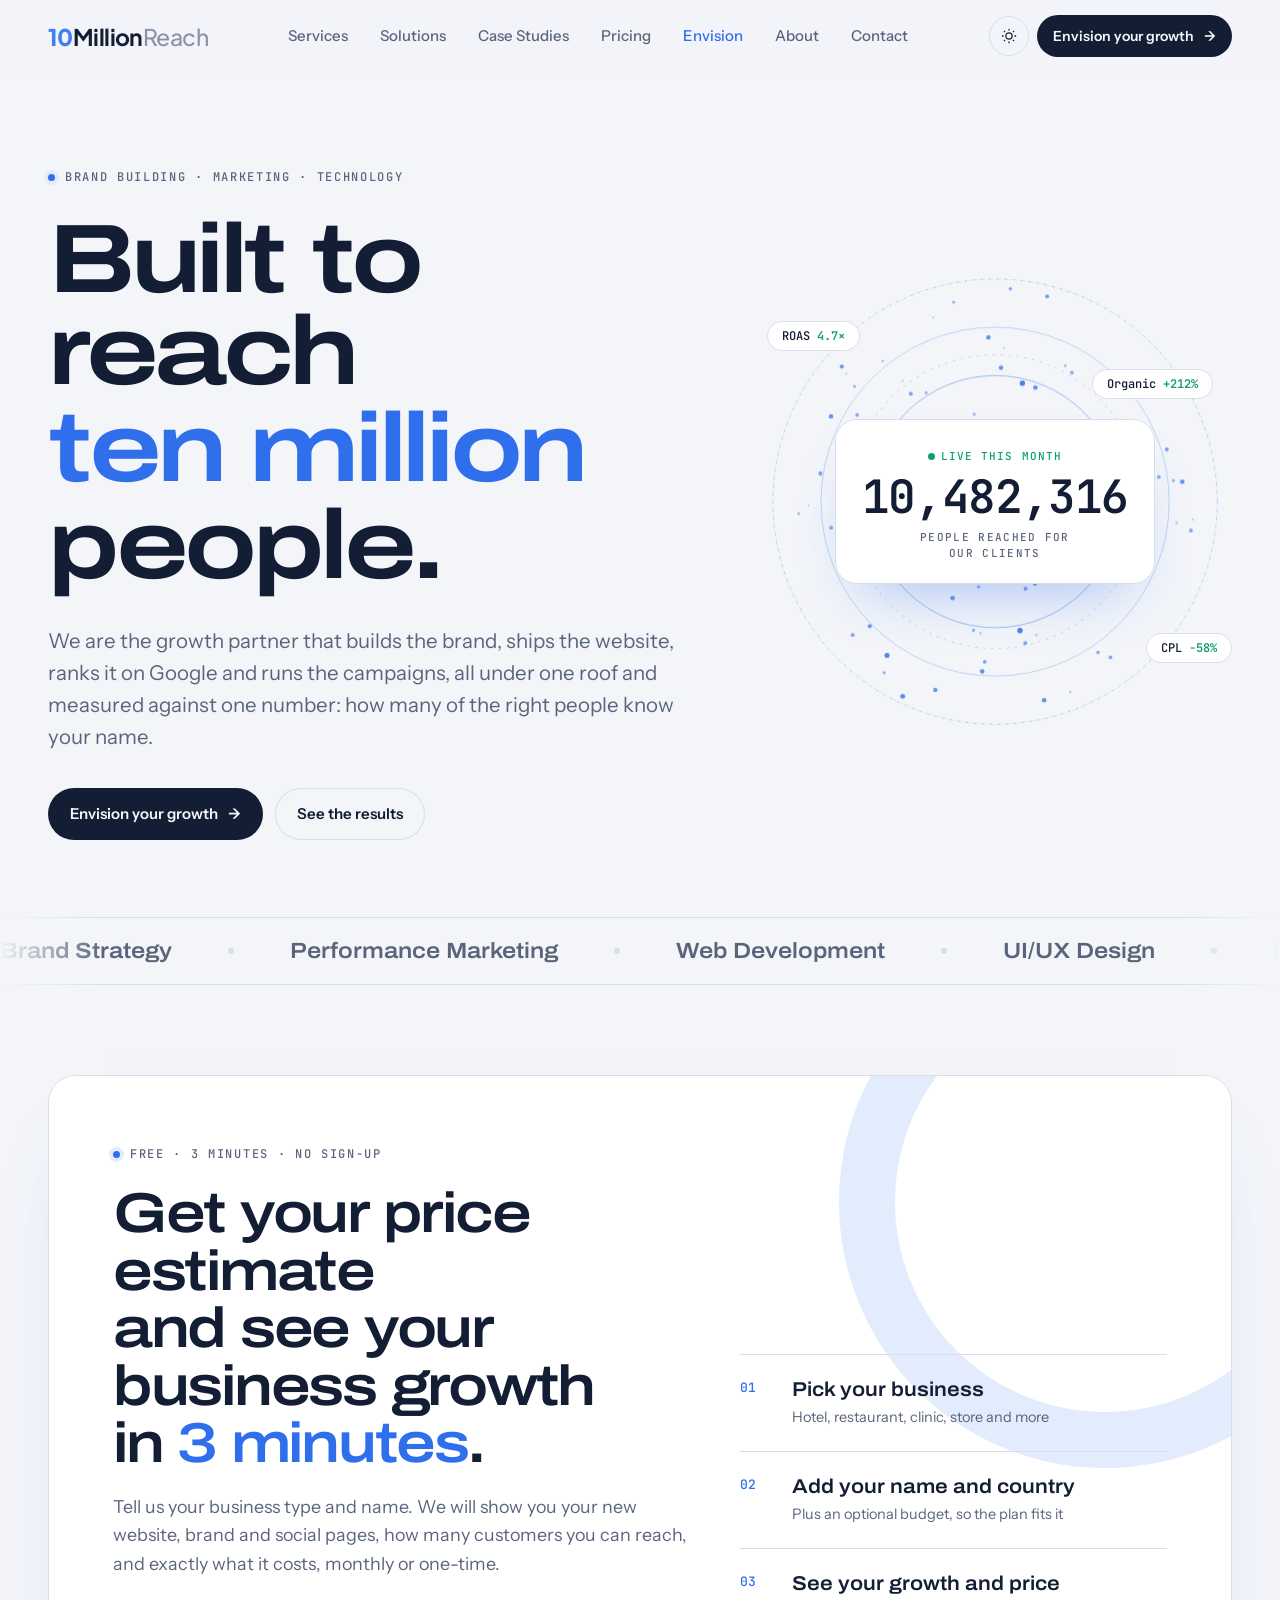
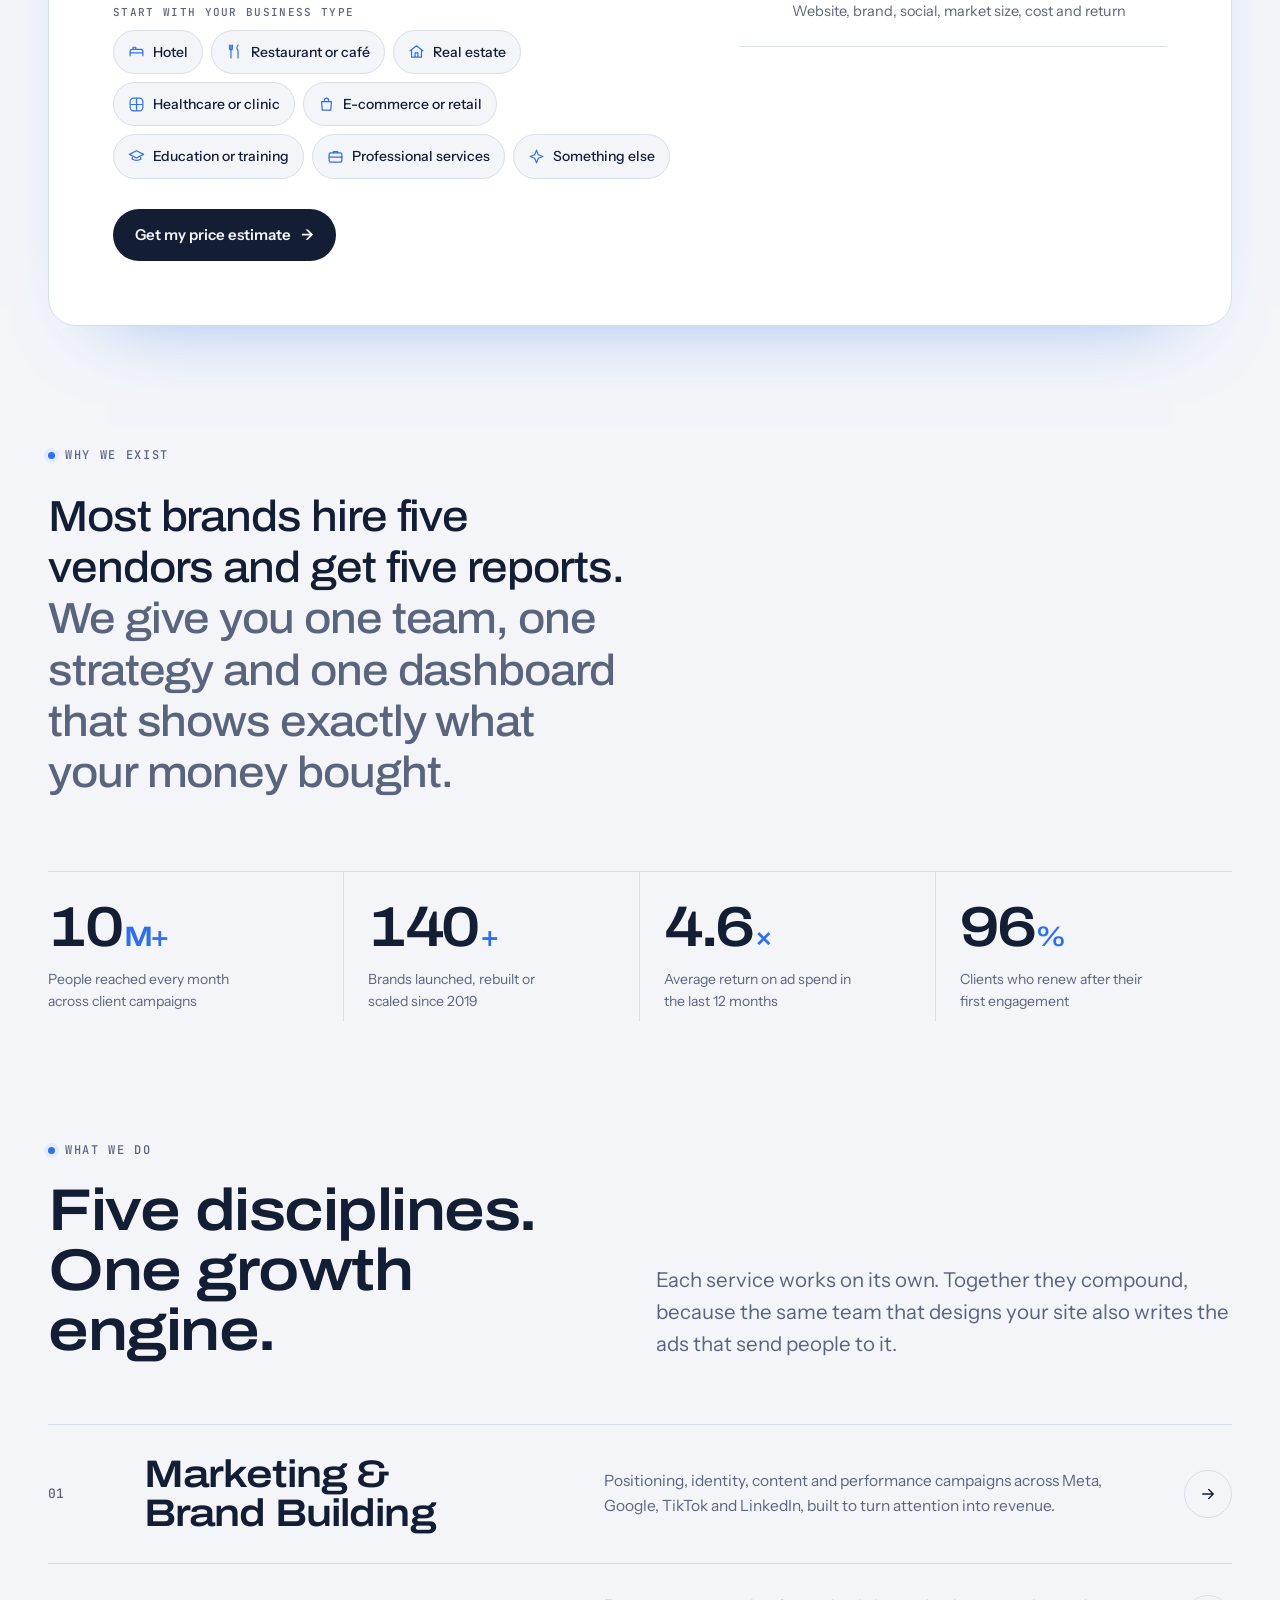
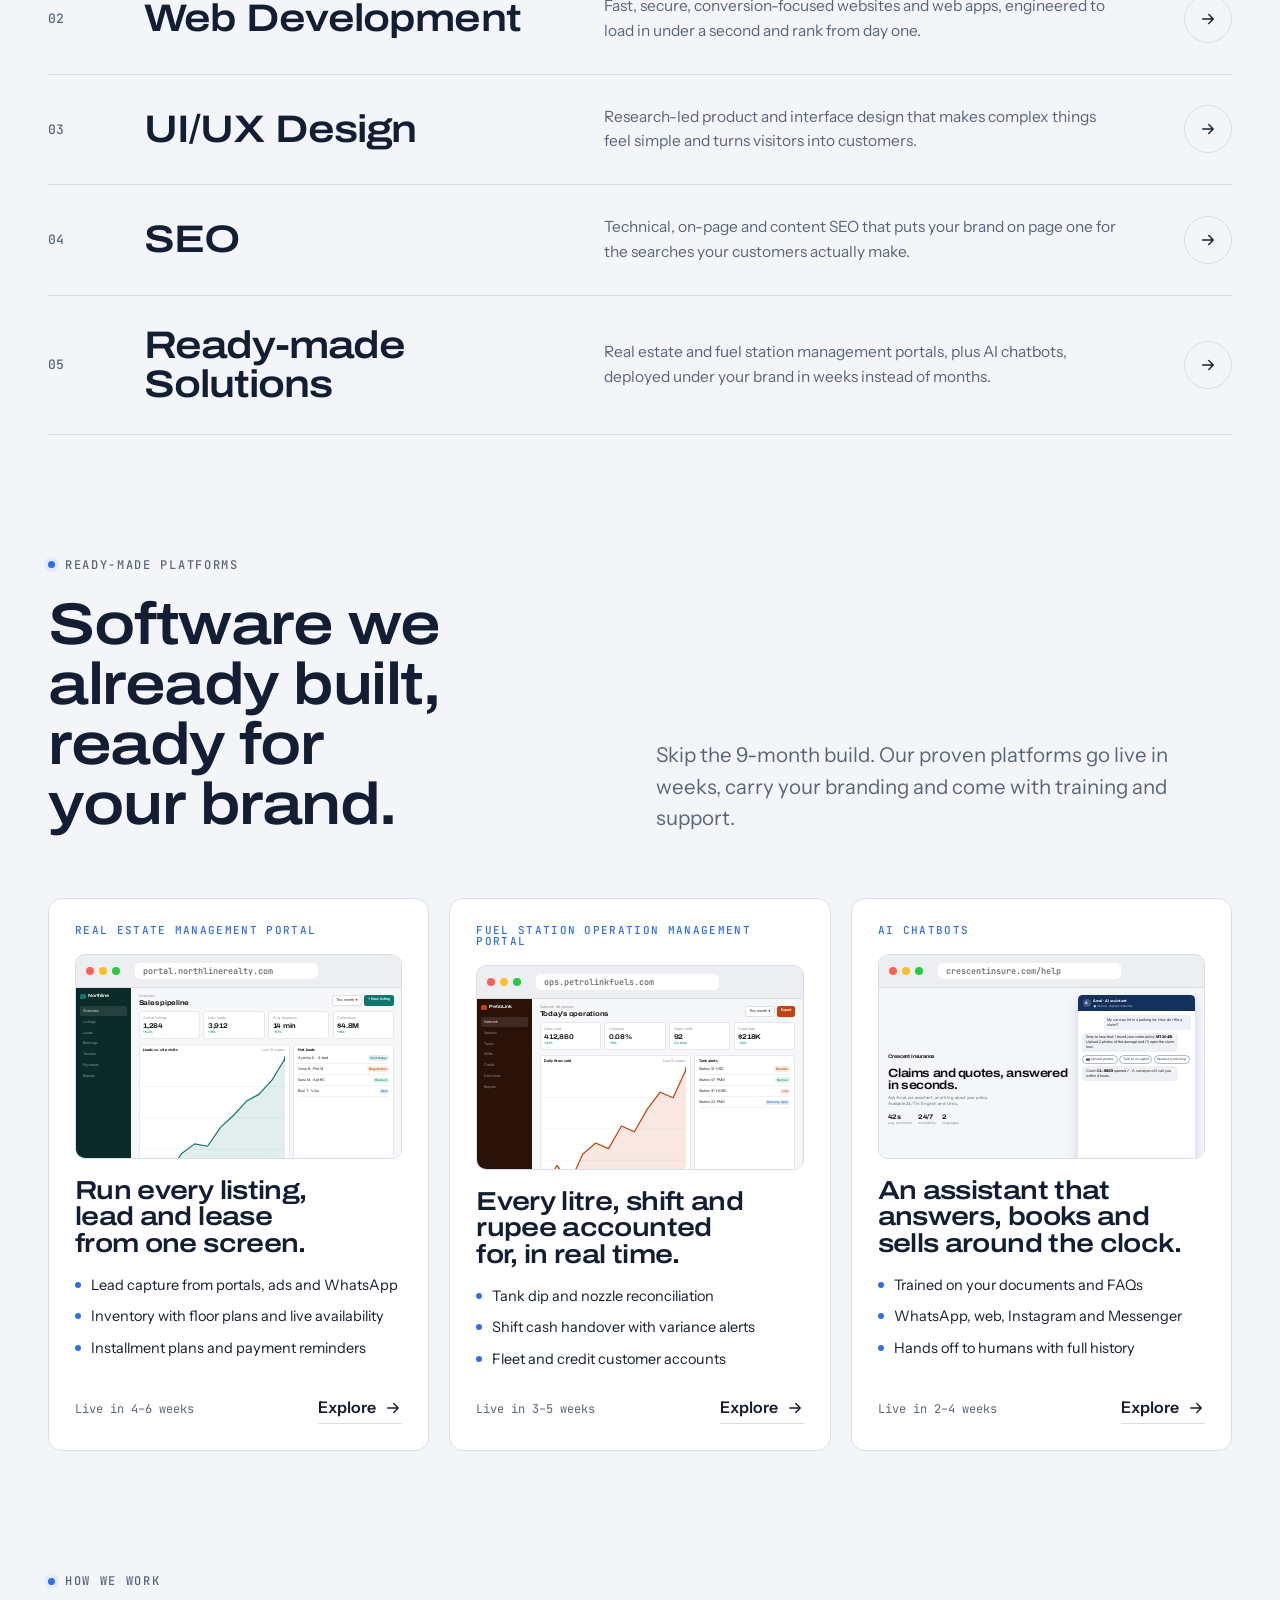
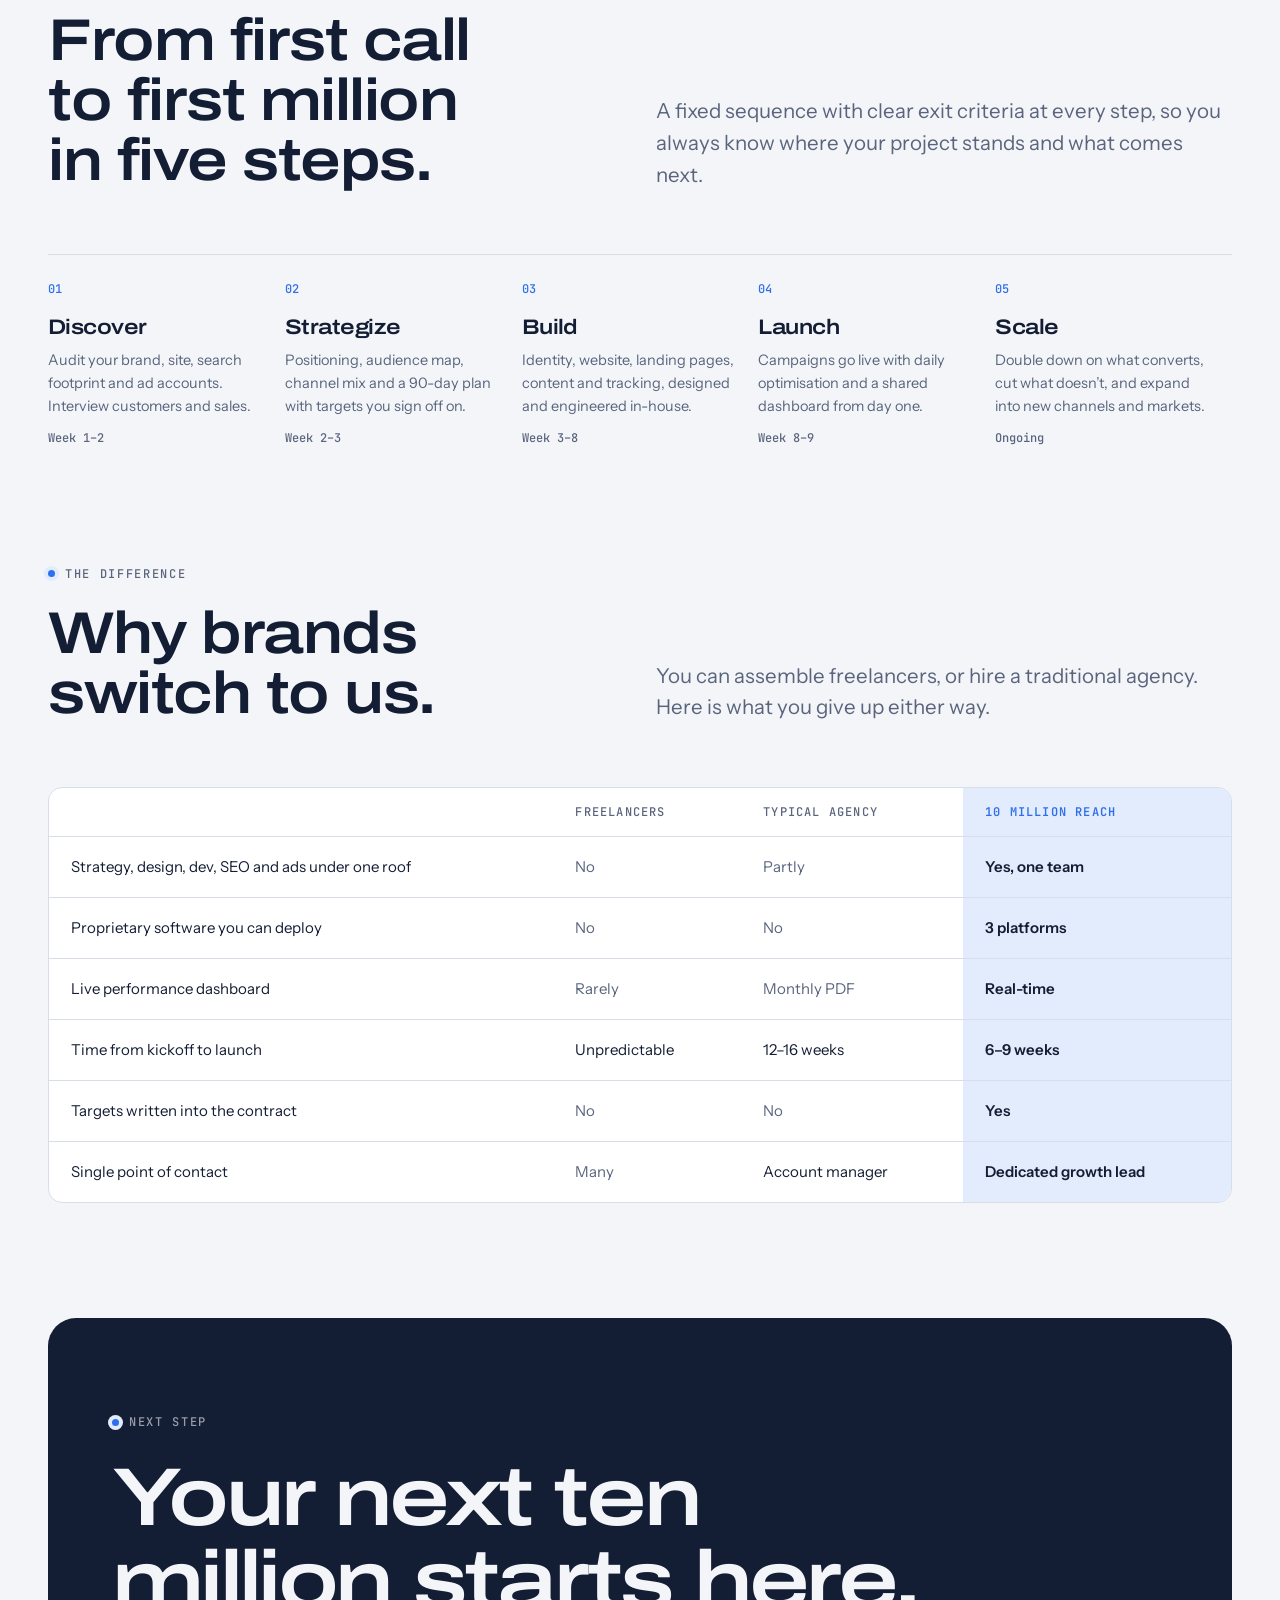
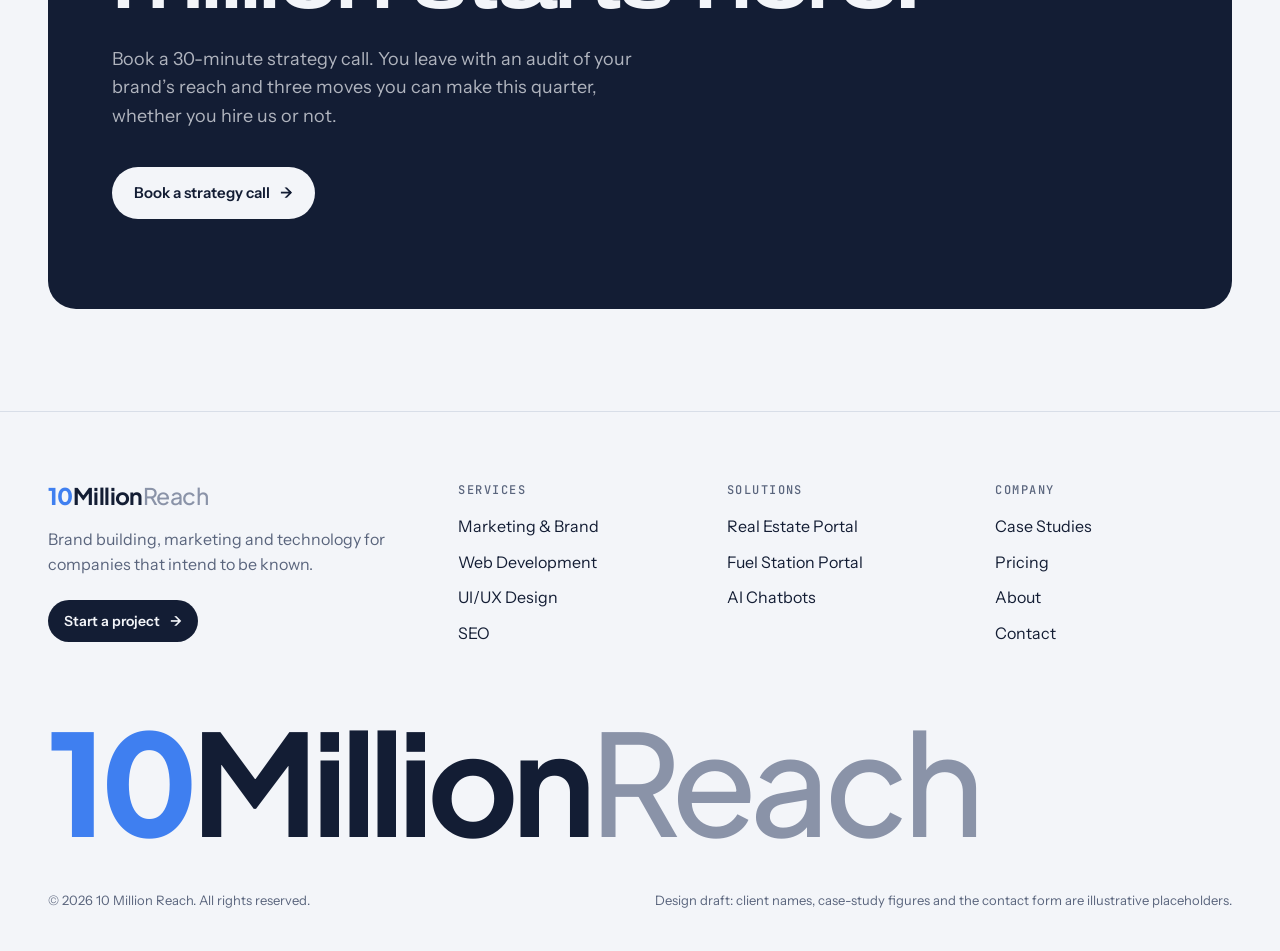
<file: index.html>
<!doctype html>
<html lang="en">
<head>
<meta charset="utf-8">
<meta name="viewport" content="width=device-width, initial-scale=1, viewport-fit=cover">
<title>10 Million Reach | Brand Building, Marketing, Web Development & SEO</title>
<meta name="description" content="10 Million Reach builds brands, websites and marketing that reach millions. Marketing, web development, UI/UX, SEO, AI chatbots and ready-made portals for real estate and fuel stations.">
<meta name="theme-color" content="#131D34">
<link rel="canonical" href="https://10millionreach.com/">
<link rel="icon" href="[data-uri]" type="image/svg+xml">
<link rel="apple-touch-icon" href="apple-touch-icon.png">
<meta property="og:type" content="website">
<meta property="og:site_name" content="10 Million Reach">
<meta property="og:title" content="10 Million Reach | Built to reach ten million people">
<meta property="og:description" content="One team for your brand, website, SEO and marketing. Plans from $0 upfront.">
<meta property="og:url" content="https://10millionreach.com/">
<meta property="og:image" content="https://10millionreach.com/og-image.png">
<meta name="twitter:card" content="summary_large_image">
<link rel="preconnect" href="https://fonts.googleapis.com">
<link rel="preconnect" href="https://fonts.gstatic.com" crossorigin>
<link rel="stylesheet" href="https://fonts.googleapis.com/css2?family=Archivo:wdth,wght@62..125,300..900&family=Instrument+Sans:wght@400;500;600&family=JetBrains+Mono:wght@400;500&family=Plus+Jakarta+Sans:wght@500;600;700;800&display=swap">
<style>
/* 10 Million Reach — site styles */
:root{box-sizing:border-box;padding-top:env(safe-area-inset-top,0px);padding-bottom:env(safe-area-inset-bottom,0px)}
html{scroll-padding-top:calc(80px + env(safe-area-inset-top,0px))}
body{margin:0;padding:0}
img{max-width:100%}
[hidden]{display:none!important}
/* Layout: wide-set grotesk headlines on a cool paper ground; one cobalt "reach" accent; concentric-ring motif = signal spreading outward. Single-page app with hash-routed views. */
:root{
  --paper:#F3F5F9; --surface:#FFFFFF; --sunk:#E8ECF3; --ink:#131D34; --muted:#5A657D; --line:#D8DEE8;
  --accent:#2F6FEB; --accent-ink:#FFFFFF; --accent-soft:#E2ECFD; --signal:#FFB21E;
  --logo-a:#3F7FF0; --logo-b:#131D34; --logo-c:#8A93A8; --f-logo:"Plus Jakarta Sans","Segoe UI",system-ui,sans-serif;
  --good:#0E9F6E; --bad:#D9443A;
  --f-display:"Archivo","Helvetica Neue",Arial,sans-serif;
  --f-body:"Instrument Sans","Segoe UI",system-ui,sans-serif;
  --f-mono:"JetBrains Mono",ui-monospace,Menlo,Consolas,monospace;
  --gut:clamp(16px,4vw,48px); --max:1280px; --r:14px;
  --ease:cubic-bezier(.2,.7,.1,1);
}
@media (prefers-color-scheme:dark){:root:not([data-theme="light"]){
  --paper:#0E1628; --surface:#131D34; --sunk:#1A2540; --ink:#EEF2F8; --muted:#9AA6BE; --line:#26324D;
  --accent:#6EA2FB; --accent-ink:#0E1628; --accent-soft:#1B2A4D; --logo-a:#6EA2FB; --logo-b:#FFFFFF; --logo-c:#A7AFC2; --signal:#FFC24D; --good:#34D399; --bad:#F87171; color-scheme:dark}}
:root[data-theme="dark"]{
  --paper:#0E1628; --surface:#131D34; --sunk:#1A2540; --ink:#EEF2F8; --muted:#9AA6BE; --line:#26324D;
  --accent:#6EA2FB; --accent-ink:#0E1628; --accent-soft:#1B2A4D; --logo-a:#6EA2FB; --logo-b:#FFFFFF; --logo-c:#A7AFC2; --signal:#FFC24D; --good:#34D399; --bad:#F87171; color-scheme:dark}

*{box-sizing:border-box}
html{scroll-behavior:smooth}
body{background:var(--paper);color:var(--ink);font:16px/1.6 var(--f-body);-webkit-font-smoothing:antialiased;overflow-x:hidden}
a{color:inherit;text-decoration:none}
button{font:inherit;color:inherit;cursor:pointer}
::selection{background:var(--accent);color:var(--accent-ink)}
:focus-visible{outline:2px solid var(--accent);outline-offset:3px;border-radius:4px}
.wrap{max-width:var(--max);margin:0 auto;padding-inline:var(--gut)}
h1,h2,h3,h4{font-family:var(--f-display);font-stretch:118%;font-weight:600;letter-spacing:-.025em;line-height:1.02;margin:0;text-wrap:balance}
p{margin:0}
.eyebrow{font:500 12px/1 var(--f-mono);letter-spacing:.14em;text-transform:uppercase;color:var(--muted);display:inline-flex;align-items:center;gap:10px}
.eyebrow::before{content:"";width:7px;height:7px;border-radius:50%;background:var(--accent);box-shadow:0 0 0 4px var(--accent-soft)}
.lead{font-size:clamp(18px,1.6vw,21px);line-height:1.55;color:var(--muted);max-width:60ch}
.mono{font-family:var(--f-mono)}
.tnum{font-variant-numeric:tabular-nums}
.muted{color:var(--muted)}

/* ---------- Header ---------- */
.hdr{position:sticky;top:env(safe-area-inset-top,0px);z-index:50;background:color-mix(in srgb,var(--paper) 82%,transparent);backdrop-filter:saturate(1.4) blur(14px);-webkit-backdrop-filter:saturate(1.4) blur(14px);border-bottom:1px solid transparent;transition:border-color .3s}
.hdr.scrolled{border-bottom-color:var(--line)}
.hdr .wrap{display:flex;align-items:center;justify-content:space-between;height:72px;gap:20px}
.logo{display:inline-flex;align-items:center;white-space:nowrap;font:700 23px/1 var(--f-logo);letter-spacing:-.025em;color:var(--logo-b)}
.wm .a{color:var(--logo-a);font-weight:800}.wm .b{color:var(--logo-b);font-weight:700}.wm .c{color:var(--logo-c);font-weight:500}
.logo .wm{transition:letter-spacing .4s var(--ease)}.logo:hover .wm{letter-spacing:-.005em}
.logo svg{width:30px;height:30px;flex:none}
.logo .ring{transform-origin:16px 16px;animation:ring 3.2s var(--ease) infinite}
.logo .ring.r2{animation-delay:1.6s}
@keyframes ring{0%{transform:scale(.4);opacity:1}100%{transform:scale(1);opacity:0}}
.nav{display:flex;align-items:center;gap:4px}
.nav a{position:relative;padding:8px 14px;font-size:15px;font-weight:500;color:var(--muted);border-radius:999px;transition:color .2s}
.nav a:hover,.nav a.on{color:var(--ink)}
.nav a::after{content:"";position:absolute;left:14px;right:14px;bottom:4px;height:1.5px;background:var(--accent);transform:scaleX(0);transform-origin:right;transition:transform .35s var(--ease)}
.nav a:hover::after,.nav a.on::after{transform:scaleX(1);transform-origin:left}
.hdr-cta{display:flex;align-items:center;gap:8px}
.icon-btn{width:40px;height:40px;border-radius:50%;border:1px solid var(--line);background:transparent;display:grid;place-items:center;transition:background .2s,border-color .2s}
.icon-btn:hover{background:var(--surface);border-color:var(--ink)}
.icon-btn svg{width:18px;height:18px}
.burger{display:none}

/* ---------- Buttons ---------- */
.btn{--bg:var(--ink);--fg:var(--paper);position:relative;display:inline-flex;align-items:center;gap:10px;padding:14px 22px;border-radius:999px;background:var(--bg);color:var(--fg);font-weight:600;font-size:15px;border:0;overflow:hidden;isolation:isolate;transition:transform .35s var(--ease)}
.btn::before{content:"";position:absolute;inset:0;background:var(--accent);transform:translateY(101%);border-radius:inherit;transition:transform .45s var(--ease);z-index:-1}
.btn:hover::before{transform:translateY(0)}
.btn:hover{color:var(--accent-ink)}
.btn .arr{display:inline-block;transition:transform .35s var(--ease)}
.btn:hover .arr{transform:translateX(4px) rotate(-45deg)}
.btn.ghost{--bg:transparent;--fg:var(--ink);box-shadow:inset 0 0 0 1px var(--line)}
.btn.sm{padding:10px 16px;font-size:14px}
.link-arrow{display:inline-flex;align-items:center;gap:8px;font-weight:600;border-bottom:1.5px solid var(--line);padding-bottom:3px;transition:border-color .3s,gap .3s}
.link-arrow:hover{border-color:var(--accent);gap:14px}

/* ---------- Views ---------- */
.view{animation:viewIn .6s var(--ease)}
@keyframes viewIn{from{opacity:.0;transform:translateY(14px)}to{opacity:1;transform:none}}
section{padding-block:clamp(64px,9vw,128px)}
.sec-head{display:grid;grid-template-columns:1fr 1fr;gap:32px;align-items:end;margin-bottom:clamp(36px,5vw,64px)}
.sec-head h2{font-size:clamp(34px,4.6vw,64px)}
.sec-head .lead{justify-self:end}
.rv{transition:transform .9s var(--ease),opacity .9s var(--ease)}
.rv.pre{transform:translateY(28px);opacity:.35}

/* ---------- Hero ---------- */
.hero{padding-block:clamp(40px,7vw,96px) clamp(48px,6vw,80px);position:relative}
.hero-grid{display:grid;grid-template-columns:1.25fr .9fr;gap:clamp(24px,4vw,64px);align-items:center}
.hero h1{font-size:clamp(46px,7.6vw,118px);font-stretch:125%;font-weight:650;letter-spacing:-.045em;line-height:.94}
.hero h1 .line{display:block;overflow:hidden;padding-bottom:.06em}
.hero h1 .line>span{display:inline-block;animation:rise 1s var(--ease) both}
.hero h1 .line:nth-child(2)>span{animation-delay:.08s}
.hero h1 .line:nth-child(3)>span{animation-delay:.16s}
@keyframes rise{from{transform:translateY(105%)}to{transform:none}}
.hero h1 em{font-style:normal;color:var(--accent)}
.hero .lead{margin-top:28px;animation:fade 1s .35s var(--ease) both}
.hero-actions{display:flex;flex-wrap:wrap;gap:12px;margin-top:36px;animation:fade 1s .45s var(--ease) both}
@keyframes fade{from{opacity:.0;transform:translateY(10px)}to{opacity:1;transform:none}}
.meter{position:relative;aspect-ratio:1;max-width:520px;width:100%;justify-self:end;display:grid;place-items:center}
.meter canvas{position:absolute;inset:0;width:100%;height:100%}
.meter-core{position:relative;text-align:center;background:var(--surface);border:1px solid var(--line);border-radius:22px;padding:22px 26px;box-shadow:0 30px 60px -30px color-mix(in srgb,var(--accent) 45%,transparent)}
.meter-core .n{font:600 clamp(30px,3.6vw,46px)/1 var(--f-mono);letter-spacing:-.03em;font-variant-numeric:tabular-nums}
.meter-core .l{font:500 11px/1.4 var(--f-mono);letter-spacing:.12em;text-transform:uppercase;color:var(--muted);margin-top:10px}
.meter-core .live{display:inline-flex;align-items:center;gap:6px;color:var(--good);font:500 11px/1 var(--f-mono);letter-spacing:.1em;text-transform:uppercase;margin-bottom:12px}
.meter-core .live i{width:7px;height:7px;border-radius:50%;background:currentColor;animation:blink 1.4s infinite}
@keyframes blink{50%{opacity:.25}}
.chip-float{position:absolute;background:var(--surface);border:1px solid var(--line);border-radius:999px;padding:8px 14px;font:500 12px/1 var(--f-mono);white-space:nowrap;animation:bob 6s ease-in-out infinite;box-shadow:0 10px 30px -15px rgba(0,0,0,.25)}
.chip-float b{color:var(--good);font-weight:600}
.chip-float.c1{top:12%;left:2%}.chip-float.c2{bottom:16%;right:0;animation-delay:-2s}.chip-float.c3{top:22%;right:4%;animation-delay:-4s}
@keyframes bob{50%{transform:translateY(-10px)}}

/* ---------- Marquee ---------- */
.marquee{border-block:1px solid var(--line);overflow:hidden;padding-block:22px;mask-image:linear-gradient(90deg,transparent,#000 8%,#000 92%,transparent)}
.marquee .track{display:flex;gap:56px;width:max-content;animation:marq 38s linear infinite}
.marquee:hover .track{animation-play-state:paused}
.marquee span{font:600 22px/1 var(--f-display);font-stretch:112%;color:var(--muted);white-space:nowrap;display:flex;align-items:center;gap:56px;transition:color .2s}
.marquee span:hover{color:var(--ink)}
.marquee span::after{content:"";width:6px;height:6px;border-radius:50%;background:var(--line)}
@keyframes marq{to{transform:translateX(-50%)}}

/* ---------- Statement + stats ---------- */
.statement{font:500 clamp(26px,3.4vw,46px)/1.18 var(--f-display);font-stretch:108%;letter-spacing:-.025em;max-width:22ch;text-wrap:balance}
.statement .dim{color:var(--muted)}
.stats{display:grid;grid-template-columns:repeat(4,1fr);border-top:1px solid var(--line);margin-top:clamp(40px,6vw,72px)}
.stat{padding:28px 24px 8px 0;border-right:1px solid var(--line);padding-left:24px}
.stat:first-child{padding-left:0}
.stat:last-child{border-right:0}
.stat .v{font:600 clamp(38px,4.4vw,64px)/1 var(--f-display);font-stretch:118%;letter-spacing:-.04em;font-variant-numeric:tabular-nums}
.stat .v small{font-size:.5em;color:var(--accent);margin-left:2px}
.stat .k{font-size:14px;color:var(--muted);margin-top:12px;max-width:22ch}

/* ---------- Service rows ---------- */
.svc-list{border-top:1px solid var(--line)}
.svc-row{position:relative;display:grid;grid-template-columns:72px 1.1fr 1.4fr 48px;gap:24px;align-items:center;padding:30px 0;border-bottom:1px solid var(--line);isolation:isolate;transition:padding .45s var(--ease),color .3s}
.svc-row::before{content:"";position:absolute;inset:0 calc(var(--gut) * -1);background:var(--ink);transform:scaleY(0);transform-origin:bottom;transition:transform .5s var(--ease);z-index:-1}
.svc-row:hover{color:var(--paper);padding-inline:12px}
.svc-row:hover::before{transform:scaleY(1);transform-origin:top}
.svc-row .ix{font:500 13px/1 var(--f-mono);color:var(--muted)}
.svc-row:hover .ix,.svc-row:hover p{color:color-mix(in srgb,var(--paper) 65%,transparent)}
.svc-row h3{font-size:clamp(26px,3vw,42px);transition:transform .45s var(--ease)}
.svc-row p{color:var(--muted);font-size:15.5px;max-width:52ch}
.svc-row .go{width:48px;height:48px;border-radius:50%;border:1px solid var(--line);display:grid;place-items:center;transition:transform .45s var(--ease),background .3s,border-color .3s}
.svc-row:hover .go{background:var(--accent);border-color:var(--accent);color:var(--accent-ink);transform:rotate(-45deg)}

/* ---------- Product cards ---------- */
.prod-grid{display:grid;grid-template-columns:repeat(3,1fr);gap:20px}
.prod{position:relative;background:var(--surface);border:1px solid var(--line);border-radius:var(--r);padding:26px;display:flex;flex-direction:column;gap:18px;transition:transform .5s var(--ease),box-shadow .5s var(--ease),border-color .3s;overflow:hidden;min-width:0}
.prod:hover{transform:translateY(-6px);border-color:color-mix(in srgb,var(--accent) 50%,var(--line));box-shadow:0 30px 60px -30px color-mix(in srgb,var(--accent) 50%,transparent)}
.prod .tag{font:500 11px/1 var(--f-mono);letter-spacing:.12em;text-transform:uppercase;color:var(--accent)}
.prod h3{font-size:26px}
.prod p{color:var(--muted);font-size:15px}
.prod .screen{border-radius:10px;background:var(--sunk);border:1px solid var(--line);aspect-ratio:16/10;overflow:hidden;position:relative}
.prod .screen>div{transition:transform .8s var(--ease)}
.prod:hover .screen>div{transform:scale(1.04)}
.prod ul{list-style:none;margin:0;padding:0;display:grid;gap:8px;font-size:14.5px}
.prod li{display:flex;gap:10px;align-items:baseline}
.prod li::before{content:"";flex:none;width:6px;height:6px;border-radius:50%;background:var(--accent);transform:translateY(-2px)}
.prod .foot{margin-top:auto;display:flex;justify-content:space-between;align-items:center;padding-top:6px}

/* ---------- Case cards ---------- */
.case-grid{display:grid;grid-template-columns:repeat(2,1fr);gap:clamp(20px,3vw,40px)}
.case-card{display:flex;flex-direction:column;gap:18px;cursor:none;min-width:0}
.case-card .thumb{position:relative;border-radius:var(--r);overflow:hidden;aspect-ratio:4/3;background:var(--cc);isolation:isolate}
.case-card .thumb .mk{width:auto;position:absolute;inset:10% 9% -6% 9%;transition:transform .9s var(--ease);box-shadow:0 30px 60px -20px rgba(0,0,0,.45);border-radius:10px;overflow:hidden}
.case-card:hover .thumb .mk{transform:translateY(-4%) scale(1.03)}
.case-card .thumb .big{position:absolute;left:22px;top:18px;font:600 13px/1 var(--f-mono);color:#fff;letter-spacing:.08em;text-transform:uppercase;opacity:.9;z-index:2}
.case-card .meta{display:flex;justify-content:space-between;gap:16px;align-items:start}
.case-card h3{font-size:clamp(22px,2.2vw,30px);transition:color .3s}
.case-card:hover h3{color:var(--accent)}
.case-card .res{font:600 13px/1.2 var(--f-mono);color:var(--good);white-space:nowrap;text-align:right}
.case-card .tags{display:flex;flex-wrap:wrap;gap:6px}
.pill{font:500 12px/1 var(--f-body);padding:7px 11px;border-radius:999px;border:1px solid var(--line);color:var(--muted);white-space:nowrap}
.cursor{position:fixed;left:0;top:0;width:92px;height:92px;margin:-46px 0 0 -46px;border-radius:50%;background:var(--accent);color:var(--accent-ink);display:grid;place-items:center;font:600 13px/1 var(--f-body);pointer-events:none;z-index:100;transform:scale(0);transition:transform .35s var(--ease)}
.cursor.on{transform:scale(1)}
@media (hover:none){.case-card{cursor:pointer}.cursor{display:none}}

/* ---------- Process ---------- */
.process{display:grid;grid-template-columns:repeat(5,1fr);gap:0;border-top:1px solid var(--line);counter-reset:p}
.step{padding:28px 22px 0 0;position:relative}
.step::before{counter-increment:p;content:"0" counter(p);font:500 12px/1 var(--f-mono);color:var(--accent);display:block;margin-bottom:22px}
.step::after{content:"";position:absolute;top:-1px;left:0;height:2px;width:0;background:var(--accent);transition:width 1s var(--ease)}
.step:hover::after{width:100%}
.step h4{font-size:21px;margin-bottom:10px}
.step p{font-size:14.5px;color:var(--muted)}
.step .wk{font:500 12px/1 var(--f-mono);color:var(--muted);margin-top:14px;display:block}

/* ---------- Compare table ---------- */
.cmp-wrap{overflow-x:auto;border:1px solid var(--line);border-radius:var(--r);background:var(--surface)}
.cmp{width:100%;border-collapse:collapse;min-width:680px;font-size:15px}
.cmp th,.cmp td{padding:18px 22px;text-align:left;border-bottom:1px solid var(--line)}
.cmp tr:last-child td{border-bottom:0}
.cmp thead th{font:500 12px/1 var(--f-mono);letter-spacing:.1em;text-transform:uppercase;color:var(--muted)}
.cmp th.us,.cmp td.us{background:var(--accent-soft);color:var(--ink);font-weight:600}
.cmp thead th.us{color:var(--accent)}
.cmp td .y{color:var(--good)}.cmp td .n{color:var(--muted)}
.cmp tbody tr{transition:background .2s}
.cmp tbody tr:hover td:not(.us){background:var(--sunk)}

/* ---------- CTA band ---------- */
.cta{background:var(--ink);color:var(--paper);border-radius:28px;padding:clamp(40px,7vw,96px) clamp(24px,5vw,72px);position:relative;overflow:hidden;isolation:isolate}
.cta canvas{position:absolute;inset:0;width:100%;height:100%;z-index:-1;opacity:.55}
.cta h2{font-size:clamp(38px,6.4vw,96px);font-stretch:125%;letter-spacing:-.045em;max-width:14ch}
.cta p{color:color-mix(in srgb,var(--paper) 70%,transparent);max-width:46ch;margin-top:22px;font-size:18px}
.cta .btn{--bg:var(--paper);--fg:var(--ink);margin-top:36px}

/* ---------- Footer ---------- */
footer{padding-block:72px 40px;border-top:1px solid var(--line);margin-top:clamp(64px,8vw,120px)}
.foot-grid{display:grid;grid-template-columns:1.6fr repeat(3,1fr);gap:32px}
.foot-grid h5{font:500 12px/1 var(--f-mono);letter-spacing:.12em;text-transform:uppercase;color:var(--muted);margin:0 0 18px}
.foot-grid ul{list-style:none;padding:0;margin:0;display:grid;gap:10px}
.foot-grid a{transition:color .2s}.foot-grid a:hover{color:var(--accent)}
.foot-big{font:700 clamp(40px,11vw,168px)/1 var(--f-logo);letter-spacing:-.045em;padding-bottom:.08em;margin-top:64px;color:var(--ink);white-space:nowrap;overflow:hidden}

.foot-legal{display:flex;flex-wrap:wrap;justify-content:space-between;gap:12px;margin-top:28px;font-size:13px;color:var(--muted)}

/* ---------- Page heads ---------- */
.page-head{padding-block:clamp(48px,8vw,112px) clamp(32px,4vw,56px)}
.page-head h1{font-size:clamp(44px,7vw,108px);font-stretch:125%;letter-spacing:-.045em;line-height:.95;margin-top:22px;max-width:16ch}
.page-head .lead{margin-top:26px}

/* ---------- Services page ---------- */
.svc-block{display:grid;grid-template-columns:.9fr 1.1fr;gap:clamp(28px,5vw,80px);padding-block:clamp(48px,6vw,88px);border-top:1px solid var(--line)}
.svc-block .side{position:sticky;top:110px;align-self:start}
.svc-block .side .ix{font:500 13px/1 var(--f-mono);color:var(--accent)}
.svc-block h2{font-size:clamp(34px,4.2vw,58px);margin-top:16px}
.svc-block .side p{color:var(--muted);margin-top:18px;max-width:42ch}
.svc-block .side .kpi{display:flex;gap:28px;margin-top:28px}
.svc-block .side .kpi b{display:block;font:600 30px/1 var(--f-display);font-stretch:118%;letter-spacing:-.03em}
.svc-block .side .kpi span{font-size:13px;color:var(--muted)}
.sub-grid{display:grid;grid-template-columns:repeat(2,1fr);gap:14px}
.sub{background:var(--surface);border:1px solid var(--line);border-radius:12px;padding:22px;transition:border-color .3s,transform .4s var(--ease)}
.sub:hover{border-color:var(--ink);transform:translateY(-3px)}
.sub h4{font-size:18px;font-stretch:108%;margin-bottom:8px}
.sub p{font-size:14.5px;color:var(--muted)}
.stack{display:flex;flex-wrap:wrap;gap:8px;margin-top:20px}
.stack .pill{font-family:var(--f-mono);font-size:11.5px}
.faq{border-top:1px solid var(--line)}
.faq details{border-bottom:1px solid var(--line)}
.faq summary{list-style:none;display:flex;justify-content:space-between;gap:20px;padding:24px 0;cursor:pointer;font:600 clamp(18px,1.8vw,22px)/1.3 var(--f-display);font-stretch:108%}
.faq summary::-webkit-details-marker{display:none}
.faq summary i{flex:none;width:26px;height:26px;border-radius:50%;border:1px solid var(--line);position:relative;transition:transform .4s var(--ease),background .3s}
.faq summary i::before,.faq summary i::after{content:"";position:absolute;left:50%;top:50%;width:10px;height:1.5px;background:currentColor;transform:translate(-50%,-50%)}
.faq summary i::after{transform:translate(-50%,-50%) rotate(90deg)}
.faq details[open] summary i{transform:rotate(45deg);background:var(--accent);color:var(--accent-ink);border-color:var(--accent)}
.faq details p{padding:0 0 26px;color:var(--muted);max-width:70ch}

/* ---------- Solutions page ---------- */
.sol{display:grid;grid-template-columns:1fr 1.15fr;gap:clamp(28px,5vw,72px);align-items:center;padding-block:clamp(48px,6vw,96px);border-top:1px solid var(--line)}
.sol:nth-of-type(even) .sol-media{order:-1}
.sol h2{font-size:clamp(34px,4.4vw,60px);margin-top:16px}
.sol .lead{margin-top:18px;font-size:18px}
.mods{display:grid;grid-template-columns:repeat(2,1fr);gap:10px 24px;margin-top:28px;list-style:none;padding:0}
.mods li{font-size:15px;padding:12px 0;border-top:1px solid var(--line);display:flex;gap:10px}
.mods li b{font:500 12px/1.9 var(--f-mono);color:var(--accent)}
.sol-media{border-radius:20px;background:var(--sunk);border:1px solid var(--line);padding:clamp(14px,3vw,36px);min-width:0}
.sol-media .mk{border-radius:10px;overflow:hidden;box-shadow:0 40px 80px -40px rgba(0,0,0,.45);transition:transform .8s var(--ease)}
.sol-media:hover .mk{transform:perspective(1200px) rotateX(3deg) rotateY(-4deg) scale(1.01)}
.sol .row{display:flex;flex-wrap:wrap;gap:12px;margin-top:32px}

/* ---------- Work filters ---------- */
.filters{display:flex;flex-wrap:wrap;gap:8px;margin-bottom:40px}
.filters button{padding:10px 16px;border-radius:999px;border:1px solid var(--line);background:transparent;font-size:14px;font-weight:500;transition:all .25s}
.filters button:hover{border-color:var(--ink)}
.filters button.on{background:var(--ink);color:var(--paper);border-color:var(--ink)}
.filters button span{font-family:var(--f-mono);font-size:11px;opacity:.6;margin-left:6px}
.case-card.hide{display:none}

/* ---------- Case study ---------- */
.cs-hero{background:var(--cc);color:#fff;padding-block:clamp(48px,7vw,104px) 0;position:relative;overflow:hidden}
.cs-hero .back{display:inline-flex;gap:8px;align-items:center;font:500 13px/1 var(--f-mono);letter-spacing:.08em;text-transform:uppercase;opacity:.85;transition:gap .3s,opacity .3s}
.cs-hero .back:hover{gap:14px;opacity:1}
.cs-hero h1{font-size:clamp(38px,5.8vw,88px);font-stretch:122%;letter-spacing:-.04em;line-height:.98;max-width:18ch;margin-top:24px}
.cs-hero .cs-sum{font-size:clamp(17px,1.5vw,20px);opacity:.85;max-width:58ch;margin-top:24px}
.cs-meta{display:grid;grid-template-columns:repeat(4,1fr);gap:20px;margin-top:48px;padding-top:24px;border-top:1px solid rgba(255,255,255,.25)}
.cs-meta dt{font:500 11px/1 var(--f-mono);letter-spacing:.12em;text-transform:uppercase;opacity:.7;margin-bottom:10px}
.cs-meta dd{margin:0;font-weight:500;font-size:15px}
.cs-hero .mk-wrap{margin-top:56px;transform:translateY(12%);margin-bottom:-2%}
.cs-hero .mk-wrap .mk{border-radius:12px 12px 0 0;overflow:hidden;box-shadow:0 -20px 80px rgba(0,0,0,.35);max-width:1040px;margin:0 auto}
.cs-kpis{display:grid;grid-template-columns:repeat(4,1fr);gap:0;border:1px solid var(--line);border-radius:var(--r);background:var(--surface);margin-top:clamp(80px,10vw,140px);overflow:hidden}
.cs-kpis div{padding:28px 24px;border-right:1px solid var(--line)}
.cs-kpis div:last-child{border-right:0}
.cs-kpis b{display:block;font:600 clamp(34px,3.8vw,52px)/1 var(--f-display);font-stretch:118%;letter-spacing:-.04em;color:var(--ink)}
.cs-kpis span{display:block;margin-top:10px;font-size:14px;color:var(--muted)}
.cs-sec{display:grid;grid-template-columns:240px 1fr;gap:clamp(24px,5vw,80px);padding-block:clamp(48px,6vw,80px);border-bottom:1px solid var(--line)}
.cs-sec:has(+.next-case){border-bottom:0}
.cs-sec .lab{font:500 12px/1.4 var(--f-mono);letter-spacing:.12em;text-transform:uppercase;color:var(--muted);position:sticky;top:110px;align-self:start}
.cs-sec .lab b{display:block;color:var(--accent);font-weight:500;margin-bottom:8px}
.cs-sec .body{min-width:0}
.cs-sec .body>p{font-size:clamp(18px,1.6vw,22px);line-height:1.55;max-width:62ch}
.cs-sec .body>p+p{margin-top:18px}
.cs-sec .body>p.sm{font-size:16.5px;color:var(--muted)}
.pains{display:grid;grid-template-columns:repeat(3,1fr);gap:14px;margin-top:32px}
.pain{border:1px solid var(--line);border-radius:12px;padding:20px;background:var(--surface)}
.pain b{display:block;font:600 30px/1 var(--f-display);font-stretch:115%;color:var(--bad);letter-spacing:-.03em}
.pain span{display:block;font-size:14px;color:var(--muted);margin-top:10px}
.appr{display:grid;gap:0;margin-top:8px;border-top:1px solid var(--line)}
.appr .a{display:grid;grid-template-columns:56px 1fr;gap:16px;padding:22px 0;border-bottom:1px solid var(--line)}
.appr .a .n{font:500 13px/1.6 var(--f-mono);color:var(--accent)}
.appr .a h4{font-size:20px;font-stretch:108%;margin-bottom:6px}
.appr .a p{color:var(--muted);font-size:15.5px;max-width:64ch}
.deliv{display:grid;grid-template-columns:repeat(2,1fr);gap:0 32px;list-style:none;padding:0;margin:0}
.deliv li{display:flex;gap:14px;padding:16px 0;border-bottom:1px solid var(--line);font-size:16px}
.deliv li svg{flex:none;width:20px;height:20px;color:var(--accent);margin-top:2px}
.ba{position:relative;border-radius:16px;overflow:hidden;border:1px solid var(--line);background:var(--sunk);user-select:none;-webkit-user-select:none;touch-action:pan-y}
.ba .layer{display:block}
.ba .before{position:absolute;inset:0;clip-path:inset(0 calc(100% - var(--x,50%)) 0 0)}
.ba .handle{position:absolute;top:0;bottom:0;left:var(--x,50%);width:2px;background:#fff;transform:translateX(-1px);box-shadow:0 0 0 1px rgba(0,0,0,.15);pointer-events:none}
.ba .handle i{position:absolute;top:50%;left:50%;width:46px;height:46px;border-radius:50%;background:#fff;color:#0C0F16;transform:translate(-50%,-50%);display:grid;place-items:center;box-shadow:0 8px 24px rgba(0,0,0,.3);font-style:normal;font:600 14px/1 var(--f-mono)}
.ba .lbl{position:absolute;top:14px;font:600 11px/1 var(--f-mono);letter-spacing:.12em;text-transform:uppercase;padding:7px 10px;border-radius:6px;background:rgba(12,15,22,.78);color:#fff;pointer-events:none}
.ba .lbl.l{left:14px}.ba .lbl.r{right:14px;background:var(--accent);color:var(--accent-ink)}
.ba input{position:absolute;inset:0;width:100%;height:100%;opacity:0;cursor:ew-resize;margin:0}
.ba-note{display:flex;justify-content:space-between;gap:16px;margin-top:14px;font-size:14px;color:var(--muted);flex-wrap:wrap}
.bars{display:grid;gap:22px;margin-top:8px}
.bar-row .top{display:flex;justify-content:space-between;align-items:baseline;gap:12px;margin-bottom:10px;flex-wrap:wrap}
.bar-row .top b{font-weight:600}
.bar-row .top .d{font:600 13px/1 var(--f-mono)}
.bar-row .top .d.up{color:var(--good)}
.bar-track{display:grid;gap:6px}
.bar{display:grid;grid-template-columns:64px 1fr 92px;gap:12px;align-items:center;font:500 12px/1 var(--f-mono);color:var(--muted)}
.bar .t{height:12px;border-radius:3px;background:var(--sunk);overflow:hidden}
.bar .t i{display:block;height:100%;width:0;border-radius:3px;background:var(--muted);transition:width 1.4s var(--ease)}
.bar.af .t i{background:var(--accent)}
.bar .val{text-align:right;color:var(--ink);font-variant-numeric:tabular-nums}
.quote{font:500 clamp(22px,2.4vw,32px)/1.3 var(--f-display);font-stretch:106%;letter-spacing:-.02em;max-width:34ch}
.next-case{display:block;padding-block:clamp(56px,8vw,112px);border-top:1px solid var(--line);margin-top:clamp(40px,6vw,80px);position:relative}
.next-case .eyebrow{margin-bottom:22px}
.next-case h2{font-size:clamp(36px,6vw,92px);font-stretch:125%;letter-spacing:-.045em;transition:color .35s,transform .5s var(--ease)}
.next-case:hover h2{color:var(--accent);transform:translateX(14px)}

/* ---------- About ---------- */
.princ{display:grid;grid-template-columns:repeat(3,1fr);gap:20px}
.pr{border-top:2px solid var(--ink);padding-top:22px}
.pr h3{font-size:24px;margin-bottom:12px}
.pr p{color:var(--muted);font-size:15.5px}
.teams{display:grid;grid-template-columns:repeat(4,1fr);gap:14px}
.team{background:var(--surface);border:1px solid var(--line);border-radius:12px;padding:22px;display:flex;flex-direction:column;gap:18px;min-height:190px;transition:background .35s,color .35s}
.team:hover{background:var(--ink);color:var(--paper)}
.team:hover p{color:color-mix(in srgb,var(--paper) 65%,transparent)}
.team b{font:600 46px/1 var(--f-display);font-stretch:118%;letter-spacing:-.04em}
.team h4{font-size:18px;font-stretch:108%}
.team p{font-size:14px;color:var(--muted);margin-top:auto}

/* ---------- Contact ---------- */
.contact-grid{display:grid;grid-template-columns:1fr 1.2fr;gap:clamp(28px,5vw,80px)}
.cform{background:var(--surface);border:1px solid var(--line);border-radius:20px;padding:clamp(20px,3vw,40px);display:grid;gap:22px}
.cform .two{display:grid;grid-template-columns:1fr 1fr;gap:16px}
.fld{display:grid;gap:8px}
.fld label,.fld .lb{font:500 12px/1 var(--f-mono);letter-spacing:.1em;text-transform:uppercase;color:var(--muted)}
.fld input,.fld textarea{width:100%;font:inherit;font-size:16px;color:var(--ink);background:transparent;border:0;border-bottom:1.5px solid var(--line);padding:10px 0;border-radius:0;transition:border-color .25s}
.fld input:focus,.fld textarea:focus{outline:0;border-color:var(--accent)}
.fld textarea{resize:vertical;min-height:96px}
.chips{display:flex;flex-wrap:wrap;gap:8px}
.chips input{position:absolute;opacity:0;pointer-events:none}
.chips label{padding:10px 15px;border-radius:999px;border:1px solid var(--line);font:500 14px/1 var(--f-body);letter-spacing:0;text-transform:none;color:var(--ink);cursor:pointer;transition:all .2s}
.chips label:hover{border-color:var(--ink)}
.chips input:checked+label{background:var(--accent);border-color:var(--accent);color:var(--accent-ink)}
.chips input:focus-visible+label{outline:2px solid var(--accent);outline-offset:2px}
.err{color:var(--bad);font-size:13px}
.done{text-align:left;display:grid;gap:14px;padding:12px 0}
.done h3{font-size:34px}
.cinfo{display:grid;gap:28px;align-content:start}
.cinfo .item{border-top:1px solid var(--line);padding-top:18px}
.cinfo .item .lb{font:500 12px/1 var(--f-mono);letter-spacing:.12em;text-transform:uppercase;color:var(--muted);margin-bottom:10px}
.cinfo .item .v{font:600 22px/1.3 var(--f-display);font-stretch:108%;display:flex;align-items:center;gap:12px;flex-wrap:wrap}
.copy{font:500 12px/1 var(--f-mono);padding:7px 10px;border-radius:6px;border:1px solid var(--line);background:transparent}
.copy:hover{border-color:var(--ink)}

/* ---------- Mobile nav ---------- */
.mnav{position:fixed;inset:0;z-index:49;background:var(--paper);padding:calc(96px + env(safe-area-inset-top,0px)) var(--gut) 40px;display:flex;flex-direction:column;gap:6px;transform:translateY(-100%);transition:transform .6s var(--ease);visibility:hidden}
.mnav.open{transform:none;visibility:visible}
.mnav a{font:600 42px/1.15 var(--f-display);font-stretch:120%;letter-spacing:-.035em;border-bottom:1px solid var(--line);padding:10px 0;display:flex;justify-content:space-between;align-items:center}
.mnav a span{font:500 12px/1 var(--f-mono);color:var(--muted)}

/* ---------- Responsive ---------- */
@media (max-width:1024px){
  .hero-grid{grid-template-columns:1fr}
  .meter{justify-self:center;max-width:420px}
  .prod-grid{grid-template-columns:1fr 1fr}
  .process{grid-template-columns:repeat(3,1fr);row-gap:36px}
  .teams{grid-template-columns:1fr 1fr}
  .foot-grid{grid-template-columns:1fr 1fr}
}
@media (max-width:860px){
  .nav,.hdr-cta .btn{display:none}
  .burger{display:grid}
  .sec-head,.svc-block,.sol,.contact-grid{grid-template-columns:1fr}
  .sec-head .lead{justify-self:start}
  .svc-block .side{position:static}
  .sol:nth-of-type(even) .sol-media{order:0}
  .stats{grid-template-columns:1fr 1fr}
  .stat{border-right:0;padding-left:0;border-bottom:1px solid var(--line);padding-bottom:24px}
  .stat:nth-child(odd){border-right:1px solid var(--line)}
  .stat:nth-child(even){padding-left:20px}
  .svc-row{grid-template-columns:44px 1fr 44px}
  .svc-row p{grid-column:2/3}
  .svc-row .go{grid-row:1;grid-column:3;width:40px;height:40px}
  .case-grid{grid-template-columns:1fr}
  .cs-sec{grid-template-columns:1fr;gap:18px}
  .cs-sec:has(+.next-case){border-bottom:0}
.cs-sec .lab{position:static}
  .cs-meta,.cs-kpis{grid-template-columns:1fr 1fr}
  .cs-kpis div:nth-child(2){border-right:0}
  .cs-kpis div:nth-child(-n+2){border-bottom:1px solid var(--line)}
  .pains{grid-template-columns:1fr}
  .princ{grid-template-columns:1fr}
}
@media (max-width:620px){
  .prod-grid,.sub-grid,.deliv,.mods,.teams{grid-template-columns:1fr}
  .process{grid-template-columns:1fr 1fr}
  .cform .two{grid-template-columns:1fr}
  .chip-float{display:none}
  .foot-grid{grid-template-columns:1fr 1fr}
  .foot-grid>div:first-child{grid-column:1/-1}
  .bar{grid-template-columns:52px 1fr 76px}
  .mnav a{font-size:34px}
}
@media (prefers-reduced-motion:reduce){
  *,*::before,*::after{animation-duration:.001ms!important;animation-iteration-count:1!important;transition-duration:.001ms!important;scroll-behavior:auto!important}
  .rv.pre{transform:none;opacity:1}
}

/* ---------- Mockup primitives (fixed palette, independent of site theme) ---------- */
.mk{background:#fff;color:#111;font-family:var(--f-body);font-size:10px;line-height:1.3;width:100%}
.mk *{box-sizing:border-box}
.mk .chrome{display:flex;align-items:center;gap:5px;padding:8px 10px;background:#ECEEF1;border-bottom:1px solid #DADDE2}
.mk .chrome i{width:8px;height:8px;border-radius:50%;background:#C9CDD3}
.mk .chrome i:nth-child(1){background:#FF6159}.mk .chrome i:nth-child(2){background:#FFBD2E}.mk .chrome i:nth-child(3){background:#28C941}
.mk .chrome .url{margin-left:10px;flex:1;max-width:60%;background:#fff;border-radius:5px;padding:3px 8px;font:500 8.5px/1.2 var(--f-mono);color:#666;white-space:nowrap;overflow:hidden;text-overflow:ellipsis}
.mk .canvas{position:relative;aspect-ratio:16/10;overflow:hidden}
/* ---------- Pricing (minimal) ---------- */
.pz-grid{display:grid;grid-template-columns:minmax(0,1fr) 360px;gap:clamp(24px,4vw,56px);align-items:start}
.pz-ind{display:flex;align-items:center;gap:16px;flex-wrap:wrap;padding-bottom:22px;border-bottom:1px solid var(--line)}
.pz-ind label{font:600 clamp(20px,2vw,26px)/1.2 var(--f-display);font-stretch:108%;letter-spacing:-.02em}
.selectw{position:relative;flex:1;min-width:220px;max-width:340px}
.selectw select{appearance:none;-webkit-appearance:none;width:100%;font:600 clamp(18px,1.8vw,22px)/1.2 var(--f-display);font-stretch:108%;color:var(--accent);background:transparent;border:0;border-bottom:2px solid var(--accent);border-radius:0;padding:6px 30px 6px 0;cursor:pointer}
.selectw select:focus{outline:0}
.selectw select:focus-visible{outline:2px solid var(--accent);outline-offset:4px}
.selectw::after{content:"";position:absolute;right:6px;top:50%;width:8px;height:8px;border-right:2px solid var(--accent);border-bottom:2px solid var(--accent);transform:translateY(-70%) rotate(45deg);pointer-events:none}
.pz-hint{font-size:14.5px;color:var(--muted);margin:16px 0 8px}
.pz-hint button{text-align:left;border:0;background:none;padding:0;color:var(--accent);font-weight:600;text-decoration:underline;text-underline-offset:3px}
.pz-group{margin-top:34px}
.pz-group h3{font:500 12px/1 var(--f-mono);letter-spacing:.12em;text-transform:uppercase;color:var(--muted);margin-bottom:6px}
.pz-group h3 .niche{color:var(--accent)}
.pi{border-bottom:1px solid var(--line)}
.pi-row{display:grid;grid-template-columns:24px 1fr auto;gap:16px;align-items:start;padding:18px 0;cursor:pointer}
.pi-row input,.pi-sub input{position:absolute;opacity:0;pointer-events:none}
.box{width:22px;height:22px;border-radius:6px;border:1.5px solid color-mix(in srgb,var(--ink) 35%,var(--line));display:grid;place-items:center;margin-top:1px;transition:background .2s,border-color .2s;background:var(--surface)}
.box::after{content:"";width:6px;height:11px;border:solid var(--accent-ink);border-width:0 2px 2px 0;transform:rotate(45deg) translate(-1px,-1px) scale(0);transition:transform .2s var(--ease)}
input:checked+.box{background:var(--accent);border-color:var(--accent)}
input:checked+.box::after{transform:rotate(45deg) translate(-1px,-1px) scale(1)}
input:focus-visible+.box{outline:2px solid var(--accent);outline-offset:2px}
.pi-row:hover .box{border-color:var(--accent)}
.pi-t b{font-weight:600;font-size:16.5px}
.pi-t .rec{display:inline-block;margin-left:8px;font:500 10.5px/1 var(--f-mono);letter-spacing:.06em;text-transform:uppercase;color:var(--accent);border:1px solid color-mix(in srgb,var(--accent) 40%,transparent);padding:4px 6px;border-radius:4px;vertical-align:2px}
.pi-t p{color:var(--muted);font-size:14px;margin-top:3px;max-width:56ch}
.pi-p{font:500 14px/1.35 var(--f-mono);text-align:right;white-space:nowrap;font-variant-numeric:tabular-nums}
.pi-p small{display:block;color:var(--muted);font-size:11.5px}
.pi-subs{display:none;padding:0 0 18px 40px;gap:2px}
.pi.on .pi-subs{display:grid;animation:fade .35s var(--ease)}
.pi-subs .why{font-size:13.5px;color:var(--muted);margin-bottom:8px}
.pi-subs .lbl{font:500 11px/1 var(--f-mono);letter-spacing:.1em;text-transform:uppercase;color:var(--muted);margin:4px 0 6px}
.pi-sub{display:grid;grid-template-columns:20px 1fr auto;gap:12px;align-items:center;padding:7px 0;cursor:pointer;font-size:14.5px}
.pi-sub .box{width:18px;height:18px;border-radius:5px;margin:0}
.pi-sub .box::after{width:5px;height:9px}
.pi-sub span.pp{font:500 12.5px/1 var(--f-mono);color:var(--muted)}
.pi-warn{font-size:13px;color:var(--signal);margin-top:4px}

.sum{position:sticky;top:calc(92px + env(safe-area-inset-top,0px));background:var(--surface);border:1px solid var(--line);border-radius:18px;padding:26px;display:grid;gap:16px}
.sum .lab{font:500 11px/1 var(--f-mono);letter-spacing:.12em;text-transform:uppercase;color:var(--muted)}
.sum-total b{display:block;font:650 46px/1 var(--f-display);font-stretch:118%;letter-spacing:-.04em;font-variant-numeric:tabular-nums;margin-top:8px}
.sum-total span{color:var(--muted);font-size:14px}
.sum-row{display:flex;justify-content:space-between;gap:12px;font-size:14px;font-variant-numeric:tabular-nums}
.sum-row span:first-child{color:var(--muted)}
.sum-row.save span:last-child{color:var(--good);font-weight:600}
.sum-row.big{font-weight:600;font-size:15px}
.sum-row.big span:first-child{color:var(--ink)}
.sum hr{border:0;border-top:1px solid var(--line);margin:0}
.sum-items{display:grid;gap:9px;max-height:240px;overflow:auto}
.sum-items .sum-row span:first-child{color:var(--ink)}
.sum-empty{font-size:14px;color:var(--muted)}
.sum-pay{background:var(--accent-soft);border-radius:10px;padding:12px 14px;font-size:14px}
.sum-pay b{font-weight:600}
.sum .btn{justify-content:center}
.sum .btn[disabled]{opacity:.4;pointer-events:none}
.sum .note{font-size:12px;color:var(--muted);line-height:1.5}

.pz-h2{font-size:clamp(30px,4vw,52px);margin:16px 0 28px;max-width:22ch}
.roi-kpis{display:grid;grid-template-columns:repeat(3,1fr);border-top:1px solid var(--line)}
.roi-kpis div{padding:22px 20px 0 0}
.roi-kpis b{display:block;font:600 clamp(30px,3.4vw,44px)/1 var(--f-display);font-stretch:118%;letter-spacing:-.04em;font-variant-numeric:tabular-nums}
.roi-kpis b.g{color:var(--good)}
.roi-kpis span{display:block;font-size:14px;color:var(--muted);margin-top:8px}
.roi-chart{margin-top:36px}
.roi-chart .legend{display:flex;gap:20px;font-size:13.5px;color:var(--muted);flex-wrap:wrap;margin-bottom:12px}
.roi-chart .legend i{display:inline-block;width:14px;height:3px;border-radius:2px;margin-right:7px;vertical-align:middle}
.chart-box{overflow-x:auto}
.chart-box svg{display:block;width:100%;min-width:520px;height:auto}
.chart-box text{font-family:var(--f-mono);font-size:11px;fill:var(--muted)}
.assume{margin-top:24px;border-top:1px solid var(--line);padding-top:16px}
.assume summary{cursor:pointer;font-weight:600;font-size:15px;color:var(--accent);list-style:none}
.assume summary::-webkit-details-marker{display:none}
.assume summary::after{content:" +"}
.assume[open] summary::after{content:" −"}
.assume-grid{display:grid;grid-template-columns:repeat(4,1fr);gap:20px;margin-top:18px}
.numf{display:grid;gap:8px}
.numf label{font:500 11px/1.3 var(--f-mono);letter-spacing:.08em;text-transform:uppercase;color:var(--muted)}
.numf .in{display:flex;align-items:center;border-bottom:1.5px solid var(--line)}
.numf .in:focus-within{border-color:var(--accent)}
.numf .in span{color:var(--muted);font-weight:600}
.numf input{width:100%;min-width:0;border:0;background:transparent;font:600 18px/1.2 var(--f-display);color:var(--ink);padding:8px 4px;font-variant-numeric:tabular-nums}
.numf input:focus{outline:0}
.ms{display:grid;border-top:1px solid var(--line)}
.ms .m{display:grid;grid-template-columns:110px 1fr;gap:20px;padding:16px 0;border-bottom:1px solid var(--line)}
.ms .m .w{font:500 13px/1.6 var(--f-mono);color:var(--muted)}
.ms .m h4{font-size:17px;font-stretch:106%}
.ms .m p{color:var(--muted);font-size:14.5px;margin-top:3px;max-width:64ch}
.ms .m.key .w,.ms .m.key h4{color:var(--good)}
.pz-bar{display:none}
@media (max-width:1000px){
  .pz-grid{grid-template-columns:1fr}
  .sum{position:static}
  .pz-bar{position:fixed;left:0;right:0;bottom:0;z-index:40;display:flex;justify-content:space-between;align-items:center;gap:12px;background:var(--ink);color:var(--paper);padding:12px var(--gut) calc(12px + env(safe-area-inset-bottom,0px))}
  .pz-bar[hidden]{display:none}
  .pz-bar b{font:600 19px/1 var(--f-display);font-stretch:112%}
  .pz-bar span{font-size:12.5px;color:color-mix(in srgb,var(--paper) 65%,transparent);display:block;margin-top:4px}
  .pz-bar .btn{--bg:var(--paper);--fg:var(--ink)}
  .assume-grid{grid-template-columns:1fr 1fr}
}
@media (max-width:620px){
  .pi-row{grid-template-columns:24px 1fr;gap:12px}
  .pi-p{grid-column:2;text-align:left}
  .pi-p small{display:inline;margin-left:6px}
  .pi-subs{padding-left:36px}
  .roi-kpis{grid-template-columns:1fr}
  .assume-grid{grid-template-columns:1fr}
  .ms .m{grid-template-columns:1fr;gap:4px}
}
.pv-head{display:flex;justify-content:space-between;align-items:end;gap:24px;flex-wrap:wrap}
.pv-name{min-width:260px;max-width:340px;flex:1}
.pv-tabs{display:flex;flex-wrap:wrap;gap:8px;margin-top:28px}
.pv-tabs button{padding:10px 16px;border-radius:999px;border:1px solid var(--line);background:var(--surface);font-size:14px;font-weight:500;color:var(--muted);transition:all .25s}
.pv-tabs button:hover{border-color:var(--ink);color:var(--ink)}
.pv-tabs button.on{background:var(--ink);border-color:var(--ink);color:var(--paper)}
.pv-note{color:var(--muted);font-size:15px;margin:14px 0 18px}
.pv-stage{border-radius:24px;padding:clamp(18px,4.5vw,64px);overflow:hidden;border:1px solid var(--line);transition:background .6s}
.pv{container-type:inline-size;width:100%;max-width:1100px;margin:0 auto}
.pvx{font-size:1.05cqw;line-height:1.3;color:#111;font-family:var(--f-body)}
.pvx *{box-sizing:border-box}
.pvx p{margin:0}
.pv-in .pvx{animation:pvIn .7s var(--ease)}
@keyframes pvIn{from{opacity:.0;transform:translateY(18px) scale(.985)}to{opacity:1;transform:none}}
.pz-top{display:flex;justify-content:space-between;align-items:center;gap:20px 32px;flex-wrap:wrap;padding-bottom:28px}
.pz-top .pz-ind{border:0;padding:0}
.pz-mode{display:inline-flex;background:var(--sunk);border-radius:999px;padding:5px;gap:4px;flex-wrap:wrap}
.pz-mode button{border:0;background:transparent;padding:12px 20px;border-radius:999px;font-weight:600;font-size:15px;color:var(--muted);transition:background .25s,color .25s}
.pz-mode button em{font-style:normal;font:500 11px/1 var(--f-mono);letter-spacing:.06em;margin-left:8px;padding:4px 7px;border-radius:5px;background:var(--accent-soft);color:var(--accent);vertical-align:1px}
.pz-mode button.on{background:var(--surface);color:var(--ink);box-shadow:0 1px 4px rgba(0,0,0,.12)}
.pz-mode button:hover{color:var(--ink)}
.plans{display:grid;grid-template-columns:repeat(3,1fr);gap:18px;align-items:stretch;padding-top:8px}
.plan{position:relative;background:var(--surface);border:1px solid var(--line);border-radius:20px;padding:30px 28px;display:flex;flex-direction:column;gap:14px;cursor:pointer;transition:border-color .3s,transform .45s var(--ease),box-shadow .45s var(--ease)}
.plan:hover{transform:translateY(-4px);border-color:color-mix(in srgb,var(--ink) 40%,var(--line))}
.plan.on{border-color:var(--accent);box-shadow:0 30px 60px -34px color-mix(in srgb,var(--accent) 70%,transparent)}
.plan.pop{background:var(--ink);color:var(--paper);border-color:var(--ink)}
.plan.pop.on{border-color:var(--accent);box-shadow:0 0 0 2px var(--accent),0 30px 60px -30px color-mix(in srgb,var(--accent) 70%,transparent)}
.plan-badge{position:absolute;top:-12px;left:28px;background:var(--accent);color:var(--accent-ink);font:600 11px/1 var(--f-mono);letter-spacing:.08em;text-transform:uppercase;padding:7px 10px;border-radius:6px}
.plan h3{font-size:28px}
.plan-tag{color:var(--muted);font-size:15px}
.plan.pop .plan-tag,.plan.pop .plan-terms,.plan.pop .plan-vs{color:color-mix(in srgb,var(--paper) 68%,transparent)}
.plan-price{display:flex;align-items:baseline;gap:6px;margin-top:6px}
.plan-price b{font:650 54px/1 var(--f-display);font-stretch:118%;letter-spacing:-.045em;font-variant-numeric:tabular-nums}
.plan-price span{color:var(--muted);font-size:15px}
.plan.pop .plan-price span{color:color-mix(in srgb,var(--paper) 60%,transparent)}
.plan-terms{font:500 12.5px/1.3 var(--f-mono);color:var(--muted)}
.plan-vs{font-size:14px;color:var(--muted);background:var(--sunk);border-radius:10px;padding:12px 14px;line-height:1.5}
.plan.pop .plan-vs{background:color-mix(in srgb,var(--paper) 9%,transparent)}
.plan-vs b{color:var(--good)}
.plan ul{list-style:none;padding:0;margin:4px 0 0;display:grid;gap:9px;font-size:15px}
.plan li{display:flex;gap:10px;align-items:baseline}
.plan li::before{content:"";flex:none;width:14px;height:8px;border-left:2px solid var(--accent);border-bottom:2px solid var(--accent);transform:rotate(-45deg) translate(1px,-2px)}
.plan li.inc{font-weight:600}
.plan.pop li::before{border-color:color-mix(in srgb,var(--accent) 70%,#fff)}
.plan-acts{margin-top:auto;padding-top:12px;display:grid;gap:12px;justify-items:start}
.plan-acts .btn{width:100%;justify-content:center}
.plan.pop .btn{--bg:var(--paper);--fg:var(--ink)}
.plan.pop .btn.ghost{--bg:transparent;--fg:var(--paper);box-shadow:inset 0 0 0 1px color-mix(in srgb,var(--paper) 30%,transparent)}
.plan-pv{background:none;border:0;border-bottom:1.5px solid var(--line);padding:0 0 3px;font-size:14px;color:inherit}
.plan.pop .plan-pv{border-color:color-mix(in srgb,var(--paper) 25%,transparent)}
.sub-detail{display:grid;grid-template-columns:1.3fr 1fr;gap:clamp(24px,4vw,56px);margin-top:clamp(40px,5vw,64px);align-items:start}
.sub-h{font-size:22px;font-stretch:108%;margin-bottom:16px}
.sub-detail .cmp{min-width:560px}
.sub-detail .cmp td:first-child{color:var(--muted)}
.sub-notes{display:grid;gap:0}
.sn{border-top:1px solid var(--line);padding:14px 0}
.sn b{font-weight:600}
.sn p{color:var(--muted);font-size:14.5px;margin-top:3px}
@media (max-width:1000px){.plans{grid-template-columns:1fr;max-width:560px}.sub-detail{grid-template-columns:1fr}}
.sub-detail>div{min-width:0}
[hidden]{display:none!important}@media (max-width:620px){.pz-mode{display:flex;width:100%;flex-wrap:nowrap}.pz-mode button{flex:1;padding:11px 8px;font-size:14px}.pz-mode button em{display:block;margin:5px auto 0;width:max-content}}
.filters{display:grid;gap:10px}
.frow{display:flex;flex-wrap:wrap;gap:8px;align-items:center}
.flab{font:500 11px/1 var(--f-mono);letter-spacing:.12em;text-transform:uppercase;color:var(--muted);width:72px}
.soc-stats{display:grid;grid-template-columns:repeat(4,1fr);border:1px solid var(--line);border-radius:var(--r);background:var(--surface);margin-top:26px;overflow:hidden}
.soc-stats div{padding:18px 20px;border-right:1px solid var(--line)}
.soc-stats div:last-child{border-right:0}
.soc-stats span{display:block;font:500 11px/1.3 var(--f-mono);letter-spacing:.08em;text-transform:uppercase;color:var(--muted)}
.soc-stats b{display:block;font:600 clamp(26px,2.6vw,36px)/1 var(--f-display);font-stretch:116%;letter-spacing:-.035em;margin-top:10px}
.soc-stats b.g{color:var(--good)}
.soc-stats em{display:block;font-style:normal;font-size:13px;color:var(--muted);margin-top:6px}
.soc-stage{margin-top:20px;border-radius:20px;padding:clamp(18px,4vw,48px);background:linear-gradient(160deg,color-mix(in srgb,var(--cc) 14%,var(--sunk)),var(--sunk));border:1px solid var(--line);overflow:hidden}
.cal{margin-top:20px;border:1px solid var(--line);border-radius:var(--r);background:var(--surface);padding:18px}
.cal-top{display:flex;justify-content:space-between;gap:12px;flex-wrap:wrap;margin-bottom:14px;font-size:15px}
.cal-leg{display:flex;gap:14px;flex-wrap:wrap;font-size:12.5px;color:var(--muted)}
.cal-leg i{display:inline-block;width:9px;height:9px;border-radius:2px;margin-right:6px}
.cal-grid{display:grid;grid-template-columns:repeat(7,minmax(0,1fr));gap:5px}
.cal-d{font:500 11px/1 var(--f-mono);color:var(--muted);text-align:center;padding-bottom:4px}
.cal-c{min-height:64px;border-radius:8px;background:var(--sunk);padding:6px;display:flex;flex-direction:column;gap:3px;min-width:0}
.cal-c span{font:500 10.5px/1 var(--f-mono);color:var(--muted)}
.cal-c i{display:block;font:600 10px/1 var(--f-body);font-style:normal;color:#fff;padding:3px 5px;border-radius:4px;white-space:nowrap;overflow:hidden;text-overflow:ellipsis}
.cal-c em{font:500 10px/1 var(--f-mono);font-style:normal;color:var(--muted)}
.lead-chart{margin-top:20px;overflow-x:auto}
.lead-chart svg{display:block;width:100%;min-width:520px;height:auto}
.lead-chart text{font-family:var(--f-mono);font-size:11px;fill:var(--muted)}
.src{margin-top:22px;font-size:15px}
.src-bar{display:flex;height:14px;border-radius:7px;overflow:hidden;margin:12px 0;gap:2px}
.src-bar i{display:block;height:100%}
.src-leg{display:flex;flex-wrap:wrap;gap:8px 20px;font-size:14px;color:var(--muted)}
.src-leg i{display:inline-block;width:10px;height:10px;border-radius:3px;margin-right:7px;vertical-align:-1px}
.src-leg b{color:var(--ink);font-weight:600}
@media (max-width:760px){.soc-stats{grid-template-columns:1fr 1fr}.soc-stats div:nth-child(2){border-right:0}.soc-stats div:nth-child(-n+2){border-bottom:1px solid var(--line)}.cal-c{min-height:48px;padding:4px}.cal-c i{font-size:0;padding:0;height:6px}.flab{width:100%}}
.chips,.ao,.pi-row,.pi-sub{position:relative}.chips input,.ao input,.pi-row input,.pi-sub input{left:0;top:0;width:1px;height:1px;margin:0}
/* ---------- Envision wizard ---------- */
.nav a.nav-env{color:var(--accent)}
.env-shell{max-width:920px;padding-block:clamp(40px,7vw,96px) clamp(48px,8vw,120px);position:relative}
.env-prog{height:3px;background:var(--line);border-radius:3px;overflow:hidden;margin-bottom:clamp(36px,6vw,72px)}
.env-prog i{display:block;height:100%;width:8%;background:var(--accent);transition:width .7s var(--ease)}
.env-step{display:none}
.env-step.on{display:block;animation:envIn .6s var(--ease)}
@keyframes envIn{from{opacity:.0;transform:translateY(18px)}to{opacity:1;transform:none}}
.env-h1{font-size:clamp(40px,6.4vw,84px);font-stretch:122%;letter-spacing:-.045em;line-height:.98;margin:22px 0 24px;max-width:18ch}
.env-h1 .wm{font-family:var(--f-logo);font-stretch:100%;letter-spacing:-.04em;white-space:nowrap}
.env-h2{font-size:clamp(32px,4.6vw,58px);font-stretch:118%;letter-spacing:-.04em;margin:18px 0 32px}
.env-acts{display:flex;gap:14px;align-items:center;flex-wrap:wrap;margin-top:32px}
.env-peek{list-style:none;padding:0;margin:48px 0 0;display:flex;flex-wrap:wrap;gap:8px;counter-reset:pk}
.env-peek li{counter-increment:pk;font-size:14px;padding:9px 14px;border:1px solid var(--line);border-radius:999px;color:var(--muted);background:var(--surface)}
.env-peek li::before{content:"0" counter(pk) " ";font-family:var(--f-mono);font-size:11.5px;color:var(--accent)}
.env-cats{display:grid;grid-template-columns:repeat(4,1fr);gap:12px}
.env-cat{display:flex;flex-direction:column;align-items:flex-start;gap:28px;padding:20px;border-radius:16px;border:1px solid var(--line);background:var(--surface);text-align:left;font-weight:600;font-size:16px;transition:border-color .25s,transform .35s var(--ease),background .25s,color .25s}
.env-cat svg{width:30px;height:30px;color:var(--accent)}
.env-cat:hover{border-color:var(--ink);transform:translateY(-3px)}
.env-cat.on{background:var(--ink);color:var(--paper);border-color:var(--ink)}
.env-form{display:grid;gap:26px;max-width:640px}
.env-form .two{display:grid;grid-template-columns:1fr 1fr;gap:20px}
.env-form input{font:600 clamp(22px,2.4vw,30px)/1.2 var(--f-display)!important;font-stretch:108%!important;padding:12px 0!important}
.env-form .selectw{max-width:none;min-width:0}
.env-form .opt{text-transform:none;letter-spacing:0;font-family:var(--f-body)}
.env-gen{list-style:none;padding:0;margin:0;display:grid;gap:4px;max-width:560px}
.env-gen li{display:flex;align-items:center;gap:14px;font-size:clamp(17px,1.8vw,21px);padding:12px 0;border-bottom:1px solid var(--line);color:var(--muted);opacity:.35;transition:opacity .4s,color .4s}
.env-gen li i{width:22px;height:22px;border-radius:50%;border:2px solid var(--line);flex:none;position:relative;transition:all .3s}
.env-gen li.go{opacity:1;color:var(--ink)}
.env-gen li.go i{border-color:var(--accent);border-top-color:transparent;animation:spin .8s linear infinite}
.env-gen li.ok i{animation:none;background:var(--good);border-color:var(--good)}
.env-gen li.ok i::after{content:"";position:absolute;left:6px;top:2px;width:5px;height:10px;border:solid #fff;border-width:0 2px 2px 0;transform:rotate(45deg)}
@keyframes spin{to{transform:rotate(360deg)}}
.env-hero{background:var(--cc);color:#fff;padding-block:clamp(56px,8vw,112px) clamp(28px,4vw,44px);position:relative;overflow:hidden}
.env-hero::after{content:"";position:absolute;right:-12vw;top:-18vw;width:46vw;height:46vw;border-radius:50%;border:5vw solid var(--cc2);opacity:.22}
.env-hero .wrap{position:relative;z-index:1}
.env-hero h1{font-size:clamp(42px,7vw,104px);font-stretch:124%;letter-spacing:-.045em;line-height:.95;margin-top:20px;max-width:14ch;animation:rise 1s var(--ease) both}
.env-hero p{font-size:clamp(17px,1.6vw,20px);opacity:.85;max-width:56ch;margin-top:22px}
.env-jump{display:flex;flex-wrap:wrap;gap:8px;margin-top:36px}
.env-jump a,.env-jump button{padding:9px 15px;border-radius:999px;border:1px solid rgba(255,255,255,.35);font-size:14px;font-weight:500;color:#fff;background:transparent;transition:background .2s}
.env-jump a:hover,.env-jump button:hover{background:rgba(255,255,255,.15)}
.env-jump button{border-style:dashed}
.env-sec{padding-block:clamp(56px,7vw,96px) 0;scroll-margin-top:90px}
.env-sh{display:grid;grid-template-columns:64px 1fr;gap:16px;margin-bottom:26px}
.env-sh .n{font:500 13px/2.4 var(--f-mono);color:var(--accent)}
.env-sh h2{font-size:clamp(30px,3.8vw,50px)}
.env-sh p{color:var(--muted);margin-top:12px;max-width:62ch;font-size:16.5px}
.env-voice{display:grid;grid-template-columns:repeat(3,1fr);border:1px solid var(--line);border-radius:var(--r);background:var(--surface);margin-top:18px;overflow:hidden}
.env-voice>div{padding:18px 20px;border-right:1px solid var(--line)}.env-voice>div:last-child{border-right:0}
.env-voice .lb{display:block;font:500 11px/1 var(--f-mono);letter-spacing:.1em;text-transform:uppercase;color:var(--muted);margin-bottom:10px}
.env-voice b{font-weight:600;font-size:17px;display:flex;gap:8px;align-items:center}
.env-voice i{width:26px;height:26px;border-radius:7px;display:inline-block;box-shadow:inset 0 0 0 1px rgba(0,0,0,.1)}
.env-big b{display:block;font:650 clamp(54px,9vw,128px)/.95 var(--f-display);font-stretch:122%;letter-spacing:-.05em;color:var(--accent);font-variant-numeric:tabular-nums}
.env-big span{display:block;font-size:clamp(18px,1.8vw,23px);margin-top:14px;max-width:44ch}
.env-funnel{display:grid;gap:14px;margin-top:40px}
.env-funnel .fbar{height:14px;background:var(--sunk);border-radius:7px;overflow:hidden}
.env-funnel .fbar i{display:block;height:100%;background:var(--accent);border-radius:7px}
.env-funnel .ftxt{font-size:15px;color:var(--muted);margin-top:6px}
.env-funnel .ftxt b{color:var(--ink);font-weight:600}
.env-kpis{display:grid;grid-template-columns:repeat(3,1fr);border-top:1px solid var(--line);margin-top:40px}
.env-kpis div{padding:22px 20px 0 0}
.env-kpis b{display:block;font:600 clamp(30px,3.4vw,46px)/1 var(--f-display);font-stretch:118%;letter-spacing:-.04em;font-variant-numeric:tabular-nums}
.env-kpis span{display:block;font-size:14px;color:var(--muted);margin-top:8px}
.env-note{font-size:13px;color:var(--muted);margin-top:22px;max-width:96ch}
.env-pkg{display:grid;grid-template-columns:repeat(3,1fr);gap:0 28px;border-top:1px solid var(--line);margin-bottom:28px}
.env-pkg .pk{display:flex;gap:12px;padding:14px 0;border-bottom:1px solid var(--line);min-width:0}
.env-pkg svg{width:20px;height:20px;color:var(--accent);flex:none;margin-top:2px}
.env-pkg b{font-weight:600;display:block}.env-pkg span{font-size:13px;color:var(--muted)}
.env-opts{display:grid;grid-template-columns:1fr 1fr;gap:18px;align-items:stretch}
.eo{position:relative;background:var(--surface);border:1px solid var(--line);border-radius:22px;padding:32px 30px;display:flex;flex-direction:column;gap:14px}
.eo.pop{background:var(--ink);color:var(--paper);border-color:var(--ink)}
.eo h3{font-size:28px}
.eo-sub{color:var(--muted);font-size:15px}
.eo.pop .eo-sub,.eo.pop .plan-terms,.eo.pop .plan-price span{color:color-mix(in srgb,var(--paper) 65%,transparent)}
.eo ul{list-style:none;padding:0;margin:0;display:grid;gap:8px;font-size:15px}
.eo li{display:flex;gap:10px;align-items:baseline}
.eo li::before{content:"";flex:none;width:13px;height:7px;border-left:2px solid var(--accent);border-bottom:2px solid var(--accent);transform:rotate(-45deg) translate(1px,-2px)}
.eo-roi{display:grid;grid-template-columns:repeat(3,1fr);gap:8px;margin-top:6px}
.eo-roi div{background:var(--sunk);border-radius:12px;padding:12px}
.eo.pop .eo-roi div{background:color-mix(in srgb,var(--paper) 9%,transparent)}
.eo-roi b{display:block;font:600 20px/1.1 var(--f-display);font-stretch:110%}
.eo-roi b.g{color:var(--good)}
.eo-roi span{font-size:12px;color:var(--muted)}
.eo.pop .eo-roi span{color:color-mix(in srgb,var(--paper) 60%,transparent)}
.eo .btn{margin-top:auto;justify-content:center}
.eo.pop .btn{--bg:var(--paper);--fg:var(--ink)}
.plan-badge.alt{background:var(--sunk);color:var(--ink)}
@media (max-width:860px){.env-cats{grid-template-columns:1fr 1fr}.env-opts,.env-voice{grid-template-columns:1fr}.env-voice>div{border-right:0;border-bottom:1px solid var(--line)}.env-pkg{grid-template-columns:1fr 1fr}}
@media (max-width:620px){.env-form .two,.env-pkg,.env-kpis{grid-template-columns:1fr}.env-sh{grid-template-columns:1fr;gap:4px}.env-cat{gap:16px;padding:16px}.eo{padding:26px 20px}}
.env-switch{display:flex;flex-wrap:wrap;gap:6px;align-items:center;margin-top:18px;padding-top:18px;border-top:1px solid rgba(255,255,255,.2)}
.env-switch span{font:500 11px/1 var(--f-mono);letter-spacing:.1em;text-transform:uppercase;opacity:.75;margin-right:6px}
.env-switch button{padding:7px 12px;border-radius:999px;border:0;background:rgba(255,255,255,.12);color:#fff;font-size:13px;font-weight:500;transition:background .2s}
.env-switch button:hover{background:rgba(255,255,255,.24)}
.env-switch button.on{background:#fff;color:#111}
.env-sub{font-size:22px;font-stretch:108%;margin:40px 0 14px}
.env-budget{border:1px solid var(--line);border-radius:22px;background:var(--surface);padding:clamp(18px,2.6vw,30px)}
.eb-top{display:flex;flex-wrap:wrap;gap:16px 22px;align-items:end}
.eb-in{display:grid;gap:8px;min-width:180px;flex:0 1 220px}
.eb-in label{font:500 11px/1 var(--f-mono);letter-spacing:.1em;text-transform:uppercase;color:var(--muted)}
.eb-in .in{display:flex;align-items:center;border-bottom:2px solid var(--accent)}
.eb-in .in span{font:600 26px/1 var(--f-display);color:var(--muted)}
.eb-in input{width:100%;min-width:0;border:0;background:transparent;font:650 34px/1.2 var(--f-display);font-stretch:112%;color:var(--ink);padding:6px 4px;font-variant-numeric:tabular-nums}
.eb-in input:focus{outline:0}
.eb-type{width:auto}
.eb-quick{display:flex;gap:6px;flex-wrap:wrap}
.eb-quick button{padding:9px 13px;border-radius:999px;border:1px solid var(--line);background:transparent;font:500 13.5px/1 var(--f-mono)}
.eb-quick button:hover{border-color:var(--ink)}
.eb-empty{color:var(--muted);margin-top:20px}
.eb-plan{display:grid;grid-template-columns:1.1fr 1fr;gap:clamp(20px,3vw,40px);margin-top:24px;padding-top:24px;border-top:1px solid var(--line);animation:envIn .5s var(--ease)}
.eb-main{display:flex;flex-direction:column;gap:12px;align-items:flex-start}
.eb-main .plan-badge{position:static}
.eb-main h3{font-size:26px}
.eb-main .eo-roi{width:100%}
.eb-warn{font-size:14px;color:var(--signal);font-weight:500}
.eb-lists{display:grid;gap:18px;align-content:start}
.eb-lists .lb{display:block;font:500 11px/1 var(--f-mono);letter-spacing:.1em;text-transform:uppercase;color:var(--muted);margin-bottom:8px}
.eb-lists ul{list-style:none;padding:0;margin:0;display:grid;gap:6px;font-size:15px}
.eb-lists li{display:flex;gap:10px;align-items:baseline}
.eb-lists .inc li::before{content:"";flex:none;width:13px;height:7px;border-left:2px solid var(--good);border-bottom:2px solid var(--good);transform:rotate(-45deg) translate(1px,-2px)}
.eb-lists .exc li{color:var(--muted)}
.eb-lists .exc li::before{content:"+";font-weight:700;color:var(--muted);width:13px;flex:none}
@media (max-width:860px){.eb-plan{grid-template-columns:1fr}}
.eb-type{display:inline-flex;background:var(--sunk);border-radius:999px;padding:4px;gap:2px}.eb-type button{border:0;background:transparent;padding:9px 14px;border-radius:999px;font-weight:600;font-size:14px;color:var(--muted)}.eb-type button.on{background:var(--surface);color:var(--ink);box-shadow:0 1px 3px rgba(0,0,0,.12)}
.est-sec{padding-block:clamp(48px,7vw,96px) 0}
.est{display:grid;grid-template-columns:1.35fr 1fr;gap:clamp(24px,4vw,64px);background:var(--surface);color:var(--ink);border:1px solid var(--line);border-radius:28px;padding:clamp(28px,5vw,64px);position:relative;overflow:hidden;isolation:isolate;box-shadow:0 40px 80px -60px color-mix(in srgb,var(--accent) 60%,transparent)}
.est::after{content:"";position:absolute;right:-140px;top:-140px;width:420px;height:420px;border-radius:50%;border:56px solid var(--accent-soft);z-index:-1}
.est h2{font-size:clamp(32px,4.4vw,60px);font-stretch:120%;letter-spacing:-.04em;margin-top:20px;max-width:17ch}
.est h2 em{font-style:normal;color:var(--accent)}
.est-l>p{color:var(--muted);font-size:clamp(16px,1.4vw,18.5px);max-width:52ch;margin-top:20px}
.est-cats{margin-top:28px}
.est-cats>span{display:block;font:500 11px/1 var(--f-mono);letter-spacing:.12em;text-transform:uppercase;color:var(--muted);margin-bottom:12px}
#estCats{display:flex;flex-wrap:wrap;gap:8px}
#estCats button{display:inline-flex;align-items:center;gap:8px;padding:10px 14px;border-radius:999px;border:1px solid var(--line);background:var(--paper);color:var(--ink);font-size:14px;font-weight:500;transition:background .25s,border-color .25s,color .25s,transform .3s var(--ease)}
#estCats button svg{width:17px;height:17px;color:var(--accent)}
#estCats button:hover{background:var(--accent);color:var(--accent-ink);border-color:var(--accent);transform:translateY(-2px)}
#estCats button:hover svg{color:var(--accent-ink)}
.est .est-btn{margin-top:30px}
.est-steps{list-style:none;margin:0;padding:0;display:grid;gap:0;align-content:center;counter-reset:es}
.est-steps li{counter-increment:es;display:grid;grid-template-columns:52px 1fr;gap:4px 0;padding:22px 0;border-top:1px solid var(--line)}
.est-steps li:last-child{border-bottom:1px solid var(--line)}
.est-steps li::before{content:"0" counter(es);grid-row:1/3;font:500 13px/1.7 var(--f-mono);color:var(--accent)}
.est-steps b{font:600 20px/1.25 var(--f-display);font-stretch:110%}
.est-steps span{color:var(--muted);font-size:14.5px}
@media (max-width:860px){.est{grid-template-columns:1fr}}
.mk{container-type:inline-size}
.mk .canvas{font-size:1.12cqw}
.mk .hd{font-family:var(--f-display);font-stretch:115%;letter-spacing:-.035em;font-weight:650;line-height:1}

</style>
</head>
<body>
<svg width="0" height="0" style="position:absolute" aria-hidden="true">
  <symbol id="arr" viewBox="0 0 24 24"><path d="M5 12h14M13 6l6 6-6 6" fill="none" stroke="currentColor" stroke-width="1.8" stroke-linecap="round" stroke-linejoin="round"/></symbol>
  <symbol id="chk" viewBox="0 0 24 24"><circle cx="12" cy="12" r="10" fill="none" stroke="currentColor" stroke-width="1.6"/><path d="M7.5 12.5l3 3 6-6.5" fill="none" stroke="currentColor" stroke-width="1.8" stroke-linecap="round" stroke-linejoin="round"/></symbol>
</svg>

<header class="hdr" id="hdr">
  <div class="wrap">
    <a href="#home" class="logo" aria-label="10 Million Reach, home"><span class="wm"><span class="a">10</span><span class="b">Million</span><span class="c">Reach</span></span></a>
    <nav class="nav" aria-label="Primary">
      <a href="#services" data-nav="services">Services</a>
      <a href="#solutions" data-nav="solutions">Solutions</a>
      <a href="#work" data-nav="work">Case Studies</a>
      <a href="#pricing" data-nav="pricing">Pricing</a>
      <a href="#envision" data-nav="envision" class="nav-env">Envision</a>
      <a href="#about" data-nav="about">About</a>
      <a href="#contact" data-nav="contact">Contact</a>
    </nav>
    <div class="hdr-cta">
      <button class="icon-btn" id="themeBtn" aria-label="Toggle colour theme">
        <svg viewBox="0 0 24 24" fill="none" stroke="currentColor" stroke-width="1.7"><circle cx="12" cy="12" r="4.2"/><path d="M12 2.5v2.2M12 19.3v2.2M2.5 12h2.2M19.3 12h2.2M5.2 5.2l1.6 1.6M17.2 17.2l1.6 1.6M5.2 18.8l1.6-1.6M17.2 6.8l1.6-1.6"/></svg>
      </button>
      <a href="#envision" class="btn sm">Envision your growth <span class="arr">→</span></a>
      <button class="icon-btn burger" id="burger" aria-label="Open menu" aria-expanded="false">
        <svg viewBox="0 0 24 24" fill="none" stroke="currentColor" stroke-width="1.8" stroke-linecap="round"><path d="M4 8h16M4 16h16"/></svg>
      </button>
    </div>
  </div>
</header>

<div class="mnav" id="mnav">
  <a href="#home">Home <span>00</span></a>
  <a href="#services">Services <span>01</span></a>
  <a href="#solutions">Solutions <span>02</span></a>
  <a href="#work">Case Studies <span>03</span></a>
  <a href="#envision">Envision <span>✦</span></a>
  <a href="#pricing">Pricing <span>04</span></a>
  <a href="#about">About <span>05</span></a>
  <a href="#contact">Contact <span>06</span></a>
</div>

<div class="cursor" id="cursor" aria-hidden="true">View case</div>

<main id="app">

<!-- ================= HOME ================= -->
<div class="view" data-view="home">
  <div class="hero wrap">
    <div class="hero-grid">
      <div>
        <span class="eyebrow">Brand building · Marketing · Technology</span>
        <h1 style="margin-top:26px">
          <span class="line"><span>Built to reach</span></span>
          <span class="line"><span><em>ten million</em></span></span>
          <span class="line"><span>people.</span></span>
        </h1>
        <p class="lead">We are the growth partner that builds the brand, ships the website, ranks it on Google and runs the campaigns, all under one roof and measured against one number: how many of the right people know your name.</p>
        <div class="hero-actions">
          <a href="#envision" class="btn">Envision your growth <span class="arr">→</span></a>
          <a href="#work" class="btn ghost">See the results</a>
        </div>
      </div>
      <div class="meter" aria-label="Live reach counter">
        <canvas id="rings"></canvas>
        <div class="chip-float c1">ROAS <b>4.7×</b></div>
        <div class="chip-float c3">Organic <b>+212%</b></div>
        <div class="chip-float c2">CPL <b>−58%</b></div>
        <div class="meter-core">
          <div class="live"><i></i> Live this month</div>
          <div class="n" id="reachNum">0</div>
          <div class="l">People reached for<br>our clients</div>
        </div>
      </div>
    </div>
  </div>

  <div class="marquee" aria-hidden="true"><div class="track" id="marq"></div></div>

  <section class="wrap est-sec">
    <div class="est">
      <div class="est-l">
        <span class="eyebrow est-eb">Free · 3 minutes · No sign-up</span>
        <h2>Get your price estimate and see your business growth in <em>3 minutes</em>.</h2>
        <p>Tell us your business type and name. We will show you your new website, brand and social pages, how many customers you can reach, and exactly what it costs, monthly or one-time.</p>
        <div class="est-cats"><span>Start with your business type</span><div id="estCats"></div></div>
        <a href="#envision" class="btn est-btn">Get my price estimate <span class="arr">→</span></a>
      </div>
      <ol class="est-steps">
        <li><b>Pick your business</b><span>Hotel, restaurant, clinic, store and more</span></li>
        <li><b>Add your name and country</b><span>Plus an optional budget, so the plan fits it</span></li>
        <li><b>See your growth and price</b><span>Website, brand, social, market size, cost and return</span></li>
      </ol>
    </div>
  </section>

  <section class="wrap">
    <span class="eyebrow">Why we exist</span>
    <p class="statement rv" style="margin-top:24px">Most brands hire five vendors and get five reports. <span class="dim">We give you one team, one strategy and one dashboard that shows exactly what your money bought.</span></p>
    <div class="stats rv">
      <div class="stat"><div class="v tnum"><span data-count="10" data-suffix="">0</span><small>M+</small></div><div class="k">People reached every month across client campaigns</div></div>
      <div class="stat"><div class="v tnum"><span data-count="140">0</span><small>+</small></div><div class="k">Brands launched, rebuilt or scaled since 2019</div></div>
      <div class="stat"><div class="v tnum"><span data-count="4.6" data-dec="1">0</span><small>×</small></div><div class="k">Average return on ad spend in the last 12 months</div></div>
      <div class="stat"><div class="v tnum"><span data-count="96">0</span><small>%</small></div><div class="k">Clients who renew after their first engagement</div></div>
    </div>
  </section>

  <section class="wrap" style="padding-top:0">
    <div class="sec-head">
      <div><span class="eyebrow">What we do</span><h2 style="margin-top:18px">Five disciplines. One growth engine.</h2></div>
      <p class="lead">Each service works on its own. Together they compound, because the same team that designs your site also writes the ads that send people to it.</p>
    </div>
    <div class="svc-list" id="svcList"></div>
  </section>

  <section class="wrap" style="padding-top:0">
    <div class="sec-head">
      <div><span class="eyebrow">Ready-made platforms</span><h2 style="margin-top:18px">Software we already built, ready for your brand.</h2></div>
      <p class="lead">Skip the 9-month build. Our proven platforms go live in weeks, carry your branding and come with training and support.</p>
    </div>
    <div class="prod-grid" id="prodGrid"></div>
  </section>


  <section class="wrap" style="padding-top:0">
    <div class="sec-head">
      <div><span class="eyebrow">How we work</span><h2 style="margin-top:18px">From first call to first million in five steps.</h2></div>
      <p class="lead">A fixed sequence with clear exit criteria at every step, so you always know where your project stands and what comes next.</p>
    </div>
    <div class="process rv">
      <div class="step"><h4>Discover</h4><p>Audit your brand, site, search footprint and ad accounts. Interview customers and sales.</p><span class="wk">Week 1–2</span></div>
      <div class="step"><h4>Strategize</h4><p>Positioning, audience map, channel mix and a 90-day plan with targets you sign off on.</p><span class="wk">Week 2–3</span></div>
      <div class="step"><h4>Build</h4><p>Identity, website, landing pages, content and tracking, designed and engineered in-house.</p><span class="wk">Week 3–8</span></div>
      <div class="step"><h4>Launch</h4><p>Campaigns go live with daily optimisation and a shared dashboard from day one.</p><span class="wk">Week 8–9</span></div>
      <div class="step"><h4>Scale</h4><p>Double down on what converts, cut what doesn’t, and expand into new channels and markets.</p><span class="wk">Ongoing</span></div>
    </div>
  </section>

  <section class="wrap" style="padding-top:0">
    <div class="sec-head">
      <div><span class="eyebrow">The difference</span><h2 style="margin-top:18px">Why brands switch to us.</h2></div>
      <p class="lead">You can assemble freelancers, or hire a traditional agency. Here is what you give up either way.</p>
    </div>
    <div class="cmp-wrap rv">
      <table class="cmp">
        <thead><tr><th></th><th>Freelancers</th><th>Typical agency</th><th class="us">10 Million Reach</th></tr></thead>
        <tbody>
          <tr><td>Strategy, design, dev, SEO and ads under one roof</td><td><span class="n">No</span></td><td><span class="n">Partly</span></td><td class="us">Yes, one team</td></tr>
          <tr><td>Proprietary software you can deploy</td><td><span class="n">No</span></td><td><span class="n">No</span></td><td class="us">3 platforms</td></tr>
          <tr><td>Live performance dashboard</td><td><span class="n">Rarely</span></td><td><span class="n">Monthly PDF</span></td><td class="us">Real-time</td></tr>
          <tr><td>Time from kickoff to launch</td><td>Unpredictable</td><td>12–16 weeks</td><td class="us">6–9 weeks</td></tr>
          <tr><td>Targets written into the contract</td><td><span class="n">No</span></td><td><span class="n">No</span></td><td class="us">Yes</td></tr>
          <tr><td>Single point of contact</td><td><span class="n">Many</span></td><td>Account manager</td><td class="us">Dedicated growth lead</td></tr>
        </tbody>
      </table>
    </div>
  </section>

  <div class="wrap"><div class="cta rv"><canvas class="cta-rings"></canvas>
    <span class="eyebrow" style="color:color-mix(in srgb,var(--paper) 60%,transparent)">Next step</span>
    <h2 style="margin-top:22px">Your next ten million starts here.</h2>
    <p>Book a 30-minute strategy call. You leave with an audit of your brand’s reach and three moves you can make this quarter, whether you hire us or not.</p>
    <a href="#contact" class="btn">Book a strategy call <span class="arr">→</span></a>
  </div></div>
</div>

<!-- ================= SERVICES ================= -->
<div class="view" data-view="services" hidden>
  <div class="page-head wrap">
    <span class="eyebrow">Services</span>
    <h1>Everything your brand needs to be seen, chosen and remembered.</h1>
    <p class="lead">Marketing, web development, UI/UX design and SEO, delivered by one senior team that shares a single plan and a single dashboard.</p>
  </div>
  <div class="wrap" id="svcBlocks"></div>
  <section class="wrap">
    <div class="sec-head"><div><span class="eyebrow">Questions</span><h2 style="margin-top:18px">Before you ask.</h2></div></div>
    <div class="faq">
      <details><summary>How quickly will we see results? <i></i></summary><p>Paid campaigns show measurable movement within the first two weeks. SEO compounds over three to six months. Every engagement starts with a 90-day plan and the targets you should hold us to.</p></details>
      <details><summary>Do we have to buy every service? <i></i></summary><p>No. Most clients start with one discipline, usually a website rebuild or a campaign, and add more once they see the numbers. Pricing is modular.</p></details>
      <details><summary>Who owns the website, content and ad accounts? <i></i></summary><p>You do. Code, designs, content, domains and ad accounts are registered to your business from day one. We work inside them with your permission.</p></details>
      <details><summary>How do you report on performance? <i></i></summary><p>You get a live dashboard covering reach, traffic, leads, sales and spend, plus a fortnightly call with your growth lead to review what changed and why.</p></details>
      <details><summary>Can you work with our in-house team? <i></i></summary><p>Yes. We regularly plug into internal marketing and IT teams, share our playbooks and train your staff so the knowledge stays in your business.</p></details>
    </div>
  </section>
  <div class="wrap"><div class="cta"><canvas class="cta-rings"></canvas><h2>Pick a service. Or all five.</h2><p>Tell us where you want to be in twelve months and we will show you the shortest route.</p><a href="#contact" class="btn">Talk to a strategist <span class="arr">→</span></a></div></div>
</div>

<!-- ================= SOLUTIONS ================= -->
<div class="view" data-view="solutions" hidden>
  <div class="page-head wrap">
    <span class="eyebrow">Solutions</span>
    <h1>Proven software, launched under your brand in weeks.</h1>
    <p class="lead">We built these platforms for our own clients, refined them across dozens of deployments, and now license them with setup, branding, training and support included.</p>
  </div>
  <div class="wrap" id="solBlocks"></div>
</div>

<!-- ================= WORK ================= -->
<div class="view" data-view="work" hidden>
  <div class="page-head wrap">
    <span class="eyebrow">Case studies</span>
    <h1>The work, the numbers and how we got there.</h1>
    <p class="lead">A case for every industry we serve. Each one covers the business, the problem, our approach, what we delivered, the social media we manage, the leads we generate and the measured results.</p>
  </div>
  <div class="wrap">
    <div class="filters" id="filters" role="toolbar" aria-label="Filter case studies"></div>
    <div class="case-grid" id="allCases"></div>
    <p class="muted" id="noCases" hidden style="padding:24px 0">No case studies match both filters yet. Try another industry or service.</p>
  </div>
</div>

<!-- ================= CASE DETAIL ================= -->
<div class="view" data-view="case" hidden><div id="caseDetail"></div></div>

<!-- ================= ENVISION ================= -->
<div class="view" data-view="envision" hidden>
  <div class="env" id="env">
    <div class="wrap env-shell" id="env-wizard">
      <div class="env-prog" aria-hidden="true"><i id="env-bar"></i></div>

      <section class="env-step on" data-step="1">
        <span class="eyebrow">Free brand preview · 60 seconds</span>
        <h1 class="env-h1">Envision your business growth with <span class="wm"><span class="a">10</span><span class="b">Million</span><span class="c">Reach</span></span>.</h1>
        <p class="lead">Answer two quick questions. We will show you your new website, brand, social pages and how many customers you could reach, with the investment and return laid out plainly.</p>
        <div class="env-acts"><button type="button" class="btn" data-env-next>Let’s begin <span class="arr">→</span></button><span class="muted" style="font-size:14px">No sign-up needed</span></div>
        <ol class="env-peek"><li>Your website</li><li>Your brand guidelines</li><li>Your social media</li><li>Your growth potential</li><li>Your investment &amp; ROI</li></ol>
      </section>

      <section class="env-step" data-step="2">
        <span class="eyebrow">Step 1 of 2</span>
        <h2 class="env-h2">What kind of business do you run?</h2>
        <div class="env-cats" id="env-cats" role="radiogroup" aria-label="Business category"></div>
        <div class="env-acts"><button type="button" class="btn ghost sm" data-env-back>← Back</button></div>
      </section>

      <section class="env-step" data-step="3">
        <span class="eyebrow">Step 2 of 2</span>
        <h2 class="env-h2">Let’s envision your brand.</h2>
        <form class="env-form" id="env-form" novalidate>
          <div class="fld"><label for="env-name" id="env-name-l">Business name</label><input id="env-name" maxlength="40" autocomplete="organization" required></div>
          <div class="two">
            <div class="fld"><label for="env-country">Country</label><div class="selectw"><select id="env-country"></select></div></div>
            <div class="fld"><label for="env-city">City <span class="opt">(optional)</span></label><input id="env-city" maxlength="40" autocomplete="address-level2"></div>
          </div>
          <div class="fld"><label for="env-budget">Monthly budget <span class="opt">(optional, USD)</span></label><input id="env-budget" type="number" min="0" step="50" inputmode="numeric" placeholder="e.g. 500 — we will fit a plan to it"></div>
          <span class="err" id="env-err" role="alert"></span>
          <div class="env-acts"><button type="button" class="btn ghost sm" data-env-back>← Back</button><button type="submit" class="btn">Envision my brand <span class="arr">→</span></button></div>
        </form>
      </section>

      <section class="env-step" data-step="4" aria-live="polite">
        <span class="eyebrow">Envisioning</span>
        <h2 class="env-h2" id="env-gen-h">Building your brand…</h2>
        <ul class="env-gen" id="env-gen"></ul>
      </section>
    </div>

    <div id="env-result" hidden></div>
  </div>
</div>

<!-- ================= PRICING ================= -->
<div class="view" data-view="pricing" hidden>
  <div class="page-head wrap">
    <span class="eyebrow">Pricing</span>
    <h1>One monthly fee. Or pay per service.</h1>
    <p class="lead">Get your website, marketing and updates for one low monthly subscription with nothing to pay upfront, or pick individual services. No hidden fees either way.</p>
  </div>
  <div class="wrap pz-top">
    <div class="pz-mode" role="tablist" aria-label="How you want to pay">
      <button type="button" role="tab" data-mode="sub" class="on" aria-selected="true">All-in subscription <em>$0 upfront</em></button>
      <button type="button" role="tab" data-mode="buy" aria-selected="false">Pay per service</button>
    </div>
    <div class="pz-ind">
      <label for="pz-ind">My business is in</label>
      <div class="selectw"><select id="pz-ind"></select></div>
    </div>
  </div>
  <div class="wrap" id="pz-subwrap">
    <div class="plans" id="pz-plans" role="radiogroup" aria-label="Subscription plans"></div>
    <div class="sub-detail">
      <div><h3 class="sub-h">Subscription vs. paying per service</h3><div class="cmp-wrap" id="pz-cmp"></div></div>
      <div class="sub-notes">
        <h3 class="sub-h">How the subscription works</h3>
        <div class="sn"><b>We build everything, you pay monthly</b><p>Website, setup and launch are included. Your first payment starts when we begin work.</p></div>
        <div class="sn"><b>12-month minimum</b><p>After that it runs month to month. Leave any time with 30 days’ notice.</p></div>
        <div class="sn"><b>You own it</b><p>Your website and content become yours after 24 months, or straight away by paying off the remaining build cost.</p></div>
        <div class="sn"><b>Pause when you need to</b><p>Take one month off per year, with your website kept online.</p></div>
        <div class="sn"><b>Proof every month</b><p>A short results report shows what changed and what we are doing next.</p></div>
        <p class="muted" style="font-size:12.5px">Summary only. Full terms are set out in your agreement.</p>
      </div>
    </div>
  </div>
  <div class="wrap pz-grid" id="pz-buywrap" hidden>
    <div style="min-width:0">
      <p class="pz-hint" id="pz-hint"></p>
      <div id="pz-groups"></div>
    </div>
    <aside class="sum" id="pz-sum" aria-live="polite"></aside>
  </div>

  <section class="wrap" id="pz-pv-sec" style="padding-top:clamp(56px,7vw,104px);padding-bottom:0">
    <div class="pv-head">
      <div><span class="eyebrow">Preview</span><h2 class="pz-h2" style="margin-bottom:0">See it for your business.</h2></div>
      <div class="numf pv-name"><label for="pz-pv-name">Try it with your business name</label><div class="in"><input id="pz-pv-name" maxlength="40" autocomplete="organization"></div></div>
    </div>
    <div class="pv-tabs" id="pz-pv-tabs" role="tablist" aria-label="Service previews"></div>
    <p class="pv-note" id="pz-pv-note"></p>
    <div class="pv-stage" id="pz-pv-stage"><div class="pv" id="pz-pv"></div></div>
    <p class="muted" style="font-size:13px;margin-top:12px">Concept preview for illustration. Your real designs are created with you after our discovery workshop.</p>
  </section>

  <section class="wrap" id="pz-roi-sec" style="padding-top:clamp(48px,6vw,88px)">
    <span class="eyebrow">Your return</span>
    <h2 class="pz-h2" id="pz-roi-h">Tick a service to see your expected return.</h2>
    <div class="roi-kpis" id="pz-kpis"></div>
    <details class="assume">
      <summary>Adjust the numbers behind this estimate</summary>
      <div class="assume-grid">
        <div class="numf"><label for="pz-v" id="pz-vl">Average customer value</label><div class="in"><span>$</span><input id="pz-v" type="number" min="1" inputmode="decimal"></div></div>
        <div class="numf"><label for="pz-b" id="pz-bl">Customers per month today</label><div class="in"><input id="pz-b" type="number" min="1" inputmode="numeric"></div></div>
        <div class="numf"><label for="pz-m">Profit margin</label><div class="in"><input id="pz-m" type="number" min="1" max="95"><span>%</span></div></div>
        <div class="numf"><label for="pz-ad">Monthly ad budget (if ads selected)</label><div class="in"><span>$</span><input id="pz-ad" type="number" min="0" step="100"></div></div>
      </div>
      <p class="muted" style="font-size:13px;margin-top:14px">Estimates use typical results for your industry and count profit, not revenue, against everything you pay, including ad budget. Actual results vary.</p>
    </details>
  </section>

  <section class="wrap" style="padding-top:0">
    <span class="eyebrow">Milestones</span>
    <h2 class="pz-h2">What happens, and when.</h2>
    <div class="ms" id="pz-ms"></div>
  </section>

  <div class="wrap"><div class="cta"><canvas class="cta-rings"></canvas><h2>Happy with your plan?</h2><p>Send it to us. A growth lead will review it with you and confirm a start date.</p><button type="button" class="btn" data-sendplan>Send my plan <span class="arr">→</span></button></div></div>
  <div class="pz-bar" id="pz-bar" hidden><div><b id="pz-bar-t"></b><span id="pz-bar-s"></span></div><a href="#pricing" class="btn sm" id="pz-bar-go">View total</a></div>
</div>

<!-- ================= ABOUT ================= -->
<div class="view" data-view="about" hidden>
  <div class="page-head wrap">
    <span class="eyebrow">About</span>
    <h1>We named the company after the goal.</h1>
    <p class="lead">10 Million Reach started with a simple promise to our first client: get your brand in front of ten million people. We hit it in seven months. Every engagement since has been measured the same way, by the reach and revenue we create.</p>
  </div>
  <section class="wrap" style="padding-top:24px">
    <div class="stats" style="margin-top:0">
      <div class="stat"><div class="v tnum">2019</div><div class="k">Founded with a single client and a single target</div></div>
      <div class="stat"><div class="v tnum"><span data-count="64">0</span></div><div class="k">Strategists, designers, engineers and media buyers</div></div>
      <div class="stat"><div class="v tnum"><span data-count="11">0</span></div><div class="k">Countries where our clients sell</div></div>
      <div class="stat"><div class="v tnum"><span data-count="3">0</span></div><div class="k">In-house software platforms in production</div></div>
    </div>
  </section>
  <section class="wrap" style="padding-top:0">
    <div class="sec-head"><div><span class="eyebrow">Principles</span><h2 style="margin-top:18px">What we will always do.</h2></div></div>
    <div class="princ rv">
      <div class="pr"><h3>Measure everything</h3><p>If it cannot be tracked, we don’t sell it. Every deliverable is tied to a metric you can see in your dashboard.</p></div>
      <div class="pr"><h3>Senior people only</h3><p>The strategist who pitches you runs your account. No bait-and-switch to a junior team after the contract is signed.</p></div>
      <div class="pr"><h3>Build to own</h3><p>You own the code, the content and the accounts. We earn renewals with results, not with lock-in.</p></div>
    </div>
  </section>
  <section class="wrap" style="padding-top:0">
    <div class="sec-head"><div><span class="eyebrow">The team</span><h2 style="margin-top:18px">Four studios, one floor.</h2></div><p class="lead">Every project draws on all four studios, coordinated by a single growth lead.</p></div>
    <div class="teams rv">
      <div class="team"><b>14</b><h4>Brand &amp; Strategy</h4><p>Positioning, research, messaging and campaign planning.</p></div>
      <div class="team"><b>16</b><h4>Design</h4><p>Identity, UI/UX, motion and content production.</p></div>
      <div class="team"><b>22</b><h4>Engineering</h4><p>Web, mobile, platforms, AI and data infrastructure.</p></div>
      <div class="team"><b>12</b><h4>Growth &amp; Media</h4><p>SEO, paid social, search ads and conversion testing.</p></div>
    </div>
  </section>
  <div class="wrap"><div class="cta"><canvas class="cta-rings"></canvas><h2>Join the brands that grew with us.</h2><a href="#contact" class="btn">Start a conversation <span class="arr">→</span></a></div></div>
</div>

<!-- ================= CONTACT ================= -->
<div class="view" data-view="contact" hidden>
  <div class="page-head wrap">
    <span class="eyebrow">Contact</span>
    <h1>Tell us where you want to be.</h1>
    <p class="lead">Share a few details and a growth lead will reply within one business day with next steps and a time for your strategy call.</p>
  </div>
  <div class="wrap contact-grid">
    <div class="cinfo">
      <div class="item"><div class="lb">New business</div><div class="v"><span id="mail">contact@10millionreach.com</span><button class="copy" id="copyMail" type="button">Copy</button></div></div>
      <div class="item"><div class="lb">Response time</div><div class="v">Within 1 business day</div></div>
      <div class="item"><div class="lb">Working with</div><div class="v">Brands across Asia, the Middle East, Europe and North America</div></div>
      <div class="item"><div class="lb">Website</div><div class="v"><a href="https://10millionreach.com/" target="_blank" rel="noopener" class="link-arrow">10millionreach.com <svg width="16" height="16"><use href="#arr"/></svg></a></div></div>
    </div>
    <form class="cform" id="cform" novalidate>
      <div id="formBody" style="display:grid;gap:22px">
        <div class="two">
          <div class="fld"><label for="f-name">Your name</label><input id="f-name" name="name" autocomplete="name" required></div>
          <div class="fld"><label for="f-email">Work email</label><input id="f-email" name="email" type="email" autocomplete="email" required></div>
        </div>
        <div class="two">
          <div class="fld"><label for="f-co">Company</label><input id="f-co" name="company" autocomplete="organization"></div>
          <div class="fld"><label for="f-web">Website</label><input id="f-web" name="website" placeholder="yourbrand.com"></div>
        </div>
        <div class="fld"><span class="lb">What do you need?</span>
          <div class="chips" id="needChips"></div>
        </div>
        <div class="fld"><span class="lb">Monthly budget (USD)</span>
          <div class="chips" id="budgetChips"></div>
        </div>
        <div class="fld"><label for="f-msg">Goals and timeline</label><textarea id="f-msg" name="msg" placeholder="We want to launch in Q1 and double inbound leads by June."></textarea></div>
        <div style="display:flex;justify-content:space-between;align-items:center;gap:16px;flex-wrap:wrap">
          <span class="err" id="ferr" role="alert"></span>
          <button class="btn" type="submit">Send brief <span class="arr">→</span></button>
        </div>
      </div>
      <div class="done" id="formDone" hidden>
        <span class="eyebrow">Brief received</span>
        <h3 id="doneTitle">Thank you.</h3>
        <p class="muted" id="doneText"></p>
        <div><button class="btn ghost sm" type="button" id="formReset">Send another brief</button></div>
      </div>
    </form>
  </div>
</div>

</main>

<footer>
  <div class="wrap">
    <div class="foot-grid">
      <div>
        <a href="#home" class="logo" style="font-size:23px" aria-label="10 Million Reach, home"><span class="wm"><span class="a">10</span><span class="b">Million</span><span class="c">Reach</span></span></a>
        <p class="muted" style="margin-top:14px;max-width:34ch">Brand building, marketing and technology for companies that intend to be known.</p>
        <a href="#contact" class="btn sm" style="margin-top:22px">Start a project <span class="arr">→</span></a>
      </div>
      <div><h5>Services</h5><ul><li><a href="#services">Marketing &amp; Brand</a></li><li><a href="#services">Web Development</a></li><li><a href="#services">UI/UX Design</a></li><li><a href="#services">SEO</a></li></ul></div>
      <div><h5>Solutions</h5><ul><li><a href="#solutions">Real Estate Portal</a></li><li><a href="#solutions">Fuel Station Portal</a></li><li><a href="#solutions">AI Chatbots</a></li></ul></div>
      <div><h5>Company</h5><ul><li><a href="#work">Case Studies</a></li><li><a href="#pricing">Pricing</a></li><li><a href="#about">About</a></li><li><a href="#contact">Contact</a></li></ul></div>
    </div>
    <div class="foot-big wm" aria-hidden="true"><span class="a">10</span><span class="b">Million</span><span class="c">Reach</span></div>
    <div class="foot-legal"><span>© 2026 10 Million Reach. All rights reserved.</span><span>Design draft: client names, case-study figures and the contact form are illustrative placeholders.</span></div>
  </div>
</footer>
<script>
/* 10 Million Reach — site scripts */
/* Contact form: every brief is emailed to contact@10millionreach.com via FormSubmit.co. Set to '' for demo mode. */
const FORM_ENDPOINT = 'https://formsubmit.co/ajax/contact@10millionreach.com';

/* ======================= MOCKUP GENERATOR ======================= */
const M = {};
const chrome = url => `<div class="chrome"><i></i><i></i><i></i><span class="url">${url}</span></div>`;
const wrapMk = (url, inner, bg) => `<div class="mk">${chrome(url)}<div class="canvas" style="background:${bg||'#fff'}">${inner}</div></div>`;
const spark = (pts, c, w=100, h=40, fill=true) => {
  const max = Math.max(...pts), min = Math.min(...pts), n = pts.length - 1;
  const xy = pts.map((p,i)=>[(i/n*w).toFixed(1), (h - (p-min)/(max-min||1)*(h-4) - 2).toFixed(1)]);
  const line = xy.map(p=>p.join(',')).join(' ');
  return `<svg viewBox="0 0 ${w} ${h}" preserveAspectRatio="none" style="width:100%;height:100%;display:block">
    ${[.25,.5,.75].map(g=>`<line x1="0" x2="${w}" y1="${h*g}" y2="${h*g}" stroke="#E7E9EE" stroke-width=".4"/>`).join('')}
    ${fill?`<polygon points="0,${h} ${line} ${w},${h}" fill="${c}" opacity=".12"/>`:''}
    <polyline points="${line}" fill="none" stroke="${c}" stroke-width="1.2" vector-effect="non-scaling-stroke" stroke-linejoin="round"/>
    <circle cx="${xy[n][0]}" cy="${xy[n][1]}" r="1.6" fill="${c}"/></svg>`;
};

/* Modern marketing site */
M.siteAfter = o => wrapMk(o.url, `
<div style="position:absolute;inset:0;background:#FBFAF8;padding:2.4em 3.4em;display:flex;flex-direction:column;gap:2.2em">
  <div style="display:flex;justify-content:space-between;align-items:center">
    <b class="hd" style="font-size:1.5em">${o.name}</b>
    <div style="display:flex;gap:2.2em;color:#555">${o.nav.map(n=>`<span>${n}</span>`).join('')}</div>
    <span style="background:${o.c};color:#fff;padding:.7em 1.4em;border-radius:99em;font-weight:600">${o.cta}</span>
  </div>
  <div style="display:grid;grid-template-columns:1.05fr 1fr;gap:3.4em;align-items:stretch;flex:1;min-height:0">
    <div style="display:flex;flex-direction:column;justify-content:center">
      <div style="font-size:.9em;color:${o.c};font-weight:600;letter-spacing:.12em;text-transform:uppercase">${o.tag}</div>
      <div class="hd" style="font-size:4em;margin-top:.35em">${o.h}</div>
      <div style="color:#666;margin-top:1.1em;font-size:1.2em;line-height:1.45;max-width:26em">${o.sub}</div>
      <div style="display:flex;gap:.8em;margin-top:1.8em">
        <span style="background:#111;color:#fff;padding:.9em 1.6em;border-radius:99em;font-weight:600">${o.cta} →</span>
        <span style="border:1px solid #ddd;padding:.9em 1.6em;border-radius:99em">${o.cta2}</span>
      </div>
      <div style="display:flex;gap:2.6em;margin-top:2.4em;padding-top:1.4em;border-top:1px solid #eee">
        ${o.stats.map(s=>`<div><b class="hd" style="font-size:1.9em">${s[0]}</b><div style="color:#888;margin-top:.3em">${s[1]}</div></div>`).join('')}
      </div>
    </div>
    <div style="border-radius:1.4em;background:${o.c};position:relative;overflow:hidden">
      <div style="position:absolute;width:70%;aspect-ratio:1;border-radius:50%;border:1.5em solid rgba(255,255,255,.14);right:-15%;top:-12%"></div>
      <div style="position:absolute;width:44%;aspect-ratio:1;border-radius:50%;background:rgba(255,255,255,.16);left:12%;bottom:12%"></div>
      <div style="position:absolute;left:8%;top:10%;background:#fff;border-radius:1em;padding:1em 1.2em;box-shadow:0 1em 2em rgba(0,0,0,.18);min-width:42%">
        <div style="color:#888;font-size:.85em">${o.card[0]}</div><b class="hd" style="font-size:1.7em;display:block;margin-top:.3em">${o.card[1]}</b>
        <div style="height:2.6em;margin-top:.6em">${spark([3,4,3.6,5,5.4,6.2,7,8.4],o.c)}</div>
      </div>
      <div style="position:absolute;right:8%;bottom:9%;background:#111;color:#fff;border-radius:99em;padding:.7em 1.2em;font-weight:600">★ ${o.badge}</div>
    </div>
  </div>
</div>`);

M.siteBefore = o => wrapMk(o.url.replace('https://',''), `
<div style="position:absolute;inset:0;background:#E7E3D9;font-family:'Times New Roman',Times,serif;color:#222;display:flex;flex-direction:column">
  <div style="background:linear-gradient(#3b5998,#22396b);color:#fff;padding:1.2em 1.6em;display:flex;justify-content:space-between;align-items:end">
    <div style="font-size:2.4em;font-weight:bold;text-shadow:2px 2px 0 #000">${o.name}<span style="font-size:.4em;font-weight:normal;margin-left:.6em">"Quality Since 2004"</span></div>
    <div style="font-size:1em">Call Now: 0300-XXXXXXX</div>
  </div>
  <div style="background:#C9C2B0;padding:.5em 1.6em;font-size:1.05em;color:#00f;text-decoration:underline;display:flex;gap:1.2em;flex-wrap:wrap">${['Home','About Us','Our Services','Gallery','Downloads','Testimonials','FAQ','Contact Us'].map(x=>`<span>${x}</span>`).join(' | ')}</div>
  <div style="background:#FFF59A;color:#C00;font-weight:bold;padding:.4em 1.6em;font-size:1.05em;white-space:nowrap;overflow:hidden">*** WELCOME TO OUR OFFICIAL WEBSITE!!! *** Special offer this month only *** Click here for more details ***</div>
  <div style="display:grid;grid-template-columns:22% 1fr 20%;gap:1em;padding:1em 1.6em;flex:1;min-height:0">
    <div style="background:#F4F1EA;border:1px solid #aaa;padding:.8em">
      <b style="display:block;background:#3b5998;color:#fff;padding:.3em .5em;margin:-.8em -.8em .6em">Quick Links</b>
      ${['» Services','» Packages','» Our Team','» Branches','» Photo Gallery','» News','» Careers','» Downloads','» Sitemap'].map(x=>`<div style="color:#00c;text-decoration:underline;margin:.35em 0">${x}</div>`).join('')}
    </div>
    <div style="display:flex;flex-direction:column;gap:.8em;min-height:0">
      <div style="flex:1;background:repeating-linear-gradient(45deg,#bbb,#bbb 6px,#c6c6c6 6px,#c6c6c6 12px);border:2px solid #888;display:grid;place-items:center;font-size:1.4em;color:#444;position:relative">
        IMAGE SLIDER
        <span style="position:absolute;left:.5em;top:45%;font-size:1.4em">◀</span><span style="position:absolute;right:.5em;top:45%;font-size:1.4em">▶</span>
      </div>
      <div style="display:grid;grid-template-columns:repeat(4,1fr);gap:.5em">${[1,2,3,4].map(i=>`<div style="background:#fff;border:1px solid #aaa;padding:.5em;font-size:.85em"><b style="color:#900">Service ${i}</b><br>Lorem text about our services. Read more...</div>`).join('')}</div>
    </div>
    <div style="display:flex;flex-direction:column;gap:.8em">
      <div style="background:#fff;border:1px dashed #900;padding:.7em;text-align:center"><b>Visitor Counter</b><div style="font:bold 1.6em monospace;background:#000;color:#0f0;margin-top:.3em">004821</div></div>
      <div style="background:#fff;border:1px solid #aaa;padding:.7em;font-size:.9em"><b>Latest News</b><br>Website updated!<br>New branch opening soon<br><span style="color:#00c;text-decoration:underline">more...</span></div>
      <div style="background:#ffd;border:1px solid #cc0;padding:.7em;font-size:.9em;text-align:center">Best viewed in<br>1024×768</div>
    </div>
  </div>
  <div style="background:#333;color:#aaa;padding:.6em 1.6em;font-size:.85em">Copyright © 2011 ${o.name}. All Rights Reserved. | Designed by WebMaster</div>
</div>`, '#E7E3D9');

/* Product dashboard */
M.dashAfter = o => wrapMk(o.url, `
<div style="position:absolute;inset:0;display:grid;grid-template-columns:17% 1fr;background:#F6F7F9">
  <div style="background:${o.side||'#0E1320'};color:#fff;padding:1.6em 1.2em;display:flex;flex-direction:column;gap:.4em">
    <b class="hd" style="font-size:1.25em;margin-bottom:1.2em;display:flex;align-items:center;gap:.5em"><i style="width:1.2em;height:1.2em;border-radius:.35em;background:${o.c};display:inline-block"></i>${o.name}</b>
    ${o.nav.map((n,i)=>`<div style="padding:.65em .8em;border-radius:.5em;${i===0?`background:rgba(255,255,255,.1);color:#fff`:'color:rgba(255,255,255,.55)'}">${n}</div>`).join('')}
  </div>
  <div style="padding:1.6em 2em;display:flex;flex-direction:column;gap:1.2em;min-width:0">
    <div style="display:flex;justify-content:space-between;align-items:center">
      <div><div style="color:#888">${o.crumb}</div><b class="hd" style="font-size:1.9em;display:block;margin-top:.2em">${o.title}</b></div>
      <div style="display:flex;gap:.6em"><span style="border:1px solid #DDE0E6;background:#fff;padding:.6em 1em;border-radius:.6em">This month ▾</span><span style="background:${o.c};color:#fff;padding:.6em 1.1em;border-radius:.6em;font-weight:600">${o.action}</span></div>
    </div>
    <div style="display:grid;grid-template-columns:repeat(4,1fr);gap:.9em">
      ${o.kpis.map(k=>`<div style="background:#fff;border:1px solid #E6E8EC;border-radius:.8em;padding:1em"><div style="color:#888">${k[0]}</div><b class="hd" style="font-size:1.9em;display:block;margin-top:.35em">${k[1]}</b><span style="color:${k[2][0]==='−'&&!k[3]?'#D9443A':'#0E9F6E'};font-weight:600;font-size:.9em">${k[2]}</span></div>`).join('')}
    </div>
    <div style="display:grid;grid-template-columns:1.5fr 1fr;gap:.9em;flex:1;min-height:0">
      <div style="background:#fff;border:1px solid #E6E8EC;border-radius:.8em;padding:1em;display:flex;flex-direction:column">
        <div style="display:flex;justify-content:space-between"><b>${o.chart}</b><span style="color:#888">Last 12 weeks</span></div>
        <div style="flex:1;margin-top:.6em;min-height:0">${spark(o.series,o.c,200,70)}</div>
      </div>
      <div style="background:#fff;border:1px solid #E6E8EC;border-radius:.8em;padding:1em;overflow:hidden">
        <b>${o.list}</b>
        ${o.rows.map(r=>`<div style="display:flex;justify-content:space-between;align-items:center;padding:.62em 0;border-bottom:1px solid #F0F1F4"><span>${r[0]}</span><span style="padding:.25em .7em;border-radius:99em;font-size:.85em;font-weight:600;background:${r[2]}1f;color:${r[2]}">${r[1]}</span></div>`).join('')}
      </div>
    </div>
  </div>
</div>`, '#F6F7F9');

M.sheetBefore = o => wrapMk(o.file, `
<div style="position:absolute;inset:0;background:#fff;font-family:Calibri,Arial,sans-serif;display:flex;flex-direction:column;color:#000">
  <div style="background:#217346;color:#fff;padding:.5em 1em;font-size:.95em">${o.file} - Excel &nbsp;&nbsp; <span style="opacity:.75">(Read-Only) [Compatibility Mode]</span></div>
  <div style="background:#F3F3F3;border-bottom:1px solid #ccc;padding:.4em 1em;display:flex;gap:.9em;font-size:.85em;color:#333">${['File','Home','Insert','Page Layout','Formulas','Data','Review','View'].map(x=>`<span>${x}</span>`).join('')}</div>
  <div style="display:flex;border-bottom:1px solid #ccc;font-size:.85em"><span style="width:5em;padding:.3em;border-right:1px solid #ccc;color:#666">F17</span><span style="padding:.3em .6em;color:#333">=SUM(F2:F16)-VLOOKUP(B17,'Copy of Sheet1 (2)'!A:F,6,0)</span></div>
  <div style="flex:1;overflow:hidden;display:grid;grid-template-columns:3em repeat(${o.cols.length},1fr);grid-template-rows:repeat(${o.data.length+1},1fr);font-size:.88em">
    <div style="background:#E9E9E9;border:1px solid #d0d0d0"></div>
    ${o.cols.map((c,i)=>`<div style="background:#E9E9E9;border:1px solid #d0d0d0;text-align:center;line-height:1.85em;color:#444">${String.fromCharCode(65+i)}</div>`).join('')}
    ${o.data.map((row,ri)=>`<div style="background:#E9E9E9;border:1px solid #d0d0d0;text-align:center;line-height:1.85em;color:#444">${ri+1}</div>`+row.map((cell,ci)=>{
      const hl = ri===0 ? 'font-weight:bold;background:#DDEBF7' : (o.hl[`${ri},${ci}`]||'');
      return `<div style="border:1px solid #E2E2E2;padding:0 .4em;display:flex;align-items:center;white-space:nowrap;overflow:hidden;${hl}">${cell}</div>`;
    }).join('')).join('')}
  </div>
  <div style="background:#F3F3F3;border-top:1px solid #ccc;display:flex;gap:.2em;font-size:.82em;padding:0 .6em">${o.tabs.map((t,i)=>`<span style="padding:.4em .9em;${i===0?'background:#fff;color:#217346;font-weight:bold;border-bottom:2px solid #217346':'color:#444'}">${t}</span>`).join('')}</div>
</div>`);

/* AI chatbot */
M.chatAfter = o => wrapMk(o.url, `
<div style="position:absolute;inset:0;background:#F4F6FA;display:grid;grid-template-columns:1fr 38%;gap:2em;padding:2em 2.6em">
  <div style="display:flex;flex-direction:column;gap:1em;justify-content:center">
    <b class="hd" style="font-size:1.4em">${o.name}</b>
    <div class="hd" style="font-size:3.3em;margin-top:.4em">Claims and quotes, answered in seconds.</div>
    <div style="color:#666;font-size:1.15em;max-width:24em;line-height:1.45">Ask Amal, our assistant, anything about your policy. Available 24/7 in English and Urdu.</div>
    <div style="display:flex;gap:1.6em;margin-top:1em">${[['42s','avg. resolution'],['24/7','availability'],['2','languages']].map(s=>`<div><b class="hd" style="font-size:1.8em">${s[0]}</b><div style="color:#888">${s[1]}</div></div>`).join('')}</div>
  </div>
  <div style="background:#fff;border-radius:1.2em;box-shadow:0 1.4em 3em rgba(19,49,92,.18);display:flex;flex-direction:column;overflow:hidden">
    <div style="background:${o.c};color:#fff;padding:1em 1.2em;display:flex;align-items:center;gap:.7em"><i style="width:2.2em;height:2.2em;border-radius:50%;background:rgba(255,255,255,.2);display:grid;place-items:center;font-style:normal;font-weight:700">A</i><div><b>Amal · AI assistant</b><div style="font-size:.85em;opacity:.8">● Online, replies instantly</div></div></div>
    <div style="flex:1;padding:1em;display:flex;flex-direction:column;gap:.7em;font-size:1.02em">
      <div style="align-self:flex-end;background:#EEF1F7;padding:.7em .9em;border-radius:1em 1em .2em 1em;max-width:80%">My car was hit in a parking lot. How do I file a claim?</div>
      <div style="background:${o.c}12;padding:.7em .9em;border-radius:1em 1em 1em .2em;max-width:88%">Sorry to hear that. I found your motor policy <b>MT-20418</b>. Upload 2 photos of the damage and I’ll open the claim now.</div>
      <div style="display:flex;gap:.4em;flex-wrap:wrap">${['📷 Upload photos','Talk to an agent','Nearest workshop'].map(x=>`<span style="border:1px solid ${o.c}55;color:${o.c};padding:.4em .8em;border-radius:99em;font-size:.9em">${x}</span>`).join('')}</div>
      <div style="background:${o.c}12;padding:.7em .9em;border-radius:1em 1em 1em .2em;max-width:88%">Claim <b>CL-88213</b> opened ✓. A surveyor will call you within 4 hours.</div>
    </div>
    <div style="border-top:1px solid #eee;padding:.8em 1em;color:#aaa;display:flex;justify-content:space-between">Type a message…<span style="color:${o.c};font-weight:700">➤</span></div>
  </div>
</div>`, '#F4F6FA');

M.chatBefore = o => wrapMk(o.url.replace('https://',''), `
<div style="position:absolute;inset:0;background:#fff;font-family:Arial,sans-serif;color:#333;display:flex;flex-direction:column">
  <div style="background:#13315C;color:#fff;padding:1em 1.6em;font-size:1.4em;font-weight:bold">${o.name} — Customer Support</div>
  <div style="padding:1.6em 2.4em;display:grid;grid-template-columns:1.2fr 1fr;gap:2em;flex:1">
    <div>
      <div style="font-size:1.6em;font-weight:bold;margin-bottom:.6em">Contact Us</div>
      <div style="background:#FFF4E5;border:1px solid #F0B35B;padding:.8em;margin-bottom:1em;font-size:.95em">⚠ Due to high volume, responses may take <b>48–72 working hours</b>. Please do not submit multiple requests.</div>
      ${['Full Name *','Policy Number *','CNIC *','Email *','Category (select)'].map(l=>`<div style="margin-bottom:.6em"><div style="font-size:.9em">${l}</div><div style="border:1px solid #999;height:1.9em;background:#fafafa"></div></div>`).join('')}
      <div style="font-size:.9em">Describe your issue *</div><div style="border:1px solid #999;height:4.5em;background:#fafafa"></div>
      <span style="display:inline-block;margin-top:.8em;background:#ddd;border:1px solid #999;padding:.4em 1.2em">Submit</span>
    </div>
    <div style="font-size:.95em;line-height:1.6">
      <b>Helpline (9am–5pm, Mon–Fri)</b><br>UAN: 111-XXX-XXX<br><span style="color:#888">Average wait time: 23 minutes</span><br><br>
      <b>Download Forms</b><br>${['Claim_Form_v3_FINAL.pdf','Policy_Change_Request.doc','Complaint_Form.pdf'].map(f=>`<span style="color:#00c;text-decoration:underline">${f}</span>`).join('<br>')}<br><br>
      <b>FAQs</b><br><span style="color:#888">Page under construction</span>
    </div>
  </div>
</div>`);

/* E-commerce */
M.shopAfter = o => wrapMk(o.url, `
<div style="position:absolute;inset:0;background:#F7F4EF;padding:1.8em 2.6em;display:flex;flex-direction:column;gap:1.4em">
  <div style="display:flex;justify-content:space-between;align-items:center"><b class="hd" style="font-size:1.6em">${o.name}</b><div style="display:flex;gap:2em;color:#666"><span style="color:#111;font-weight:600">Living</span><span>Dining</span><span>Bedroom</span><span>Outdoor</span></div><span style="background:#111;color:#fff;padding:.6em 1.1em;border-radius:99em">Cart · 2</span></div>
  <div style="display:flex;justify-content:space-between;align-items:end"><div class="hd" style="font-size:2.8em">Living room</div><div style="display:flex;gap:.5em">${['Sofas','Armchairs','Tables','Under $900'].map((x,i)=>`<span style="padding:.5em 1em;border-radius:99em;border:1px solid ${i===0?'#111':'#ddd'};${i===0?'background:#111;color:#fff':''}">${x}</span>`).join('')}</div></div>
  <div style="display:grid;grid-template-columns:repeat(4,1fr);gap:1.2em;flex:1;min-height:0">
    ${[['Arlo 3-seat sofa','$1,240','#C8B8A0'],['Nori lounge chair','$560','#8C9A86'],['Tide coffee table','$380','#B49478'],['Moss modular','$2,180','#6F7C70']].map(p=>`
    <div style="display:flex;flex-direction:column;gap:.6em;min-height:0">
      <div style="flex:1;border-radius:1em;background:${p[2]};position:relative;overflow:hidden">
        <div style="position:absolute;left:14%;right:14%;bottom:18%;height:30%;background:rgba(255,255,255,.35);border-radius:.8em .8em .3em .3em"></div>
        <div style="position:absolute;left:10%;right:10%;bottom:12%;height:12%;background:rgba(0,0,0,.12);border-radius:.4em"></div>
        <span style="position:absolute;top:.8em;left:.8em;background:#fff;padding:.3em .7em;border-radius:99em;font-size:.85em">Ships in 5 days</span>
      </div>
      <div style="display:flex;justify-content:space-between"><b>${p[0]}</b><span>${p[1]}</span></div>
      <span style="color:#888">4 colours · ★ 4.8</span>
    </div>`).join('')}
  </div>
</div>`, '#F7F4EF');

M.shopBefore = o => wrapMk(o.url.replace('https://',''), `
<div style="position:absolute;inset:0;background:#fff;font-family:Verdana,sans-serif;color:#333;font-size:.92em">
  <div style="background:#5A3E2B;color:#fff;padding:.8em 1.4em;display:flex;justify-content:space-between"><b style="font-size:1.5em">${o.name} Furniture Store</b><span>My Account | Wishlist | Cart (0) | Login</span></div>
  <div style="background:#E8DCCB;padding:.4em 1.4em;display:flex;gap:1em;flex-wrap:wrap">${['HOME','SOFA','BED','TABLE','CHAIR','OFFICE','DECOR','SALE!!!','NEW','CLEARANCE','BRANDS'].map(x=>`<span>${x}</span>`).join('')}</div>
  <div style="padding:1em 1.4em;display:grid;grid-template-columns:repeat(5,1fr);gap:.7em">
    ${Array.from({length:10}).map((_,i)=>`<div style="border:1px solid #ccc;padding:.5em;text-align:center"><div style="height:4.6em;background:#ddd"></div><div style="font-size:.85em;margin:.3em 0">Item #${4810+i} Sofa Wooden Modern...</div><b style="color:#c00">Rs. ${(48+i*7)},999</b><div style="background:#eee;border:1px solid #aaa;margin-top:.3em;font-size:.8em">Add to Cart</div></div>`).join('')}
  </div>
  <div style="position:absolute;left:28%;right:28%;top:24%;background:#fff;border:3px solid #c00;box-shadow:0 0 0 999em rgba(0,0,0,.45);padding:1.4em;text-align:center">
    <span style="position:absolute;right:.6em;top:.3em;font-size:1.2em">✕</span>
    <b style="font-size:1.6em;color:#c00">SIGN UP NOW!!</b><div style="margin:.6em 0">Get 5% off on your first order*</div>
    <div style="border:1px solid #999;height:2em"></div><div style="background:#c00;color:#fff;margin-top:.6em;padding:.4em">SUBSCRIBE</div><div style="font-size:.75em;color:#888;margin-top:.4em">*Terms and conditions apply</div>
  </div>
</div>`);

/* Social campaign grid */
M.socialAfter = o => wrapMk('instagram.com/'+o.handle, `
<div style="position:absolute;inset:0;background:#fff;padding:1.6em 2.4em;display:grid;grid-template-columns:28% 1fr;gap:2em">
  <div style="display:flex;flex-direction:column;gap:.8em">
    <div style="width:5.4em;height:5.4em;border-radius:50%;background:${o.c};display:grid;place-items:center;color:#fff" class="hd"><span style="font-size:1.8em">K</span></div>
    <b class="hd" style="font-size:1.6em">${o.name}</b>
    <div style="color:#666;line-height:1.45">Clean skincare for humid climates. Dermatologist-tested.</div>
    <div style="display:flex;gap:1.4em;margin-top:.4em">${[['412K','followers'],['8.9%','engagement']].map(s=>`<div><b class="hd" style="font-size:1.5em">${s[0]}</b><div style="color:#888">${s[1]}</div></div>`).join('')}</div>
    <div style="margin-top:auto;background:#F6F2F3;border-radius:.8em;padding:.9em"><div style="color:#888">Campaign reach</div><b class="hd" style="font-size:1.8em;display:block;margin-top:.2em">10.8M</b><div style="height:2.4em;margin-top:.4em">${spark([1,1.6,2.2,3.4,4.8,6.6,8.4,10.8],o.c)}</div></div>
  </div>
  <div style="display:grid;grid-template-columns:repeat(3,1fr);grid-template-rows:repeat(2,1fr);gap:.6em">
    ${[['Glow, not grease.','#F3D9DF'],['SPF 50. Weightless.',o.c],['','#2A1B20'],['Made for 38°C days.','#E9C8B0'],['','#F3D9DF'],['Your skin, decoded.',o.c]].map((t,i)=>`
      <div style="background:${t[1]};border-radius:.5em;position:relative;overflow:hidden;color:${['#F3D9DF','#E9C8B0'].includes(t[1])?'#2A1B20':'#fff'}">
        ${t[0]?`<div class="hd" style="position:absolute;left:.8em;top:.8em;right:.8em;font-size:1.45em">${t[0]}</div>`:`<div style="position:absolute;left:30%;right:30%;top:22%;bottom:16%;border-radius:1.2em 1.2em .5em .5em;background:${o.c};opacity:.85"></div><div style="position:absolute;left:36%;right:36%;top:14%;height:12%;border-radius:.4em;background:#fff;opacity:.8"></div>`}
        <span style="position:absolute;left:.8em;bottom:.7em;font-size:.85em;font-weight:600;opacity:.85">▶ ${['1.2M','2.4M','860K','1.9M','740K','3.1M'][i]}</span>
      </div>`).join('')}
  </div>
</div>`);

M.socialBefore = o => wrapMk('instagram.com/'+o.handle, `
<div style="position:absolute;inset:0;background:#fff;padding:1.6em 2.4em;display:grid;grid-template-columns:28% 1fr;gap:2em;font-family:Arial,sans-serif">
  <div style="display:flex;flex-direction:column;gap:.8em">
    <div style="width:5.4em;height:5.4em;border-radius:50%;background:#ccc"></div>
    <b style="font-size:1.4em">kora_skincare_official1</b>
    <div style="color:#666">🌸✨ Best products!! DM for price 💯 Cash on delivery available 🚚</div>
    <div style="display:flex;gap:1.4em">${[['9.8K','followers'],['0.6%','engagement']].map(s=>`<div><b style="font-size:1.3em">${s[0]}</b><div style="color:#888">${s[1]}</div></div>`).join('')}</div>
  </div>
  <div style="display:grid;grid-template-columns:repeat(3,1fr);grid-template-rows:repeat(2,1fr);gap:.6em">
    ${[['#FF00AA','MEGA SALE 50% OFF!!!','Impact,sans-serif','#FFFF00'],['#7FDBFF','new stock arrived','Comic Sans MS,cursive','#003'],['#ddd','','',''],['#2ECC40','Eid Mubarak from team kora','Georgia,serif','#fff'],['#FFDC00','DM FOR PRICE','Impact,sans-serif','#f00'],['#B10DC9','giveaway?? 🎁','Arial','#fff']].map((t,i)=>`
      <div style="background:${t[0]};border-radius:.2em;position:relative;overflow:hidden;display:grid;place-items:center;text-align:center;padding:.6em">
        <span style="font-family:${t[2]};color:${t[3]};font-size:1.4em;font-weight:bold;text-shadow:1px 1px 0 #000">${t[1]||'<span style="color:#888;text-shadow:none;font-size:.7em">blurry product photo</span>'}</span>
        <span style="position:absolute;left:.6em;bottom:.5em;font-size:.85em;color:#333;background:rgba(255,255,255,.8);padding:0 .3em">♥ ${[38,12,21,44,9,67][i]}</span>
      </div>`).join('')}
  </div>
</div>`);

/* ======================= DATA ======================= */
const SERVICES = [
  {id:'marketing', t:'Marketing & Brand Building', s:'Positioning, identity, content and performance campaigns across Meta, Google, TikTok and LinkedIn, built to turn attention into revenue.',
   long:'We find the one idea your market will remember, express it in an identity that holds up everywhere, then put it in front of the right people at a cost you can scale. Brand and performance run as one plan, so awareness and conversions grow together.',
   kpi:[['4.6×','avg. ROAS'],['10M+','monthly reach']],
   subs:[['Brand strategy','Positioning, audience research, messaging architecture and naming.'],['Visual identity','Logo systems, typography, colour, guidelines and brand assets.'],['Performance ads','Meta, Google, TikTok and LinkedIn campaigns with daily optimisation.'],['Social & content','Content calendars, short-form video, creator partnerships.'],['Email & CRM','Lifecycle journeys, segmentation and retention automation.'],['Analytics','Attribution, live dashboards and monthly growth reviews.']],
   stack:['Meta Ads','Google Ads','TikTok','LinkedIn','GA4','HubSpot','Klaviyo','Looker Studio'], cs:'kora'},
  {id:'web', t:'Web Development', s:'Fast, secure, conversion-focused websites and web apps, engineered to load in under a second and rank from day one.',
   long:'Your website is your hardest-working salesperson. We build it to be fast, accessible and easy for your team to update, with analytics and SEO foundations wired in before launch.',
   kpi:[['0.9s','median load'],['98','avg. Lighthouse']],
   subs:[['Marketing websites','Headless CMS builds your team can edit without a developer.'],['E-commerce','Shopify, WooCommerce and custom storefronts with optimised checkout.'],['Web applications','Portals, dashboards and SaaS products built on modern frameworks.'],['Integrations','CRM, ERP, payment gateways and third-party APIs.'],['Performance','Core Web Vitals, caching, image pipelines and CDN setup.'],['Care plans','Hosting, security patching, backups and monthly improvements.']],
   stack:['Next.js','React','Node.js','Laravel','Shopify','WordPress','Sanity','AWS'], cs:'sable'},
  {id:'uiux', t:'UI/UX Design', s:'Research-led product and interface design that makes complex things feel simple and turns visitors into customers.',
   long:'We design from evidence: user interviews, analytics and usability tests. The result is an interface that feels obvious to your customers and a design system your engineers can build from without guesswork.',
   kpi:[['+48%','avg. conversion lift'],['3 wks','to tested prototype']],
   subs:[['UX research','Interviews, journey mapping, heatmaps and usability testing.'],['Product design','Web and mobile app interfaces from wireframe to high fidelity.'],['Design systems','Reusable components, tokens and documentation in Figma.'],['Prototyping','Clickable prototypes to validate ideas before they are built.'],['Conversion design','Landing pages and funnels designed around one clear action.'],['Accessibility','WCAG 2.2 audits and remediation for inclusive products.']],
   stack:['Figma','Maze','Hotjar','Framer','Lottie','Storybook'], cs:'sable'},
  {id:'seo', t:'Search Engine Optimisation', s:'Technical, on-page and content SEO that puts your brand on page one for the searches your customers actually make.',
   long:'Rankings are earned with a sound technical base, content that answers real questions and authority from sites that matter. We handle all three and report on the metric that counts: qualified organic leads.',
   kpi:[['+212%','organic growth'],['1,300+','page-one keywords']],
   subs:[['Technical SEO','Crawlability, site speed, schema markup and indexation fixes.'],['Keyword strategy','Intent mapping and topic clusters built around revenue.'],['Content','Articles, service pages and guides written by subject specialists.'],['Local SEO','Google Business Profile, citations and review generation.'],['Link building','Digital PR and editorial links from relevant publications.'],['AI search','Optimisation for AI Overviews, ChatGPT and Perplexity answers.']],
   stack:['Ahrefs','Semrush','Search Console','Screaming Frog','Surfer','Schema.org'], cs:'marigold'}
];
const HOME_SVC = [...SERVICES.map(s=>({t:s.t.replace('Search Engine Optimisation','SEO'),s:s.s,h:'#services'})),{t:'Ready-made Solutions',s:'Real estate and fuel station management portals, plus AI chatbots, deployed under your brand in weeks instead of months.',h:'#solutions'}];

const PRODUCTS = [
  {id:'realestate', tag:'Real Estate Management Portal', t:'Run every listing, lead and lease from one screen.',
   s:'A complete operating system for brokerages, developers and property managers: inventory, CRM, bookings, payments, tenants and owner reporting.',
   bullets:['Lead capture from portals, ads and WhatsApp','Inventory with floor plans and live availability','Installment plans and payment reminders'],
   mods:['Listings & inventory','Lead CRM & auto-assign','Site visits & bookings','Installment plans','Tenant & lease management','Maintenance requests','Owner & investor portal','Agent commissions'],
   cs:'northline', time:'Live in 4–6 weeks',
   mock:()=>M.dashAfter({url:'portal.northlinerealty.com',name:'Northline',c:'#0F766E',side:'#0B2B28',nav:['Overview','Listings','Leads','Bookings','Tenants','Payments','Reports'],crumb:'Overview',title:'Sales pipeline',action:'+ New listing',
     kpis:[['Active listings','1,284','+6.2%'],['New leads','3,912','+31%'],['Avg. response','14 min','−97%',1],['Collections','$4.8M','+18%']],chart:'Leads vs. site visits',series:[20,24,22,30,34,33,41,46,52,55,61,70],list:'Hot leads',rows:[['Ayesha K. · 3-bed','Visit today','#0F766E'],['Omar R. · Plot 14','Negotiation','#B45309'],['Sana M. · Apt 9C','Booked','#0E9F6E'],['Bilal T. · Villa','New','#2F6FEB']]})},
  {id:'fuel', tag:'Fuel Station Operation Management Portal', t:'Every litre, shift and rupee accounted for, in real time.',
   s:'Centralised control for fuel retailers: tank levels, nozzle sales, shift handovers, credit customers, lubricants, deliveries and head-office reporting across every site.',
   bullets:['Tank dip and nozzle reconciliation','Shift cash handover with variance alerts','Fleet and credit customer accounts'],
   mods:['Tank & dip monitoring','Nozzle & meter readings','Shift handover','Cash & card reconciliation','Credit & fleet accounts','Lubricant & shop POS','Supplier deliveries','Multi-site HQ reports'],
   cs:'petrolink', time:'Live in 3–5 weeks',
   mock:()=>M.dashAfter({url:'ops.petrolinkfuels.com',name:'PetroLink',c:'#C2410C',side:'#2A1208',nav:['Network','Stations','Tanks','Shifts','Credit','Deliveries','Reports'],crumb:'Network · 46 stations',title:'Today’s operations',action:'Export',
     kpis:[['Litres sold','412,860','+4.1%'],['Variance','0.08%','−61%',1],['Open shifts','92','On time'],['Credit due','$218K','−22%',1]],chart:'Daily litres sold',series:[30,34,31,36,38,37,41,40,44,47,46,51],list:'Tank alerts',rows:[['Station 12 · HSD','Reorder','#B45309'],['Station 07 · PMG','Normal','#0E9F6E'],['Station 31 · HOBC','Low','#D9443A'],['Station 22 · PMG','Delivery 4pm','#2F6FEB']]})},
  {id:'chatbot', tag:'AI Chatbots', t:'An assistant that answers, books and sells around the clock.',
   s:'Custom AI agents trained on your products, policies and data. They live on your website, WhatsApp and Instagram, resolve routine questions and hand complex cases to your team with full context.',
   bullets:['Trained on your documents and FAQs','WhatsApp, web, Instagram and Messenger','Hands off to humans with full history'],
   mods:['Knowledge-base training','WhatsApp Business API','Website widget','Lead qualification','Bookings & payments','CRM & helpdesk sync','English, Urdu & Arabic','Conversation analytics'],
   cs:'crescent', time:'Live in 2–4 weeks',
   mock:()=>M.chatAfter({url:'crescentinsure.com/help',name:'Crescent Insurance',c:'#13315C'})}
];

const CASES = [
 {id:'northline', name:'Northline Realty', c:'#0F5E57', cats:['solutions','uiux'], tagline:'Real Estate Portal · UI/UX',
  headline:'From 9-hour lead replies to 14 minutes, and 38% more closed deals.',
  sum:'A fast-growing brokerage was losing buyers to slower spreadsheets and missed calls. We deployed our Real Estate Management Portal under their brand and redesigned the way agents work.',
  meta:{Industry:'Real estate brokerage',Market:'Residential & commercial',Duration:'14 weeks',Services:'RE Portal, UI/UX, Automation'},
  kpis:[['−97%','Lead response time'],['+38%','Closed deals in 6 months'],['3,900','Leads routed per month'],['100%','Inventory visibility']],
  business:['Northline Realty is a mid-sized brokerage with 120 agents selling and leasing residential and commercial inventory for eleven developers. Leads arrive from property portals, Meta ads, walk-ins and WhatsApp.','The firm had doubled in two years. Its systems had not changed since it had twelve agents.'],
  problem:'Leads lived in a shared spreadsheet, inventory in another, and payment plans in a third. Agents double-booked units, buyers waited hours for a reply, and management had no reliable view of the pipeline until the month closed.',
  pains:[['9 hrs','Average first response to a new lead'],['17%','Bookings later found to be double-sold'],['6 days','To produce the monthly sales report']],
  approach:[['Process mapping','We shadowed agents, sales managers and accounts for a week and mapped every step from lead to handover, including the workarounds.'],['Configure the platform','Our Real Estate Management Portal was configured to Northline’s inventory structure, payment plans and commission rules, then branded end to end.'],['Redesign the agent workspace','We designed a mobile-first agent view with one inbox for every channel, live availability and one-tap site-visit booking.'],['Migrate, train, launch','Four years of data were cleaned and migrated. We trained every agent in small groups and ran the old and new systems in parallel for two weeks.']],
  deliv:['Branded Real Estate Management Portal','Unified lead inbox (portals, ads, WhatsApp)','Round-robin lead routing with SLA alerts','Live inventory with floor plans and holds','Installment plans and automated reminders','Agent mobile app (iOS & Android)','Owner and developer reporting portal','Data migration and team training'],
  mock:'dash',
  after:()=>PRODUCTS[0].mock(),
  before:()=>M.sheetBefore({file:'LEADS_MASTER_final_v7.xlsx',cols:['Date','Client','Phone','Project','Unit','Agent','Status'],data:[['Date','Client','Phone','Project','Unit','Agent','Status'],['03/02','Ayesha K','0321-xxx','Skyline','9C','Hamza','called?'],['03/02','Omar R','0300-xxx','Palm Ct','14','—','NEW'],['03/02','Sana M','0333-xxx','Skyline','9C','Ali','BOOKED'],['04/02','Bilal','0345-xxx','Villas','V2','Hamza','follow up'],['04/02','#N/A','#N/A','Skyline','9C','Sara','BOOKED'],['04/02','Faraz','0312-xxx','Palm Ct','?','','no answer'],['05/02','Hina S','0300-xxx','Villas','V7','Ali','send PP'],['05/02','Usman','0321-xxx','Skyline','12A','—','NEW'],['05/02','Rabia','—','Palm Ct','18','Sara','lost'],['06/02','Kamran','0333-xxx','Villas','V2','Ali','BOOKED']],hl:{'3,6':'background:#FFC7CE;color:#9C0006','5,6':'background:#FFC7CE;color:#9C0006','5,1':'color:#C00','2,5':'background:#FFEB9C','8,5':'background:#FFEB9C','10,6':'background:#FFC7CE;color:#9C0006'},tabs:['Leads','Leads (old)','Inventory','Copy of Sheet1 (2)']}),
  ba:'A shared Excel sheet with colour-coded cells became a live sales pipeline with routing, availability and SLAs.',
  bars:[['First response to a lead','9 hrs','14 min',540,14,'min'],['Monthly closed deals','64','88',64,88,''],['Double-sold units per quarter','22','0',22,0,''],['Monthly report preparation','6 days','Real-time',6,0.1,'days']],
  outcome:'Northline now runs its entire sales operation from one portal. Response time fell from hours to minutes, double-selling stopped, and leadership reviews the pipeline daily instead of monthly.'},

 {id:'kora', name:'Kora Skincare', c:'#B23A62', cats:['marketing'], tagline:'Brand Building · Performance Marketing',
  headline:'A rebrand and launch campaign that reached 10.8 million people in 90 days.',
  sum:'A promising D2C skincare label looked like every other seller on Instagram. We rebuilt the brand, then launched it with a full-funnel campaign that made it the name customers searched for.',
  meta:{Industry:'D2C beauty & skincare',Market:'Pakistan & GCC',Duration:'90-day launch',Services:'Brand, Content, Paid social, Influencer'},
  kpis:[['10.8M','Unique people reached'],['4.7×','Return on ad spend'],['+412K','New followers'],['−58%','Cost per acquisition']],
  business:['Kora makes lightweight, dermatologist-tested skincare formulated for hot, humid climates. The products were strong and repeat customers loved them.','Almost all sales came from word of mouth and a small Instagram page managed by the founders.'],
  problem:'The brand had no consistent identity. Every post used a different colour, font and tone, ads were boosted posts with no targeting, and customers could not tell Kora apart from resellers and copycats.',
  pains:[['0.6%','Instagram engagement rate'],['$21','Cost to acquire a customer'],['1.3×','Return on ad spend']],
  approach:[['Find the one idea','Interviews with 40 customers surfaced a single insight: they wanted skincare that does not feel heavy in the heat. That became the brand promise, “Made for 38°C days.”'],['Rebuild the identity','New wordmark, a warm rose palette, packaging refresh and a content system so every post is instantly recognisable as Kora.'],['Launch full-funnel','Creator videos for reach, educational carousels for consideration and retargeted offers for conversion across Meta and TikTok.'],['Optimise daily','Over 220 creative variants were tested. Budgets moved every morning towards the ads with the lowest cost per purchase.']],
  deliv:['Brand positioning and messaging','Logo, palette and brand guidelines','Packaging refresh for 9 SKUs','Instagram and TikTok content system','42 creator partnerships','220+ ad creative variants','Shopify landing pages','Live ROAS dashboard'],
  mock:'social',
  after:()=>M.socialAfter({name:'Kora Skincare',c:'#B23A62',handle:'koraskin'}),
  before:()=>M.socialBefore({name:'Kora',handle:'kora_skincare_official1'}),
  ba:'Inconsistent, sale-driven posts became a recognisable brand system with a single promise.',
  bars:[['Return on ad spend','1.3×','4.7×',1.3,4.7,'×'],['Instagram followers','9.8K','422K',9.8,422,'K'],['Engagement rate','0.6%','8.9%',0.6,8.9,'%'],['Cost per acquisition','$21','$8.80',21,8.8,'$']],
  outcome:'Kora went from an unknown label to one of the most-searched skincare names in its category. Retail chains now approach the brand, rather than the other way round.'},

 {id:'petrolink', name:'PetroLink Fuels', c:'#B4461F', cats:['solutions','web'], tagline:'Fuel Station Portal · Web Development',
  headline:'46 stations, one live dashboard, and fuel losses cut by 61%.',
  sum:'A regional fuel retailer was reconciling 46 stations with paper registers and WhatsApp photos. We deployed our Fuel Station Operation Management Portal and connected every site to head office.',
  meta:{Industry:'Fuel retail',Market:'46 stations, 3 regions',Duration:'12 weeks',Services:'Fuel Portal, Integrations, Training'},
  kpis:[['−61%','Unexplained fuel variance'],['Same day','Network reconciliation'],['−22%','Overdue credit balances'],['46/46','Stations live']],
  business:['PetroLink operates 46 company-owned fuel stations across three regions, selling petrol, diesel, high-octane fuel and lubricants, with a growing base of fleet and credit customers.','Each station runs three shifts a day, which means roughly 4,000 shift handovers a month.'],
  problem:'Dip readings, nozzle meters and cash were recorded on paper and sent to head office as photos. Reconciliation took three days, variances were discovered too late to investigate, and credit customers were often billed late or incorrectly.',
  pains:[['0.21%','Unexplained fuel variance'],['3 days','To reconcile the network'],['$280K','Overdue credit balances']],
  approach:[['Site audits','Our team visited 8 representative stations to document how shifts, dips, deliveries and credit sales actually worked on the forecourt.'],['Configure the portal','The Fuel Station Operation Management Portal was set up with PetroLink’s products, price zones, tank calibrations and approval rules.'],['Forecourt-first design','We designed a tablet app that shift managers can complete in under four minutes, with photo capture and automatic variance checks.'],['Phased rollout','Pilot at 6 stations, refine, then roll out region by region with on-site training and a support hotline.']],
  deliv:['Branded Fuel Station Operation Portal','Shift handover tablet app','Tank dip and nozzle reconciliation','Variance alerts by SMS and email','Fleet and credit customer accounts','Supplier delivery tracking','Head-office multi-site reporting','ERP integration and training'],
  mock:'dash',
  after:()=>PRODUCTS[1].mock(),
  before:()=>M.sheetBefore({file:'DAILY_SALE_ALL_STATIONS (3).xls',cols:['Stn','Product','Open dip','Close dip','Meter','Cash','Diff'],data:[['Stn','Product','Open dip','Close dip','Meter','Cash','Diff'],['07','PMG','14,220','9,810','4,402','1,218,400','-8'],['07','HSD','18,900','12,150','6,744','?','#REF!'],['12','PMG','11,040','6,320','4,690','1,301,200','-30'],['12','HSD','pending','','6,120','','—'],['22','PMG','9,880','5,470','4,401','1,219,000','-9'],['22','HOBC','2,400','1,980','412','see photo','-8'],['31','HSD','16,300','10,020','6,250','1,729,800','-30'],['31','PMG','13,700','','','','missing'],['44','PMG','12,600','8,140','4,452','1,232,700','-8'],['44','HSD','17,450','11,210','6,198','1,715,600','-42']],hl:{'2,6':'background:#FFC7CE;color:#9C0006','3,6':'background:#FFEB9C','4,2':'background:#FFEB9C','7,6':'background:#FFEB9C','8,6':'background:#FFC7CE;color:#9C0006','10,6':'background:#FFC7CE;color:#9C0006','2,5':'color:#C00'},tabs:['Daily','Monthly','Credit A/C','Old Sheet DO NOT USE']}),
  ba:'Paper registers and a shared spreadsheet became a live network view with automatic variance checks.',
  bars:[['Unexplained fuel variance','0.21%','0.08%',0.21,0.08,'%'],['Network reconciliation','72 hrs','6 hrs',72,6,'hrs'],['Overdue credit balances','$280K','$218K',280,218,'K'],['Shift handover time','25 min','4 min',25,4,'min']],
  outcome:'Head office now sees every tank, shift and credit account across 46 stations as it happens. The reduction in fuel losses paid for the project within five months.'},

 {id:'marigold', name:'Marigold Dental', c:'#6B3FA0', cats:['seo','web','uiux'], tagline:'SEO · Web Development · UI/UX',
  headline:'Page one for 1,300 keywords and 3.4× more online bookings.',
  sum:'A nine-clinic dental group had a slow, dated website that Google ignored. We rebuilt it for speed and conversion, then ran a local SEO programme for every clinic.',
  meta:{Industry:'Healthcare · Dental',Market:'9 clinics, 4 cities',Duration:'6-month programme',Services:'SEO, Web build, UX, Local SEO'},
  kpis:[['+212%','Organic traffic'],['3.4×','Online bookings'],['1,300+','Page-one keywords'],['0.9s','Page load (from 7.8s)']],
  business:['Marigold Dental runs nine clinics across four cities, offering general, cosmetic and orthodontic treatment. Most new patients search online for a dentist “near me”.','The group spent heavily on paid search because organic traffic brought almost nothing.'],
  problem:'The site took nearly eight seconds to load on mobile, had one generic page for all nine clinics and no way to book online. Competitors with fewer clinics outranked Marigold in every city.',
  pains:[['7.8s','Mobile page load time'],['41','Keywords on page one'],['1.2%','Visitor-to-booking rate']],
  approach:[['Technical and content audit','We crawled 640 URLs, found 212 duplicate pages and mapped 2,800 keywords by treatment, city and patient intent.'],['Rebuild for speed and booking','A new headless website with a page per clinic and treatment, real-time appointment booking and a 0.9-second load time.'],['Local SEO for every clinic','Optimised Google Business Profiles, consistent citations and a review programme that added 1,900 genuine reviews.'],['Content that answers patients','Dentist-reviewed guides on costs, procedures and aftercare that now rank for thousands of questions.']],
  deliv:['UX research and new information architecture','Headless website with 9 clinic pages','Online booking integrated with clinic software','Technical SEO fixes and schema markup','42 treatment and city landing pages','60 dentist-reviewed articles','Google Business Profile optimisation','Monthly rankings and leads dashboard'],
  mock:'site',
  after:()=>M.siteAfter({url:'marigolddental.com',name:'Marigold',c:'#6B3FA0',nav:['Treatments','Clinics','Pricing','Reviews'],cta:'Book a visit',cta2:'Find a clinic',tag:'9 clinics · Open 7 days',h:'Healthy smiles, booked in a minute.',sub:'Gentle, transparent dental care with upfront pricing. Choose a clinic and a time that suits you.',stats:[['4.9★','1,900 reviews'],['9','clinics'],['15k','patients/yr']],card:['Next available','Today, 4:30 pm'],badge:'Top-rated in 4 cities'}),
  before:()=>M.siteBefore({url:'https://marigold-dental-clinic.com.pk',name:'Marigold Dental Clinic'}),
  ba:'A slow, cluttered site with no booking became a fast clinic finder with real-time appointments.',
  bars:[['Monthly organic visitors','18.4K','57.4K',18.4,57.4,'K'],['Online bookings per month','310','1,054',310,1054,''],['Keywords on page one','41','1,312',41,1312,''],['Mobile load time','7.8s','0.9s',7.8,0.9,'s']],
  outcome:'Organic search is now Marigold’s largest source of new patients. The group cut its paid search budget by 40% and still books more appointments than ever.'},

 {id:'crescent', name:'Crescent Insurance', c:'#13315C', cats:['solutions','uiux'], tagline:'AI Chatbot · Conversation Design',
  headline:'An AI assistant that resolves 72% of customer queries in under a minute.',
  sum:'A growing insurer’s support team was overwhelmed by routine questions. We built Amal, an AI assistant trained on their policies, and put it on the website and WhatsApp.',
  meta:{Industry:'Insurance',Market:'Motor, health & travel',Duration:'10 weeks',Services:'AI Chatbot, Conversation UX, Integrations'},
  kpis:[['72%','Queries resolved by AI'],['42s','Average resolution'],['+31%','Online policy sales'],['4.7/5','Customer rating']],
  business:['Crescent Insurance sells motor, health and travel policies to individuals and small businesses, with 380,000 active policyholders.','Customers contact the company by phone, email and increasingly WhatsApp.'],
  problem:'A 40-person call centre handled 60,000 contacts a month, most of them the same twenty questions. Wait times reached 23 minutes, email replies took up to three days, and after-hours enquiries were lost entirely.',
  pains:[['23 min','Average phone wait'],['48–72 hrs','Email response time'],['0%','Queries handled after hours']],
  approach:[['Analyse 12 months of tickets','We clustered 600,000 past conversations to find the intents that drive most volume and the ones that need a human.'],['Design the conversations','Tone, flows and hand-off rules were written with Crescent’s compliance team so every answer is accurate and approved.'],['Build and train Amal','An AI assistant trained on policy documents, connected to the policy and claims systems so it can look up and act, not just answer.'],['Launch and improve weekly','Live on web and WhatsApp in English and Urdu, with weekly reviews of unresolved conversations to close gaps.']],
  deliv:['AI assistant trained on 1,200 documents','WhatsApp Business API integration','Website chat widget','Policy lookup and claims filing','Quote and purchase flow','Human hand-off with full context','English and Urdu support','Conversation analytics dashboard'],
  mock:'chat',
  after:()=>PRODUCTS[2].mock(),
  before:()=>M.chatBefore({url:'https://crescentinsure.com/contact',name:'Crescent Insurance'}),
  ba:'A static contact form with a 72-hour wait became an assistant that files claims in seconds.',
  bars:[['Average time to resolution','23 min','42 sec',1380,42,'s'],['Contacts handled by agents','60K','16.8K',60,16.8,'K'],['Online policy sales','2,100','2,750',2100,2750,''],['Customer satisfaction','3.1','4.7',3.1,4.7,'/5']],
  outcome:'Amal now handles most routine conversations end to end. Crescent’s agents focus on complex claims and sales, and customers get answers at 2am as quickly as at 2pm.'},

 {id:'sable', name:'Sable & Co', c:'#3E3A33', cats:['uiux','web','marketing'], tagline:'UI/UX · E-commerce · CRO',
  headline:'A storefront redesign that lifted checkout conversion by 48%.',
  sum:'A premium furniture brand was selling beautiful products through a cluttered, discount-driven store. We redesigned the shopping experience around how people really buy furniture.',
  meta:{Industry:'Furniture & home',Market:'Online + 3 showrooms',Duration:'16 weeks',Services:'UX research, UI design, Shopify build'},
  kpis:[['+48%','Checkout conversion'],['+36%','Average order value'],['−41%','Cart abandonment'],['2.1×','Mobile revenue']],
  business:['Sable & Co designs and manufactures mid-to-premium furniture sold through three showrooms and an online store. Online sales were about a fifth of revenue.','The products photographed well and reviews were excellent, but online growth had stalled for two years.'],
  problem:'The store was built like a discount catalogue: tiny images, cryptic product names, a newsletter pop-up on every page and a seven-step checkout. Shoppers browsed, then left to visit a showroom or a competitor.',
  pains:[['78%','Cart abandonment rate'],['7 steps','To complete checkout'],['0.9%','Mobile conversion rate']],
  approach:[['Research real buyers','Fourteen interviews and 3,000 session recordings showed people needed size, material and delivery confidence before paying.'],['Redesign the journey','Large lifestyle imagery, room-based navigation, clear dimensions and delivery dates on every product page.'],['Simplify checkout','Checkout reduced from seven steps to two, with guest checkout, installments and saved carts across devices.'],['Test and iterate','Twelve A/B tests after launch refined product pages, filters and the cart, each shipped only when it won.']],
  deliv:['UX research and journey maps','Design system with 80 components','Responsive storefront UI','Room-based navigation and filters','Two-step Shopify checkout','Installment payments integration','3D and AR product previews','A/B testing programme'],
  mock:'shop',
  after:()=>M.shopAfter({url:'sableandco.com/living',name:'Sable & Co'}),
  before:()=>M.shopBefore({url:'https://sable-furniture.pk/shop',name:'Sable'}),
  ba:'A crowded discount catalogue became a calm, room-led store that gives buyers confidence to check out.',
  bars:[['Checkout conversion','1.4%','2.07%',1.4,2.07,'%'],['Average order value','$640','$870',640,870,'$'],['Cart abandonment','78%','46%',78,46,'%'],['Monthly mobile revenue','$92K','$193K',92,193,'K']],
  outcome:'Online is now Sable’s fastest-growing channel, and showroom staff use the new site with customers to configure orders on the spot.'}
];

/* ---------- Industry cases added + social & leads data for every case ---------- */
CASES.push(
 {id:'coralcove', name:'Coral Cove Resort', c:'#0F6A73', cats:['web','marketing','seo'], tagline:'Hotel · Website · Social · SEO',
  headline:'Direct bookings up 164% and $210K a year saved in OTA commission.',
  sum:'A 64-room beach resort was paying travel sites for four out of five bookings. We rebuilt its website around direct booking and turned Instagram into its biggest sales channel.',
  meta:{Industry:'Hotels & hospitality',Market:'Beach resort, 64 rooms',Duration:'6-month programme',Services:'Website, Booking engine, Social, SEO, OTA'},
  kpis:[['+164%','Direct bookings'],['$210K','OTA commission saved a year'],['+86K','Instagram followers'],['4.8★','Guest rating, up from 4.3']],
  business:['Coral Cove is a family-owned beach resort with 64 rooms, a lagoon pool and a seafood restaurant. Most guests are families and couples on short breaks.','Occupancy was healthy, but profit per room was shrinking every year.'],
  problem:'82% of bookings came through Booking.com, Expedia and Agoda at up to 18% commission. The website was slow, had no real booking engine and the Instagram page posted twice a month with stock photos.',
  pains:[['82%','Bookings through travel sites'],['18%','Commission on each OTA booking'],['1.1%','Website booking conversion']],
  approach:[['Guest research','We surveyed 600 past guests and found most booked on OTAs only because the hotel site felt untrustworthy and slow.'],['Direct-booking website','A fast new website with a commission-free booking engine, best-rate guarantee and room upgrades at checkout.'],['Instagram as a sales channel','Daily reels of sunsets, rooms and food, creator stays and a link-in-bio straight to booking.'],['Search & OTA balance','Local SEO and Google Hotel ads for direct traffic, while OTA listings were tuned to fill only low-demand dates.']],
  deliv:['Direct-booking website','Commission-free booking engine','Best-rate guarantee & upsells','Instagram, TikTok & Facebook management','12 creator partnerships','Google Hotel ads & Meta ads','Local SEO & Google Business Profile','WhatsApp concierge chatbot'],
  mock:'site',
  after:()=>M.siteAfter({url:'coralcoveresort.com',name:'Coral Cove',c:'#0F6A73',nav:['Rooms','Dining','Experiences','Offers'],cta:'Book direct',cta2:'View rooms',tag:'Best rate when you book direct',h:'Your sea-view escape starts here.',sub:'64 rooms, a lagoon pool and sunsets you will talk about for years.',stats:[['4.8★','3,200 reviews'],['64','rooms'],['−15%','vs. OTA price']],card:['Tonight from','$180 / night'],badge:'Book direct, save 15%'}),
  before:()=>M.siteBefore({url:'https://coralcove-resort-hotel.com',name:'Coral Cove Resort & Hotel'}),
  ba:'A slow brochure site with a phone number became a booking engine that sells rooms directly.',
  bars:[['Direct bookings per month','140','370',140,370,''],['Share of bookings made direct','18%','46%',18,46,'%'],['Website booking conversion','1.1%','3.4%',1.1,3.4,'%'],['Reply time to guest enquiries','6 hrs','2 min',360,2,'min']],
  outcome:'Coral Cove now earns almost half of its bookings directly. The commission it no longer pays covers the entire marketing programme twice over.'},
 {id:'saffron', name:'Saffron Street', c:'#9C3B1E', cats:['marketing','web','seo'], tagline:'Restaurant · Social · Online ordering',
  headline:'Online orders tripled across 7 branches in five months.',
  sum:'A popular casual-dining chain was invisible online and losing margin to delivery apps. We launched direct ordering and a content engine that made it the most-followed food brand in its city.',
  meta:{Industry:'Restaurants',Market:'7 branches, 2 cities',Duration:'5 months',Services:'Social, Online ordering, Local SEO, Delivery apps'},
  kpis:[['3.1×','Online orders'],['−27%','Delivery-app commission paid'],['+212K','Followers across channels'],['#1','Google Maps in 5 of 7 areas']],
  business:['Saffron Street serves South Asian street food in a fast-casual format across seven branches. Lunch and late-night delivery drive most of its revenue.','Customers loved the food, but most found it only through delivery apps.'],
  problem:'Delivery apps took up to 30% of every online order. Each branch ran its own social page with inconsistent photos, there was no way to order directly, and weekday dine-in was half empty.',
  pains:[['9%','Online orders placed directly'],['30%','Commission on app orders'],['4.1★','Average Google rating']],
  approach:[['One brand, seven branches','A single content system and posting calendar replaced seven separate pages.'],['Direct ordering','A branded ordering site and WhatsApp ordering with a loyalty reward for every direct order.'],['Food that stops the scroll','Weekly shoots producing reels, carousels and stories, plus local food creators every month.'],['Win the map','Optimised Google Business Profiles and a review programme for every branch.']],
  deliv:['Branded online ordering site','WhatsApp ordering & loyalty','Instagram, TikTok & WhatsApp management','Weekly food shoots & reels','24 creator collaborations','Local SEO for 7 branches','Delivery-app menu optimisation','Weekday dine-in campaigns'],
  mock:'site',
  after:()=>M.siteAfter({url:'saffronstreet.com',name:'Saffron Street',c:'#9C3B1E',nav:['Menu','Branches','Deals','Catering'],cta:'Order now',cta2:'Find a branch',tag:'7 branches · Open till 2 am',h:'Street food, straight to your door.',sub:'Order direct and earn a free meal every 8 orders. Delivered in 30 minutes or less.',stats:[['4.7★','8,400 reviews'],['7','branches'],['30 min','delivery']],card:['Orders today','1,284'],badge:'Free meal every 8th order'}),
  before:()=>M.siteBefore({url:'https://saffronstreetfood.pk',name:'Saffron Street Food'}),
  ba:'A static menu page became an ordering site that keeps the margin delivery apps used to take.',
  bars:[['Direct online orders a month','4,200','13,000',4200,13000,''],['Share of orders placed direct','9%','38%',9,38,'%'],['Average Google rating','4.1','4.7',4.1,4.7,''],['Weekday dine-in covers','180','265',180,265,'']],
  outcome:'Saffron Street now sells more online directly than through all delivery apps combined, and its weekday dine-in is fuller than its weekends used to be.'},
 {id:'brightway', name:'Brightway Institute', c:'#34358F', cats:['marketing','web','solutions'], tagline:'Education · Lead generation · Admissions',
  headline:'Enrolments up 2.4× with an admissions funnel that replies in minutes.',
  sum:'A professional training institute was buying leads it never followed up. We built an admissions funnel, managed its social channels and halved the cost of every enquiry.',
  meta:{Industry:'Education & training',Market:'3 campuses + online',Duration:'2 intakes (8 months)',Services:'Social, Ads, Admissions CRM, Chatbot'},
  kpis:[['2.4×','Enrolments per intake'],['−52%','Cost per enquiry'],['14 min','Enquiry response time'],['+58K','Social followers']],
  business:['Brightway runs 16-week programmes in data, design and digital marketing for graduates and working professionals, on three campuses and online.','Its outcomes were strong, but few people outside its alumni had heard of it.'],
  problem:'Enquiries arrived through forms, calls and Facebook messages, and took over a day to get a reply. Most went cold. Social pages were dormant and ad spend went to boosted posts with no tracking.',
  pains:[['26 hrs','Average reply to an enquiry'],['$23','Cost per enquiry'],['7%','Enquiry-to-enrolment rate']],
  approach:[['Student stories','We interviewed 30 alumni and built the content strategy around their career outcomes.'],['Admissions funnel','A CRM that captures every enquiry, scores it and triggers WhatsApp follow-up within minutes.'],['Always-on social','Reels, live Q&As and alumni spotlights on Instagram, YouTube and Facebook.'],['Intake campaigns','Meta and Google campaigns timed to each intake, with open-day registrations tracked to enrolment.']],
  deliv:['Programme landing pages','Admissions CRM & lead scoring','WhatsApp follow-up automation','AI chatbot for fees & eligibility','Instagram, YouTube & Facebook management','Alumni video series','Intake ad campaigns','Open-day event funnels'],
  mock:'site',
  after:()=>M.siteAfter({url:'brightway.edu',name:'Brightway',c:'#34358F',nav:['Programmes','Outcomes','Campuses','Fees'],cta:'Apply now',cta2:'Download brochure',tag:'Next intake: 10 January',h:'Career-ready skills in 16 weeks.',sub:'Live classes, real projects and mentors from top companies. Weekend and evening batches.',stats:[['87%','hired in 6 months'],['16','weeks'],['4.9★','alumni rating']],card:['Seats left this intake','38 of 120'],badge:'Scholarships up to 30%'}),
  before:()=>M.siteBefore({url:'https://brightway-institute.edu.pk',name:'Brightway Institute'}),
  ba:'A brochure website with a contact form became a programme site built to capture and convert enquiries.',
  bars:[['Enrolments per intake','180','432',180,432,''],['Cost per enquiry','$23','$11',23,11,'$'],['Reply time to enquiries','26 hrs','14 min',1560,14,'min'],['Open-day attendance','120','410',120,410,'']],
  outcome:'Brightway now fills every intake before the deadline, and its admissions team spends its time on conversations instead of chasing cold leads.'}
);
const IND_NAMES={hotel:'Hotels',restaurant:'Restaurants',realestate:'Real estate',health:'Healthcare',ecommerce:'E-commerce & retail',education:'Education',services:'Professional services',other:'Energy & industry'};
const CASE_EXTRA={
 northline:{ind:'realestate',theme:'realestate',
  social:{ch:['fb','ig','yt'],f:['6.2K','48K'],eng:['0.9%','5.8%'],posts:26,reach:'1.1M',p:['Just listed: Skyline corner unit','Saturday open house','How installment plans work']},
  leads:{u:'qualified buyer leads',s:[210,220,205,260,340,420,510,590,660,720,780,840],src:[['Property portals',31],['Meta lead ads',27],['Organic search',18],['WhatsApp & chatbot',16],['Referrals',8]],cpl:['$14.20','$5.10'],cl:'Cost per lead'}},
 kora:{ind:'ecommerce',theme:'ecommerce',ov:{c2:'#F3D9DF',cat:'Skincare brand',tag:'Made for 38°C days.',cta:'Shop now'},
  social:{ch:['ig','tt','fb'],f:['9.8K','422K'],eng:['0.6%','8.9%'],posts:48,reach:'10.8M',p:['Glow, not grease.','SPF 50. Weightless.','Made for 38°C days.']},
  leads:{u:'orders from social & search',s:[380,410,395,620,980,1450,1980,2400,2760,3050,3300,3520],src:[['Instagram',38],['TikTok',24],['Meta ads',20],['Organic search',10],['Email & WhatsApp',8]],cpl:['$21','$8.80'],cl:'Cost per customer'}},
 petrolink:{ind:'other',theme:'other',ov:{cat:'Fuel retailer',tag:'Fuel you can count on.',cta:'Open a fleet account',c2:'#F2B33D'},
  social:{ch:['li','fb','wa'],f:['1.4K','16K'],eng:['0.4%','3.9%'],posts:16,reach:'240K',p:['46 stations, one standard','Fleet cards for growing businesses','Meet our forecourt heroes']},
  leads:{u:'fleet account enquiries',s:[6,5,7,9,14,19,24,28,31,35,38,41],src:[['Google search',36],['LinkedIn',28],['Website forms',20],['WhatsApp',10],['Referrals',6]],cpl:['$96','$38'],cl:'Cost per enquiry'}},
 marigold:{ind:'health',theme:'health',ov:{cat:'Dental group',tag:'Healthy smiles, booked in a minute.'},
  social:{ch:['ig','fb','yt'],f:['3.1K','38K'],eng:['1.1%','6.2%'],posts:20,reach:'620K',p:['What a cleaning really involves','Meet Dr. Sana, orthodontist','Book online in 60 seconds']},
  leads:{u:'online patient bookings',s:[310,300,325,390,480,590,700,800,880,950,1010,1054],src:[['Organic search',46],['Google Maps',22],['Instagram & Facebook',14],['Google ads',12],['Referrals',6]],cpl:['$19','$7.40'],cl:'Cost per booking'}},
 crescent:{ind:'services',theme:'services',ov:{cat:'Insurance company',tag:'Cover that answers back.',cta:'Get a quote',c2:'#8FB8DE'},
  social:{ch:['fb','li','wa'],f:['22K','96K'],eng:['0.7%','4.4%'],posts:24,reach:'1.8M',p:['File a claim in 60 seconds','Travel cover, explained','Meet Amal, our AI assistant']},
  leads:{u:'policy enquiries',s:[1800,1750,1900,2100,2500,2900,3300,3600,3900,4100,4300,4500],src:[['AI chatbot',34],['Google search',24],['Meta ads',18],['LinkedIn',12],['WhatsApp',12]],cpl:['$12','$4.60'],cl:'Cost per enquiry'}},
 sable:{ind:'ecommerce',theme:'ecommerce',ov:{cat:'Furniture brand',tag:'Furniture for slow living.',c2:'#C8B8A0'},
  social:{ch:['ig','fb','yt'],f:['14K','91K'],eng:['1.2%','5.4%'],posts:30,reach:'1.4M',p:['The Arlo sofa, styled 3 ways','Inside our workshop','Your room, before & after']},
  leads:{u:'online orders',s:[620,600,640,700,820,980,1120,1260,1380,1480,1560,1640],src:[['Instagram',30],['Google Shopping',26],['Organic search',18],['Meta ads',16],['Email',10]],cpl:['$34','$19'],cl:'Cost per order'}},
 coralcove:{ind:'hotel',theme:'hotel',
  social:{ch:['ig','tt','fb'],f:['11K','97K'],eng:['1.3%','7.1%'],posts:36,reach:'2.6M',p:['Golden hour, every hour.','Your table by the sea is ready.','Book direct, save 15%']},
  leads:{u:'direct booking enquiries',s:[180,170,190,240,320,410,520,610,690,760,820,880],src:[['Instagram',28],['Google search & Maps',26],['Meta ads',18],['WhatsApp & chatbot',16],['TikTok',12]],cpl:['$11','$3.90'],cl:'Cost per enquiry'}},
 saffron:{ind:'restaurant',theme:'restaurant',ov:{cat:'Street food chain',tag:'Street food, done right.',cta:'Order now'},
  social:{ch:['ig','tt','wa'],f:['18K','230K'],eng:['1.0%','9.4%'],posts:60,reach:'4.2M',p:['Chaat so good it trends','Late-night menu is live','Free meal every 8th order']},
  leads:{u:'direct online orders',s:[380,410,400,700,1250,1900,2600,3200,3800,4300,4700,4940],src:[['Instagram',32],['TikTok',22],['Google Maps',20],['WhatsApp',16],['Meta ads',10]],cpl:['$4.80','$1.60'],cl:'Cost per order'}},
 brightway:{ind:'education',theme:'education',ov:{tag:'Learn what is next.'},
  social:{ch:['ig','yt','fb'],f:['7.4K','65K'],eng:['0.8%','6.6%'],posts:28,reach:'1.9M',p:['From zero to data analyst','Live Q&A: is UX for you?','Open day this Saturday']},
  leads:{u:'admission enquiries',s:[420,400,450,620,900,1240,1480,1700,1860,1980,2100,2240],src:[['Meta ads',30],['Instagram',22],['Google search',20],['YouTube',14],['WhatsApp',14]],cpl:['$23','$11'],cl:'Cost per enquiry'}}
};
CASES.forEach(c=>Object.assign(c,CASE_EXTRA[c.id]||{}));

const CAT_NAMES = {all:'All work',marketing:'Marketing',web:'Web Development',uiux:'UI/UX',seo:'SEO',solutions:'Solutions'};
const $ = (s,el=document)=>el.querySelector(s), $$ = (s,el=document)=>[...el.querySelectorAll(s)];
;
/* ======================= RENDER ======================= */
const arrow = `<svg width="18" height="18"><use href="#arr"/></svg>`;
const check = `<svg><use href="#chk"/></svg>`;

$('#marq').innerHTML = (()=>{const w=['Brand Strategy','Performance Marketing','Web Development','UI/UX Design','SEO','AI Chatbots','Real Estate Portal','Fuel Station Portal','Content Studio','Analytics'];return [...w,...w].map(x=>`<span>${x}</span>`).join('')})();

$('#svcList').innerHTML = HOME_SVC.map((s,i)=>`
  <a class="svc-row rv" href="${s.h}"><span class="ix">0${i+1}</span><h3>${s.t}</h3><p>${s.s}</p><span class="go">${arrow}</span></a>`).join('');

$('#prodGrid').innerHTML = PRODUCTS.map(p=>`
  <a class="prod rv" href="#solutions">
    <span class="tag">${p.tag}</span>
    <div class="screen"><div>${p.mock()}</div></div>
    <h3>${p.t}</h3>
    <ul>${p.bullets.map(b=>`<li>${b}</li>`).join('')}</ul>
    <div class="foot"><span class="mono muted" style="font-size:12px">${p.time}</span><span class="link-arrow">Explore ${arrow}</span></div>
  </a>`).join('');

const caseCard = c => `
  <a class="case-card rv" href="#case-${c.id}" data-cats="${c.cats.join(' ')}" data-ind="${c.ind}" style="--cc:${c.c}">
    <div class="thumb"><span class="big">${c.tagline}</span>${c.after()}</div>
    <div class="meta"><div><h3>${c.name}</h3><p class="muted" style="margin-top:6px;font-size:15px;max-width:44ch">${c.headline}</p></div><span class="res">${c.kpis[0][0]}<br><span class="muted" style="font-weight:500;font-size:11px">${c.kpis[0][1]}</span></span></div>
  </a>`;
if($('#homeCases')) $('#homeCases').innerHTML = CASES.slice(0,4).map(caseCard).join('');
$('#allCases').innerHTML = CASES.map(caseCard).join('');

// filters: industry + service
let fI='all', fS='all';
const fBtn=(attr,k,v,n,on)=>`<button type="button" data-${attr}="${k}" class="${on?'on':''}">${v}<span>${n}</span></button>`;
$('#filters').innerHTML = `<div class="frow"><span class="flab">Industry</span>${[['all','All industries'],...Object.entries(IND_NAMES)].map(([k,v])=>fBtn('fi',k,v,k==='all'?CASES.length:CASES.filter(c=>c.ind===k).length,k==='all')).join('')}</div>
  <div class="frow"><span class="flab">Service</span>${Object.entries(CAT_NAMES).map(([k,v])=>fBtn('f',k,k==='all'?'All services':v,k==='all'?CASES.length:CASES.filter(c=>c.cats.includes(k)).length,k==='all')).join('')}</div>`;
$('#filters').addEventListener('click',e=>{
  const b=e.target.closest('button'); if(!b) return;
  if(b.dataset.fi){fI=b.dataset.fi; $$('#filters [data-fi]').forEach(x=>x.classList.toggle('on',x===b));}
  if(b.dataset.f){fS=b.dataset.f; $$('#filters [data-f]').forEach(x=>x.classList.toggle('on',x===b));}
  let shown=0; $$('#allCases .case-card').forEach(card=>{const ok=(fI==='all'||card.dataset.ind===fI)&&(fS==='all'||card.dataset.cats.split(' ').includes(fS)); card.classList.toggle('hide',!ok); if(ok) shown++;});
  $('#noCases').hidden=shown>0;
});

$('#svcBlocks').innerHTML = SERVICES.map((s,i)=>{
  const cs = CASES.find(c=>c.id===s.cs);
  return `<div class="svc-block" id="svc-${s.id}">
    <div class="side">
      <span class="ix">0${i+1} / 04</span>
      <h2>${s.t}</h2>
      <p>${s.long}</p>
      <div class="kpi">${s.kpi.map(k=>`<div><b>${k[0]}</b><span>${k[1]}</span></div>`).join('')}</div>
      <div style="display:flex;flex-wrap:wrap;gap:12px;margin-top:30px"><a href="#contact" class="btn sm">Get a proposal <span class="arr">→</span></a><a href="#case-${cs.id}" class="btn ghost sm">Case: ${cs.name}</a></div>
    </div>
    <div>
      <div class="sub-grid">${s.subs.map(x=>`<div class="sub rv"><h4>${x[0]}</h4><p>${x[1]}</p></div>`).join('')}</div>
      <div class="stack">${s.stack.map(x=>`<span class="pill">${x}</span>`).join('')}</div>
    </div>
  </div>`}).join('');

$('#solBlocks').innerHTML = PRODUCTS.map((p,i)=>{
  const cs = CASES.find(c=>c.id===p.cs);
  return `<div class="sol" id="sol-${p.id}">
    <div>
      <span class="eyebrow">${p.tag}</span>
      <h2>${p.t}</h2>
      <p class="lead">${p.s}</p>
      <ul class="mods">${p.mods.map((m,j)=>`<li><b>${String(j+1).padStart(2,'0')}</b>${m}</li>`).join('')}</ul>
      <div class="row"><a href="#contact" class="btn">Book a demo <span class="arr">→</span></a><a href="#case-${cs.id}" class="btn ghost">See it at ${cs.name}</a></div>
      <p class="mono muted" style="font-size:12px;margin-top:20px">${p.time} · Your branding · Training included · Cloud or on-premise</p>
    </div>
    <div class="sol-media rv">${p.mock()}</div>
  </div>`}).join('');

const needs=['Brand & Marketing','Web Development','UI/UX Design','SEO','Real Estate Portal','Fuel Station Portal','AI Chatbot'];
$('#needChips').innerHTML = needs.map((n,i)=>`<input type="checkbox" id="need-${i}" name="need" value="${n}"><label for="need-${i}">${n}</label>`).join('');
$('#budgetChips').innerHTML = ['Under $2K','$2K–5K','$5K–15K','$15K+'].map((n,i)=>`<input type="radio" id="bud-${i}" name="budget" value="${n}"><label for="bud-${i}">${n}</label>`).join('');

/* ---------- Case detail ---------- */

const CH_NAME={ig:'Instagram',fb:'Facebook',li:'LinkedIn',wa:'WhatsApp Business',tt:'TikTok',yt:'YouTube',x:'X'};
function caseTheme(c){return window.PVX?PVX.theme(c.theme,{name:c.name,c:c.c,...(c.ov||{}),posts:c.social.p,fol:c.social.f[1]}):null;}
function calendar(c){
  const N=c.social.posts, types=[['Reel','var(--cc)'],['Carousel','var(--accent)'],['Story','var(--signal)'],['Post','var(--good)']];
  const days=Array.from({length:28},()=>[]);
  for(let i=0;i<N;i++){days[Math.floor(i*28/N)].push(types[(i*5+Math.floor(i/3))%4]);}
  return `<div class="cal"><div class="cal-top"><b>Posting calendar · a typical month</b><div class="cal-leg">${types.map(t=>`<span><i style="background:${t[1]}"></i>${t[0]}</span>`).join('')}</div></div>
   <div class="cal-grid">${['Mon','Tue','Wed','Thu','Fri','Sat','Sun'].map(d=>`<span class="cal-d">${d}</span>`).join('')}
   ${days.map((d,i)=>`<div class="cal-c"><span>${i+1}</span>${d.slice(0,3).map(t=>`<i style="background:${t[1]}" title="${t[0]}">${t[0]}</i>`).join('')}${d.length>3?`<em>+${d.length-3}</em>`:''}</div>`).join('')}</div></div>`;
}
function socialSec(c){
  if(!c.social) return '';
  const s=c.social, t=caseTheme(c), chs=s.ch.map(k=>CH_NAME[k]);
  return `<div class="cs-sec"><div class="lab"><b>06</b>Social media<br>we manage</div><div class="body">
    <p>We run ${c.name}’s ${chs.slice(0,-1).join(', ')} and ${chs[chs.length-1]} every day: strategy, content, posting, replies and monthly reporting.</p>
    <div class="soc-stats">
      <div><span>Followers</span><b>${s.f[1]}</b><em>from ${s.f[0]}</em></div>
      <div><span>Engagement rate</span><b>${s.eng[1]}</b><em>from ${s.eng[0]}</em></div>
      <div><span>Posts a month</span><b>${s.posts}</b><em>across ${s.ch.length} channels</em></div>
      <div><span>Monthly reach</span><b>${s.reach}</b><em>people</em></div>
    </div>
    <div class="soc-stage" style="--cc:${c.c}"><div class="pv"><div class="pvx">${t?PVX.social(t,s.ch):''}</div></div></div>
    <div style="--cc:${c.c}">${calendar(c)}</div>
  </div></div>`;
}
function niceTop(v){const p=Math.pow(10,Math.floor(Math.log10(v||1))),f=v/p; return (f<=1?1:f<=1.5?1.5:f<=2?2:f<=2.5?2.5:f<=3?3:f<=4?4:f<=5?5:f<=6?6:f<=8?8:10)*p;}
function leadsSec(c){
  if(!c.leads) return '';
  const L=c.leads, s=L.s, st=3, before=Math.round((s[0]+s[1]+s[2])/3), after=s[s.length-1], mult=(after/before).toFixed(1);
  const W=760,H=270,pl=52,pr=12,pt=26,pb=34, top=niceTop(Math.max(...s)), n=s.length, bw=(W-pl-pr)/n;
  const y=v=>pt+(1-v/top)*(H-pt-pb), fmt=v=>v>=1000?(v/1000).toFixed(v>=10000?0:1)+'K':v;
  const svg=`<svg viewBox="0 0 ${W} ${H}" role="img" aria-label="Monthly ${L.u} over 12 months">
    ${[0,.5,1].map(f=>`<line x1="${pl}" x2="${W-pr}" y1="${y(top*f)}" y2="${y(top*f)}" stroke="var(--line)"/><text x="${pl-8}" y="${y(top*f)+4}" text-anchor="end">${fmt(top*f)}</text>`).join('')}
    ${s.map((v,i)=>`<rect x="${pl+i*bw+bw*.18}" y="${y(v)}" width="${bw*.64}" height="${H-pb-y(v)}" rx="3" fill="${i<st?'var(--muted)':'var(--accent)'}" opacity="${i<st?.4:1}"/>`).join('')}
    <text x="${pl+(n-1)*bw+bw/2}" y="${y(after)-8}" text-anchor="middle" style="fill:var(--ink);font-weight:600">${fmt(after)}</text>
    <line x1="${pl+st*bw}" x2="${pl+st*bw}" y1="${pt-14}" y2="${H-pb}" stroke="var(--ink)" stroke-dasharray="3 4"/>
    <text x="${pl+st*bw+6}" y="${pt-4}" style="fill:var(--ink);font-weight:600">We started</text>
    ${s.map((v,i)=>`<text x="${pl+i*bw+bw/2}" y="${H-12}" text-anchor="middle">${i===0?'Month 1':i+1}</text>`).join('')}
  </svg>`;
  const cols=['var(--accent)','var(--cc)','var(--signal)','var(--good)','var(--muted)'];
  return `<div class="cs-sec"><div class="lab"><b>07</b>Leads &amp;<br>enquiries</div><div class="body" style="--cc:${c.c}">
    <p>Monthly ${L.u}, before and after we started.</p>
    <div class="soc-stats">
      <div><span>Before (monthly avg.)</span><b>${before.toLocaleString()}</b><em>${L.u}</em></div>
      <div><span>After 9 months</span><b>${after.toLocaleString()}</b><em>${L.u}</em></div>
      <div><span>Growth</span><b class="g">${mult}×</b><em>more every month</em></div>
      <div><span>${L.cl}</span><b>${L.cpl[1]}</b><em>from ${L.cpl[0]}</em></div>
    </div>
    <div class="lead-chart">${svg}</div>
    <div class="src"><b>Where leads come from now</b>
      <div class="src-bar">${L.src.map((r,i)=>`<i style="width:${r[1]}%;background:${cols[i]}" title="${r[0]} ${r[1]}%"></i>`).join('')}</div>
      <div class="src-leg">${L.src.map((r,i)=>`<span><i style="background:${cols[i]}"></i>${r[0]} <b>${r[1]}%</b></span>`).join('')}</div></div>
  </div></div>`;
}
function fmtDelta(b,a){const p=Math.round((a-b)/b*100);return (p>0?'↑ ':'↓ ')+Math.abs(p)+'%'}
function renderCase(id){
  const i = CASES.findIndex(c=>c.id===id); if(i<0) return false;
  const c = CASES[i], nx = CASES[(i+1)%CASES.length];
  $('#caseDetail').innerHTML = `
  <div class="cs-hero" style="--cc:${c.c}">
    <div class="wrap">
      <a href="#work" class="back">← All case studies</a>
      <h1>${c.headline}</h1>
      <p class="cs-sum">${c.sum}</p>
      <dl class="cs-meta">${['Client',...Object.keys(c.meta)].slice(0,4).map(k=>`<div><dt>${k}</dt><dd>${k==='Client'?c.name:c.meta[k]}</dd></div>`).join('')}</dl>
      <div class="mk-wrap">${c.after()}</div>
    </div>
  </div>
  <div class="wrap">
    <div class="cs-kpis rv">${c.kpis.map(k=>`<div><b>${k[0]}</b><span>${k[1]}</span></div>`).join('')}</div>

    <div class="cs-sec"><div class="lab"><b>01</b>The business</div><div class="body">${c.business.map((p,j)=>`<p class="${j?'sm':''}">${p}</p>`).join('')}
      <p class="sm" style="margin-top:22px"><span class="pill">${c.meta.Industry}</span> <span class="pill">${c.meta.Market}</span> <span class="pill">${c.meta.Services}</span></p></div></div>

    <div class="cs-sec"><div class="lab"><b>02</b>Problem statement</div><div class="body"><p>${c.problem}</p>
      <div class="pains">${c.pains.map(p=>`<div class="pain"><b>${p[0]}</b><span>${p[1]}</span></div>`).join('')}</div></div></div>

    <div class="cs-sec"><div class="lab"><b>03</b>Our approach</div><div class="body"><div class="appr">${c.approach.map((a,j)=>`<div class="a"><span class="n">Step ${j+1}</span><div><h4>${a[0]}</h4><p>${a[1]}</p></div></div>`).join('')}</div></div></div>

    <div class="cs-sec"><div class="lab"><b>04</b>Deliverables</div><div class="body"><ul class="deliv">${c.deliv.map(d=>`<li>${check}<span>${d}</span></li>`).join('')}</ul></div></div>

    <div class="cs-sec"><div class="lab"><b>05</b>Redesign<br>before / after</div><div class="body">
      <div class="ba" style="--x:50%">
        <div class="layer after">${c.after()}</div>
        <div class="before" aria-hidden="true">${c.before()}</div>
        <span class="lbl l">Before</span><span class="lbl r">After</span>
        <div class="handle"><i>⇆</i></div>
        <input type="range" min="0" max="100" value="50" aria-label="Drag to compare before and after" id="ba-${c.id}">
      </div>
      <div class="ba-note"><span>${c.ba}</span><span class="mono">Drag to compare</span></div>
    </div></div>

    ${socialSec(c)}
    ${leadsSec(c)}
    <div class="cs-sec"><div class="lab"><b>08</b>Results</div><div class="body">
      <div class="bars">${c.bars.map(b=>{const mx=Math.max(b[3],b[4]);return `
        <div class="bar-row"><div class="top"><b>${b[0]}</b><span class="d up">${fmtDelta(b[3],b[4])}</span></div>
          <div class="bar-track">
            <div class="bar"><span>Before</span><span class="t"><i data-w="${(b[3]/mx*100).toFixed(1)}"></i></span><span class="val">${b[1]}</span></div>
            <div class="bar af"><span>After</span><span class="t"><i data-w="${Math.max(b[4]/mx*100,1).toFixed(1)}"></i></span><span class="val">${b[2]}</span></div>
          </div></div>`}).join('')}</div>
      <p class="quote" style="margin-top:56px">${c.outcome}</p>
      <a href="#contact" class="btn" style="margin-top:32px">Get results like ${c.name} <span class="arr">→</span></a>
    </div></div>

    <a class="next-case" href="#case-${nx.id}"><span class="eyebrow">Next case study</span><h2>${nx.name} →</h2><p class="muted" style="margin-top:14px;max-width:56ch">${nx.headline}</p></a>
  </div>`;
  const ba = $('.ba'), inp = $('.ba input');
  inp.addEventListener('input',()=>ba.style.setProperty('--x',inp.value+'%'));
  requestAnimationFrame(()=>setTimeout(()=>$$('.bar .t i').forEach(x=>x.style.width=x.dataset.w+'%'),150));
  return c;
}

/* ======================= ROUTER ======================= */
const TITLES={home:'10 Million Reach',services:'Services · 10 Million Reach',solutions:'Solutions · 10 Million Reach',work:'Case Studies · 10 Million Reach',pricing:'Pricing · 10 Million Reach',envision:'Envision Your Growth · 10 Million Reach',about:'About · 10 Million Reach',contact:'Contact · 10 Million Reach'};
function route(){
  let h = (location.hash||'#home').slice(1) || 'home';
  let view = h, title;
  if(h.startsWith('case-')){ const c = renderCase(h.slice(5)); if(c){view='case';title=c.name+' · Case Study'} else view='home'; }
  if(!$(`[data-view="${view}"]`)) view='home';
  $$('.view').forEach(v=>{const on=v.dataset.view===view; v.hidden=!on; if(on){v.style.animation='none';v.offsetHeight;v.style.animation=''}});
  $$('.nav a').forEach(a=>a.classList.toggle('on', a.dataset.nav===view || (view==='case'&&a.dataset.nav==='work')));
  document.title = title || TITLES[view];
  closeMenu();
  window.scrollTo({top:0,behavior:'instant'});
  setupReveal(); setupCounters();
}
window.addEventListener('hashchange',route);

/* ======================= MOTION ======================= */
const reduce = matchMedia('(prefers-reduced-motion: reduce)').matches;
let io;
function setupReveal(){
  io && io.disconnect();
  io = new IntersectionObserver(es=>es.forEach(e=>{if(e.isIntersecting){e.target.classList.remove('pre');io.unobserve(e.target)}}),{rootMargin:'0px 0px -8% 0px'});
  if(reduce) return;
  $$('.view:not([hidden]) .rv').forEach((el,i)=>{
    if(el.getBoundingClientRect().top > innerHeight*0.92){ el.classList.add('pre'); el.style.transitionDelay = (i%3*70)+'ms'; io.observe(el); }
  });
}
let cio;
function animateCount(el){
  const end=parseFloat(el.dataset.count), dec=+(el.dataset.dec||0), t0=performance.now(), dur=1600;
  const step=t=>{const p=Math.min((t-t0)/dur,1), e=1-Math.pow(1-p,4); el.textContent=(end*e).toFixed(dec); if(p<1) requestAnimationFrame(step)};
  reduce ? el.textContent=end.toFixed(dec) : requestAnimationFrame(step);
}
function setupCounters(){
  cio && cio.disconnect();
  cio = new IntersectionObserver(es=>es.forEach(e=>{if(e.isIntersecting){animateCount(e.target);cio.unobserve(e.target)}}),{threshold:.4});
  $$('.view:not([hidden]) [data-count]').forEach(el=>{el.textContent=parseFloat(el.dataset.count).toFixed(+(el.dataset.dec||0)); cio.observe(el)});
}

/* Reach counter */
(()=>{
  const el=$('#reachNum'); let v=10482316; const fmt=n=>n.toLocaleString('en-US');
  if(reduce){el.textContent=fmt(v);return}
  const t0=performance.now(), dur=2400;
  const step=t=>{const p=Math.min((t-t0)/dur,1),e=1-Math.pow(1-p,3); el.textContent=fmt(Math.round(v*e)); if(p<1) requestAnimationFrame(step); else setInterval(()=>{v+=Math.floor(Math.random()*37)+4; el.textContent=fmt(v)},1100)};
  requestAnimationFrame(step);
})();

/* Concentric reach rings: signal spreading outward, dots = people reached */
function ringField(canvas, opts){
  const ctx=canvas.getContext('2d'); let w,h,dpr,dots=[];
  const size=()=>{dpr=Math.min(devicePixelRatio||1,2); const r=canvas.getBoundingClientRect(); w=r.width;h=r.height; canvas.width=w*dpr;canvas.height=h*dpr; ctx.setTransform(dpr,0,0,dpr,0,0);
    dots=Array.from({length:opts.dots},()=>({a:Math.random()*Math.PI*2,r:.18+Math.random()*.82,s:(Math.random()*.0016+.0004)*(Math.random()<.5?-1:1),z:Math.random()}))};
  size(); new ResizeObserver(size).observe(canvas);
  const col=()=>getComputedStyle(document.documentElement).getPropertyValue(opts.var).trim()||'#2F6FEB';
  let t=0, visible=true;
  new IntersectionObserver(e=>visible=e[0].isIntersecting).observe(canvas);
  const draw=()=>{
    if(visible && !document.hidden){
      ctx.clearRect(0,0,w,h); const c=col(), cx=w*(opts.cx||.5), cy=h*(opts.cy||.5), R=Math.hypot(w,h)*(opts.scale||.5);
      ctx.strokeStyle=c; ctx.fillStyle=c;
      for(let i=0;i<5;i++){ const p=((t*0.0022)+i/5)%1; ctx.globalAlpha=(1-p)*opts.alpha; ctx.lineWidth=1; ctx.beginPath(); ctx.arc(cx,cy,p*R,0,Math.PI*2); ctx.stroke(); }
      ctx.globalAlpha=opts.alpha*.35; [.33,.66,1].forEach(f=>{ctx.setLineDash([2,6]);ctx.beginPath();ctx.arc(cx,cy,f*R*.92,0,Math.PI*2);ctx.stroke()}); ctx.setLineDash([]);
      dots.forEach(d=>{ if(!reduce) d.a+=d.s; const x=cx+Math.cos(d.a)*d.r*R*.92, y=cy+Math.sin(d.a)*d.r*R*.92; ctx.globalAlpha=(.3+d.z*.7)*opts.alpha; ctx.beginPath(); ctx.arc(x,y,1+d.z*1.8,0,Math.PI*2); ctx.fill(); });
      ctx.globalAlpha=1; t++;
    }
    if(!reduce) requestAnimationFrame(draw);
  };
  draw();
}
ringField($('#rings'),{var:'--accent',dots:90,alpha:.9,scale:.36});
$$('.cta-rings').forEach(c=>ringField(c,{var:'--accent',dots:60,alpha:.8,cx:.85,cy:.5,scale:.55}));

/* Header border on scroll */
addEventListener('scroll',()=>$('#hdr').classList.toggle('scrolled',scrollY>8),{passive:true});

/* Cursor follower on case cards */
(()=>{
  const cur=$('#cursor'); if(matchMedia('(hover:none)').matches) return;
  document.addEventListener('mousemove',e=>{
    const on=!!e.target.closest('.case-card .thumb');
    cur.classList.toggle('on',on);
    cur.style.left=e.clientX+'px'; cur.style.top=e.clientY+'px';
  });
})();

/* Magnetic buttons */
if(!reduce && matchMedia('(hover:hover)').matches){
  document.addEventListener('mousemove',e=>{
    const b=e.target.closest('.btn'); $$('.btn.mag').forEach(x=>{if(x!==b){x.style.transform='';x.classList.remove('mag')}});
    if(!b) return; const r=b.getBoundingClientRect();
    b.classList.add('mag'); b.style.transform=`translate(${(e.clientX-r.left-r.width/2)*.18}px,${(e.clientY-r.top-r.height/2)*.28}px)`;
  });
}

/* Mobile menu */
const burger=$('#burger'), mnav=$('#mnav');
function closeMenu(){mnav.classList.remove('open');burger.setAttribute('aria-expanded','false')}
burger.addEventListener('click',()=>{const o=mnav.classList.toggle('open');burger.setAttribute('aria-expanded',o)});

/* Theme toggle */
(()=>{
  const root=document.documentElement;
  try{const s=localStorage.getItem('10mr-theme'); if(s) root.dataset.theme=s}catch(e){}
  $('#themeBtn').addEventListener('click',()=>{
    const dark = root.dataset.theme ? root.dataset.theme==='dark' : matchMedia('(prefers-color-scheme: dark)').matches;
    root.dataset.theme = dark?'light':'dark';
    try{localStorage.setItem('10mr-theme',root.dataset.theme)}catch(e){}
  });
})();

/* Copy email */
$('#copyMail').addEventListener('click',e=>{
  const t=$('#mail').textContent, b=e.currentTarget;
  const ok=()=>{b.textContent='Copied';setTimeout(()=>b.textContent='Copy',1600)};
  const sel=()=>{const r=document.createRange();r.selectNodeContents($('#mail'));const s=getSelection();s.removeAllRanges();s.addRange(r);b.textContent='Selected'};
  try{navigator.clipboard.writeText(t).then(ok,sel)}catch(_){sel()}
});

/* Contact form */
$('#cform').addEventListener('submit',e=>{
  e.preventDefault();
  const f=e.target, err=$('#ferr');
  const name=f.name.value.trim(), email=f.email.value.trim(), need=$$('input[name=need]:checked',f).map(x=>x.value);
  if(!name){err.textContent='Add your name so we know who to reply to.';f.name.focus();return}
  if(!/^[^\s@]+@[^\s@]+\.[^\s@]+$/.test(email)){err.textContent='Enter a valid email address, like you@company.com.';f.email.focus();return}
  if(!need.length){err.textContent='Choose at least one service you need.';return}
  err.textContent='';
  const done=()=>{$('#formBody').hidden=true; $('#formDone').hidden=false;
    $('#doneTitle').textContent=`Thank you, ${name.split(' ')[0]}.`;
    $('#doneText').textContent=`Your brief for ${need.join(', ')} is with our team. A growth lead will reply to ${email} within one business day.`;};
  if(!FORM_ENDPOINT){done();return;}
  const btn=f.querySelector('[type=submit]'); btn.disabled=true;
  const fd=new FormData(f), data={};
  fd.forEach((v,k)=>{if(k!=='need') data[k]=v;});
  data.services=need.join(', ');
  data._subject=`New brief from ${name}${data.company?' ('+data.company+')':''} — 10millionreach.com`;
  data._replyto=email; data._template='table'; data._captcha='false';
  fetch(FORM_ENDPOINT,{method:'POST',body:JSON.stringify(data),headers:{'Content-Type':'application/json',Accept:'application/json'}})
    .then(r=>r.json().catch(()=>({})).then(j=>{
      const msg=String(j.message||'');
      if(r.ok&&String(j.success)!=='false'){done();return;}
      if(/activat/i.test(msg)){done(); const n=document.createElement('p'); n.className='err'; n.textContent='Site owner: this form is not activated yet. Open the FormSubmit email sent to contact@10millionreach.com and click "Activate Form". Briefs sent before activation are not delivered.'; $('#formDone').appendChild(n); return;}
      if(/web server/i.test(msg)||location.protocol==='file:'){err.textContent='Briefs can only be sent from the live website address, not from a file opened on your computer.';return;}
      throw new Error(msg||('HTTP '+r.status));
    }))
    .catch(x=>{console.warn('Form error:',x); err.textContent='We could not send your brief. Please email contact@10millionreach.com instead.';})
    .finally(()=>{btn.disabled=false;});
  return;
  $('#doneTitle').textContent=`Thank you, ${name.split(' ')[0]}.`;
  $('#doneText').textContent=`Your brief for ${need.join(', ')} is with our team. A growth lead will reply to ${email} within one business day.`;
});
$('#formReset').addEventListener('click',()=>{$('#cform').reset();$('#formBody').hidden=false;$('#formDone').hidden=true});

route();
;
(()=>{
const CORE = {
 web:{g:'build',n:'Website Development',d:'A fast, conversion-focused website on a CMS your team can edit.',setup:1800,mo:0,lift:.10,ramp:2,
   tiers:['Up to 8 pages, contact forms, analytics','Up to 20 pages, blog, CRM integration','Unlimited pages, custom features, A/B testing'],
   ao:[['care','Care & hosting plan',0,120,0],['ml','Multilingual (EN · UR · AR)',450,0,.02],['blog','Blog & content hub',350,0,.01],['cwv','Speed guarantee (Core Web Vitals)',300,0,.01]],
   ms:[6,'Website live','Your new website launches with tracking, SEO foundations and lead capture in place.']},
 webapp:{g:'build',n:'Web App Development',d:'Custom portals, dashboards and customer-facing apps.',setup:6500,mo:0,lift:.06,ramp:3,
   tiers:['MVP, one user role, core workflows','Multi-role app with integrations','Enterprise build with SSO, audit logs and SLAs'],
   ao:[['mob','Companion mobile app (iOS + Android)',4500,0,.03],['api','Third-party integrations',1200,0,.01],['sup','Maintenance & support',0,350,0]],
   ms:[12,'Web app MVP live','The first release is in your customers’ hands and the feedback loop begins.']},
 ecom:{g:'build',n:'E-commerce Store',d:'Shopify or custom storefront with an optimised two-step checkout.',setup:3200,mo:0,lift:.12,ramp:2,
   tiers:['Up to 100 products, standard theme','Up to 1,000 products, custom design','Headless store, multi-currency, B2B pricing'],
   ao:[['pay','Local payment gateways & COD',400,0,.02],['inst','Installments (BNPL)',300,0,.02],['care2','Store care plan',0,180,0]],
   ms:[7,'Store live','Your storefront launches with payments, shipping rules and conversion tracking.']},
 seo:{g:'search',n:'SEO',d:'Technical, on-page and content SEO for the searches your customers make.',setup:0,mo:600,lift:.20,ramp:6,
   tiers:['15 keywords · 2 articles a month','40 keywords · 6 articles a month','100+ keywords · 12 articles a month'],
   ao:[['local','Local SEO & Google Business Profile',0,200,.05,1],['links','Digital PR & link building',0,350,.04],['tech','Technical audit & fixes',500,0,.02]],
   ms:[13,'First page-one rankings','Priority keywords start reaching page one of Google.']},
 aiseo:{g:'search',n:'AI SEO (AISEO)',d:'Get your brand cited in Google AI Overviews, ChatGPT, Gemini and Perplexity answers.',setup:0,mo:450,lift:.08,ramp:5,
   tiers:['25 tracked AI prompts','75 prompts + entity building','200 prompts + AI-ready content hub'],
   ao:[['schema','Structured data & entity setup',400,0,.01],['llms','AI crawler optimisation (llms.txt)',250,0,.01],['mon','AI answer monitoring',0,90,0]],
   ms:[17,'Cited in AI answers','Your brand starts appearing in AI search answers for your target questions.']},
 brand:{g:'brand',n:'Brand Building',d:'Positioning, identity and guidelines that make you instantly recognisable.',setup:2400,mo:0,lift:.06,ramp:6,
   tiers:['Logo, colour palette and typography','Full identity system and brand guidelines','Strategy, naming, identity and packaging'],
   ao:[['strat','Brand strategy workshop',800,0,.02],['print','Print & signage collateral',900,0,.01],['film','60-second brand film',1500,0,.02]],
   ms:[3,'Brand identity approved','Positioning, logo and guidelines are signed off and rolled out across channels.']},
 content:{g:'brand',n:'Content Production',d:'Photo, video and copy produced every month by our in-house studio.',setup:0,mo:500,lift:.05,ramp:3,
   tiers:['8 posts + 2 reels a month','16 posts + 6 reels a month','30 posts + 12 reels + monthly shoot day'],
   ao:[['shoot','Quarterly photo shoot',0,250,.01],['ugc','UGC creator videos',0,400,.02]],
   ms:[3,'Content engine running','A month of on-brand content is approved and publishing on schedule.']},
 social:{g:'mkt',n:'Social Media Marketing',d:'Strategy, content calendar, community management and reporting for each channel you choose.',setup:0,mo:150,lift:0,ramp:3,scale:1,
   tiers:['3 posts a week per channel','5 posts a week + stories','Daily posting + 7-day community care'],
   aoLabel:'Channels',
   ao:[['fb','Facebook',0,220,.03],['ig','Instagram',0,260,.04],['li','LinkedIn',0,300,.03],['wa','WhatsApp Business',0,200,.04],['tt','TikTok',0,300,.04],['yt','YouTube',0,350,.03],['x','X (Twitter)',0,160,.01]],
   ms:[3,'Social channels relaunched','Your selected channels go live with the new content system and a posting calendar.']},
 ads:{g:'mkt',n:'Performance Ads',d:'Campaign setup and daily optimisation. Ad spend is paid to the platforms and set in the summary.',setup:300,mo:200,lift:0,ramp:1.5,scale:1,ads:1,
   tiers:['Up to 3 campaigns','Up to 8 campaigns + creative testing','Unlimited campaigns + dedicated media buyer'],
   aoLabel:'Platforms',
   ao:[['g','Google Search & Maps',0,250,.10],['meta','Meta (Facebook + Instagram)',0,250,.09],['tta','TikTok Ads',0,220,.05],['lia','LinkedIn Ads',0,280,.05],['yta','YouTube Ads',0,220,.04]],
   ms:[2,'First campaigns live','Ads are running with conversion tracking and daily budget optimisation.']},
 email:{g:'mkt',n:'Email & WhatsApp Automation',d:'Automated journeys that bring customers back: welcome, reminders, win-back and broadcasts.',setup:400,mo:250,lift:.05,ramp:2,
   tiers:['3 automated journeys','8 journeys + monthly campaigns','Full lifecycle + segmentation'],
   ao:[['wab','WhatsApp broadcast API',0,120,.02],['crm','CRM integration',500,0,.01]],
   ms:[5,'Automations switched on','Welcome, reminder and win-back journeys start running automatically.']},
 bot:{g:'sol',n:'AI Chatbot',d:'An AI assistant trained on your business that answers, books and sells 24/7.',setup:900,mo:350,lift:.07,ramp:2,
   tiers:['1 channel · 500 chats a month','3 channels · 3,000 chats a month','Unlimited chats + custom actions'],
   ao:[['wabot','WhatsApp channel',300,60,.02],['lang','Urdu & Arabic',250,0,.01],['act','Booking & payment actions',600,0,.02]],
   ms:[4,'AI assistant live','Your chatbot starts answering customers on the web and messaging channels.']},
 reportal:{g:'sol',n:'Real Estate Management Portal',d:'Listings, lead CRM, bookings, installments and owner reporting in one branded portal.',setup:2500,mo:499,lift:.10,ramp:3,
   tiers:['Up to 20 agents','Up to 100 agents + mobile app','Unlimited agents + developer portal'],
   ao:[['ins','Installment plans module',400,0,.01],['tenant','Tenant & lease management',500,80,.01]],
   ms:[6,'Portal live','Agents work leads and inventory from one branded portal.']},
 fuel:{g:'sol',n:'Fuel Station Operation Portal',d:'Tank, shift, credit and multi-site reporting for fuel retailers.',setup:2000,mo:399,lift:.03,ramp:3,
   tiers:['Up to 10 stations','Up to 50 stations','Unlimited stations + ERP sync'],
   ao:[['tab','Shift handover tablet app',600,0,0],['fleet','Fleet & credit accounts',400,60,.01]],
   ms:[8,'Stations connected','Every station reports tanks, shifts and cash to head office in real time.']}
};

/* Industry-specific services, defaults and recommendations */
const IND = {
 hotel:{n:'Hotels & Hospitality',v:240,b:300,m:45,vl:'Average booking value',vh:'Room revenue per stay',bl:'Direct bookings per month',bh:'Bookings that come to you directly',u:'bookings',ad:1500,
  niche:{
   hbook:{n:'Booking Engine Integration',d:'Commission-free direct booking on your website, synced with your channel manager.',setup:900,mo:90,lift:.10,ramp:2,ao:[['upsell','Room upgrades & add-on upsells',300,0,.02]],ms:[5,'Direct booking live','Guests can book on your site without paying OTA commission.']},
   ota:{n:'OTA Listing Optimisation',d:'Booking.com, Expedia and Agoda listings optimised for ranking and conversion.',setup:0,mo:300,lift:.07,ramp:2,loc:1,ao:[['rate','Rate parity monitoring',0,80,.01]],ms:[3,'OTA listings optimised','Photos, copy and settings updated across every travel platform.']},
   rep:{n:'Reputation Management',d:'Review generation and responses on Google and TripAdvisor.',setup:0,mo:220,lift:.06,ramp:4,loc:1,ao:[],ms:[8,'Review rating improving','New guest reviews flow in and every review receives a response.']},
   tour:{n:'360° Virtual Tour',d:'Immersive room and property tours for your site and Google Maps.',setup:700,mo:0,lift:.03,ramp:2,ao:[],ms:[4,'Virtual tour published','Guests explore rooms and facilities before they book.']}},
  rec:[['web',1,['ml']],['hbook',0,['upsell']],['seo',1,['local']],['aiseo',0,[]],['social',1,['ig','fb','tt']],['ads',1,['g','meta']],['ota',0,[]],['rep',0,[]],['bot',0,['wabot']]],
  why:{web:'Most hotel guests compare on mobile before booking. A fast site lifts direct bookings.',hbook:'Every direct booking saves 15–25% OTA commission.',seo:'“Hotel near…” searches convert at the highest rate in travel.',aiseo:'Travellers increasingly ask AI assistants where to stay.',social:'Instagram and TikTok drive destination discovery.',ads:'Google Hotel and Meta ads capture guests at the decision moment.',ota:'Better OTA ranking fills rooms on low-demand dates.',rep:'A rating jump from 4.2 to 4.6 can lift bookings noticeably.',bot:'Answer room, price and availability questions at any hour.'}},
 restaurant:{n:'Restaurants & Cafés',v:28,b:3000,m:30,vl:'Average order value',vh:'Per dine-in bill or delivery order',bl:'Orders per month',bh:'Dine-in + takeaway + delivery',u:'orders',ad:800,
  niche:{
   order:{n:'Online Ordering & QR Menu',d:'Commission-free ordering on your site plus QR menus for tables.',setup:700,mo:60,lift:.10,ramp:2,ao:[['loyal','Loyalty & rewards',300,40,.03]],ms:[4,'Online ordering live','Customers order directly from you without delivery-app commission.']},
   delivery:{n:'Delivery App Optimisation',d:'Menus, photos and promotions tuned on Foodpanda, Careem and Talabat.',setup:0,mo:250,lift:.09,ramp:2,loc:1,ao:[],ms:[3,'Delivery listings optimised','Your listings rank higher and convert more browsers into orders.']},
   resv:{n:'Table Reservations',d:'Online booking with reminders that cut no-shows.',setup:400,mo:40,lift:.04,ramp:2,ao:[],ms:[4,'Reservations online','Guests book tables online and get automatic reminders.']},
   food:{n:'Food Photography & Reels',d:'Monthly shoots that make your menu impossible to scroll past.',setup:0,mo:400,lift:.05,ramp:2,ao:[],ms:[3,'New menu imagery live','Fresh photos and reels across menus, maps and social.']}},
  rec:[['web',0,[]],['order',0,['loyal']],['seo',0,['local']],['social',1,['ig','fb','tt','wa']],['ads',0,['meta']],['delivery',0,[]],['food',0,[]]],
  why:{web:'A simple, fast site with menu, location and ordering is all most diners need.',order:'Direct orders keep the 20–30% that delivery apps charge.',seo:'“Food near me” and Maps searches are your highest-intent traffic.',social:'Food is discovered on Instagram, TikTok and WhatsApp groups.',ads:'Location-targeted Meta ads fill tables on slow weekdays.',delivery:'Higher ranking inside delivery apps means more orders.',food:'Better photos are one of the fastest ways to lift menu conversion.'}},
 realestate:{n:'Real Estate',v:4500,b:12,m:60,vl:'Commission per deal',vh:'Average earned per closed sale or lease',bl:'Deals closed per month',bh:'Sales and leases combined',u:'deals',ad:2500,
  niche:{
   syn:{n:'Listing Syndication',d:'Automatic posting to Zameen, Bayut and Property Finder with lead tracking.',setup:300,mo:280,lift:.08,ramp:2,ao:[],ms:[3,'Listings syndicated','Every listing publishes to the major portals from one place.']},
   launch:{n:'Project Launch Pages',d:'High-converting landing pages for each new project or development.',setup:900,mo:0,lift:.06,ramp:1,ao:[['brochure','Digital brochure & price sheet',400,0,.01]],ms:[4,'Launch pages live','Each project gets its own page built to capture qualified leads.']},
   vtour:{n:'3D Virtual Tours',d:'Matterport-style tours for show units and premium listings.',setup:1200,mo:0,lift:.04,ramp:2,ao:[],ms:[5,'3D tours published','Buyers walk through units before booking a visit.']}},
  rec:[['web',1,[]],['reportal',0,['ins']],['seo',1,['local']],['social',1,['fb','ig','li','yt']],['ads',1,['g','meta']],['syn',0,[]],['launch',0,[]],['bot',0,['wabot']]],
  why:{web:'Buyers judge credibility by your website before they call.',reportal:'Our portal cut lead response time by 97% for Northline Realty.',seo:'“Flats for sale in…” searches bring buyers ready to visit.',social:'Video walkthroughs on Facebook, Instagram and YouTube sell off-plan units.',ads:'Google and Meta lead ads generate qualified buyer enquiries.',syn:'Portals are where most buyers start their search.',launch:'Dedicated pages convert launch traffic into site visits.',bot:'Qualify buyers on WhatsApp instantly, day or night.'}},
 health:{n:'Healthcare & Clinics',v:380,b:220,m:50,vl:'Value of a new patient',vh:'First-year revenue per new patient',bl:'New patients per month',bh:'First-time patients across clinics',u:'new patients',ad:1200,
  niche:{
   appt:{n:'Online Appointment Booking',d:'Real-time booking synced with your clinic software, with SMS reminders.',setup:800,mo:80,lift:.11,ramp:2,ao:[['tele','Telehealth video consults',600,60,.03]],ms:[5,'Online booking live','Patients book appointments 24/7 and receive automatic reminders.']},
   doc:{n:'Doctor Profiles & Local SEO',d:'Optimised profiles for every doctor and clinic on Google and health directories.',setup:0,mo:350,lift:.09,ramp:4,loc:1,ao:[],ms:[9,'Doctors ranking locally','Doctor and clinic profiles rank for specialty searches in your city.']},
   prev:{n:'Patient Review Programme',d:'Automated, compliant review requests after every visit.',setup:0,mo:200,lift:.05,ramp:4,loc:1,ao:[],ms:[8,'Reviews growing','A steady flow of genuine patient reviews builds trust.']},
   forms:{n:'Secure Patient Forms',d:'Encrypted intake and consent forms that replace paper.',setup:600,mo:0,lift:.02,ramp:1,ao:[],ms:[4,'Digital intake live','Patients complete forms before they arrive.']}},
  rec:[['web',1,[]],['appt',0,[]],['seo',1,['local']],['aiseo',0,[]],['doc',0,[]],['social',0,['fb','ig']],['ads',0,['g']],['prev',0,[]],['bot',0,['lang']]],
  why:{web:'Patients choose providers that look modern and trustworthy.',appt:'Online booking was the biggest driver of Marigold Dental’s 3.4× growth.',seo:'Most new patients start with a “near me” search.',aiseo:'Patients now ask AI assistants for symptom and provider advice.',doc:'Patients pick a doctor, not just a clinic.',social:'Educational content builds trust before the first visit.',ads:'Google search ads capture urgent, high-intent patients.',prev:'Reviews are the top deciding factor in choosing a clinic.',bot:'Answer timing, fee and insurance questions instantly.'}},
 ecommerce:{n:'E-commerce & Retail',v:65,b:1500,m:40,vl:'Average order value',vh:'Per online order',bl:'Online orders per month',bh:'Across your store and marketplaces',u:'orders',ad:3000,
  niche:{
   feed:{n:'Google Shopping & Product Feeds',d:'Optimised product feeds for Google Shopping, Meta catalogues and marketplaces.',setup:400,mo:300,lift:.10,ramp:2,ao:[],ms:[3,'Product feeds live','Your products appear in Google Shopping and social catalogues.']},
   cart:{n:'Abandoned Cart Recovery',d:'Email, SMS and WhatsApp flows that bring shoppers back to checkout.',setup:600,mo:150,lift:.07,ramp:1,ao:[],ms:[4,'Cart recovery running','Abandoned carts trigger automatic reminders across channels.']},
   cro:{n:'Conversion Rate Optimisation',d:'Monthly A/B tests on product pages, cart and checkout.',setup:0,mo:450,lift:.08,ramp:4,ao:[],ms:[10,'First A/B test winners','Winning variants ship and lift conversion rate.']},
   inf:{n:'Influencer Seeding',d:'Product seeding and paid partnerships with niche creators.',setup:0,mo:600,lift:.06,ramp:3,ao:[],ms:[6,'Creator content live','Creators publish reviews and unboxings of your products.']}},
  rec:[['ecom',1,['pay']],['brand',0,[]],['seo',1,[]],['social',1,['ig','tt','fb']],['ads',1,['g','meta','tta']],['feed',0,[]],['cart',0,[]],['cro',0,[]],['email',0,['wab']]],
  why:{ecom:'A two-step checkout lifted Sable & Co’s conversion by 48%.',brand:'A distinct brand lets you charge more than marketplace sellers.',seo:'Category and product searches bring buyers at low cost.',social:'Instagram and TikTok are where shoppers discover new brands.',ads:'Shopping and Meta ads scale profitably with a strong feed.',feed:'Product feeds are the engine behind Shopping ads.',cart:'Around 7 in 10 carts are abandoned; recovery wins some back.',cro:'Small conversion gains compound across all traffic.',email:'Repeat customers are the cheapest revenue you will ever earn.'}},
 education:{n:'Education & Training',v:1200,b:55,m:55,vl:'Revenue per enrolment',vh:'Average fee per student, first year',bl:'Enrolments per month',bh:'New students across programmes',u:'enrolments',ad:1500,
  niche:{
   adm:{n:'Admissions CRM & Funnel',d:'Track every enquiry from first click to enrolment with automated follow-up.',setup:1200,mo:150,lift:.10,ramp:2,ao:[],ms:[5,'Admissions funnel live','Every enquiry is tracked and followed up automatically.']},
   open:{n:'Open Day Campaigns',d:'Event pages, ads and reminders that fill open days and webinars.',setup:0,mo:400,lift:.06,ramp:2,ao:[],ms:[6,'First open day filled','Registrations and attendance tracked against enrolments.']},
   ctour:{n:'Virtual Campus Tour',d:'Interactive campus tour for prospective students and parents.',setup:900,mo:0,lift:.03,ramp:2,ao:[],ms:[5,'Campus tour live','Families explore your campus from anywhere.']}},
  rec:[['web',1,[]],['adm',0,[]],['seo',1,[]],['social',1,['ig','fb','tt','yt']],['ads',0,['g','meta']],['open',0,[]],['bot',0,['wabot']]],
  why:{web:'Parents and students research programmes online first.',adm:'Fast follow-up is the biggest factor in converting enquiries.',seo:'Course and fee searches peak before every intake.',social:'Student stories on video build trust with parents.',ads:'Targeted ads before intake deadlines fill seats.',open:'Open-day attendees enrol at several times the normal rate.',bot:'Answer fee, eligibility and deadline questions instantly.'}},
 services:{n:'Professional Services',v:4000,b:14,m:60,vl:'Value of a new client',vh:'First-year fees per client',bl:'New clients per month',bh:'Signed engagements',u:'clients',ad:1500,
  niche:{
   lit:{n:'LinkedIn Thought Leadership',d:'Ghost-written posts and articles for your partners and leadership.',setup:0,mo:450,lift:.07,ramp:4,ao:[],ms:[8,'Leaders building audience','Partners publish weekly and inbound conversations start.']},
   lead:{n:'Lead Magnets & Webinars',d:'Guides, calculators and webinars that turn visitors into qualified leads.',setup:700,mo:150,lift:.07,ramp:2,ao:[],ms:[6,'First lead magnet live','Gated content captures qualified leads every week.']},
   crmsetup:{n:'CRM Setup & Sales Automation',d:'HubSpot or Zoho pipeline with automated follow-ups and reporting.',setup:900,mo:0,lift:.05,ramp:2,ao:[],ms:[4,'Pipeline automated','Every lead is tracked, scored and followed up on time.']}},
  rec:[['web',1,[]],['brand',1,['strat']],['seo',0,[]],['aiseo',0,[]],['social',0,['li']],['ads',0,['lia','g']],['lit',0,[]],['lead',0,[]],['crmsetup',0,[]]],
  why:{web:'Your website is where prospects decide whether you are credible.',brand:'Clear positioning lets you win on expertise, not price.',seo:'Buyers research firms on Google before shortlisting.',aiseo:'Decision-makers ask AI assistants to recommend firms.',social:'LinkedIn is where B2B buyers find advisors.',ads:'LinkedIn and Google ads reach decision-makers directly.',lit:'Partners with visible expertise win more referrals.',lead:'Useful content generates leads while you sleep.',crmsetup:'Most lost deals are simply never followed up.'}},
 other:{n:'Other / General Business',v:350,b:200,m:45,vl:'Average customer value',vh:'Revenue per new customer',bl:'New customers per month',bh:'Your current monthly average',u:'customers',ad:1200,
  niche:{},
  rec:[['web',1,[]],['brand',0,[]],['seo',0,['local']],['social',0,['fb','ig','wa']],['ads',0,['g','meta']],['bot',0,[]]],
  why:{web:'Your website is the foundation every other channel points to.',brand:'A consistent identity makes every campaign work harder.',seo:'Search brings customers who are already looking for you.',social:'Stay visible where your customers spend their time.',ads:'Ads give predictable, measurable demand from week one.',bot:'Instant answers stop enquiries going to competitors.'}}
};
const GROUPS=[['niche',''],['build','Websites & apps'],['search','Search visibility'],['brand','Brand'],['mkt','Marketing'],['sol','Ready-made solutions']];
const HALF=.5, LIFT_K=.42;
const $m=n=>'$'+Math.round(n).toLocaleString('en-US');
const $k=n=>Math.abs(n)>=1e6?'$'+(n/1e6).toFixed(2)+'M':Math.abs(n)>=1e4?'$'+Math.round(n/1e3)+'K':$m(n);
const S={ind:'hotel',sel:{},v:0,b:0,m:0,ad:0,mode:'sub',plan:'grow',buySel:{}};
const catalogue=()=>{const o={}; Object.entries(IND[S.ind].niche).forEach(([k,s])=>o[k]={...s,g:'niche'}); Object.entries(CORE).forEach(([k,s])=>o[k]=s); return o;};
let CAT=catalogue();
const P=n=>Math.round(n*HALF/5)*5; // halved, rounded to $5

function cost(id){const s=CAT[id], st=S.sel[id]; let setup=P(s.setup), mo=P(s.mo);
  s.ao.forEach(a=>{if(st.includes(a[0])){setup+=P(a[2]);mo+=P(a[3]);}}); return {setup,mo};}
function lift(id){const s=CAT[id], st=S.sel[id]; let l=s.lift; s.ao.forEach(a=>{if(st.includes(a[0])) l+=a[4]});
  if(s.ads) l*=Math.min(2.2,Math.max(.4,Math.sqrt((S.ad||0)/1500))); return Math.min(l*LIFT_K,.35);}
function baseTotals(){const ids=Object.keys(S.sel); let setup=0,mo=0; const items=ids.map(id=>{const c=cost(id);setup+=c.setup;mo+=c.mo;return {id,...c}});
  const n=ids.length, d=n>=6?.15:n>=4?.10:n>=3?.05:0;
  const hasAds=ids.some(id=>CAT[id].ads);
  return {items,n,d,setup,mo,save:(mo+setup)*d,moNet:mo*(1-d),setupNet:setup*(1-d),hasAds};}
function totals(){const T=baseTotals(); if(S.mode!=='sub') return T; const pl=PLANS.find(p=>p.id===S.plan);
  return {...T,d:0,save:0,moNet:pl.price,setupNet:0,plan:pl};}
function project(T,H=12){const rows=[];let cc=0,cg=0,be=null;
  const sv=Object.keys(S.sel).map(id=>({l:lift(id),start:CAT[id].ms[0]/4.33,ramp:CAT[id].ramp}));
  for(let t=1;t<=H;t++){let keep=1; sv.forEach(s=>{keep*=1-s.l*Math.max(0,Math.min(1,(t-s.start)/s.ramp))});
    const L=Math.min(.6,1-keep), extra=S.b*L, rev=extra*S.v, gp=rev*S.m/100;
    const c=T.moNet+(T.hasAds?S.ad:0)+(t===1?T.setupNet:0); cc+=c; cg+=gp; if(be===null&&cc>0&&cg>=cc) be=t;
    rows.push({t,extra,rev,gp,cc,cg});}
  return {rows,be};}
const roi=R=>{const r=R[R.length-1]; return r.cc?Math.round((r.cg-r.cc)/r.cc*100):0};
function minMonthly(){let m=Infinity; Object.values(CAT).forEach(s=>{let v=P(s.mo); if(s.scale&&s.ao.length) v+=Math.min(...s.ao.map(a=>P(a[3]))); if(v>0) m=Math.min(m,v)}); return m;}

const el=id=>document.getElementById(id);
el('pz-ind').innerHTML=Object.entries(IND).map(([k,v])=>`<option value="${k}">${v.n}</option>`).join('');

function priceText(s){const mo=P(s.mo)+(s.scale&&s.ao.length?Math.min(...s.ao.map(a=>P(a[3]))):0), su=P(s.setup);
  if(mo&&su) return `${$m(mo)}/mo<small>+ ${$m(su)} one-time</small>`;
  if(mo) return `${s.scale?'from ':''}${$m(mo)}/mo`;
  return `${$m(su)}<small>one-time</small>`;}
function item(id){const s=CAT[id], I=IND[S.ind], rec=I.rec.some(r=>r[0]===id);
  return `<div class="pi" data-id="${id}">
    <label class="pi-row"><input type="checkbox" data-svc="${id}" id="pzs-${id}"><span class="box"></span>
      <span class="pi-t"><b>${s.n}</b>${rec?'<span class="rec">Recommended</span>':''}<p>${s.d.replace(/ Ad spend is paid.*$/,' Ad budget is paid to the platforms.')}</p></span>
      <span class="pi-p" data-pp>${priceText(s)}</span></label>
    ${s.ao.length||I.why[id]?`<div class="pi-subs">${I.why[id]?`<p class="why">${I.why[id]}</p>`:''}
      ${s.ao.length?`<p class="lbl">${s.aoLabel?'Choose '+s.aoLabel.toLowerCase():'Optional extras'}</p>`+s.ao.map(a=>{const pr=[a[2]?'+'+$m(P(a[2])):'',a[3]?'+'+$m(P(a[3]))+'/mo':''].filter(Boolean).join(' ');
        return `<label class="pi-sub"><input type="checkbox" data-ao="${a[0]}" id="ao-${id}-${a[0]}"><span class="box"></span><span>${a[1]}</span><span class="pp">${pr}</span></label>`}).join(''):''}
      ${s.scale?`<p class="pi-warn" data-warn hidden>Pick at least one ${s.aoLabel==='Channels'?'channel':'platform'}.</p>`:''}
    </div>`:''}</div>`;}
function render(){const I=IND[S.ind];
  el('pz-groups').innerHTML=GROUPS.map(([g,name])=>{const ids=Object.keys(CAT).filter(id=>CAT[id].g===g); if(!ids.length) return '';
    return `<div class="pz-group"><h3>${g==='niche'?`<span class="niche">Made for ${I.n}</span>`:name}</h3>${ids.map(item).join('')}</div>`}).join('');
  Object.keys(S.sel).forEach(sync);}
function sync(id){const c=document.querySelector(`.pi[data-id="${id}"]`); if(!c) return; const st=S.sel[id], on=!!st;
  c.classList.toggle('on',on); c.querySelector('[data-svc]').checked=on;
  $$('[data-ao]',c).forEach(i=>i.checked=on&&st.includes(i.dataset.ao));
  const w=c.querySelector('[data-warn]'); if(w) w.hidden=!(on&&!st.length);
  const pp=c.querySelector('[data-pp]'); if(on){const k=cost(id); pp.innerHTML=k.mo&&k.setup?`${$m(k.mo)}/mo<small>+ ${$m(k.setup)} one-time</small>`:k.mo?`${$m(k.mo)}/mo`:`${$m(k.setup)}<small>one-time</small>`;} else pp.innerHTML=priceText(CAT[id]);}

function setIndustry(k){S.ind=k; CAT=catalogue(); const I=IND[k]; S.v=I.v; S.b=I.b; S.m=I.m; S.ad=I.ad;
  Object.keys(S.sel).forEach(id=>{if(!CAT[id]) delete S.sel[id]});
  el('pz-ind').value=k; el('pz-vl').textContent=I.vl; el('pz-bl').textContent=I.bl;
  el('pz-v').value=S.v; el('pz-b').value=S.b; el('pz-m').value=S.m; el('pz-ad').value=S.ad;
  el('pz-pv-name').placeholder=(TH[k]||TH.other).name; buildPlans(); if(S.mode==='sub') S.sel=clonePlan(); render(); update();}

function update(){const T=totals(), Pj=project(T), I=IND[S.ind]; renderPlans();
  const recIds=I.rec.map(r=>r[0]);
  el('pz-hint').innerHTML=`Not sure where to start? <button type="button" data-rec>Select the ${recIds.length} services we recommend for ${I.n.toLowerCase()}</button> (core services only, no extras).`;
  const items=T.items.map(x=>`<div class="sum-row"><span>${CAT[x.id].n}</span><span>${x.mo?$m(x.mo)+'/mo':$m(x.setup)}</span></div>`).join('');
  const next=T.n<3?3:T.n<4?4:T.n<6?6:0, nextPct={3:'5%',4:'10%',6:'15%'}[next];
  el('pz-sum').innerHTML = T.n ? `
    <div class="sum-total"><span class="lab">Your monthly total</span><b>${$m(T.moNet)}</b><span>${T.setupNet?'+ '+$m(T.setupNet)+' one-time setup':'No setup fee'}</span></div>
    <hr><div class="sum-items">${items}</div>
    ${T.d?`<div class="sum-row save"><span>Bundle discount (${T.d*100}%)</span><span>−${$m(T.save)}</span></div>`:''}
    ${next?`<p class="note">Add ${next-T.n} more service${next-T.n>1?'s':''} to save ${nextPct}.</p>`:''}
    <div class="sum-row big"><span>First year, all in</span><span>${$m(T.moNet*12+T.setupNet)}</span></div>
    <div class="sum-pay">${Pj.be?`Pays for itself in about <b>${Pj.be} month${Pj.be>1?'s':''}</b>.`:`Pays for itself after <b>month 12</b>.`}<br><span class="muted" style="font-size:13px">12-month return: ${roi(Pj.rows)}%</span></div>
    <button type="button" class="btn" data-sendplan>Send my plan <span class="arr">→</span></button>
    <p class="note">USD, excluding taxes.${T.hasAds?' Ad budget is paid separately to the platforms.':''}</p>`
   : `<div class="sum-total"><span class="lab">Plans start from</span><b>${$m(minMonthly())}</b><span>per month</span></div>
    <p class="sum-empty">Tick any service to build your plan. Bundle 3 or more and save up to 15%.</p>
    <button type="button" class="btn" disabled>Send my plan <span class="arr">→</span></button>`;
  el('pz-bar-t').textContent=T.n?$m(T.moNet)+'/mo':'From '+$m(minMonthly())+'/mo';
  el('pz-bar-s').textContent=T.n?`${T.n} service${T.n>1?'s':''}${T.setupNet?' · '+$m(T.setupNet)+' setup':''}`:'Tick services to build your plan';
  // ROI
  const R=Pj.rows, last=R[11];
  el('pz-roi-h').textContent=T.n?(Pj.be?`Your plan pays for itself in about ${Pj.be} months.`:'Your plan pays for itself after the first year.'):'Tick a service to see your expected return.';
  el('pz-kpis').innerHTML=T.n?`<div><b>+${Math.round(last.extra).toLocaleString()}</b><span>Extra ${I.u} a month after one year</span></div>
    <div><b>${$k(last.rev)}</b><span>Extra revenue a month after one year</span></div>
    <div><b class="${roi(R)>0?'g':''}">${roi(R)}%</b><span>Return on your investment in year one</span></div>`:'';
  renderPreview();
  // milestones
  const ms=[[1,'Kickoff','We review your business, agree goals and start work.',0]];
  Object.keys(S.sel).forEach(id=>ms.push([CAT[id].ms[0],CAT[id].ms[1],CAT[id].ms[2],0]));
  if(Pj.be) ms.push([Math.round(Pj.be*4.33),'Break-even','Profit from new customers has covered everything you’ve paid.',1]);
  ms.push([26,'Six months in',`Around +${Math.round(R[5].extra).toLocaleString()} ${I.u} a month.`,0]);
  ms.push([52,'One year in',`Around ${$k(R.reduce((a,b)=>a+b.rev,0))} extra revenue over the year.`,roi(R)>0?1:0]);
  ms.sort((a,b)=>a[0]-b[0]);
  const when=w=>w<=10?`Week ${w}`:`Month ${Math.round(w/4.33)}`;
  el('pz-ms').innerHTML=T.n?ms.map(m=>`<div class="m ${m[3]?'key':''}"><span class="w">${when(m[0])}</span><div><h4>${m[1]}</h4><p>${m[2]}</p></div></div>`).join(''):'<p class="muted" style="padding-top:16px">Your timeline appears here once you tick a service.</p>';
}
function niceMax(v){const p=Math.pow(10,Math.floor(Math.log10(v||1))),f=v/p; return (f<=1?1:f<=1.5?1.5:f<=2?2:f<=2.5?2.5:f<=5?5:10)*p;}
function chart(Pj){const W=760,H=260,pl=60,pr=16,pt=16,pb=30,R=Pj.rows,n=R.length;
  const ym=niceMax(Math.max(...R.map(r=>Math.max(r.cc,r.cg)),1)), x=t=>pl+(t-1)/(n-1)*(W-pl-pr), y=v=>pt+(1-v/ym)*(H-pt-pb);
  const line=k=>R.map(r=>`${x(r.t).toFixed(1)},${y(r[k]).toFixed(1)}`).join(' ');
  let be=''; if(Pj.be){const r=R[Pj.be-1]; be=`<line x1="${x(Pj.be)}" x2="${x(Pj.be)}" y1="${pt}" y2="${H-pb}" stroke="var(--good)" stroke-dasharray="4 4"/><circle cx="${x(Pj.be)}" cy="${y(r.cg)}" r="5.5" fill="var(--good)" stroke="var(--paper)" stroke-width="2"/><text x="${x(Pj.be)+(Pj.be>8?-8:8)}" y="${pt+10}" text-anchor="${Pj.be>8?'end':'start'}" style="fill:var(--good);font-weight:600">Break-even</text>`;}
  el('pz-chart').innerHTML=`<svg viewBox="0 0 ${W} ${H}" role="img" aria-label="Money spent versus profit earned over 12 months">
    ${[0,.5,1].map(f=>`<line x1="${pl}" x2="${W-pr}" y1="${y(f*ym)}" y2="${y(f*ym)}" stroke="var(--line)"/><text x="${pl-10}" y="${y(f*ym)+4}" text-anchor="end">${$k(f*ym)}</text>`).join('')}
    ${R.map(r=>`<text x="${x(r.t)}" y="${H-8}" text-anchor="middle">${r.t===1?'Month 1':r.t}</text>`).join('')}
    <polyline points="${line('cc')}" fill="none" stroke="var(--muted)" stroke-width="2"/>
    <polyline points="${line('cg')}" fill="none" stroke="var(--accent)" stroke-width="2.6"/>${be}</svg>`;}

el('pz-ind').addEventListener('change',e=>setIndustry(e.target.value));
el('pz-groups').addEventListener('change',e=>{const t=e.target, c=t.closest('.pi'); if(!c) return; const id=c.dataset.id;
  if(t.dataset.svc){ if(t.checked) S.sel[id]=[]; else delete S.sel[id]; }
  else if(t.dataset.ao){ if(!S.sel[id]) S.sel[id]=[]; S.sel[id]=t.checked?[...S.sel[id],t.dataset.ao]:S.sel[id].filter(x=>x!==t.dataset.ao); }
  sync(id); update();});
[['pz-v','v'],['pz-b','b'],['pz-m','m'],['pz-ad','ad']].forEach(([i,k])=>el(i).addEventListener('input',e=>{const n=parseFloat(e.target.value); if(!(n>=0)) return; S[k]=k==='m'?Math.min(95,n):n; update();}));
document.addEventListener('click',e=>{
  if(e.target.closest('[data-rec]')){ IND[S.ind].rec.forEach(([id])=>{ if(CAT[id]&&!S.sel[id]) S.sel[id]=[]; }); Object.keys(CAT).forEach(sync); update(); }
  if(e.target.closest('#pz-bar-go')){ e.preventDefault(); el('pz-sum').scrollIntoView({behavior:reduce?'auto':'smooth'}); }
  if(e.target.closest('[data-sendplan]')) sendPlan();
});
let sumVis=false; new IntersectionObserver(es=>{sumVis=es[0].isIntersecting; el('pz-bar').hidden=sumVis||S.mode==='sub'}).observe(el('pz-sum'));
const NEED_MAP={web:'Web Development',webapp:'Web Development',ecom:'Web Development',seo:'SEO',aiseo:'SEO',bot:'AI Chatbot',reportal:'Real Estate Portal',fuel:'Fuel Station Portal'};
function sendPlan(){const T=totals(), I=IND[S.ind]; if(!T.n){el('pz-groups').scrollIntoView({behavior:'smooth'});return}
  const needs=new Set(Object.keys(S.sel).map(id=>NEED_MAP[id]||'Brand & Marketing'));
  $$('#needChips input').forEach(i=>i.checked=needs.has(i.value));
  const bi=T.moNet<2000?0:T.moNet<5000?1:T.moNet<15000?2:3; const b=el('bud-'+bi); if(b) b.checked=true;
  if(T.plan){ el('f-msg').value=`I'd like the ${T.plan.name} subscription (${I.n}): ${$m(T.plan.price)}/month, $0 upfront, 12-month minimum.\nIncludes: ${T.plan.list.join(', ')}`; location.hash='contact'; return; }
  el('f-msg').value=`My plan (${I.n}):\n${Object.keys(S.sel).map(id=>'• '+CAT[id].n+(S.sel[id].length?' — '+CAT[id].ao.filter(a=>S.sel[id].includes(a[0])).map(a=>a[1]).join(', '):'')).join('\n')}\nMonthly: ${$m(T.moNet)}${T.setupNet?' + '+$m(T.setupNet)+' one-time':''}`;
  location.hash='contact';}


/* ======================= SERVICE PREVIEWS ======================= */
const TH={
 hotel:{name:'Azure Bay Resort',tag:'Wake up to the sea.',c:'#0E5E6F',c2:'#F2C46D',bg:'#F6F1E8',cat:'Beach resort',hero:'Your sea-view escape starts here.',sub:'42 rooms, a lagoon pool and sunsets you will talk about for years.',cta:'Book your stay',
  items:[['Deluxe Sea View','$180 / night',0],['Lagoon Suite','$260 / night',1],['Garden Room','$140 / night',2]],
  q:'best beach resort for families nearby',ans:'stands out for families: sea-view rooms, a shallow lagoon pool and free breakfast. Guests rate it 4.8 for cleanliness and staff.',
  ph:[{bg:'linear-gradient(180deg,#F7D29C 0%,#F2A36B 44%,#5AA6B8 45%,#0E5E6F 100%)',s:['left:62%;top:20%;width:16%;aspect-ratio:1;border-radius:50%;background:#FFF1CF;box-shadow:0 0 3em #FFE2A8','left:0;right:0;top:52%;height:3%;background:rgba(255,255,255,.35)','left:8%;bottom:0;width:6%;height:38%;background:#2B4A3A;border-radius:40% 40% 0 0']},
      {bg:'linear-gradient(165deg,#D9F1F2 0%,#7FCFD8 45%,#2A97AA 100%)',s:['left:10%;right:10%;bottom:12%;height:30%;border-radius:1em;background:rgba(255,255,255,.28)','left:16%;bottom:30%;width:18%;height:3%;background:#fff;opacity:.7;border-radius:1em','right:12%;top:12%;width:22%;height:36%;background:#F6F1E8;border-radius:.6em .6em 0 0']},
      {bg:'linear-gradient(180deg,#EFE6D7 0 58%,#CDB894 58% 72%,#9C845F 72%)',s:['left:14%;width:40%;bottom:28%;height:16%;background:#fff;border-radius:.6em','left:18%;width:12%;bottom:40%;height:8%;background:#F2C46D;border-radius:.4em','right:12%;top:14%;width:26%;height:34%;background:#9FD3DB;border:.5em solid #fff']}],
  book:{t:'Check availability',f:[['Check-in','Fri, 14 Nov'],['Check-out','Sun, 16 Nov'],['Guests','2 adults · 1 child']],b:'Search rooms'},
  rev:['Sunset from the balcony was unreal. Staff remembered our names by day two.','Kids loved the lagoon pool. Breakfast spread was excellent.','Spotless rooms and a really calm vibe. Booking direct was easy.'],
  posts:['Golden hour, every hour.','Your table by the sea is ready.','Weekend escape: 20% off direct bookings'],chat:['Do you have a sea-view room this weekend?','Yes! A Deluxe Sea View is free Fri–Sun at $180/night with breakfast. Shall I hold it for you?']},
 restaurant:{name:'Ember & Salt',tag:'Wood-fired, every day.',c:'#A63D24',c2:'#F4C95D',bg:'#FBF3EA',cat:'Wood-fired kitchen',hero:'Fire-kissed food, made to share.',sub:'Neapolitan pizza, slow-smoked meats and natural wines in the heart of the city.',cta:'Order online',
  items:[['Margherita','$12',0],['Smoked Brisket','$18',1],['Truffle Fries','$7',2]],
  q:'best wood-fired pizza near me',ans:'is a local favourite for wood-fired pizza. Diners praise the 90-second Neapolitan bake and the smoked brisket. Open till midnight.',
  ph:[{bg:'radial-gradient(circle at 50% 55%,#F6D27A 0 20%,#E39A3B 21% 27%,#7A3A1E 28% 31%,transparent 32%),linear-gradient(135deg,#3B1F14,#1C0E09)',s:['left:42%;top:42%;width:6%;aspect-ratio:1;border-radius:50%;background:#C8331F','left:54%;top:56%;width:5%;aspect-ratio:1;border-radius:50%;background:#C8331F','left:46%;top:60%;width:4%;aspect-ratio:1;border-radius:50%;background:#3E7A2E']},
      {bg:'radial-gradient(ellipse at 50% 60%,#8A4A2B 0 26%,transparent 27%),radial-gradient(circle at 30% 30%,#F0D9A8 0 10%,transparent 11%),linear-gradient(160deg,#5B2A1A,#21110B)',s:['left:30%;right:30%;top:52%;height:4%;background:#C9763F;border-radius:1em','left:34%;right:34%;top:60%;height:4%;background:#B0612F;border-radius:1em']},
      {bg:'linear-gradient(180deg,#2A140C 0 46%,#A63D24 46% 48%,#4A2617 48%)',s:['left:14%;top:8%;width:5%;aspect-ratio:1;border-radius:50%;background:#FFD27A;box-shadow:0 0 2em #FFB84D','left:46%;top:12%;width:5%;aspect-ratio:1;border-radius:50%;background:#FFD27A;box-shadow:0 0 2em #FFB84D','left:78%;top:8%;width:5%;aspect-ratio:1;border-radius:50%;background:#FFD27A;box-shadow:0 0 2em #FFB84D','left:20%;right:20%;bottom:16%;height:20%;background:#6B3A22;border-radius:.6em']}],
  book:{t:'Order for pickup or delivery',f:[['Deliver to','Home · 2.1 km'],['When','ASAP · 25–30 min'],['Basket','Margherita, Truffle Fries']],b:'Checkout · $19'},
  rev:['Best crust in town, hands down. The brisket melts.','Booked a table online in seconds. Service was warm and fast.','Truffle fries are dangerous. We order every Friday now.'],
  posts:['90 seconds. 485°C. Perfection.','Friday night = pizza night','New: smoked brisket pizza'],chat:['Can I book a table for 4 tonight at 8?','Done! Table for 4 at 8:00 pm is confirmed. Want me to pre-order our sharing platter?']},
 realestate:{name:'Skyline Estates',tag:'Homes that move you.',c:'#1F3A5F',c2:'#C9A86A',bg:'#F4F2ED',cat:'Real estate agency',hero:'Find the home that fits your next chapter.',sub:'Verified listings, honest pricing and agents who answer within 15 minutes.',cta:'Book a viewing',
  items:[['3-bed apartment','$240,000',0],['Garden villa','$610,000',1],['Sky penthouse','$890,000',2]],
  q:'trusted real estate agency for new apartments',ans:'is highly rated for new-build apartments, with verified listings, transparent pricing and installment plans. Agents typically reply within 15 minutes.',
  ph:[{bg:'linear-gradient(180deg,#BFD6EA 0%,#E8EEF4 70%,#C9D3DC 70%)',s:['left:12%;width:20%;bottom:30%;height:52%;background:#1F3A5F','left:36%;width:16%;bottom:30%;height:66%;background:#2E5684','left:56%;width:24%;bottom:30%;height:40%;background:#C9A86A','left:14%;width:16%;bottom:40%;height:36%;background:repeating-linear-gradient(180deg,#9EC1E0 0 6%,transparent 6% 14%)']},
      {bg:'linear-gradient(180deg,#CFE3EE 0 55%,#8DB36B 55%)',s:['left:22%;right:22%;bottom:38%;height:26%;background:#F4F2ED;border-radius:.3em','left:18%;right:18%;bottom:62%;height:14%;background:#1F3A5F;clip-path:polygon(0 100%,50% 0,100% 100%)','left:44%;width:12%;bottom:38%;height:14%;background:#C9A86A']},
      {bg:'linear-gradient(180deg,#1F3A5F 0%,#3C6390 60%,#F4C67A 100%)',s:['left:10%;right:10%;bottom:0;height:34%;background:#0F1F33','left:16%;width:30%;bottom:34%;height:22%;background:rgba(255,255,255,.12);border:.3em solid rgba(255,255,255,.4)']}],
  book:{t:'Book a viewing',f:[['Property','Garden villa · 4 bed'],['Date','Sat, 15 Nov · 11:00 am'],['Agent','Assigned instantly']],b:'Confirm viewing'},
  rev:['They found us a villa in two weeks. Zero pressure, total honesty.','Viewing booked online and an agent called within minutes.','The installment plan was explained clearly. Smooth handover.'],
  posts:['Just listed: garden villa','Your weekend open house','5 questions to ask before buying'],chat:['Any 3-bed apartments under $250K?','Yes, 6 match. The best value is a 3-bed corner unit at $240K with a 3-year plan. Want to see it Saturday?']},
 health:{name:'Bloom Family Clinic',tag:'Care that listens.',c:'#2E7D6B',c2:'#F4A99A',bg:'#F1F7F4',cat:'Family clinic',hero:'Unhurried care for every age.',sub:'GPs, dentists and paediatricians under one roof. Same-day appointments, transparent fees.',cta:'Book appointment',
  items:[['General check-up','$40',0],['Dental cleaning','$60',1],['Child wellness visit','$45',2]],
  q:'family doctor with same-day appointments',ans:'offers same-day appointments with GPs, dentists and paediatricians. Patients highlight short waits and clear fees. Rated 4.9.',
  ph:[{bg:'linear-gradient(160deg,#E3F2EC,#BFE0D3)',s:['left:42%;top:26%;width:16%;height:48%;background:#2E7D6B;border-radius:.6em','left:26%;top:42%;width:48%;height:16%;background:#2E7D6B;border-radius:.6em']},
      {bg:'linear-gradient(180deg,#F7F3EE 0 62%,#DCE9E3 62%)',s:['left:16%;width:30%;bottom:20%;height:30%;background:#2E7D6B;border-radius:1em 1em .3em .3em','right:16%;width:22%;top:16%;height:30%;background:#fff;border-radius:.5em;box-shadow:0 .5em 1.5em rgba(0,0,0,.08)','right:22%;width:10%;top:24%;height:3%;background:#F4A99A;border-radius:1em']},
      {bg:'radial-gradient(circle at 70% 35%,#F4A99A 0 14%,transparent 15%),linear-gradient(160deg,#FDF6F2,#EAF4EF)',s:['left:20%;top:30%;width:26%;aspect-ratio:1;border-radius:50%;background:#2E7D6B;opacity:.9','left:24%;bottom:14%;width:18%;height:22%;background:#2E7D6B;border-radius:2em 2em .4em .4em;opacity:.7']}],
  book:{t:'Book an appointment',f:[['Service','General check-up'],['Doctor','Dr. Ayesha · GP'],['Time','Today · 4:30 pm']],b:'Confirm booking'},
  rev:['Dr. Ayesha actually listened. Booked online, seen in 10 minutes.','Clear fees up front and the kids love the paediatric room.','Reminder texts are so helpful. Best clinic experience we have had.'],
  posts:['Same-day appointments, every day','5 signs your child needs a check-up','Meet our new dental suite'],chat:['Can I see a GP today?','Yes. Dr. Ayesha has 4:30 pm free today. The check-up fee is $40. Shall I book it?']},
 ecommerce:{name:'Nook Living',tag:'Everyday things, beautifully made.',c:'#2D2A26',c2:'#E07A5F',bg:'#F6F1EA',cat:'Home goods store',hero:'Slow-made pieces for a calmer home.',sub:'Linen, ceramics and oak, made by small studios. Free delivery over $60.',cta:'Shop now',
  items:[['Linen throw','$59',0],['Ceramic vase','$34',1],['Oak serving tray','$42',2]],
  q:'handmade ceramic vase online',ans:'is a well-reviewed shop for handmade ceramics and linen. Customers mention careful packaging and fast delivery.',
  ph:[{bg:'linear-gradient(180deg,#E9DFD2 0 70%,#D4C3AE 70%)',s:['left:20%;right:20%;bottom:26%;height:34%;background:#C9B79F;border-radius:.6em','left:24%;right:24%;bottom:52%;height:10%;background:#E07A5F;border-radius:.4em']},
      {bg:'linear-gradient(180deg,#EFE8DF,#E2D7C8)',s:['left:38%;width:24%;bottom:16%;height:50%;background:#E07A5F;border-radius:40% 40% 30% 30%','left:44%;width:12%;bottom:62%;height:10%;background:#C9634A;border-radius:.4em']},
      {bg:'linear-gradient(180deg,#F3EEE7 0 64%,#CDBFA9 64%)',s:['left:18%;right:18%;bottom:30%;height:10%;background:#8B6B4A;border-radius:.6em','left:28%;width:10%;bottom:40%;height:14%;background:#fff;border-radius:.3em','left:46%;width:10%;bottom:40%;height:10%;background:#E07A5F;border-radius:50%']}],
  book:{t:'Your basket',f:[['Ceramic vase · Terracotta','$34'],['Linen throw · Sand','$59'],['Delivery','Free']],b:'Checkout · $93'},
  rev:['Packaging was beautiful and the vase is even better in person.','Arrived in two days. The linen throw is so soft.','Lovely small-batch pieces. Already ordered again.'],
  posts:['Made slowly, loved for years','New in: terracotta collection','Styled by you: #NookAtHome'],chat:['Is the linen throw machine washable?','Yes, wash cold on a gentle cycle. It softens with every wash. Want it in Sand or Olive?']},
 education:{name:'Brightpath Academy',tag:'Learn what is next.',c:'#3B3C9C',c2:'#FFC857',bg:'#F4F4FB',cat:'Training academy',hero:'Career-ready skills in 16 weeks.',sub:'Live classes, real projects and mentors from top companies. Weekend and evening batches.',cta:'Apply now',
  items:[['Data Science','$900',0],['UX Design','$750',1],['Digital Marketing','$600',2]],
  q:'best data science course with job support',ans:'runs a 16-week data science programme with live mentors and placement support. Alumni report strong job outcomes.',
  ph:[{bg:'linear-gradient(160deg,#3B3C9C,#6A6CE0)',s:['left:14%;top:20%;width:40%;height:46%;background:#fff;border-radius:.6em','left:18%;top:28%;width:28%;height:4%;background:#FFC857;border-radius:1em','left:18%;top:38%;width:20%;height:3%;background:#C9CAF0;border-radius:1em','right:14%;bottom:16%;width:22%;aspect-ratio:1;border-radius:50%;background:#FFC857']},
      {bg:'linear-gradient(180deg,#F4F4FB 0 60%,#DADBF4 60%)',s:['left:20%;width:22%;bottom:30%;height:28%;background:#3B3C9C;border-radius:1em 1em .3em .3em','left:50%;width:22%;bottom:30%;height:24%;background:#FFC857;border-radius:1em 1em .3em .3em']},
      {bg:'radial-gradient(circle at 30% 40%,#FFC857 0 16%,transparent 17%),linear-gradient(160deg,#EDEDFA,#CFD0F3)',s:['left:52%;top:24%;width:30%;height:44%;background:#3B3C9C;border-radius:.6em']}],
  book:{t:'Apply in 3 steps',f:[['Programme','Data Science · Jan intake'],['Batch','Weekend · Sat & Sun'],['Scholarship','Up to 30% available']],b:'Start application'},
  rev:['Landed a data analyst role two weeks after graduating.','Mentors were from real companies. The projects made my portfolio.','Weekend batch worked perfectly with my job.'],
  posts:['From zero to data analyst','Meet our mentors','Open day this Saturday'],chat:['Is there a weekend batch for UX Design?','Yes! The next weekend batch starts 10 Jan. Fee is $750 with a 20% early-bird scholarship. Want the brochure?']},
 services:{name:'Northstar Advisory',tag:'Clear advice. Better decisions.',c:'#16324F',c2:'#7FB7BE',bg:'#F2F4F6',cat:'Advisory firm',hero:'Financial clarity for growing businesses.',sub:'Tax, audit and growth advisory from senior partners who answer their phone.',cta:'Book a consultation',
  items:[['Tax planning','From $400',0],['Audit & assurance','From $1,200',1],['Growth advisory','From $900',2]],
  q:'business tax advisor for startups',ans:'is recommended for startup tax and audit work. Clients value partner-level attention and fixed-fee pricing.',
  ph:[{bg:'linear-gradient(160deg,#16324F,#2C5A86)',s:['left:16%;right:16%;bottom:18%;height:40%;background:rgba(255,255,255,.08);border-radius:.6em','left:22%;width:8%;bottom:22%;height:16%;background:#7FB7BE','left:34%;width:8%;bottom:22%;height:24%;background:#7FB7BE','left:46%;width:8%;bottom:22%;height:30%;background:#7FB7BE','left:58%;width:8%;bottom:22%;height:20%;background:#7FB7BE']},
      {bg:'linear-gradient(180deg,#E9EEF2 0 64%,#C8D3DC 64%)',s:['left:20%;right:20%;bottom:30%;height:12%;background:#16324F;border-radius:.4em','left:30%;width:12%;bottom:42%;height:22%;background:#fff;border-radius:.3em','left:58%;width:14%;bottom:42%;height:12%;background:#7FB7BE;border-radius:.3em']},
      {bg:'radial-gradient(circle at 70% 30%,#7FB7BE 0 14%,transparent 15%),linear-gradient(160deg,#F2F4F6,#DCE3E9)',s:['left:18%;top:26%;width:34%;height:46%;background:#16324F;border-radius:.6em']}],
  book:{t:'Book a consultation',f:[['Topic','Tax planning'],['Partner','Senior partner'],['Time','Tue · 10:00 am · 30 min']],b:'Confirm consultation'},
  rev:['Saved us more in tax than their fee. Clear and fast.','A partner actually returns your call. Rare and valuable.','Fixed fees, no surprises. Highly recommend.'],
  posts:['3 tax moves before year-end','Why fixed fees beat hourly','Client story: scaling to 50 staff'],chat:['Do you work with early-stage startups?','Yes, around half our clients are startups. A first 30-minute consultation is free. Shall I book one?']},
 other:{name:'Your Brand Co.',tag:'Made for you.',c:'#2F6FEB',c2:'#FFB21E',bg:'#F3F4F6',cat:'Local business',hero:'Everything you need, done properly.',sub:'Friendly service, fair prices and a team that shows up on time.',cta:'Get started',
  items:[['Signature service','$49',0],['Premium package','$129',1],['Membership','$19 / month',2]],
  q:'trusted local business near me',ans:'is well reviewed for reliable service and fair pricing. Customers highlight quick responses.',
  ph:[{bg:'linear-gradient(160deg,#2F6FEB,#6EA2FB)',s:['left:30%;top:24%;width:40%;aspect-ratio:1;border-radius:50%;background:rgba(255,255,255,.18)','left:42%;top:38%;width:16%;aspect-ratio:1;border-radius:50%;background:#FFB21E']},
      {bg:'linear-gradient(180deg,#F3F4F6 0 60%,#DADDE4 60%)',s:['left:20%;right:20%;bottom:28%;height:26%;background:#2F6FEB;border-radius:.6em']},
      {bg:'radial-gradient(circle at 30% 40%,#FFB21E 0 16%,transparent 17%),linear-gradient(160deg,#E2ECFD,#C6D9FB)',s:['left:50%;top:24%;width:30%;height:44%;background:#2F6FEB;border-radius:.6em']}],
  book:{t:'Book a slot',f:[['Service','Signature service'],['Date','Thu, 13 Nov'],['Time','2:00 pm']],b:'Confirm'},
  rev:['Quick, friendly and exactly what they promised.','Booking online took a minute. Great experience.','Fair prices and real people. Will be back.'],
  posts:['Meet the team','What our customers say','This week only: free consultation'],chat:['Are you open on Sunday?','Yes, 10 am to 6 pm. Would you like to book a slot?']}
};
const KIND={brand:'brand',social:'social',web:'web',ecom:'shop',webapp:'portal',reportal:'portal',fuel:'portal',crmsetup:'portal',seo:'search',doc:'search',aiseo:'ai',ads:'ads',content:'content',food:'content',inf:'content',email:'email',cart:'email',bot:'bot',
  hbook:'booking',resv:'booking',appt:'booking',order:'booking',adm:'booking',lead:'booking',forms:'booking',rep:'reviews',prev:'reviews',ota:'listing',syn:'listing',delivery:'listing',feed:'listing',tour:'tour',vtour:'tour',ctour:'tour',launch:'web',open:'web',cro:'shop',lit:'social'};
const KNAME={brand:['Brand identity','Your logo, colours and type, and how they show up in the real world.'],social:['Social media','Your managed pages, posting on-brand content every week.'],web:['Website','Your new website, built to turn visitors into customers.'],shop:['Online store','Your storefront with a fast, two-step checkout.'],portal:['Customer portal','A branded app where customers and staff manage everything.'],search:['Google search','Where customers find you when they search on Google.'],ai:['AI search','How AI assistants like ChatGPT and Gemini recommend you.'],ads:['Ads','Your ads, in front of the right people at the right moment.'],content:['Content','Reels and posts produced by our studio every month.'],email:['Email & WhatsApp','Automatic messages that bring customers back.'],bot:['AI chatbot','Your assistant answering customers instantly, 24/7.'],booking:['Online booking','Customers book or order with you directly, in seconds.'],reviews:['Reviews','A steady flow of 5-star reviews on Google.'],listing:['Marketplace listings','Your listings, optimised to win on the platforms customers use.'],tour:['Virtual tour','Let customers walk around before they visit.']};
const ORDER=['brand','web','shop','social','content','ads','search','ai','booking','listing','reviews','bot','email','portal','tour'];
let pvKind=null, pvName='';
const esc=s=>String(s).replace(/[&<>"]/g,c=>({'&':'&amp;','<':'&lt;','>':'&gt;','"':'&quot;'}[c]));
const T0=()=>{const t=TH[S.ind]||TH.other; const name=pvName.trim()||t.name; const ini=name.split(/\s+/).filter(w=>/[A-Za-z0-9]/.test(w[0])&&!/^(&|and|the|of)$/i.test(w)).slice(0,2).map(w=>w[0].toUpperCase()).join('')||'B'; return {...t,name:esc(name),ini,handle:name.toLowerCase().replace(/[^a-z0-9]+/g,'')||'yourbrand'};};
const photo=(t,i,extra='')=>{const p=t.ph[i%3]; return `<div style="position:relative;overflow:hidden;background:${p.bg};${extra}">${p.s.map(s=>`<i style="position:absolute;${s}"></i>`).join('')}</div>`;};
const logo=(t,size,inv)=>`<span style="display:inline-grid;place-items:center;width:${size}em;height:${size}em;border-radius:30%;background:${inv?'#fff':t.c};color:${inv?t.c:'#fff'};flex:none;box-shadow:inset 0 0 0 ${size*.06}em ${inv?t.c:t.c2}"><span style="font:700 ${size*.4}em/1 var(--f-display);font-stretch:118%;letter-spacing:-.04em">${t.ini}</span></span>`;
const word=(t,sz,col)=>`<span style="font:650 ${sz}em/1 var(--f-display);font-stretch:118%;letter-spacing:-.035em;color:${col||'#111'}">${t.name}</span>`;
const phone=(inner,w=27)=>`<div style="width:${w}em;aspect-ratio:9/19;border-radius:3.6em;background:#0E0F12;padding:.7em;box-shadow:0 2.4em 4em -1.6em rgba(0,0,0,.45);flex:none"><div style="position:relative;width:100%;height:100%;border-radius:3em;overflow:hidden;background:#fff;color:#111">${inner}<i style="position:absolute;left:50%;top:.8em;width:28%;height:1.9em;border-radius:1em;background:#0E0F12;transform:translateX(-50%)"></i></div></div>`;
const browser=(url,inner,bg='#fff')=>`<div style="border-radius:1.4em;overflow:hidden;background:${bg};box-shadow:0 3em 6em -2.4em rgba(0,0,0,.35)"><div style="display:flex;align-items:center;gap:.5em;padding:.9em 1.2em;background:#ECEEF1"><i style="width:.9em;height:.9em;border-radius:50%;background:#FF6159"></i><i style="width:.9em;height:.9em;border-radius:50%;background:#FFBD2E"></i><i style="width:.9em;height:.9em;border-radius:50%;background:#28C941"></i><span style="margin-left:1.4em;flex:1;max-width:48%;background:#fff;border-radius:.5em;padding:.35em .9em;font:500 1em/1.2 var(--f-mono);color:#777">${url}</span></div>${inner}</div>`;
const star=n=>'<span style="color:#F5A524;letter-spacing:.05em">'+'★'.repeat(n)+'</span>';

const PV={
 brand:t=>`<div style="display:grid;grid-template-columns:1.25fr 1fr 1fr;grid-template-rows:22em 17em;gap:1.4em">
   <div style="grid-row:1/3;background:${t.c};border-radius:1.6em;color:#fff;padding:3em;display:flex;flex-direction:column;justify-content:space-between;position:relative;overflow:hidden">
     <i style="position:absolute;right:-12em;top:-12em;width:32em;height:32em;border-radius:50%;border:3em solid ${t.c2};opacity:.25"></i>
     <span style="font:500 1.1em/1 var(--f-mono);letter-spacing:.16em;opacity:.7">PRIMARY LOGO</span>
     <div style="display:flex;align-items:center;gap:1.4em">${logo(t,8,1)}<div>${word(t,3.6,'#fff')}<div style="margin-top:.6em;font-size:1.5em;opacity:.8">${t.tag}</div></div></div>
     <div style="display:flex;gap:2em;font:500 1.05em/1 var(--f-mono);opacity:.75"><span>${t.cat.toUpperCase()}</span><span>EST. 2026</span></div>
   </div>
   <div style="background:#fff;border-radius:1.6em;padding:2.2em;display:flex;flex-direction:column;gap:1.2em">
     <span style="font:500 1.05em/1 var(--f-mono);letter-spacing:.14em;color:#888">COLOUR PALETTE</span>
     <div style="display:grid;grid-template-columns:repeat(4,1fr);gap:.7em;flex:1">${[t.c,t.c2,t.bg,'#141414'].map(h=>`<div style="display:flex;flex-direction:column;gap:.5em"><i style="flex:1;border-radius:.8em;background:${h};box-shadow:inset 0 0 0 1px rgba(0,0,0,.08)"></i><span style="font:500 .95em/1 var(--f-mono);color:#666">${h.toUpperCase()}</span></div>`).join('')}</div>
   </div>
   <div style="background:${t.bg};border-radius:1.6em;padding:2.2em;display:flex;flex-direction:column;justify-content:space-between">
     <span style="font:500 1.05em/1 var(--f-mono);letter-spacing:.14em;color:#888">TYPOGRAPHY</span>
     <div style="font:650 7em/1 var(--f-display);font-stretch:120%;letter-spacing:-.05em;color:${t.c}">Aa</div>
     <div style="font-size:1.2em;color:#555">Archivo Expanded · headlines<br>Instrument Sans · body</div>
   </div>
   <div style="background:#E7E3DC;border-radius:1.6em;display:grid;place-items:center;overflow:hidden;position:relative">
     <div style="width:66%;aspect-ratio:1.75;background:#fff;border-radius:.8em;box-shadow:0 1.4em 2.4em -1em rgba(0,0,0,.35);transform:rotate(-7deg) translate(-8%,6%);padding:1.4em;display:flex;flex-direction:column;justify-content:space-between">${logo(t,3)}<div><b style="font-size:1.2em">Sara Malik</b><div style="font-size:.95em;color:#777">Guest Experience · ${t.name}</div></div></div>
     <div style="position:absolute;width:66%;aspect-ratio:1.75;background:${t.c};border-radius:.8em;box-shadow:0 1.4em 2.4em -1em rgba(0,0,0,.35);transform:rotate(5deg) translate(22%,-22%);display:grid;place-items:center">${word(t,1.7,'#fff')}</div>
   </div>
   <div style="background:${t.c2};border-radius:1.6em;display:flex;align-items:center;justify-content:center;gap:2em;overflow:hidden">
     <div style="width:12em;height:15em;background:${t.bg};border-radius:.4em 0 .4em .4em;position:relative;box-shadow:0 1.4em 2em -1em rgba(0,0,0,.3);display:grid;place-items:center"><i style="position:absolute;top:-3em;left:3em;width:6em;height:4em;border:.5em solid ${t.c};border-bottom:0;border-radius:3em 3em 0 0"></i>${logo(t,4.4)}</div>
     <div style="display:flex;flex-direction:column;gap:1em;align-items:center">${logo(t,5.4)}<span style="font:600 1em/1 var(--f-mono);color:#222">APP ICON</span></div>
   </div>
 </div>`,

 social:(t,chs)=>{
  const sel=chs||(S.sel.social||[]).concat(S.sel.lit?['li']:[]); const ch=(sel.length?sel:['ig','fb','li']).filter((v,i,a)=>a.indexOf(v)===i).slice(0,3);
  const ig=()=>phone(`<div style="padding:3.6em 1.4em 1em;display:flex;justify-content:space-between;align-items:center"><b style="font-size:1.4em">${t.handle}</b><span style="font-size:1.4em">☰</span></div>
    <div style="display:flex;align-items:center;gap:1.4em;padding:0 1.4em"><span style="padding:.25em;border-radius:50%;background:conic-gradient(${t.c2},${t.c},${t.c2})"><span style="display:block;padding:.2em;border-radius:50%;background:#fff">${logo(t,6)}</span></span>
      <div style="display:flex;gap:1.6em;text-align:center">${[['486','posts'],[t.fol||'48.2K','followers'],['312','following']].map(s=>`<div><b style="font-size:1.3em">${s[0]}</b><div style="font-size:1em;color:#666">${s[1]}</div></div>`).join('')}</div></div>
    <div style="padding:1em 1.4em 0;font-size:1.1em;line-height:1.35"><b>${t.name}</b><div style="color:#555">${t.cat} · ${t.tag}</div><div style="color:${t.c};font-weight:600">${t.cta} ↓</div></div>
    <div style="display:flex;gap:.6em;padding:1em 1.4em"><span style="flex:1;text-align:center;background:${t.c};color:#fff;border-radius:.6em;padding:.6em;font-weight:600">Follow</span><span style="flex:1;text-align:center;background:#EFEFEF;border-radius:.6em;padding:.6em;font-weight:600">Message</span></div>
    <div style="display:grid;grid-template-columns:repeat(3,1fr);gap:.2em">${[0,'p0',1,2,'p1',0,'p2',1,2].map((x,i)=>typeof x==='number'?photo(t,x,'aspect-ratio:1'):`<div style="aspect-ratio:1;background:${i%2?t.c2:t.c};color:${i%2?'#111':'#fff'};padding:.8em;display:flex;align-items:flex-end;font:650 1.15em/1.05 var(--f-display);font-stretch:112%">${t.posts[+x[1]]}</div>`).join('')}</div>`);
  const fb=()=>phone(`<div style="height:13em;position:relative">${photo(t,0,'position:absolute;inset:0')}</div>
    <div style="padding:0 1.4em;margin-top:-3.4em;position:relative"><span style="display:inline-block;padding:.35em;background:#fff;border-radius:34%">${logo(t,6.4)}</span>
      <div style="font:700 1.6em/1.1 var(--f-body);margin-top:.4em">${t.name}</div><div style="color:#65676B;font-size:1.05em">${t.cat} · 4.9 ${star(5)} (2.1K)</div>
      <div style="display:flex;gap:.6em;margin-top:1em"><span style="flex:1.4;text-align:center;background:#1877F2;color:#fff;border-radius:.6em;padding:.65em;font-weight:600">${t.cta}</span><span style="flex:1;text-align:center;background:#E4E6EB;border-radius:.6em;padding:.65em;font-weight:600">Message</span></div></div>
    <div style="margin:1.2em .8em 0;border-top:.6em solid #F0F2F5;padding-top:1em"><div style="display:flex;gap:.7em;align-items:center;padding:0 .6em">${logo(t,3)}<div><b style="font-size:1.05em">${t.name}</b><div style="font-size:.9em;color:#65676B">2 h · 🌐</div></div></div>
      <div style="padding:.8em .6em;font-size:1.1em">${t.posts[2]} ✨</div>${photo(t,1,'aspect-ratio:1.4;border-radius:.4em')}
      <div style="display:flex;justify-content:space-between;color:#65676B;padding:.8em .6em;font-size:1em"><span>👍❤️ 1.4K</span><span>212 comments</span></div></div>`);
  const li=()=>phone(`<div style="background:#F4F2EE;height:100%"><div style="height:9em;position:relative;background:${t.c}"><i style="position:absolute;right:-4em;top:-4em;width:14em;height:14em;border-radius:50%;border:2em solid ${t.c2};opacity:.35"></i></div>
    <div style="background:#fff;padding:0 1.4em 1.2em;margin-bottom:.6em"><span style="display:inline-block;margin-top:-3em;padding:.3em;background:#fff;border-radius:.6em">${logo(t,6)}</span>
      <div style="font:700 1.5em/1.15 var(--f-body);margin-top:.4em">${t.name}</div><div style="font-size:1.05em;color:#555">${t.tag}</div><div style="font-size:.95em;color:#777;margin-top:.3em">${t.cat} · 18.6K followers</div>
      <div style="display:flex;gap:.6em;margin-top:1em"><span style="background:#0A66C2;color:#fff;border-radius:2em;padding:.5em 1.2em;font-weight:600">+ Follow</span><span style="border:1px solid #0A66C2;color:#0A66C2;border-radius:2em;padding:.5em 1.2em;font-weight:600">Visit website</span></div></div>
    <div style="background:#fff;padding:1.2em 1.4em"><div style="display:flex;gap:.7em;align-items:center">${logo(t,3)}<div><b style="font-size:1.05em">${t.name}</b><div style="font-size:.9em;color:#777">18,604 followers · 1d</div></div></div>
      <p style="font-size:1.1em;margin:.8em 0;line-height:1.4">We are proud to share our latest milestone. ${t.posts[1]} 🎉</p>${photo(t,2,'aspect-ratio:1.6;border-radius:.4em')}
      <div style="font-size:.95em;color:#777;margin-top:.7em">👍💡 846 · 64 comments</div></div></div>`);
  const wa=()=>phone(`<div style="background:#075E54;color:#fff;padding:3.4em 1.2em 1em;display:flex;align-items:center;gap:.8em">${logo(t,3.2,1)}<div><b style="font-size:1.2em">${t.name}</b><div style="font-size:.9em;opacity:.8">Business account · online</div></div></div>
    <div style="background:#ECE5DD;height:100%;padding:1.2em;display:flex;flex-direction:column;gap:.8em;font-size:1.1em">
      <div style="align-self:center;background:#FFF5C4;font-size:.85em;padding:.4em .8em;border-radius:.5em;color:#555">Messages are end-to-end encrypted</div>
      <div style="background:#fff;border-radius:.2em 1em 1em 1em;padding:.5em;max-width:88%">${photo(t,0,'aspect-ratio:1.6;border-radius:.6em')}<div style="padding:.5em .3em">Hi! 👋 ${t.posts[2]}. Reply <b>YES</b> to reserve.</div></div>
      <div style="align-self:flex-end;background:#DCF8C6;border-radius:1em .2em 1em 1em;padding:.6em .8em;max-width:80%">${t.chat[0]}</div>
      <div style="background:#fff;border-radius:.2em 1em 1em 1em;padding:.6em .8em;max-width:85%">${t.chat[1]}</div>
      <div style="display:flex;gap:.5em;flex-wrap:wrap">${['View catalogue','Book now'].map(x=>`<span style="background:#fff;color:#128C7E;border-radius:2em;padding:.5em 1em;font-weight:600">${x}</span>`).join('')}</div></div>`);
  const tt=()=>phone(`<div style="position:absolute;inset:0">${photo(t,0,'position:absolute;inset:0')}<div style="position:absolute;inset:0;background:linear-gradient(transparent 50%,rgba(0,0,0,.7))"></div></div>
    <div style="position:absolute;top:3.6em;left:0;right:0;text-align:center;color:#fff;font-weight:600;font-size:1.15em">Following &nbsp; <u>For You</u></div>
    <div style="position:absolute;left:1.4em;right:5em;top:38%;color:#fff;font:700 2.4em/1.05 var(--f-display);font-stretch:112%;text-shadow:0 .1em .4em rgba(0,0,0,.4)">${t.posts[0]}</div>
    <div style="position:absolute;right:1em;bottom:9em;display:flex;flex-direction:column;gap:1.4em;align-items:center;color:#fff;font-size:1em;text-align:center">${logo(t,3.6)}<div>❤️<br>128K</div><div>💬<br>2,410</div><div>↗<br>9,880</div></div>
    <div style="position:absolute;left:1.4em;right:5em;bottom:3em;color:#fff;font-size:1.05em"><b>@${t.handle}</b><div>${t.tag} #${t.cat.replace(/\s/g,'').toLowerCase()} ✨</div><div style="opacity:.8">♫ original sound · ${t.name}</div></div>`);
  const yt=()=>phone(`<div style="padding:3.4em 1.2em 1em;display:flex;align-items:center;gap:.4em"><span style="background:#FF0000;color:#fff;border-radius:.4em;padding:.1em .5em;font-weight:700">▶</span><b style="font-size:1.3em">YouTube</b></div>
    <div style="height:8em;background:${t.c}"></div><div style="padding:1em 1.2em;display:flex;gap:1em;align-items:center">${logo(t,5)}<div><b style="font-size:1.4em">${t.name}</b><div style="color:#666;font-size:1em">@${t.handle} · 24.3K subscribers</div></div></div>
    <div style="margin:0 1.2em;background:#111;color:#fff;border-radius:2em;text-align:center;padding:.6em;font-weight:600">Subscribe</div>
    ${[0,1,2].map(i=>`<div style="display:flex;gap:.8em;padding:1em 1.2em 0">${photo(t,i,'width:44%;aspect-ratio:16/9;border-radius:.6em;flex:none')}<div><b style="font-size:1.05em;line-height:1.2;display:block">${t.posts[i]}</b><span style="color:#777;font-size:.9em">${['42K','18K','96K'][i]} views</span></div></div>`).join('')}`);
  const x=()=>phone(`<div style="padding:3.6em 1.4em 1em;font-weight:800;font-size:1.6em;text-align:center">𝕏</div>${[0,1].map(i=>`<div style="display:flex;gap:.8em;padding:1em 1.4em;border-top:1px solid #eee">${logo(t,3.4)}<div style="flex:1"><b>${t.name}</b> <span style="color:#777">@${t.handle} · ${i?'5h':'1h'}</span><p style="margin:.4em 0;font-size:1.1em">${t.posts[i]}</p>${photo(t,i,'aspect-ratio:1.7;border-radius:1em')}<div style="display:flex;justify-content:space-between;color:#777;margin-top:.6em;font-size:.95em"><span>💬 48</span><span>🔁 210</span><span>♥ 1.8K</span></div></div></div>`).join('')}`);
  const map={ig,fb,li,wa,tt,yt,x};
  return `<div style="display:flex;justify-content:center;gap:3em;flex-wrap:nowrap">${ch.map(c=>map[c]()).join('')}</div>`;},

 web:t=>browser(t.handle+'.com',`<div style="background:${t.bg};padding:2em 3.4em 3em">
   <div style="display:flex;justify-content:space-between;align-items:center"><div style="display:flex;align-items:center;gap:.8em">${logo(t,3.4)}${word(t,1.6)}</div><div style="display:flex;gap:2.4em;color:#555;font-size:1.15em"><span>About</span><span>${t.items[0][0].split(' ')[0]}s</span><span>Gallery</span><span>Contact</span></div><span style="background:${t.c};color:#fff;padding:.8em 1.6em;border-radius:2em;font-weight:600;font-size:1.1em">${t.cta}</span></div>
   <div style="display:grid;grid-template-columns:1fr 1.1fr;gap:3.4em;margin-top:2.6em;align-items:center">
     <div><span style="font:500 1em/1 var(--f-mono);letter-spacing:.16em;color:${t.c}">${t.cat.toUpperCase()}</span>
       <div style="font:650 4.6em/.98 var(--f-display);font-stretch:118%;letter-spacing:-.045em;margin-top:.3em;color:#111">${t.hero}</div>
       <p style="font-size:1.35em;color:#555;margin-top:1em;line-height:1.45">${t.sub}</p>
       <div style="display:flex;gap:1em;margin-top:1.8em"><span style="background:#111;color:#fff;padding:1em 1.8em;border-radius:2em;font-weight:600;font-size:1.15em">${t.cta} →</span><span style="border:1px solid #ccc;padding:1em 1.8em;border-radius:2em;font-size:1.15em">Learn more</span></div>
       <div style="display:flex;gap:1em;align-items:center;margin-top:2em;font-size:1.1em;color:#555">${star(5)} <b style="color:#111">4.9</b> from 2,100+ reviews</div></div>
     <div style="position:relative;height:30em">${photo(t,0,'position:absolute;inset:0;border-radius:1.6em')}
       <div style="position:absolute;left:-3em;bottom:2em;background:#fff;border-radius:1.2em;padding:1.4em 1.6em;box-shadow:0 1.6em 3em -1.4em rgba(0,0,0,.35);width:58%">
         <b style="font-size:1.25em">${t.book.t}</b>${t.book.f.slice(0,2).map(f=>`<div style="display:flex;justify-content:space-between;border-bottom:1px solid #eee;padding:.6em 0;font-size:1.05em"><span style="color:#888">${f[0]}</span><b>${f[1]}</b></div>`).join('')}
         <div style="margin-top:.8em;background:${t.c};color:#fff;border-radius:.8em;text-align:center;padding:.7em;font-weight:600">${t.book.b}</div></div></div>
   </div>
   <div style="display:grid;grid-template-columns:repeat(3,1fr);gap:1.6em;margin-top:3em">${t.items.map(it=>`<div style="background:#fff;border-radius:1.2em;overflow:hidden">${photo(t,it[2],'aspect-ratio:1.9')}<div style="padding:1em 1.2em;display:flex;justify-content:space-between;font-size:1.15em"><b>${it[0]}</b><span style="color:${t.c};font-weight:600">${it[1]}</span></div></div>`).join('')}</div>
 </div>`,t.bg),

 shop:t=>browser(t.handle+'.com/shop',`<div style="background:${t.bg};padding:2em 3em 3em">
   <div style="display:flex;justify-content:space-between;align-items:center"><div style="display:flex;align-items:center;gap:.8em">${logo(t,3.2)}${word(t,1.5)}</div><div style="display:flex;gap:2em;color:#555;font-size:1.1em"><span style="color:#111;font-weight:600">New in</span><span>Bestsellers</span><span>Gifts</span><span>Sale</span></div><span style="background:#111;color:#fff;padding:.7em 1.3em;border-radius:2em;font-size:1.05em">Cart · 2</span></div>
   <div style="display:grid;grid-template-columns:1.2fr 1fr;gap:2em;margin-top:2em"><div style="position:relative;height:20em;border-radius:1.4em;overflow:hidden">${photo(t,0,'position:absolute;inset:0')}<div style="position:absolute;left:2em;bottom:2em;color:#fff;text-shadow:0 .1em .6em rgba(0,0,0,.4)"><div style="font:650 3.4em/1 var(--f-display);font-stretch:118%;letter-spacing:-.04em">${t.hero}</div><span style="display:inline-block;margin-top:1em;background:#fff;color:#111;padding:.8em 1.4em;border-radius:2em;font-weight:600;text-shadow:none">${t.cta} →</span></div></div>
   <div style="display:grid;grid-template-rows:1fr 1fr;gap:1.4em">${[1,2].map(i=>`<div style="position:relative;border-radius:1.4em;overflow:hidden">${photo(t,i,'position:absolute;inset:0')}<span style="position:absolute;left:1.2em;bottom:1.2em;background:#fff;padding:.5em 1em;border-radius:2em;font-weight:600">${t.items[i][0]} · ${t.items[i][1]}</span></div>`).join('')}</div></div>
   <div style="display:grid;grid-template-columns:repeat(4,1fr);gap:1.4em;margin-top:2em">${[0,1,2,0].map((i,k)=>`<div>${photo(t,(i+k)%3,'aspect-ratio:1;border-radius:1em')}<div style="display:flex;justify-content:space-between;margin-top:.7em;font-size:1.1em"><b>${t.items[i][0]}</b><span>${t.items[i][1].split(' ')[0]}</span></div><div style="color:#888;font-size:.95em">${star(5)} 4.8 · Free delivery</div></div>`).join('')}</div>
 </div>`,t.bg),

 portal:t=>browser('app.'+t.handle+'.com',`<div style="display:grid;grid-template-columns:20% 1fr;min-height:46em;background:#F6F7F9">
   <div style="background:${t.c};color:#fff;padding:2em 1.4em;display:flex;flex-direction:column;gap:.5em"><div style="display:flex;align-items:center;gap:.7em;margin-bottom:1.6em">${logo(t,3,1)}<b style="font-size:1.2em">${t.name}</b></div>${['Overview','Bookings','Customers','Payments','Reports','Settings'].map((n,i)=>`<div style="padding:.8em 1em;border-radius:.6em;font-size:1.1em;${i===0?'background:rgba(255,255,255,.16)':'opacity:.7'}">${n}</div>`).join('')}</div>
   <div style="padding:2em 2.4em;display:flex;flex-direction:column;gap:1.4em"><div style="display:flex;justify-content:space-between;align-items:center"><div><div style="color:#888;font-size:1.05em">Good morning, Sara</div><b style="font:650 2.2em/1.1 var(--f-display);font-stretch:112%">Today at a glance</b></div><span style="background:${t.c};color:#fff;padding:.7em 1.3em;border-radius:.7em;font-weight:600">+ New</span></div>
   <div style="display:grid;grid-template-columns:repeat(4,1fr);gap:1em">${[['Bookings today','48','+12%'],['Revenue','$6,420','+18%'],['New customers','31','+9%'],['Rating','4.9','★']].map(k=>`<div style="background:#fff;border-radius:1em;padding:1.2em;border:1px solid #E7E9EE"><div style="color:#888;font-size:1em">${k[0]}</div><b style="font:650 2em/1.1 var(--f-display);display:block;margin-top:.3em">${k[1]}</b><span style="color:#0E9F6E;font-weight:600">${k[2]}</span></div>`).join('')}</div>
   <div style="display:grid;grid-template-columns:1.5fr 1fr;gap:1em;flex:1"><div style="background:#fff;border-radius:1em;border:1px solid #E7E9EE;padding:1.2em;display:flex;flex-direction:column"><b style="font-size:1.15em">Weekly bookings</b><div style="flex:1;display:flex;align-items:flex-end;gap:4%;padding-top:1.4em">${[40,55,48,70,62,84,92].map((h,i)=>`<i style="flex:1;height:${h}%;border-radius:.5em .5em 0 0;background:${i===6?t.c:t.c+'55'}"></i>`).join('')}</div></div>
   <div style="background:#fff;border-radius:1em;border:1px solid #E7E9EE;padding:1.2em"><b style="font-size:1.15em">Upcoming</b>${t.items.map((it,i)=>`<div style="display:flex;justify-content:space-between;align-items:center;padding:.8em 0;border-bottom:1px solid #F0F1F4;font-size:1.05em"><span>${it[0]}</span><span style="padding:.25em .7em;border-radius:2em;font-size:.9em;font-weight:600;background:${[t.c,'#0E9F6E','#B45309'][i]}1f;color:${[t.c,'#0E9F6E','#B45309'][i]}">${['Confirmed','Paid','Pending'][i]}</span></div>`).join('')}</div></div></div></div>`,'#F6F7F9'),

 search:t=>browser('google.com/search',`<div style="background:#fff;padding:2em 3em 3em;font-family:Arial,Helvetica,sans-serif;color:#202124">
   <div style="display:flex;align-items:center;gap:2em"><b style="font:700 2.4em/1 Arial;letter-spacing:-.04em"><span style="color:#4285F4">G</span><span style="color:#EA4335">o</span><span style="color:#FBBC05">o</span><span style="color:#4285F4">g</span><span style="color:#34A853">l</span><span style="color:#EA4335">e</span></b><div style="flex:1;max-width:60%;border-radius:3em;box-shadow:0 .1em .6em rgba(0,0,0,.18);padding:1em 1.6em;font-size:1.25em">${t.q}</div></div>
   <div style="display:flex;gap:2em;color:#5f6368;font-size:1.1em;margin:1.4em 0 0 9em"><span style="color:#1a73e8;border-bottom:.2em solid #1a73e8;padding-bottom:.5em">All</span><span>Maps</span><span>Images</span><span>Reviews</span></div>
   <div style="display:grid;grid-template-columns:1.5fr 1fr;gap:3em;margin-top:1.6em;margin-left:9em">
    <div>
     <div style="font-size:1.05em;color:#202124;display:flex;align-items:center;gap:.6em">${logo(t,2.2)}<div><div>${t.name}</div><div style="color:#4d5156;font-size:.9em">https://${t.handle}.com</div></div></div>
     <div style="color:#1a0dab;font-size:1.7em;margin-top:.4em">${t.name} | ${t.hero}</div>
     <div style="color:#4d5156;font-size:1.15em;margin-top:.3em;line-height:1.45">${star(5)} Rating 4.9 · 2,148 reviews · ${t.sub}</div>
     <div style="display:grid;grid-template-columns:1fr 1fr;gap:.8em 2em;margin-top:1em;font-size:1.15em">${[t.cta,t.items[0][0],t.items[1][0],'Contact us'].map(x=>`<div style="color:#1a0dab">${x}<div style="color:#4d5156;font-size:.85em">Visit ${t.name} →</div></div>`).join('')}</div>
     <div style="margin-top:2em;border:1px solid #dadce0;border-radius:1em;overflow:hidden"><div style="height:12em;background:linear-gradient(135deg,#E8F0E5,#DCE7F2);position:relative">${[[30,40,'#EA4335'],[60,30,'#9aa0a6'],[74,64,'#9aa0a6']].map(([x,y,c],i)=>`<span style="position:absolute;left:${x}%;top:${y}%;width:${i?1.4:2}em;height:${i?1.4:2}em;border-radius:50% 50% 50% 0;transform:rotate(-45deg);background:${c};box-shadow:0 .2em .4em rgba(0,0,0,.3)"></span>`).join('')}<i style="position:absolute;left:0;right:0;top:55%;height:.5em;background:#fff"></i><i style="position:absolute;top:0;bottom:0;left:45%;width:.5em;background:#fff"></i></div>
       ${[[t.name,'4.9','Open now · '+t.cat,1],['Competitor A','4.2','Closes soon',0],['Competitor B','3.9','Open now',0]].map(r=>`<div style="padding:1em 1.4em;border-top:1px solid #eee;font-size:1.1em;${r[3]?'background:#F4F8FF':''}"><b style="color:${r[3]?'#1a0dab':'#202124'}">${r[0]}</b><div style="color:#4d5156">${r[1]} ${star(r[1]>4.5?5:4)} · ${r[2]}</div></div>`).join('')}</div>
    </div>
    <div style="border:1px solid #dadce0;border-radius:1em;overflow:hidden;align-self:start">${photo(t,0,'height:12em')}<div style="padding:1.4em"><b style="font-size:1.6em">${t.name}</b><div style="color:#4d5156;font-size:1.1em;margin-top:.3em">4.9 ${star(5)} 2,148 Google reviews</div><div style="color:#4d5156;font-size:1.05em">${t.cat}</div>
      <div style="display:flex;gap:.6em;margin-top:1em">${['Website','Directions','Call',t.cta.split(' ')[0]].map(x=>`<span style="border:1px solid #dadce0;border-radius:2em;padding:.4em .9em;color:#1a73e8;font-size:1em">${x}</span>`).join('')}</div>
      <div style="margin-top:1em;font-size:1.05em;color:#202124"><b>Hours:</b> <span style="color:#188038">Open</span> · Closes 11 pm</div></div></div>
   </div></div>`),

 ai:t=>browser('chat.assistant.ai',`<div style="background:#fff;padding:3em 6em 3em;min-height:44em;display:flex;flex-direction:column;gap:2em">
   <div style="align-self:flex-end;background:#F2F2F2;border-radius:1.6em;padding:1em 1.6em;font-size:1.35em;max-width:60%">What is the ${t.q}?</div>
   <div style="display:flex;gap:1.4em"><span style="flex:none;width:3.2em;height:3.2em;border-radius:50%;background:conic-gradient(#7C5CFF,#22D3EE,#7C5CFF);display:grid;place-items:center;color:#fff;font-weight:700">✦</span>
    <div style="font-size:1.3em;line-height:1.55;color:#222"><p>Based on reviews, ratings and recent coverage, <b>${t.name}</b> ${t.ans}</p>
     <div style="margin:1.2em 0;border:1px solid #eee;border-radius:1.2em;display:flex;overflow:hidden;max-width:46em">${photo(t,0,'width:36%;flex:none')}<div style="padding:1.2em 1.4em"><div style="display:flex;align-items:center;gap:.6em">${logo(t,2.4)}<b>${t.name}</b></div><div style="color:#666;font-size:.9em;margin-top:.4em">${t.cat} · 4.9 ${star(5)}</div><div style="margin-top:.6em;display:inline-block;background:${t.c};color:#fff;border-radius:2em;padding:.4em 1em;font-size:.9em;font-weight:600">${t.cta}</div></div></div>
     <p><b>Why it is recommended:</b></p><ul style="margin:.4em 0 0 1.2em;padding:0">${['Consistently rated 4.9 across Google and review sites','Clear pricing, starting at '+t.items[2][1],'Fast replies on WhatsApp and online booking'].map(x=>`<li>${x}</li>`).join('')}</ul>
     <div style="display:flex;gap:.6em;margin-top:1.2em;flex-wrap:wrap">${[t.handle+'.com','Google reviews','Local guide'].map((x,i)=>`<span style="background:#F4F4F6;border-radius:2em;padding:.4em .9em;font-size:.85em;color:#555">${i+1} · ${x}</span>`).join('')}</div></div></div>
   <div style="margin-top:auto;border:1px solid #e5e5e5;border-radius:2em;padding:1em 1.6em;color:#aaa;font-size:1.15em">Ask anything…</div></div>`),

 ads:t=>`<div style="display:flex;gap:3em;justify-content:center;align-items:center">
   ${phone(`<div style="padding:3.6em 1.2em .8em;display:flex;align-items:center;gap:.7em">${logo(t,3)}<div><b style="font-size:1.1em">${t.handle}</b><div style="font-size:.9em;color:#666">Sponsored</div></div><span style="margin-left:auto">⋯</span></div>
     <div style="position:relative">${photo(t,0,'aspect-ratio:1')}<div style="position:absolute;left:1.2em;right:1.2em;top:1.4em;color:#fff;font:700 2.4em/1.02 var(--f-display);font-stretch:112%;text-shadow:0 .1em .5em rgba(0,0,0,.4)">${t.posts[2]}</div></div>
     <div style="background:${t.c};color:#fff;padding:1em 1.2em;display:flex;justify-content:space-between;font-weight:600;font-size:1.1em"><span>${t.cta}</span><span>›</span></div>
     <div style="padding:1em 1.2em;font-size:1.05em"><div>♡ 💬 ↗</div><b>3,482 likes</b><div><b>${t.handle}</b> ${t.tag} Limited availability.</div></div>`)}
   <div style="display:flex;flex-direction:column;gap:2em;width:46em">
    <div style="background:#fff;border-radius:1.4em;padding:2em;box-shadow:0 2em 4em -2em rgba(0,0,0,.3);font-family:Arial,sans-serif"><div style="font-size:1.05em;color:#202124"><b>Sponsored</b></div><div style="display:flex;align-items:center;gap:.6em;margin-top:.6em">${logo(t,2.2)}<div style="font-size:1em">${t.name}<div style="color:#4d5156;font-size:.9em">https://${t.handle}.com</div></div></div><div style="color:#1a0dab;font-size:1.6em;margin-top:.5em">${t.name} — ${t.cta} | Official Site</div><div style="color:#4d5156;font-size:1.1em;margin-top:.3em">${t.sub} ${star(5)} 4.9 (2.1K)</div></div>
    <div style="background:#fff;border-radius:1.4em;padding:1.6em 2em;box-shadow:0 2em 4em -2em rgba(0,0,0,.3)"><b style="font-size:1.2em">Campaign this month</b><div style="display:grid;grid-template-columns:repeat(3,1fr);gap:1em;margin-top:1em">${[['Reach','412K'],['Clicks','9,860'],['Cost / lead','$3.40']].map(k=>`<div><div style="color:#888">${k[0]}</div><b style="font:650 2em/1.1 var(--f-display);color:${t.c}">${k[1]}</b></div>`).join('')}</div></div>
   </div></div>`,

 content:t=>`<div style="display:grid;grid-template-columns:repeat(4,1fr);gap:1.6em">${[0,1,2,0].map((p,i)=>`<div style="position:relative;aspect-ratio:9/16;border-radius:1.6em;overflow:hidden;box-shadow:0 2em 3em -1.6em rgba(0,0,0,.45)">${photo(t,(p+i)%3,'position:absolute;inset:0')}<div style="position:absolute;inset:0;background:linear-gradient(transparent 45%,rgba(0,0,0,.65))"></div>
   <span style="position:absolute;left:1em;top:1em;background:rgba(255,255,255,.9);border-radius:2em;padding:.3em .8em;font:600 .95em/1.3 var(--f-mono)">${['REEL','CAROUSEL','REEL','STORY'][i]}</span>
   <div style="position:absolute;left:1.2em;right:1.2em;bottom:3.4em;color:#fff;font:700 1.9em/1.05 var(--f-display);font-stretch:112%">${[t.posts[0],'Behind the scenes',t.posts[1],t.tag][i]}</div>
   <div style="position:absolute;left:1.2em;bottom:1.2em;color:#fff;font-size:1.05em;display:flex;align-items:center;gap:.5em">${logo(t,1.8)} ▶ ${['184K','62K','248K','31K'][i]}</div></div>`).join('')}</div>`,

 email:t=>`<div style="display:flex;gap:3em;justify-content:center">${phone(`<div style="padding:3.6em 1.4em 1em;font-size:1em;color:#666;display:flex;justify-content:space-between"><span>‹ Inbox</span><span>☆</span></div>
   <div style="padding:0 1.4em;font-size:1em"><b style="font-size:1.25em;display:block">We saved your spot, Sara</b><div style="display:flex;align-items:center;gap:.6em;margin-top:.6em">${logo(t,2.4)}<div><b>${t.name}</b><div style="color:#888;font-size:.9em">to me · 9:41</div></div></div></div>
   <div style="margin:1.2em;border:1px solid #eee;border-radius:1em;overflow:hidden"><div style="background:${t.c};padding:1.4em;text-align:center">${word(t,1.6,'#fff')}</div>${photo(t,0,'aspect-ratio:1.5')}
    <div style="padding:1.4em;text-align:center"><div style="font:650 1.8em/1.1 var(--f-display);font-stretch:112%">Come back for 15% off</div><p style="color:#666;font-size:1.05em;margin:.6em 0 1em">${t.items[0][0]} is waiting for you. Use code WELCOME15 this week.</p><span style="display:inline-block;background:${t.c};color:#fff;border-radius:2em;padding:.8em 1.6em;font-weight:600">${t.cta}</span></div></div>`)}
   ${phone(`<div style="background:#075E54;color:#fff;padding:3.4em 1.2em 1em;display:flex;align-items:center;gap:.8em">${logo(t,3.2,1)}<div><b style="font-size:1.2em">${t.name}</b><div style="font-size:.9em;opacity:.8">Business account</div></div></div><div style="background:#ECE5DD;height:100%;padding:1.2em;display:flex;flex-direction:column;gap:.8em;font-size:1.1em"><div style="background:#fff;border-radius:.2em 1em 1em 1em;padding:.7em .9em;max-width:88%">Hi Sara 👋 Your ${t.items[1][0]} reminder: we have a slot for you this week. Reply <b>1</b> to book.</div><div style="align-self:flex-end;background:#DCF8C6;border-radius:1em .2em 1em 1em;padding:.6em .8em">1</div><div style="background:#fff;border-radius:.2em 1em 1em 1em;padding:.7em .9em;max-width:88%">Booked ✅ See you Thursday! We will send a reminder the day before.</div></div>`)}</div>`,

 bot:t=>browser(t.handle+'.com',`<div style="position:relative;height:46em;background:${t.bg}">${photo(t,0,'position:absolute;inset:0;opacity:.35')}
   <div style="position:absolute;left:3em;top:3em;max-width:44%"><div style="display:flex;align-items:center;gap:.8em">${logo(t,3.4)}${word(t,1.8)}</div><div style="font:650 4em/1 var(--f-display);font-stretch:118%;letter-spacing:-.04em;margin-top:1em">${t.hero}</div></div>
   <div style="position:absolute;right:3em;bottom:2.4em;width:38%;background:#fff;border-radius:1.6em;box-shadow:0 2em 4em -1em rgba(0,0,0,.35);overflow:hidden;display:flex;flex-direction:column">
    <div style="background:${t.c};color:#fff;padding:1.2em 1.4em;display:flex;align-items:center;gap:.8em">${logo(t,3,1)}<div><b style="font-size:1.15em">${t.name} assistant</b><div style="font-size:.9em;opacity:.85">● Replies instantly</div></div></div>
    <div style="padding:1.4em;display:flex;flex-direction:column;gap:.9em;font-size:1.1em">
     <div style="background:${t.c}14;border-radius:1em 1em 1em .2em;padding:.8em 1em;max-width:88%">Hi! I can answer questions, check availability and book for you. 👋</div>
     <div style="align-self:flex-end;background:#F0F1F4;border-radius:1em 1em .2em 1em;padding:.8em 1em;max-width:82%">${t.chat[0]}</div>
     <div style="background:${t.c}14;border-radius:1em 1em 1em .2em;padding:.8em 1em;max-width:88%">${t.chat[1]}</div>
     <div style="display:flex;gap:.5em;flex-wrap:wrap">${['Yes, book it','Other options','Talk to a person'].map((x,i)=>`<span style="border:1px solid ${t.c};${i===0?`background:${t.c};color:#fff`:`color:${t.c}`};border-radius:2em;padding:.45em .9em;font-size:.95em">${x}</span>`).join('')}</div></div>
    <div style="border-top:1px solid #eee;padding:1em 1.4em;color:#aaa;display:flex;justify-content:space-between">Type a message… <b style="color:${t.c}">➤</b></div></div></div>`),

 booking:t=>`<div style="display:grid;grid-template-columns:1.1fr 1fr;gap:3em;align-items:center">
   <div style="position:relative;height:44em;border-radius:2em;overflow:hidden">${photo(t,1,'position:absolute;inset:0')}<div style="position:absolute;left:2.4em;top:2.4em;display:flex;align-items:center;gap:.8em;background:#fff;border-radius:2em;padding:.5em 1.2em .5em .5em">${logo(t,2.6)}<b>${t.name}</b></div></div>
   <div style="background:#fff;border-radius:2em;padding:2.6em;box-shadow:0 2.4em 5em -2.4em rgba(0,0,0,.35)">
    <div style="font:500 1em/1 var(--f-mono);letter-spacing:.14em;color:${t.c}">BOOK DIRECT · NO FEES</div>
    <div style="font:650 2.8em/1.05 var(--f-display);font-stretch:116%;letter-spacing:-.04em;margin-top:.5em">${t.book.t}</div>
    <div style="display:grid;gap:1em;margin-top:1.8em">${t.book.f.map(f=>`<div style="border:1px solid #E5E7EB;border-radius:1em;padding:1em 1.2em"><div style="font:500 .95em/1 var(--f-mono);letter-spacing:.08em;color:#888;text-transform:uppercase">${f[0]}</div><b style="font-size:1.4em;display:block;margin-top:.4em">${f[1]}</b></div>`).join('')}</div>
    <div style="display:grid;grid-template-columns:repeat(4,1fr);gap:.6em;margin-top:1.4em">${['10:00','11:30','2:00','4:30'].map((x,i)=>`<span style="text-align:center;border-radius:.8em;padding:.7em 0;font-weight:600;font-size:1.1em;${i===3?`background:${t.c};color:#fff`:'background:#F3F4F6'}">${x}</span>`).join('')}</div>
    <div style="margin-top:1.6em;background:${t.c};color:#fff;border-radius:1.2em;text-align:center;padding:1.1em;font-weight:600;font-size:1.3em">${t.book.b} →</div>
    <div style="margin-top:1em;color:#0E9F6E;font-size:1.1em;text-align:center">✓ Instant confirmation by SMS & WhatsApp</div></div></div>`,

 reviews:t=>`<div style="display:grid;grid-template-columns:1fr 1.4fr;gap:3em;align-items:start">
   <div style="background:#fff;border-radius:2em;padding:2.6em;box-shadow:0 2em 4em -2em rgba(0,0,0,.3);font-family:Arial,sans-serif">
    <div style="display:flex;align-items:center;gap:1em">${logo(t,4)}<div><b style="font-size:1.5em">${t.name}</b><div style="color:#666">${t.cat}</div></div></div>
    <div style="display:flex;align-items:center;gap:1.4em;margin-top:2em"><b style="font:700 5.6em/1 Arial">4.9</b><div>${star(5).replace('letter-spacing:.05em','letter-spacing:.05em;font-size:1.8em')}<div style="color:#666;font-size:1.1em">2,148 Google reviews</div></div></div>
    <div style="display:grid;gap:.5em;margin-top:1.8em">${[[5,88],[4,9],[3,2],[2,1],[1,0]].map(r=>`<div style="display:grid;grid-template-columns:1.6em 1fr;gap:.6em;align-items:center;font-size:1.05em;color:#666"><span>${r[0]}</span><i style="height:.8em;border-radius:1em;background:linear-gradient(90deg,#F5A524 ${r[1]}%,#EEE ${r[1]}%)"></i></div>`).join('')}</div>
    <div style="margin-top:2em;background:${t.c}12;color:${t.c};border-radius:1em;padding:1em 1.2em;font-weight:600">↑ From 4.2 to 4.9 in 6 months</div></div>
   <div style="display:grid;gap:1.4em">${t.rev.map((r,i)=>`<div style="background:#fff;border-radius:1.6em;padding:1.8em 2em;box-shadow:0 1.4em 3em -2em rgba(0,0,0,.3)"><div style="display:flex;align-items:center;gap:.8em"><span style="width:3em;height:3em;border-radius:50%;background:${['#F4C95D','#9AD1D4','#F4A99A'][i]};display:grid;place-items:center;font-weight:700">${['S','A','M'][i]}</span><div><b>${['Sara K.','Ahmed R.','Maria L.'][i]}</b><div style="font-size:.95em;color:#888">${['2 days ago','1 week ago','3 weeks ago'][i]}</div></div><span style="margin-left:auto">${star(5)}</span></div>
     <p style="font-size:1.25em;margin-top:.9em;line-height:1.45">${r}</p>
     <div style="margin-top:1em;border-left:.3em solid ${t.c};padding:.4em 1em;background:#F7F7F8;border-radius:0 .6em .6em 0;font-size:1.05em;color:#444"><b>Response from the owner:</b> Thank you so much! We cannot wait to welcome you back.</div></div>`).join('')}</div></div>`,

 listing:t=>`<div style="display:grid;grid-template-columns:repeat(3,1fr);gap:2em">${[[1,0],[0,1],[0,2]].map(([you,i],k)=>`<div style="background:#fff;border-radius:1.6em;overflow:hidden;box-shadow:0 2em 4em -2.4em rgba(0,0,0,.35);${you?`outline:.3em solid ${t.c};transform:translateY(-1.4em)`:'opacity:.6;filter:saturate(.4)'}">
   <div style="position:relative">${photo(t,you?0:i,'aspect-ratio:1.35')}${you?`<span style="position:absolute;left:1em;top:1em;background:${t.c};color:#fff;border-radius:.6em;padding:.4em .8em;font-weight:600">#1 in your area</span>`:''}</div>
   <div style="padding:1.4em 1.6em"><div style="display:flex;justify-content:space-between;align-items:center"><b style="font-size:1.4em">${you?t.name:['Competitor A','Competitor B'][k-1]}</b><span style="background:${you?'#0E9F6E':'#888'};color:#fff;border-radius:.5em;padding:.2em .6em;font-weight:700">${you?'9.4':['7.8','7.2'][k-1]}</span></div>
    <div style="color:#666;font-size:1.05em;margin-top:.3em">${t.cat} · ${you?'2,148':['412','268'][k-1]} reviews</div>
    <div style="display:flex;gap:.5em;flex-wrap:wrap;margin-top:1em">${(you?['Top rated','Fast reply','Great value']:['Standard']).map(x=>`<span style="background:#F3F4F6;border-radius:2em;padding:.35em .8em;font-size:.95em">${x}</span>`).join('')}</div>
    <div style="display:flex;justify-content:space-between;align-items:end;margin-top:1.4em"><div><b style="font-size:1.6em">${t.items[k][1]}</b></div>${you?`<span style="background:${t.c};color:#fff;border-radius:.8em;padding:.6em 1.2em;font-weight:600">${t.cta}</span>`:''}</div></div></div>`).join('')}</div>`,

 tour:t=>`<div style="position:relative;height:50em;border-radius:2em;overflow:hidden">${photo(t,2,'position:absolute;inset:0')}<div style="position:absolute;inset:0;background:linear-gradient(transparent 60%,rgba(0,0,0,.55))"></div>
   ${[[30,46],[62,38],[78,62]].map(([x,y],i)=>`<span style="position:absolute;left:${x}%;top:${y}%;width:3.4em;height:3.4em;border-radius:50%;background:rgba(255,255,255,.9);box-shadow:0 0 0 .8em rgba(255,255,255,.3);display:grid;place-items:center;font-weight:700;color:${t.c}">${i+1}</span>`).join('')}
   <div style="position:absolute;left:2.4em;top:2.4em;display:flex;align-items:center;gap:.8em;background:#fff;border-radius:2em;padding:.5em 1.2em .5em .5em">${logo(t,2.6)}<b>${t.name}</b></div>
   <span style="position:absolute;right:2.4em;top:2.4em;background:rgba(0,0,0,.6);color:#fff;border-radius:2em;padding:.6em 1.2em;font-weight:600">360° · Drag to look around</span>
   <div style="position:absolute;left:2.4em;right:2.4em;bottom:2.4em;display:flex;gap:1em">${t.items.map((it,i)=>`<div style="flex:1;background:${i===0?'#fff':'rgba(255,255,255,.75)'};border-radius:1.2em;padding:.6em;display:flex;gap:.8em;align-items:center">${photo(t,it[2],'width:6em;height:4em;border-radius:.8em;flex:none')}<b style="font-size:1.1em">${it[0]}</b></div>`).join('')}</div></div>`
};

function renderPreview(){
  const box=el('pz-pv'); if(!box) return;
  const kinds=[]; Object.keys(S.sel).forEach(id=>{const k=KIND[id]||'web'; if(!kinds.includes(k)) kinds.push(k)});
  kinds.sort((a,b)=>ORDER.indexOf(a)-ORDER.indexOf(b));
  const show = kinds.length?kinds:['brand','web','social'];
  if(!show.includes(pvKind)) pvKind=show[0];
  el('pz-pv-tabs').innerHTML=show.map(k=>`<button type="button" role="tab" aria-selected="${k===pvKind}" class="${k===pvKind?'on':''}" data-pv="${k}">${KNAME[k][0]}</button>`).join('');
  el('pz-pv-note').textContent = kinds.length ? KNAME[pvKind][1] : 'Tick services above to preview them. Here is a taste of what we could create for you.';
  const t=T0();
  el('pz-pv-stage').style.background=`linear-gradient(160deg, ${t.bg}, ${t.c2}55)`;
  box.innerHTML=`<div class="pvx">${PV[pvKind](t)}</div>`;
  box.classList.remove('pv-in'); void box.offsetWidth; box.classList.add('pv-in');
}
el('pz-pv-tabs').addEventListener('click',e=>{const b=e.target.closest('[data-pv]'); if(!b) return; pvKind=b.dataset.pv; renderPreview();});
el('pz-pv-name').addEventListener('input',e=>{pvName=e.target.value.slice(0,40); renderPreview();});

window.PVX={social:(t,ch)=>PV.social(t,ch),theme:(k,o)=>{const t={...(TH[k]||TH.other),...o}; const name=t.name; t.ini=name.split(/\s+/).filter(w=>/[A-Za-z0-9]/.test(w[0])&&!/^(&|and|the|of)$/i.test(w)).slice(0,2).map(w=>w[0].toUpperCase()).join(''); t.handle=name.toLowerCase().replace(/[^a-z0-9]+/g,''); return t;}};

/* ======================= SUBSCRIPTION PLANS ======================= */
let PLANS=[];
const clonePlan=()=>{const p=PLANS.find(x=>x.id===S.plan); const o={}; Object.entries(p.sel).forEach(([k,v])=>o[k]=[...v]); return o;};
function sepTotals(sel){const keep=S.sel; S.sel=sel; const T=baseTotals(); S.sel=keep; return T;}
function buildPlans(){
  const I=IND[S.ind], niche=I.rec.map(r=>r[0]).filter(id=>I.niche[id]);
  const base=[
   {id:'launch',name:'Launch',tag:'Get online and look the part.',sel:{web:['care'],social:['ig']},
    list:['Website designed & built','Hosting, security & updates','Instagram management','Google Business Profile setup','Monthly results report']},
   {id:'grow',name:'Grow',tag:'Start winning customers every month.',pop:1,sel:{web:['care'],social:['ig','fb'],seo:[],bot:[]},
    list:['Everything in Launch','SEO: rank on Google','AI chatbot, 24/7','Facebook + Instagram management']},
   {id:'scale',name:'Scale',tag:'Dominate your market.',sel:{web:['care'],social:['ig','fb'],seo:[],bot:[],ads:['g','meta'],aiseo:[],content:[]},
    list:['Everything in Grow','Google & Meta ads management','AI search (ChatGPT, Gemini)','Monthly photo & video content']}];
  if(niche[0]){base[1].sel[niche[0]]=[]; base[1].list.push(CAT[niche[0]].n); base[2].sel[niche[0]]=[]; }
  if(niche[1]){base[2].sel[niche[1]]=[]; base[2].list.push(CAT[niche[1]].n);}
  PLANS=base.map(p=>{const T=sepTotals(p.sel); const yr=T.setupNet+T.moNet*12; const price=Math.max(99,Math.round(yr*.85/12/10)*10-1);
    return {...p,price,sepSetup:T.setupNet,sepMo:T.moNet,yr,save:yr-price*12};});
}
function renderPlans(){
  if(!el('pz-plans')) return;
  const I=IND[S.ind];
  el('pz-plans').innerHTML=PLANS.map(p=>`<div class="plan ${p.pop?'pop':''} ${p.id===S.plan?'on':''}" data-plan="${p.id}" role="radio" aria-checked="${p.id===S.plan}" tabindex="0">
    ${p.pop?'<span class="plan-badge">Most popular</span>':''}
    <h3>${p.name}</h3><p class="plan-tag">${p.tag}</p>
    <div class="plan-price"><b>${$m(p.price)}</b><span>/month</span></div>
    <p class="plan-terms">$0 upfront · 12-month minimum</p>
    <div class="plan-vs">Buying separately: <s>${$m(p.yr)}</s> in year one.<br><b>You save ${$m(p.save)}</b> and pay nothing upfront.</div>
    <ul>${p.list.map((x,i)=>`<li class="${i===0&&p.id!=='launch'?'inc':''}">${x}</li>`).join('')}</ul>
    <div class="plan-acts"><button type="button" class="btn ${p.id===S.plan?'':'ghost'}" data-start="${p.id}">Start with ${p.name} <span class="arr">→</span></button>
    <button type="button" class="link-arrow plan-pv" data-pvplan="${p.id}">Preview it for ${I.n.split(' ')[0].toLowerCase()}</button></div>
  </div>`).join('');
  const p=PLANS.find(x=>x.id===S.plan);
  const rows=[['Upfront cost','$0',$m(p.sepSetup)],['Monthly',$m(p.price),$m(p.sepMo)],['Year-one total',$m(p.price*12),$m(p.yr)],
   ['Hosting, security & updates','Included','Included with care plan'],['Website ownership','Yours after 24 months, or buy out any time','Yours from day one'],
   ['Minimum term','12 months','None for monthly services'],['Best for','Starting without a big upfront cost','Owning everything from day one']];
  el('pz-cmp').innerHTML=`<table class="cmp"><thead><tr><th>${p.name} plan</th><th class="us">Subscription</th><th>Pay per service</th></tr></thead><tbody>${rows.map(r=>`<tr><td>${r[0]}</td><td class="us">${r[1]}</td><td>${r[2]}</td></tr>`).join('')}</tbody></table>`;
}
function setMode(m){
  if(m===S.mode) return;
  if(m==='sub'){S.buySel=S.sel; S.sel=clonePlan();} else {S.sel=S.buySel||{};}
  S.mode=m; $$('[data-mode]').forEach(b=>{const on=b.dataset.mode===m; b.classList.toggle('on',on); b.setAttribute('aria-selected',on)});
  el('pz-subwrap').hidden=m!=='sub'; el('pz-buywrap').hidden=m==='sub'; el('pz-bar').hidden=m==='sub'||sumVis;
  Object.keys(CAT).forEach(sync); update();
}
function pickPlan(id,scroll){S.plan=id; S.sel=clonePlan(); update(); if(scroll) el('pz-pv-sec').scrollIntoView({behavior:reduce?'auto':'smooth'});}
document.addEventListener('click',e=>{
  const md=e.target.closest('[data-mode]'); if(md){setMode(md.dataset.mode);return}
  const st=e.target.closest('[data-start]'); if(st){S.plan=st.dataset.start; S.sel=clonePlan(); sendPlan(); return}
  const pv=e.target.closest('[data-pvplan]'); if(pv){pickPlan(pv.dataset.pvplan,true); return}
  const pc=e.target.closest('[data-plan]'); if(pc && S.plan!==pc.dataset.plan) pickPlan(pc.dataset.plan);
});
document.addEventListener('keydown',e=>{const pc=e.target.closest&&e.target.closest('[data-plan]'); if(pc&&(e.key==='Enter'||e.key===' ')&&e.target===pc){e.preventDefault(); pickPlan(pc.dataset.plan);}});

/* ======================= ENVISION WIZARD ======================= */
/* Social media user identities: DataReportal "Digital 2026" (Oct 2025 data); UAE from Digital 2025; UK and Australia approximate (Digital 2025). */
const COUNTRIES=[
 ['AE','United Arab Emirates',11.3e6,'g'],['SA','Saudi Arabia',38.6e6,'g'],['QA','Qatar',2.95e6,'g'],['KW','Kuwait',4.44e6,'g'],['BH','Bahrain',1.31e6,'g'],['OM','Oman',3.44e6,'g'],
 ['PK','Pakistan',79.9e6],['IN','India',500e6],['GB','United Kingdom',54.8e6],['US','United States',254e6],['CA','Canada',33.0e6],['AU','Australia',20.8e6]];
const ENV_IND={
 hotel:{n:'Hotel',lab:'Hotel name',ph:'e.g. Azure Bay Resort',int:.18,loc:1,mkt:'are planning a hotel stay',ch:['ig','tt','fb'],voice:['Warm','Effortless','Coastal'],ic:'<path d="M3 18v-6a3 3 0 0 1 3-3h12a3 3 0 0 1 3 3v6M3 14h18M7 9V6h4v3"/>'},
 restaurant:{n:'Restaurant or café',lab:'Restaurant name',ph:'e.g. Ember & Salt',int:.45,loc:.08,mkt:'order or dine out every month',ch:['ig','tt','wa'],voice:['Bold','Appetising','Friendly'],ic:'<path d="M7 3v8M5 3v5a2 2 0 0 0 4 0V3M7 11v10M17 3c-2 2-2 6 0 8v10"/>'},
 realestate:{n:'Real estate',lab:'Agency or developer name',ph:'e.g. Skyline Estates',int:.06,loc:.4,mkt:'are looking to buy or rent property',ch:['fb','ig','yt'],voice:['Trusted','Aspirational','Clear'],ic:'<path d="M3 11l9-7 9 7M5 10v10h14V10M10 20v-6h4v6"/>'},
 health:{n:'Healthcare or clinic',lab:'Clinic name',ph:'e.g. Bloom Family Clinic',int:.30,loc:.1,mkt:'look for a doctor or clinic each year',ch:['ig','fb','yt'],voice:['Caring','Reassuring','Expert'],ic:'<path d="M12 4v16M4 12h16"/><rect x="3" y="3" width="18" height="18" rx="5"/>'},
 ecommerce:{n:'E-commerce or retail',lab:'Store name',ph:'e.g. Nook Living',int:.35,loc:1,mkt:'shop online for products like yours',ch:['ig','tt','fb'],voice:['Modern','Tasteful','Honest'],ic:'<path d="M5 8h14l-1 12H6L5 8zM9 8V6a3 3 0 0 1 6 0v2"/>'},
 education:{n:'Education or training',lab:'Institute name',ph:'e.g. Brightpath Academy',int:.10,loc:.3,mkt:'are looking for a course or school',ch:['ig','yt','fb'],voice:['Inspiring','Credible','Ambitious'],ic:'<path d="M2 9l10-5 10 5-10 5-10-5zM6 11v5c3 2 9 2 12 0v-5"/>'},
 services:{n:'Professional services',lab:'Firm name',ph:'e.g. Northstar Advisory',int:.08,loc:.3,mkt:'hire a professional firm each year',ch:['li','fb','wa'],voice:['Expert','Calm','Direct'],ic:'<rect x="3" y="7" width="18" height="13" rx="2"/><path d="M9 7V5h6v2M3 13h18"/>'},
 other:{n:'Something else',lab:'Business name',ph:'e.g. Your Brand Co.',int:.15,loc:.3,mkt:'buy from businesses like yours',ch:['ig','fb','wa'],voice:['Friendly','Reliable','Modern'],ic:'<path d="M12 3l2.5 6.5L21 12l-6.5 2.5L12 21l-2.5-6.5L3 12l6.5-2.5z"/>'}
};
const EV={step:1,ind:null,name:'',country:'',city:'',bud:0,budT:'mo'};
const fmtN=n=>n>=1e9?(n/1e9).toFixed(1)+' billion':n>=1e6?(n/1e6).toFixed(n>=1e7?0:1)+' million':n>=1e3?Math.round(n/1e3).toLocaleString()+'K':Math.round(n).toLocaleString();

el('env-cats').innerHTML=Object.entries(ENV_IND).map(([k,v])=>`<button type="button" class="env-cat" data-envcat="${k}" role="radio" aria-checked="false"><svg viewBox="0 0 24 24" fill="none" stroke="currentColor" stroke-width="1.6" stroke-linecap="round" stroke-linejoin="round">${v.ic}</svg><span>${v.n}</span></button>`).join('');
el('env-country').innerHTML=`<option value="" selected disabled>Select your country</option><optgroup label="Gulf (GCC)">${COUNTRIES.filter(c=>c[3]).map(c=>`<option value="${c[0]}">${c[1]}</option>`).join('')}</optgroup><optgroup label="Other countries">${COUNTRIES.filter(c=>!c[3]).map(c=>`<option value="${c[0]}">${c[1]}</option>`).join('')}</optgroup>`;

function envGo(n){
  EV.step=n; $$('.env-step').forEach(s=>s.classList.toggle('on',+s.dataset.step===n));
  el('env-bar').style.width=[0,8,40,75,100][n]+'%';
  const f=document.querySelector(`.env-step[data-step="${n}"] input, .env-step[data-step="${n}"] button`); if(f&&n>1) setTimeout(()=>f.focus({preventScroll:true}),350);
  window.scrollTo({top:0,behavior:'instant'});
}
document.addEventListener('click',e=>{
  if(e.target.closest('[data-env-next]')) envGo(EV.step+1);
  if(e.target.closest('[data-env-back]')) envGo(EV.step-1);
  const c=e.target.closest('[data-envcat]'); if(c){EV.ind=c.dataset.envcat; $$('[data-envcat]').forEach(b=>{const on=b===c; b.classList.toggle('on',on); b.setAttribute('aria-checked',on)});
    const I=ENV_IND[EV.ind]; el('env-name-l').textContent=I.lab; el('env-name').placeholder=I.ph; setTimeout(()=>envGo(3),220);}
  if(e.target.closest('[data-env-restart]')){el('env-result').hidden=true; el('env-wizard').hidden=false; envGo(2);}
  const pick=e.target.closest('[data-env-buy]'); if(pick) envBuy(pick.dataset.envBuy);
});
el('env-form').addEventListener('submit',e=>{
  e.preventDefault(); const name=el('env-name').value.trim();
  if(!name){el('env-err').textContent='Enter your business name so we can design around it.'; el('env-name').focus(); return;}
  if(!el('env-country').value){el('env-err').textContent='Select your country so we can size your market.'; el('env-country').focus(); return;}
  el('env-err').textContent=''; EV.name=name; EV.country=el('env-country').value; EV.city=el('env-city').value.trim(); EV.bud=Math.max(0,parseFloat(el('env-budget').value)||0);
  envGo(4); envGenerate();
});

function envGenerate(){
  const steps=['Designing your logo and colours','Building your website','Setting up your social pages',`Sizing your market in ${COUNTRIES.find(c=>c[0]===EV.country)[1]}`,'Calculating your investment and return'];
  el('env-gen-h').textContent=`Building ${EV.name}…`;
  el('env-gen').innerHTML=steps.map(s=>`<li><i></i>${esc(s)}</li>`).join('');
  const li=$$('#env-gen li'); const dt=reduce?60:420;
  li.forEach((x,i)=>setTimeout(()=>{x.classList.add('go'); if(i) li[i-1].classList.add('ok')},i*dt));
  setTimeout(()=>{li[li.length-1].classList.add('ok'); setTimeout(envShow,reduce?50:380)},li.length*dt);
}

/* Package + numbers, computed with the pricing engine for the chosen industry */
function envWith(fn){
  const keep={ind:S.ind,sel:S.sel,v:S.v,b:S.b,m:S.m,ad:S.ad}, keepCAT=CAT;
  S.ind=EV.ind; CAT=catalogue(); const I=IND[EV.ind]; S.v=I.v; S.b=I.b; S.m=I.m; S.ad=I.ad;
  try{return fn(I,ENV_IND[EV.ind]);} finally{Object.assign(S,keep); CAT=keepCAT;}
}
function envCalc(sel){ /* must run inside envWith */
  S.sel=sel; const T=baseTotals();
  const items=Object.keys(sel).map(id=>{const c=cost(id); return {id,n:CAT[id].n,ao:CAT[id].ao.filter(a=>sel[id].includes(a[0])).map(a=>a[1]),...c}});
  const yr=T.setupNet+T.moNet*12;
  const sub=Math.max(49,Math.round(yr*.85/12/10)*10-1), once=Math.max(500,Math.round(yr*.78/100)*100), care=Math.max(29,Math.round(T.moNet*.85/10)*10-1);
  const pSub=project({moNet:sub,setupNet:0,hasAds:T.hasAds},12), pOnce=project({moNet:0,setupNet:once,hasAds:T.hasAds},12);
  return {items,T,yr,sub,once,care,pSub,pOnce,ad:S.ad};
}
/* Priority-ordered building blocks per industry; the budget planner adds them in order while the price fits */
function envUnits(I,E){
  const site=EV.ind==='ecommerce'?'ecom':'web', niche=I.rec.map(r=>r[0]).filter(id=>I.niche[id]);
  const ch=E.ch;
  const U=[
   {k:'site',n:CAT[site].n,ap:s=>{s[site]=[site==='web'?'care':'care2']}},
   {k:'soc1',n:`Social media: ${({ig:'Instagram',fb:'Facebook',li:'LinkedIn',wa:'WhatsApp',tt:'TikTok',yt:'YouTube'})[ch[0]]}`,ap:s=>{s.social=[ch[0]]}},
   {k:'seo',n:'SEO + Google Business Profile',ap:s=>{s.seo=['local']}}];
  if(niche[0]) U.push({k:'n0',n:CAT[niche[0]].n,ap:s=>{s[niche[0]]=[]}});
  U.push({k:'bot',n:'AI chatbot',ap:s=>{s.bot=[]}},
   {k:'soc2',n:`Social media: ${({ig:'Instagram',fb:'Facebook',li:'LinkedIn',wa:'WhatsApp',tt:'TikTok',yt:'YouTube'})[ch[1]]}`,ap:s=>{s.social=[...(s.social||[]),ch[1]]}},
   {k:'brand',n:'Brand identity & guidelines',ap:s=>{s.brand=['strat']}},
   {k:'ads',n:'Google & Meta ads management',ap:s=>{s.ads=['g','meta']}},
   {k:'soc3',n:`Social media: ${({ig:'Instagram',fb:'Facebook',li:'LinkedIn',wa:'WhatsApp',tt:'TikTok',yt:'YouTube'})[ch[2]]}`,ap:s=>{s.social=[...(s.social||[]),ch[2]]}},
   {k:'aiseo',n:'AI search (ChatGPT, Gemini)',ap:s=>{s.aiseo=[]}},
   {k:'wa',n:'Chatbot on WhatsApp',ap:s=>{if(s.bot) s.bot=['wabot']}});
  if(niche[1]) U.push({k:'n1',n:CAT[niche[1]].n,ap:s=>{s[niche[1]]=[]}});
  return U;
}
const clone=s=>{const o={}; Object.entries(s).forEach(([k,v])=>o[k]=[...v]); return o;};
function envModel(){
  return envWith((I,E)=>{
    const sel={}; envUnits(I,E).forEach(u=>u.ap(sel));
    return {I,E,u:I.u,...envCalc(sel)};
  });
}
function envBudgetPlan(budget,type){
  return envWith((I,E)=>{
    const U=envUnits(I,E); let sel={}, inc=[], exc=[], last=null;
    const price=c=>type==='mo'?c.sub:c.once;
    U.forEach((u,i)=>{
      if(u.k==='wa'&&!sel.bot){return;}
      const trial=clone(sel); u.ap(trial); const c=envCalc(trial);
      if(price(c)<=budget || i===0){sel=trial; inc.push(u.n); last=c;} else exc.push(u.n);
    });
    const c=envCalc(sel);
    return {...c,inc,exc,under:price(c)>budget,price:price(c),u:I.u};
  });
}

function envShow(){
  const E=ENV_IND[EV.ind], co=COUNTRIES.find(c=>c[0]===EV.country), t=PVX.theme(EV.ind,{name:esc(EV.name)});
  t.fol='12.4K';
  const M=envModel();
  const social=co[2], market=social*E.int, reach=Math.min(market*E.loc*.06, 9.5e6);
  const r12=M.pSub.rows[11], place=EV.city?`${esc(EV.city)}, ${co[1]}`:co[1];
  const chN=E.ch.map(k=>({ig:'Instagram',fb:'Facebook',li:'LinkedIn',wa:'WhatsApp',tt:'TikTok',yt:'YouTube',x:'X'})[k]);
  const roiS=roi(M.pSub.rows), roiO=roi(M.pOnce.rows);
  const funnel=[[social,`people use social media in ${co[1]}`],[market,`of them ${E.mkt}`],[reach,`people ${esc(EV.name)} can reach in year one with 10 Million Reach`]];
  const fmax=funnel[0][0];
  el('env-result').innerHTML=`
  <div class="env-hero" style="--cc:${t.c};--cc2:${t.c2}">
    <div class="wrap">
      <span class="eyebrow" style="color:rgba(255,255,255,.75)">Envisioned for ${place}</span>
      <h1>${esc(EV.name)}, reimagined.</h1>
      <p>Here is how your brand could look, sound and grow with 10 Million Reach. Scroll through your website, brand, social pages, growth potential and the investment it takes.</p>
      <div class="env-jump">${[['env-r-web','Website'],['env-r-brand','Brand'],['env-r-social','Social media'],['env-r-growth','Growth potential'],['env-r-invest','Investment & ROI']].map(x=>`<a href="#envision" data-jump-to="${x[0]}">${x[1]}</a>`).join('')}<button type="button" data-env-restart>Start over</button></div>
      <div class="env-switch"><span>Re-envision ${esc(EV.name)} as</span>${Object.entries(ENV_IND).map(([k,v])=>`<button type="button" data-reenv="${k}" class="${k===EV.ind?'on':''}" aria-pressed="${k===EV.ind}">${v.n}</button>`).join('')}</div>
    </div>
  </div>
  <div class="wrap">
    <section class="env-sec" id="env-r-web"><div class="env-sh"><span class="n">01</span><div><h2>Your website</h2><p>Fast, mobile-first and built to turn visitors into ${M.u}. Online booking, WhatsApp and tracking included.</p></div></div>
      <div class="pv-stage" style="background:linear-gradient(160deg,${t.bg},${t.c2}55)"><div class="pv"><div class="pvx">${PV.web(t)}</div></div></div></section>

    <section class="env-sec" id="env-r-brand"><div class="env-sh"><span class="n">02</span><div><h2>Your brand guidelines</h2><p>A logo, colour palette and type system that make ${esc(EV.name)} instantly recognisable, everywhere.</p></div></div>
      <div class="pv-stage" style="background:linear-gradient(160deg,${t.bg},${t.c2}55)"><div class="pv"><div class="pvx">${PV.brand(t)}</div></div></div>
      <div class="env-voice"><div><span class="lb">Brand voice</span><b>${E.voice.join(' · ')}</b></div><div><span class="lb">Tagline</span><b>“${t.tag}”</b></div><div><span class="lb">Primary colours</span><b><i style="background:${t.c}"></i><i style="background:${t.c2}"></i><i style="background:${t.bg}"></i></b></div></div></section>

    <section class="env-sec" id="env-r-social"><div class="env-sh"><span class="n">03</span><div><h2>Your social media presence</h2><p>We run ${chN.slice(0,-1).join(', ')} and ${chN[chN.length-1]} for you: around 30 on-brand posts, reels and stories a month, replies within the hour and a monthly report.</p></div></div>
      <div class="pv-stage" style="background:linear-gradient(160deg,${t.bg},${t.c2}55)"><div class="pv"><div class="pvx">${PV.social(t,E.ch)}</div></div></div></section>

    <section class="env-sec" id="env-r-growth"><div class="env-sh"><span class="n">04</span><div><h2>Your growth potential</h2><p>Based on social media use in ${co[1]} and how often people buy from ${E.n.toLowerCase()} businesses.</p></div></div>
      <div class="env-big"><b data-envcount="${market}">${fmtN(market)}</b><span>people in ${co[1]} ${E.mkt}. Your business has the potential to reach them.</span></div>
      <div class="env-funnel">${funnel.map((f,i)=>`<div class="fr"><div class="fbar"><i style="width:${Math.max(f[0]/fmax*100,1.5)}%;opacity:${1-i*.22}"></i></div><div class="ftxt"><b>${fmtN(f[0])}</b> ${f[1]}</div></div>`).join('')}</div>
      <div class="env-kpis">
        <div><b>+${Math.round(r12.extra).toLocaleString()}</b><span>extra ${M.u} a month after one year</span></div>
        <div><b>${$k(M.pSub.rows.reduce((a,r)=>a+r.rev,0))}</b><span>extra revenue in year one</span></div>
        <div><b>${$k(r12.rev*12)}</b><span>yearly revenue potential from year two</span></div>
      </div>
      <p class="env-note">Market figures use DataReportal social media user data for ${co[1]} (Digital 2025–2026) and typical buying frequency for your category. Customer and revenue estimates assume ${IND[EV.ind].b.toLocaleString()} ${M.u} a month today at ${$m(IND[EV.ind].v)} each. Actual results vary.</p></section>

    <section class="env-sec" id="env-r-invest"><div class="env-sh"><span class="n">05</span><div><h2>Your investment &amp; return</h2><p>Tell us what you can invest and we will build the strongest plan that fits. Or go all in with the complete package.</p></div></div>
      <div class="env-budget">
        <div class="eb-top">
          <div class="eb-in"><label for="env-bud2">My budget</label><div class="in"><span>$</span><input id="env-bud2" type="number" min="0" step="50" inputmode="numeric" value="${EV.bud||''}" placeholder="e.g. 500"></div></div>
          <div class="seg eb-type" role="group" aria-label="Budget type"><button type="button" data-budt="mo" class="${EV.budT==='mo'?'on':''}">per month</button><button type="button" data-budt="once" class="${EV.budT==='once'?'on':''}">one time</button></div>
          <div class="eb-quick">${(EV.budT==='mo'?[300,500,1000,2000]:[3000,6000,12000,20000]).map(v=>`<button type="button" data-budq="${v}">${$m(v)}</button>`).join('')}</div>
        </div>
        <div id="env-budplan"></div>
      </div>
      <h3 class="env-sub">The complete package</h3>
      <div class="env-pkg">${M.items.map(x=>`<div class="pk"><svg viewBox="0 0 24 24"><use href="#chk"/></svg><div><b>${x.n}</b>${x.ao.length?`<span>${x.ao.join(', ')}</span>`:''}</div></div>`).join('')}</div>
      <div class="env-opts">
        <div class="eo pop">
          <span class="plan-badge">Most popular · $0 upfront</span>
          <h3>Monthly subscription</h3><p class="eo-sub">We build everything, then run it. One monthly fee.</p>
          <div class="plan-price"><b>${$m(M.sub)}</b><span>/month</span></div>
          <p class="plan-terms">$0 upfront · 12-month minimum</p>
          <ul><li>Nothing to pay before we start</li><li>Hosting, updates and marketing included</li><li>Website yours after 24 months, or buy out any time</li></ul>
          <div class="eo-roi"><div><b>${M.pSub.be?'Month '+M.pSub.be:'After year 1'}</b><span>Pays for itself</span></div><div><b class="g">${roiS}%</b><span>Return in year one</span></div><div><b>${$m(M.sub*12)}</b><span>Year-one cost</span></div></div>
          <button type="button" class="btn" data-env-buy="sub">Subscribe for ${$m(M.sub)}/month <span class="arr">→</span></button>
        </div>
        <div class="eo">
          <span class="plan-badge alt">Own it from day one</span>
          <h3>One-time development</h3><p class="eo-sub">Pay once for the complete build plus a full year of marketing.</p>
          <div class="plan-price"><b>${$m(M.once)}</b><span>one time</span></div>
          <p class="plan-terms">Saves ${$m(M.sub*12-M.once)} vs. subscribing · then optional ${$m(M.care)}/mo</p>
          <ul><li>You own everything from day one</li><li>12 months of marketing included</li><li>Lowest total cost over the first year</li></ul>
          <div class="eo-roi"><div><b>${M.pOnce.be?'Month '+M.pOnce.be:'After year 1'}</b><span>Pays for itself</span></div><div><b class="g">${roiO}%</b><span>Return in year one</span></div><div><b>${$m(M.once)}</b><span>Year-one cost</span></div></div>
          <button type="button" class="btn ghost" data-env-buy="once">Buy once for ${$m(M.once)} <span class="arr">→</span></button>
        </div>
      </div>
      <p class="env-note">Prices in USD, excluding taxes. ${M.T.hasAds?`Ad budget (suggested ${$m(M.ad)}/month) is paid directly to Google and Meta and is included in the return calculation. `:''}Return is measured on gross profit from new ${M.u}, not revenue. Previews are concepts; your real designs are created with you after our discovery workshop.</p>
    </section>
  </div>`;
  window.__envModel=M;
  setTimeout(envRenderBudget,0);
  el('env-wizard').hidden=true; el('env-result').hidden=false; window.scrollTo({top:0,behavior:'instant'});
  $$('[data-jump-to]').forEach(a=>a.addEventListener('click',ev=>{ev.preventDefault(); el(a.dataset.jumpTo).scrollIntoView({behavior:reduce?'auto':'smooth'});}));
  const big=document.querySelector('[data-envcount]'); if(big&&!reduce){const end=+big.dataset.envcount,t0=performance.now(); const st=n=>{const p=Math.min((n-t0)/1400,1); big.textContent=fmtN(end*(1-Math.pow(1-p,3))); if(p<1) requestAnimationFrame(st)}; requestAnimationFrame(st);}
}

function envBuy(kind){
  if(kind==='bud') return envBuyBudget();
  const M=window.__envModel, co=COUNTRIES.find(c=>c[0]===EV.country);
  const needs=new Set(M.items.map(x=>({web:'Web Development',ecom:'Web Development',seo:'SEO',aiseo:'SEO',bot:'AI Chatbot'})[x.id]||'Brand & Marketing'));
  $$('#needChips input').forEach(i=>i.checked=needs.has(i.value));
  const amt=kind==='sub'?M.sub:M.once/12; const bi=amt<2000?0:amt<5000?1:amt<15000?2:3; const b=el('bud-'+bi); if(b) b.checked=true;
  el('f-co').value=EV.name;
  el('f-msg').value=`${kind==='sub'?`I'd like the complete package on the monthly subscription: ${$m(M.sub)}/month, $0 upfront, 12-month minimum.`:`I'd like the complete package as a one-time development: ${$m(M.once)} including 12 months of marketing.`}\nBusiness: ${EV.name} (${M.I.n}, ${EV.city?EV.city+', ':''}${co[1]})\nIncludes: ${M.items.map(x=>x.n).join(', ')}`;
  location.hash='contact';
}

function envRenderBudget(){
  const box=el('env-budplan'); if(!box) return;
  if(!EV.bud){box.innerHTML=`<p class="eb-empty">Enter a budget, or tap one of the amounts above, and we will build a plan for ${esc(EV.name)} that fits it.</p>`; return;}
  const B=envBudgetPlan(EV.bud,EV.budT), mo=EV.budT==='mo';
  const r12=B.pSub.rows[11], P=mo?B.pSub:B.pOnce;
  box.innerHTML=`<div class="eb-plan">
    <div class="eb-main">
      <span class="plan-badge">${B.under?'Closest plan':'Fits your budget'}</span>
      <h3>Your ${mo?$m(EV.bud)+'/month':$m(EV.bud)+' one-time'} plan</h3>
      <div class="plan-price"><b>${$m(B.price)}</b><span>${mo?'/month · $0 upfront':'one time · includes 12 months of marketing'}</span></div>
      ${B.under?`<p class="eb-warn">Our smallest plan for ${ENV_IND[EV.ind].n.toLowerCase()} businesses is ${$m(B.price)}${mo?'/month':''}. This is the best starting point.</p>`:`<p class="plan-terms">${$m(Math.max(0,EV.bud-B.price))} under your budget${mo?' · 12-month minimum':''}</p>`}
      <div class="eo-roi"><div><b>${P.be?'Month '+P.be:'After year 1'}</b><span>Pays for itself</span></div><div><b class="g">${roi(P.rows)}%</b><span>Return in year one</span></div><div><b>+${Math.round(r12.extra).toLocaleString()}</b><span>Extra ${B.u}/month</span></div></div>
      <button type="button" class="btn" data-env-buy="bud">Start with this plan <span class="arr">→</span></button>
    </div>
    <div class="eb-lists">
      <div><span class="lb">Included</span><ul class="inc">${B.inc.map(x=>`<li>${x}</li>`).join('')}</ul></div>
      ${B.exc.length?`<div><span class="lb">Add when your budget grows</span><ul class="exc">${B.exc.map(x=>`<li>${x}</li>`).join('')}</ul></div>`:''}
    </div></div>`;
  window.__envBud=B;
}
document.addEventListener('click',e=>{
  const re=e.target.closest('[data-reenv]'); if(re && re.dataset.reenv!==EV.ind){EV.ind=re.dataset.reenv; envShow(); envRenderBudget();}
  const bt=e.target.closest('[data-budt]'); if(bt){EV.budT=bt.dataset.budt; $$('[data-budt]').forEach(b=>b.classList.toggle('on',b===bt));
    const q=EV.budT==='mo'?[300,500,1000,2000]:[3000,6000,12000,20000]; document.querySelector('.eb-quick').innerHTML=q.map(v=>`<button type="button" data-budq="${v}">${$m(v)}</button>`).join(''); envRenderBudget();}
  const bq=e.target.closest('[data-budq]'); if(bq){EV.bud=+bq.dataset.budq; el('env-bud2').value=EV.bud; envRenderBudget();}
});
document.addEventListener('input',e=>{if(e.target.id==='env-bud2'){EV.bud=Math.max(0,parseFloat(e.target.value)||0); envRenderBudget();}});

function envBuyBudget(){
  const B=window.__envBud, co=COUNTRIES.find(c=>c[0]===EV.country), mo=EV.budT==='mo';
  const needs=new Set(B.items.map(x=>({web:'Web Development',ecom:'Web Development',seo:'SEO',aiseo:'SEO',bot:'AI Chatbot'})[x.id]||'Brand & Marketing'));
  $$('#needChips input').forEach(i=>i.checked=needs.has(i.value));
  const amt=mo?B.price:B.price/12; const bi=amt<2000?0:amt<5000?1:amt<15000?2:3; const b=el('bud-'+bi); if(b) b.checked=true;
  el('f-co').value=EV.name;
  el('f-msg').value=`I'd like the plan built for my budget of ${$m(EV.bud)}${mo?'/month':' one-time'}: ${$m(B.price)}${mo?'/month, $0 upfront, 12-month minimum':' one-time, including 12 months of marketing'}.\nBusiness: ${EV.name} (${IND[EV.ind].n}, ${EV.city?EV.city+', ':''}${co[1]})\nIncludes: ${B.inc.join(', ')}`;
  location.hash='contact';
}

/* Home page estimate block: start Envision with a business type already chosen */
if(el('estCats')) el('estCats').innerHTML=Object.entries(ENV_IND).map(([k,v])=>`<button type="button" data-envstart="${k}"><svg viewBox="0 0 24 24" fill="none" stroke="currentColor" stroke-width="1.7" stroke-linecap="round" stroke-linejoin="round">${v.ic}</svg>${v.n}</button>`).join('');
document.addEventListener('click',e=>{
  const s=e.target.closest('[data-envstart]'); if(!s) return;
  EV.ind=s.dataset.envstart; const I=ENV_IND[EV.ind];
  $$('[data-envcat]').forEach(b=>{const on=b.dataset.envcat===EV.ind; b.classList.toggle('on',on); b.setAttribute('aria-checked',on)});
  el('env-name-l').textContent=I.lab; el('env-name').placeholder=I.ph;
  el('env-result').hidden=true; el('env-wizard').hidden=false;
  location.hash='envision'; setTimeout(()=>envGo(3),30);
});
setIndustry('hotel');
})();
if(location.hash.startsWith('#case-')) route();

</script>
</body>
</html>
</file>
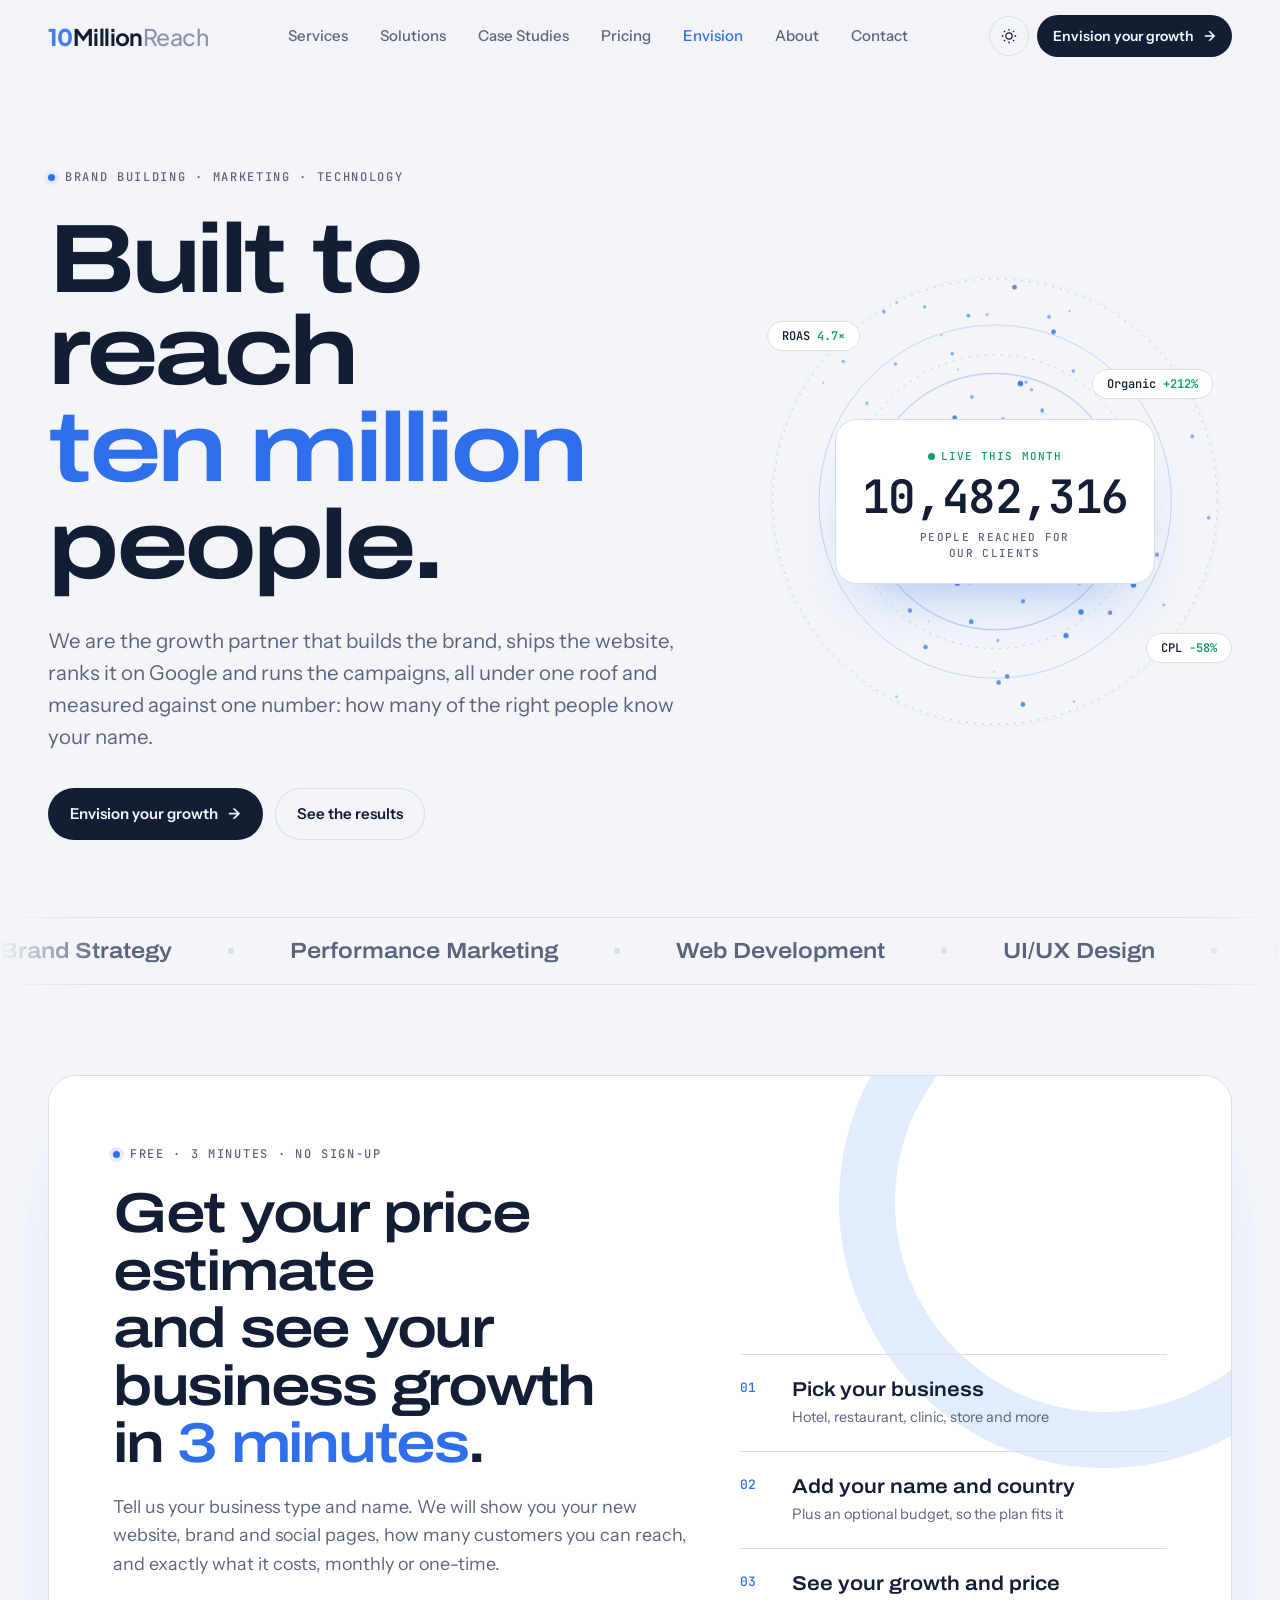
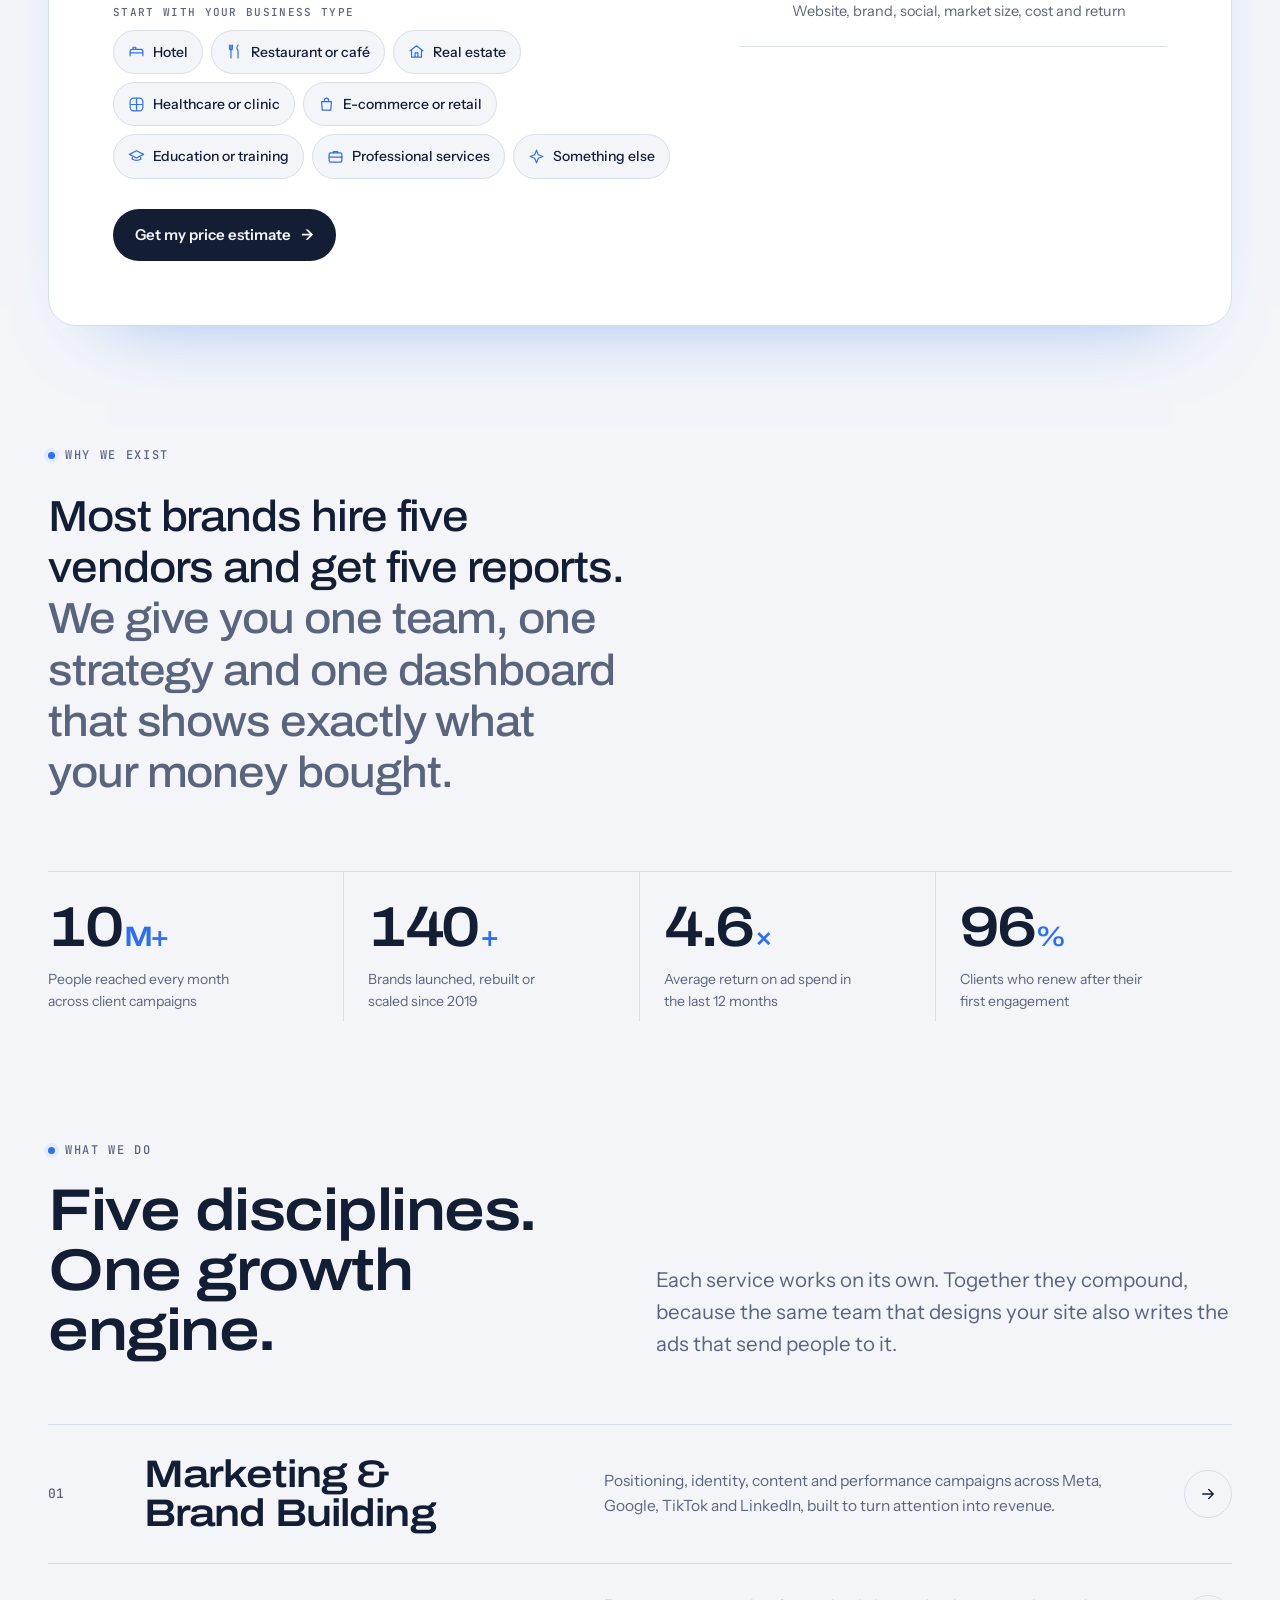
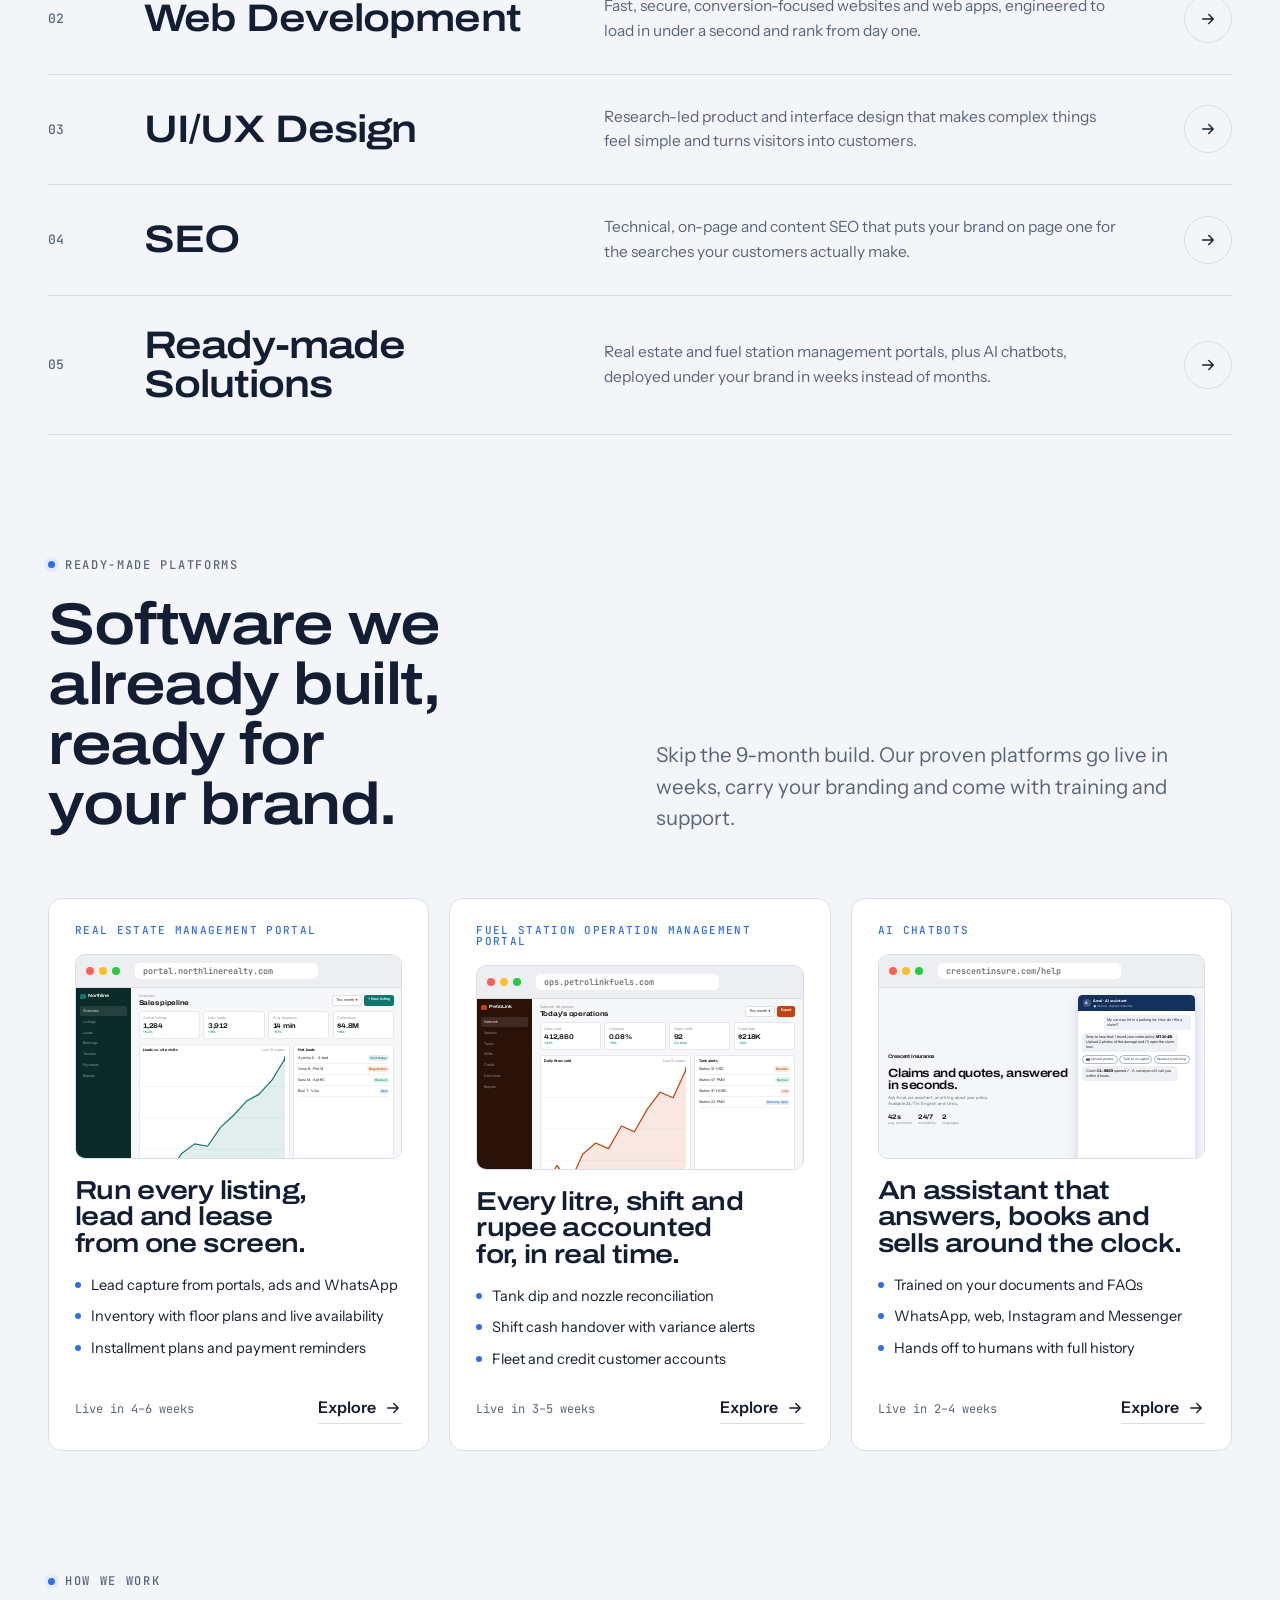
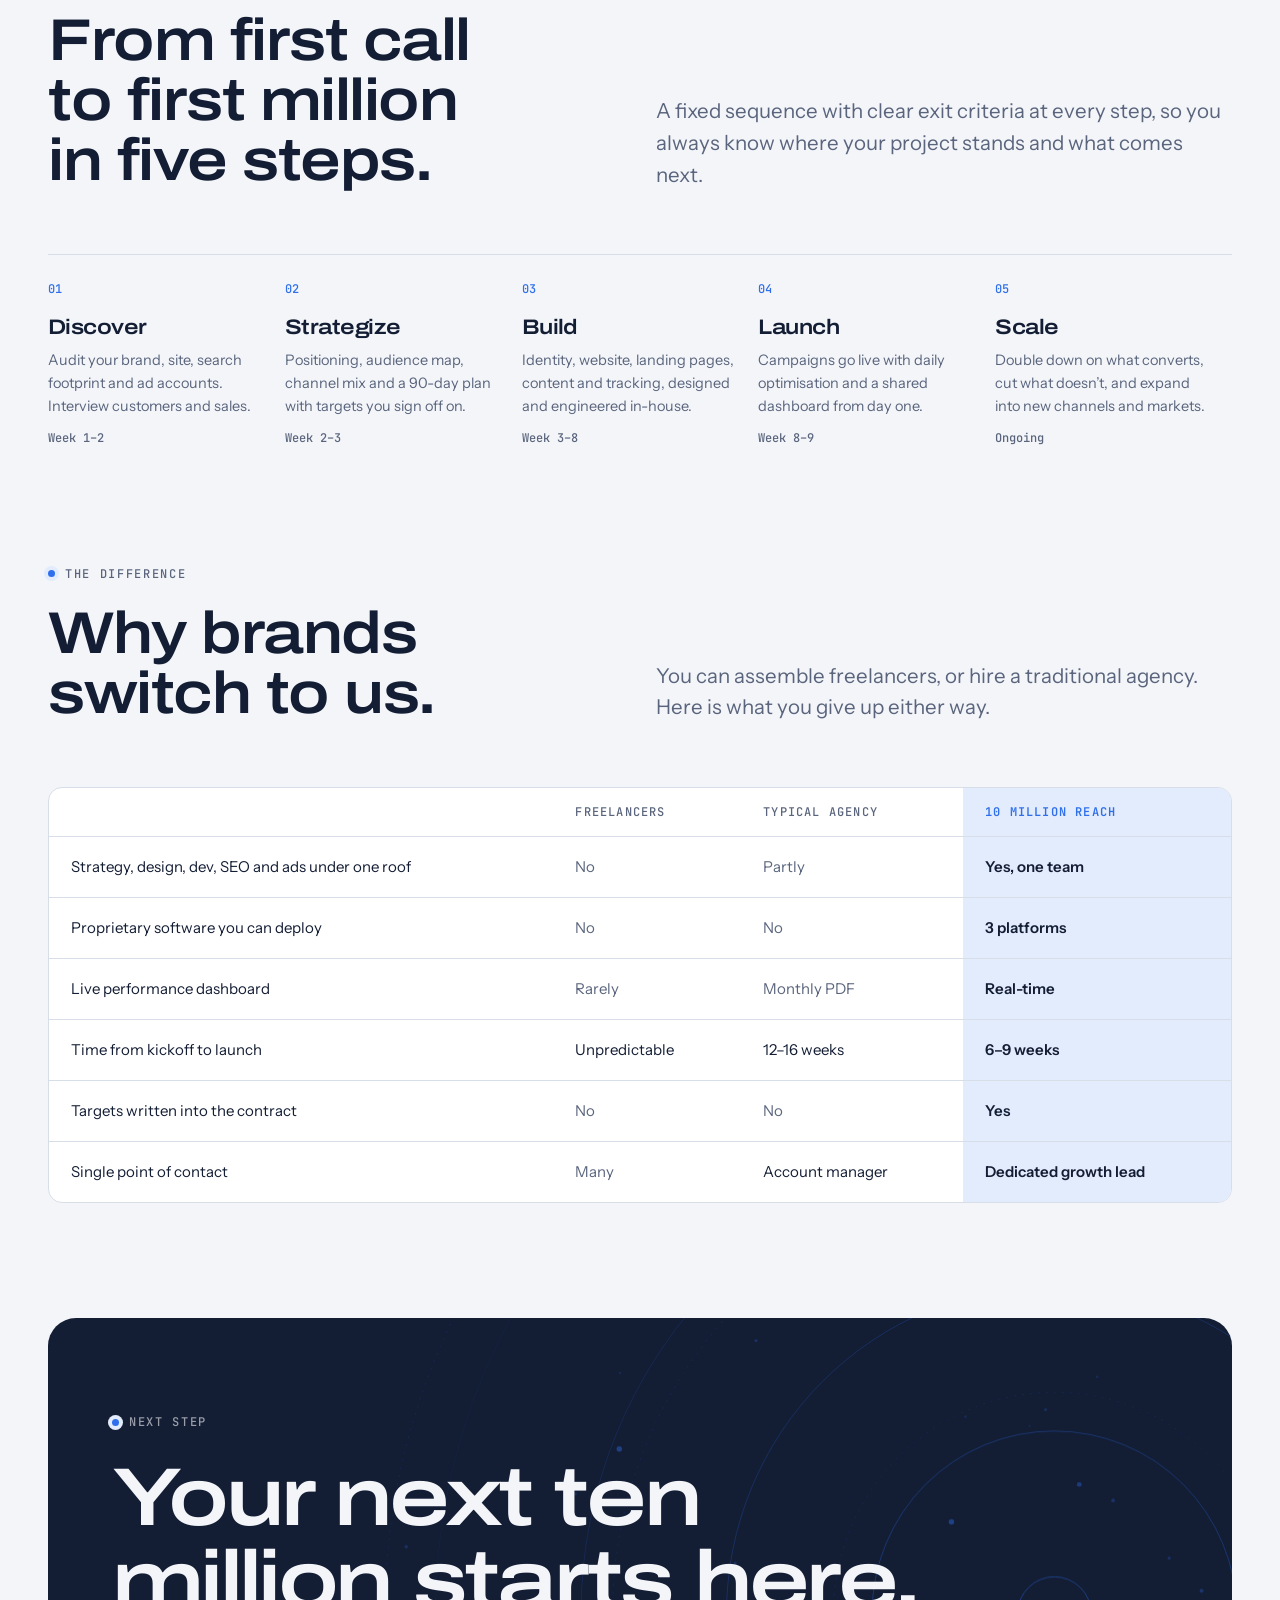
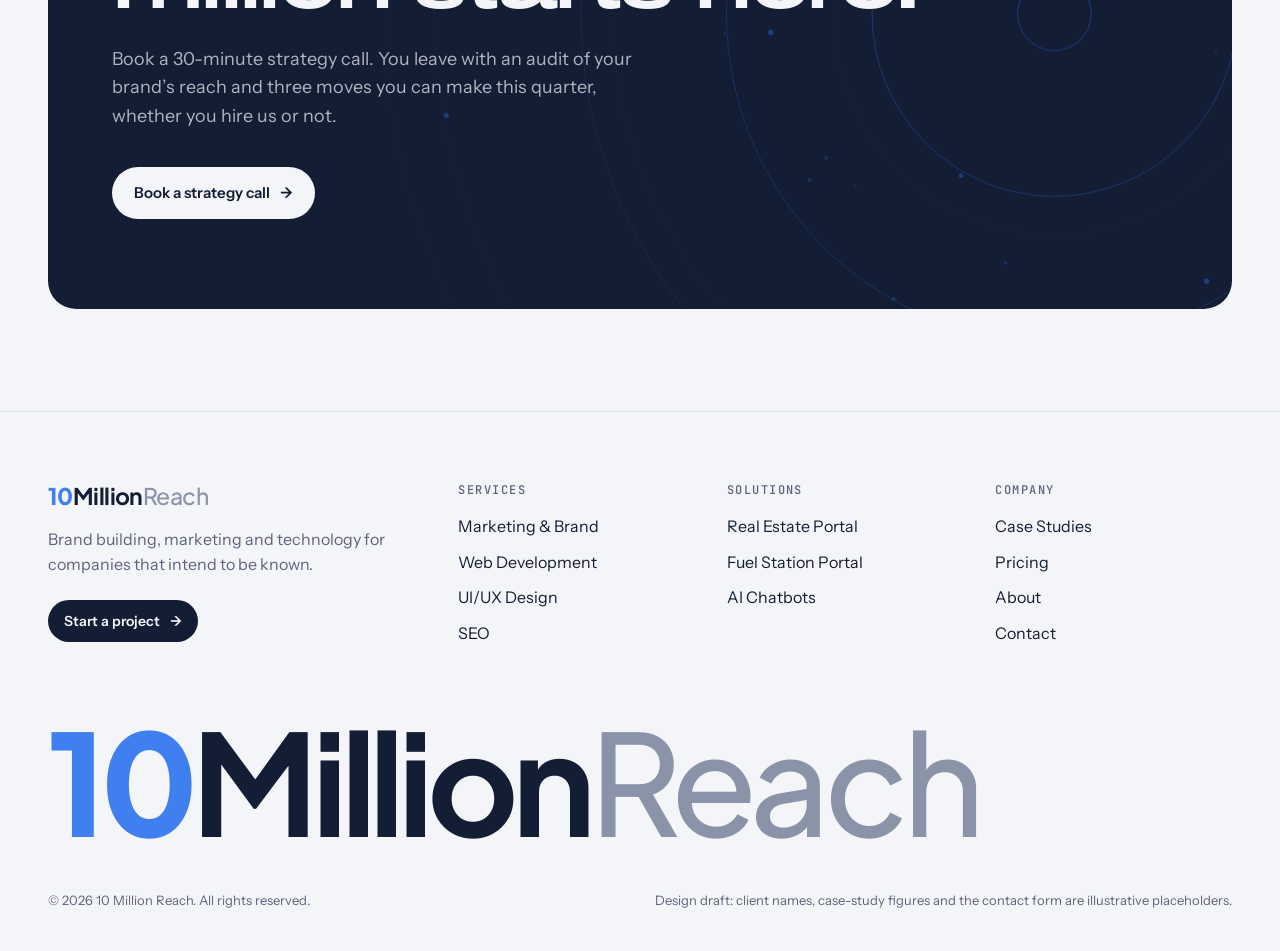
<file: index (8).html>
<!doctype html>
<html lang="en">
<head>
<meta charset="utf-8">
<meta name="viewport" content="width=device-width, initial-scale=1, viewport-fit=cover">
<title>10 Million Reach | Brand Building, Marketing, Web Development & SEO</title>
<meta name="description" content="10 Million Reach builds brands, websites and marketing that reach millions. Marketing, web development, UI/UX, SEO, AI chatbots and ready-made portals for real estate and fuel stations.">
<meta name="theme-color" content="#131D34">
<link rel="canonical" href="https://10millionreach.com/">
<link rel="icon" href="[data-uri]" type="image/svg+xml">
<link rel="apple-touch-icon" href="apple-touch-icon.png">
<meta property="og:type" content="website">
<meta property="og:site_name" content="10 Million Reach">
<meta property="og:title" content="10 Million Reach | Built to reach ten million people">
<meta property="og:description" content="One team for your brand, website, SEO and marketing. Plans from $0 upfront.">
<meta property="og:url" content="https://10millionreach.com/">
<meta property="og:image" content="https://10millionreach.com/og-image.png">
<meta name="twitter:card" content="summary_large_image">
<link rel="preconnect" href="https://fonts.googleapis.com">
<link rel="preconnect" href="https://fonts.gstatic.com" crossorigin>
<link rel="stylesheet" href="https://fonts.googleapis.com/css2?family=Archivo:wdth,wght@62..125,300..900&family=Instrument+Sans:wght@400;500;600&family=JetBrains+Mono:wght@400;500&family=Plus+Jakarta+Sans:wght@500;600;700;800&display=swap">
<style>
/* 10 Million Reach — site styles */
:root{box-sizing:border-box;padding-top:env(safe-area-inset-top,0px);padding-bottom:env(safe-area-inset-bottom,0px)}
html{scroll-padding-top:calc(80px + env(safe-area-inset-top,0px))}
body{margin:0;padding:0}
img{max-width:100%}
[hidden]{display:none!important}
/* Layout: wide-set grotesk headlines on a cool paper ground; one cobalt "reach" accent; concentric-ring motif = signal spreading outward. Single-page app with hash-routed views. */
:root{
  --paper:#F3F5F9; --surface:#FFFFFF; --sunk:#E8ECF3; --ink:#131D34; --muted:#5A657D; --line:#D8DEE8;
  --accent:#2F6FEB; --accent-ink:#FFFFFF; --accent-soft:#E2ECFD; --signal:#FFB21E;
  --logo-a:#3F7FF0; --logo-b:#131D34; --logo-c:#8A93A8; --f-logo:"Plus Jakarta Sans","Segoe UI",system-ui,sans-serif;
  --good:#0E9F6E; --bad:#D9443A;
  --f-display:"Archivo","Helvetica Neue",Arial,sans-serif;
  --f-body:"Instrument Sans","Segoe UI",system-ui,sans-serif;
  --f-mono:"JetBrains Mono",ui-monospace,Menlo,Consolas,monospace;
  --gut:clamp(16px,4vw,48px); --max:1280px; --r:14px;
  --ease:cubic-bezier(.2,.7,.1,1);
}
@media (prefers-color-scheme:dark){:root:not([data-theme="light"]){
  --paper:#0E1628; --surface:#131D34; --sunk:#1A2540; --ink:#EEF2F8; --muted:#9AA6BE; --line:#26324D;
  --accent:#6EA2FB; --accent-ink:#0E1628; --accent-soft:#1B2A4D; --logo-a:#6EA2FB; --logo-b:#FFFFFF; --logo-c:#A7AFC2; --signal:#FFC24D; --good:#34D399; --bad:#F87171; color-scheme:dark}}
:root[data-theme="dark"]{
  --paper:#0E1628; --surface:#131D34; --sunk:#1A2540; --ink:#EEF2F8; --muted:#9AA6BE; --line:#26324D;
  --accent:#6EA2FB; --accent-ink:#0E1628; --accent-soft:#1B2A4D; --logo-a:#6EA2FB; --logo-b:#FFFFFF; --logo-c:#A7AFC2; --signal:#FFC24D; --good:#34D399; --bad:#F87171; color-scheme:dark}

*{box-sizing:border-box}
html{scroll-behavior:smooth}
body{background:var(--paper);color:var(--ink);font:16px/1.6 var(--f-body);-webkit-font-smoothing:antialiased;overflow-x:hidden}
a{color:inherit;text-decoration:none}
button{font:inherit;color:inherit;cursor:pointer}
::selection{background:var(--accent);color:var(--accent-ink)}
:focus-visible{outline:2px solid var(--accent);outline-offset:3px;border-radius:4px}
.wrap{max-width:var(--max);margin:0 auto;padding-inline:var(--gut)}
h1,h2,h3,h4{font-family:var(--f-display);font-stretch:118%;font-weight:600;letter-spacing:-.025em;line-height:1.02;margin:0;text-wrap:balance}
p{margin:0}
.eyebrow{font:500 12px/1 var(--f-mono);letter-spacing:.14em;text-transform:uppercase;color:var(--muted);display:inline-flex;align-items:center;gap:10px}
.eyebrow::before{content:"";width:7px;height:7px;border-radius:50%;background:var(--accent);box-shadow:0 0 0 4px var(--accent-soft)}
.lead{font-size:clamp(18px,1.6vw,21px);line-height:1.55;color:var(--muted);max-width:60ch}
.mono{font-family:var(--f-mono)}
.tnum{font-variant-numeric:tabular-nums}
.muted{color:var(--muted)}

/* ---------- Header ---------- */
.hdr{position:sticky;top:env(safe-area-inset-top,0px);z-index:50;background:color-mix(in srgb,var(--paper) 82%,transparent);backdrop-filter:saturate(1.4) blur(14px);-webkit-backdrop-filter:saturate(1.4) blur(14px);border-bottom:1px solid transparent;transition:border-color .3s}
.hdr.scrolled{border-bottom-color:var(--line)}
.hdr .wrap{display:flex;align-items:center;justify-content:space-between;height:72px;gap:20px}
.logo{display:inline-flex;align-items:center;white-space:nowrap;font:700 23px/1 var(--f-logo);letter-spacing:-.025em;color:var(--logo-b)}
.wm .a{color:var(--logo-a);font-weight:800}.wm .b{color:var(--logo-b);font-weight:700}.wm .c{color:var(--logo-c);font-weight:500}
.logo .wm{transition:letter-spacing .4s var(--ease)}.logo:hover .wm{letter-spacing:-.005em}
.logo svg{width:30px;height:30px;flex:none}
.logo .ring{transform-origin:16px 16px;animation:ring 3.2s var(--ease) infinite}
.logo .ring.r2{animation-delay:1.6s}
@keyframes ring{0%{transform:scale(.4);opacity:1}100%{transform:scale(1);opacity:0}}
.nav{display:flex;align-items:center;gap:4px}
.nav a{position:relative;padding:8px 14px;font-size:15px;font-weight:500;color:var(--muted);border-radius:999px;transition:color .2s}
.nav a:hover,.nav a.on{color:var(--ink)}
.nav a::after{content:"";position:absolute;left:14px;right:14px;bottom:4px;height:1.5px;background:var(--accent);transform:scaleX(0);transform-origin:right;transition:transform .35s var(--ease)}
.nav a:hover::after,.nav a.on::after{transform:scaleX(1);transform-origin:left}
.hdr-cta{display:flex;align-items:center;gap:8px}
.icon-btn{width:40px;height:40px;border-radius:50%;border:1px solid var(--line);background:transparent;display:grid;place-items:center;transition:background .2s,border-color .2s}
.icon-btn:hover{background:var(--surface);border-color:var(--ink)}
.icon-btn svg{width:18px;height:18px}
.burger{display:none}

/* ---------- Buttons ---------- */
.btn{--bg:var(--ink);--fg:var(--paper);position:relative;display:inline-flex;align-items:center;gap:10px;padding:14px 22px;border-radius:999px;background:var(--bg);color:var(--fg);font-weight:600;font-size:15px;border:0;overflow:hidden;isolation:isolate;transition:transform .35s var(--ease)}
.btn::before{content:"";position:absolute;inset:0;background:var(--accent);transform:translateY(101%);border-radius:inherit;transition:transform .45s var(--ease);z-index:-1}
.btn:hover::before{transform:translateY(0)}
.btn:hover{color:var(--accent-ink)}
.btn .arr{display:inline-block;transition:transform .35s var(--ease)}
.btn:hover .arr{transform:translateX(4px) rotate(-45deg)}
.btn.ghost{--bg:transparent;--fg:var(--ink);box-shadow:inset 0 0 0 1px var(--line)}
.btn.sm{padding:10px 16px;font-size:14px}
.link-arrow{display:inline-flex;align-items:center;gap:8px;font-weight:600;border-bottom:1.5px solid var(--line);padding-bottom:3px;transition:border-color .3s,gap .3s}
.link-arrow:hover{border-color:var(--accent);gap:14px}

/* ---------- Views ---------- */
.view{animation:viewIn .6s var(--ease)}
@keyframes viewIn{from{opacity:.0;transform:translateY(14px)}to{opacity:1;transform:none}}
section{padding-block:clamp(64px,9vw,128px)}
.sec-head{display:grid;grid-template-columns:1fr 1fr;gap:32px;align-items:end;margin-bottom:clamp(36px,5vw,64px)}
.sec-head h2{font-size:clamp(34px,4.6vw,64px)}
.sec-head .lead{justify-self:end}
.rv{transition:transform .9s var(--ease),opacity .9s var(--ease)}
.rv.pre{transform:translateY(28px);opacity:.35}

/* ---------- Hero ---------- */
.hero{padding-block:clamp(40px,7vw,96px) clamp(48px,6vw,80px);position:relative}
.hero-grid{display:grid;grid-template-columns:1.25fr .9fr;gap:clamp(24px,4vw,64px);align-items:center}
.hero h1{font-size:clamp(46px,7.6vw,118px);font-stretch:125%;font-weight:650;letter-spacing:-.045em;line-height:.94}
.hero h1 .line{display:block;overflow:hidden;padding-bottom:.06em}
.hero h1 .line>span{display:inline-block;animation:rise 1s var(--ease) both}
.hero h1 .line:nth-child(2)>span{animation-delay:.08s}
.hero h1 .line:nth-child(3)>span{animation-delay:.16s}
@keyframes rise{from{transform:translateY(105%)}to{transform:none}}
.hero h1 em{font-style:normal;color:var(--accent)}
.hero .lead{margin-top:28px;animation:fade 1s .35s var(--ease) both}
.hero-actions{display:flex;flex-wrap:wrap;gap:12px;margin-top:36px;animation:fade 1s .45s var(--ease) both}
@keyframes fade{from{opacity:.0;transform:translateY(10px)}to{opacity:1;transform:none}}
.meter{position:relative;aspect-ratio:1;max-width:520px;width:100%;justify-self:end;display:grid;place-items:center}
.meter canvas{position:absolute;inset:0;width:100%;height:100%}
.meter-core{position:relative;text-align:center;background:var(--surface);border:1px solid var(--line);border-radius:22px;padding:22px 26px;box-shadow:0 30px 60px -30px color-mix(in srgb,var(--accent) 45%,transparent)}
.meter-core .n{font:600 clamp(30px,3.6vw,46px)/1 var(--f-mono);letter-spacing:-.03em;font-variant-numeric:tabular-nums}
.meter-core .l{font:500 11px/1.4 var(--f-mono);letter-spacing:.12em;text-transform:uppercase;color:var(--muted);margin-top:10px}
.meter-core .live{display:inline-flex;align-items:center;gap:6px;color:var(--good);font:500 11px/1 var(--f-mono);letter-spacing:.1em;text-transform:uppercase;margin-bottom:12px}
.meter-core .live i{width:7px;height:7px;border-radius:50%;background:currentColor;animation:blink 1.4s infinite}
@keyframes blink{50%{opacity:.25}}
.chip-float{position:absolute;background:var(--surface);border:1px solid var(--line);border-radius:999px;padding:8px 14px;font:500 12px/1 var(--f-mono);white-space:nowrap;animation:bob 6s ease-in-out infinite;box-shadow:0 10px 30px -15px rgba(0,0,0,.25)}
.chip-float b{color:var(--good);font-weight:600}
.chip-float.c1{top:12%;left:2%}.chip-float.c2{bottom:16%;right:0;animation-delay:-2s}.chip-float.c3{top:22%;right:4%;animation-delay:-4s}
@keyframes bob{50%{transform:translateY(-10px)}}

/* ---------- Marquee ---------- */
.marquee{border-block:1px solid var(--line);overflow:hidden;padding-block:22px;mask-image:linear-gradient(90deg,transparent,#000 8%,#000 92%,transparent)}
.marquee .track{display:flex;gap:56px;width:max-content;animation:marq 38s linear infinite}
.marquee:hover .track{animation-play-state:paused}
.marquee span{font:600 22px/1 var(--f-display);font-stretch:112%;color:var(--muted);white-space:nowrap;display:flex;align-items:center;gap:56px;transition:color .2s}
.marquee span:hover{color:var(--ink)}
.marquee span::after{content:"";width:6px;height:6px;border-radius:50%;background:var(--line)}
@keyframes marq{to{transform:translateX(-50%)}}

/* ---------- Statement + stats ---------- */
.statement{font:500 clamp(26px,3.4vw,46px)/1.18 var(--f-display);font-stretch:108%;letter-spacing:-.025em;max-width:22ch;text-wrap:balance}
.statement .dim{color:var(--muted)}
.stats{display:grid;grid-template-columns:repeat(4,1fr);border-top:1px solid var(--line);margin-top:clamp(40px,6vw,72px)}
.stat{padding:28px 24px 8px 0;border-right:1px solid var(--line);padding-left:24px}
.stat:first-child{padding-left:0}
.stat:last-child{border-right:0}
.stat .v{font:600 clamp(38px,4.4vw,64px)/1 var(--f-display);font-stretch:118%;letter-spacing:-.04em;font-variant-numeric:tabular-nums}
.stat .v small{font-size:.5em;color:var(--accent);margin-left:2px}
.stat .k{font-size:14px;color:var(--muted);margin-top:12px;max-width:22ch}

/* ---------- Service rows ---------- */
.svc-list{border-top:1px solid var(--line)}
.svc-row{position:relative;display:grid;grid-template-columns:72px 1.1fr 1.4fr 48px;gap:24px;align-items:center;padding:30px 0;border-bottom:1px solid var(--line);isolation:isolate;transition:padding .45s var(--ease),color .3s}
.svc-row::before{content:"";position:absolute;inset:0 calc(var(--gut) * -1);background:var(--ink);transform:scaleY(0);transform-origin:bottom;transition:transform .5s var(--ease);z-index:-1}
.svc-row:hover{color:var(--paper);padding-inline:12px}
.svc-row:hover::before{transform:scaleY(1);transform-origin:top}
.svc-row .ix{font:500 13px/1 var(--f-mono);color:var(--muted)}
.svc-row:hover .ix,.svc-row:hover p{color:color-mix(in srgb,var(--paper) 65%,transparent)}
.svc-row h3{font-size:clamp(26px,3vw,42px);transition:transform .45s var(--ease)}
.svc-row p{color:var(--muted);font-size:15.5px;max-width:52ch}
.svc-row .go{width:48px;height:48px;border-radius:50%;border:1px solid var(--line);display:grid;place-items:center;transition:transform .45s var(--ease),background .3s,border-color .3s}
.svc-row:hover .go{background:var(--accent);border-color:var(--accent);color:var(--accent-ink);transform:rotate(-45deg)}

/* ---------- Product cards ---------- */
.prod-grid{display:grid;grid-template-columns:repeat(3,1fr);gap:20px}
.prod{position:relative;background:var(--surface);border:1px solid var(--line);border-radius:var(--r);padding:26px;display:flex;flex-direction:column;gap:18px;transition:transform .5s var(--ease),box-shadow .5s var(--ease),border-color .3s;overflow:hidden;min-width:0}
.prod:hover{transform:translateY(-6px);border-color:color-mix(in srgb,var(--accent) 50%,var(--line));box-shadow:0 30px 60px -30px color-mix(in srgb,var(--accent) 50%,transparent)}
.prod .tag{font:500 11px/1 var(--f-mono);letter-spacing:.12em;text-transform:uppercase;color:var(--accent)}
.prod h3{font-size:26px}
.prod p{color:var(--muted);font-size:15px}
.prod .screen{border-radius:10px;background:var(--sunk);border:1px solid var(--line);aspect-ratio:16/10;overflow:hidden;position:relative}
.prod .screen>div{transition:transform .8s var(--ease)}
.prod:hover .screen>div{transform:scale(1.04)}
.prod ul{list-style:none;margin:0;padding:0;display:grid;gap:8px;font-size:14.5px}
.prod li{display:flex;gap:10px;align-items:baseline}
.prod li::before{content:"";flex:none;width:6px;height:6px;border-radius:50%;background:var(--accent);transform:translateY(-2px)}
.prod .foot{margin-top:auto;display:flex;justify-content:space-between;align-items:center;padding-top:6px}

/* ---------- Case cards ---------- */
.case-grid{display:grid;grid-template-columns:repeat(2,1fr);gap:clamp(20px,3vw,40px)}
.case-card{display:flex;flex-direction:column;gap:18px;cursor:none;min-width:0}
.case-card .thumb{position:relative;border-radius:var(--r);overflow:hidden;aspect-ratio:4/3;background:var(--cc);isolation:isolate}
.case-card .thumb .mk{width:auto;position:absolute;inset:10% 9% -6% 9%;transition:transform .9s var(--ease);box-shadow:0 30px 60px -20px rgba(0,0,0,.45);border-radius:10px;overflow:hidden}
.case-card:hover .thumb .mk{transform:translateY(-4%) scale(1.03)}
.case-card .thumb .big{position:absolute;left:22px;top:18px;font:600 13px/1 var(--f-mono);color:#fff;letter-spacing:.08em;text-transform:uppercase;opacity:.9;z-index:2}
.case-card .meta{display:flex;justify-content:space-between;gap:16px;align-items:start}
.case-card h3{font-size:clamp(22px,2.2vw,30px);transition:color .3s}
.case-card:hover h3{color:var(--accent)}
.case-card .res{font:600 13px/1.2 var(--f-mono);color:var(--good);white-space:nowrap;text-align:right}
.case-card .tags{display:flex;flex-wrap:wrap;gap:6px}
.pill{font:500 12px/1 var(--f-body);padding:7px 11px;border-radius:999px;border:1px solid var(--line);color:var(--muted);white-space:nowrap}
.cursor{position:fixed;left:0;top:0;width:92px;height:92px;margin:-46px 0 0 -46px;border-radius:50%;background:var(--accent);color:var(--accent-ink);display:grid;place-items:center;font:600 13px/1 var(--f-body);pointer-events:none;z-index:100;transform:scale(0);transition:transform .35s var(--ease)}
.cursor.on{transform:scale(1)}
@media (hover:none){.case-card{cursor:pointer}.cursor{display:none}}

/* ---------- Process ---------- */
.process{display:grid;grid-template-columns:repeat(5,1fr);gap:0;border-top:1px solid var(--line);counter-reset:p}
.step{padding:28px 22px 0 0;position:relative}
.step::before{counter-increment:p;content:"0" counter(p);font:500 12px/1 var(--f-mono);color:var(--accent);display:block;margin-bottom:22px}
.step::after{content:"";position:absolute;top:-1px;left:0;height:2px;width:0;background:var(--accent);transition:width 1s var(--ease)}
.step:hover::after{width:100%}
.step h4{font-size:21px;margin-bottom:10px}
.step p{font-size:14.5px;color:var(--muted)}
.step .wk{font:500 12px/1 var(--f-mono);color:var(--muted);margin-top:14px;display:block}

/* ---------- Compare table ---------- */
.cmp-wrap{overflow-x:auto;border:1px solid var(--line);border-radius:var(--r);background:var(--surface)}
.cmp{width:100%;border-collapse:collapse;min-width:680px;font-size:15px}
.cmp th,.cmp td{padding:18px 22px;text-align:left;border-bottom:1px solid var(--line)}
.cmp tr:last-child td{border-bottom:0}
.cmp thead th{font:500 12px/1 var(--f-mono);letter-spacing:.1em;text-transform:uppercase;color:var(--muted)}
.cmp th.us,.cmp td.us{background:var(--accent-soft);color:var(--ink);font-weight:600}
.cmp thead th.us{color:var(--accent)}
.cmp td .y{color:var(--good)}.cmp td .n{color:var(--muted)}
.cmp tbody tr{transition:background .2s}
.cmp tbody tr:hover td:not(.us){background:var(--sunk)}

/* ---------- CTA band ---------- */
.cta{background:var(--ink);color:var(--paper);border-radius:28px;padding:clamp(40px,7vw,96px) clamp(24px,5vw,72px);position:relative;overflow:hidden;isolation:isolate}
.cta canvas{position:absolute;inset:0;width:100%;height:100%;z-index:-1;opacity:.55}
.cta h2{font-size:clamp(38px,6.4vw,96px);font-stretch:125%;letter-spacing:-.045em;max-width:14ch}
.cta p{color:color-mix(in srgb,var(--paper) 70%,transparent);max-width:46ch;margin-top:22px;font-size:18px}
.cta .btn{--bg:var(--paper);--fg:var(--ink);margin-top:36px}

/* ---------- Footer ---------- */
footer{padding-block:72px 40px;border-top:1px solid var(--line);margin-top:clamp(64px,8vw,120px)}
.foot-grid{display:grid;grid-template-columns:1.6fr repeat(3,1fr);gap:32px}
.foot-grid h5{font:500 12px/1 var(--f-mono);letter-spacing:.12em;text-transform:uppercase;color:var(--muted);margin:0 0 18px}
.foot-grid ul{list-style:none;padding:0;margin:0;display:grid;gap:10px}
.foot-grid a{transition:color .2s}.foot-grid a:hover{color:var(--accent)}
.foot-big{font:700 clamp(40px,11vw,168px)/1 var(--f-logo);letter-spacing:-.045em;padding-bottom:.08em;margin-top:64px;color:var(--ink);white-space:nowrap;overflow:hidden}

.foot-legal{display:flex;flex-wrap:wrap;justify-content:space-between;gap:12px;margin-top:28px;font-size:13px;color:var(--muted)}

/* ---------- Page heads ---------- */
.page-head{padding-block:clamp(48px,8vw,112px) clamp(32px,4vw,56px)}
.page-head h1{font-size:clamp(44px,7vw,108px);font-stretch:125%;letter-spacing:-.045em;line-height:.95;margin-top:22px;max-width:16ch}
.page-head .lead{margin-top:26px}

/* ---------- Services page ---------- */
.svc-block{display:grid;grid-template-columns:.9fr 1.1fr;gap:clamp(28px,5vw,80px);padding-block:clamp(48px,6vw,88px);border-top:1px solid var(--line)}
.svc-block .side{position:sticky;top:110px;align-self:start}
.svc-block .side .ix{font:500 13px/1 var(--f-mono);color:var(--accent)}
.svc-block h2{font-size:clamp(34px,4.2vw,58px);margin-top:16px}
.svc-block .side p{color:var(--muted);margin-top:18px;max-width:42ch}
.svc-block .side .kpi{display:flex;gap:28px;margin-top:28px}
.svc-block .side .kpi b{display:block;font:600 30px/1 var(--f-display);font-stretch:118%;letter-spacing:-.03em}
.svc-block .side .kpi span{font-size:13px;color:var(--muted)}
.sub-grid{display:grid;grid-template-columns:repeat(2,1fr);gap:14px}
.sub{background:var(--surface);border:1px solid var(--line);border-radius:12px;padding:22px;transition:border-color .3s,transform .4s var(--ease)}
.sub:hover{border-color:var(--ink);transform:translateY(-3px)}
.sub h4{font-size:18px;font-stretch:108%;margin-bottom:8px}
.sub p{font-size:14.5px;color:var(--muted)}
.stack{display:flex;flex-wrap:wrap;gap:8px;margin-top:20px}
.stack .pill{font-family:var(--f-mono);font-size:11.5px}
.faq{border-top:1px solid var(--line)}
.faq details{border-bottom:1px solid var(--line)}
.faq summary{list-style:none;display:flex;justify-content:space-between;gap:20px;padding:24px 0;cursor:pointer;font:600 clamp(18px,1.8vw,22px)/1.3 var(--f-display);font-stretch:108%}
.faq summary::-webkit-details-marker{display:none}
.faq summary i{flex:none;width:26px;height:26px;border-radius:50%;border:1px solid var(--line);position:relative;transition:transform .4s var(--ease),background .3s}
.faq summary i::before,.faq summary i::after{content:"";position:absolute;left:50%;top:50%;width:10px;height:1.5px;background:currentColor;transform:translate(-50%,-50%)}
.faq summary i::after{transform:translate(-50%,-50%) rotate(90deg)}
.faq details[open] summary i{transform:rotate(45deg);background:var(--accent);color:var(--accent-ink);border-color:var(--accent)}
.faq details p{padding:0 0 26px;color:var(--muted);max-width:70ch}

/* ---------- Solutions page ---------- */
.sol{display:grid;grid-template-columns:1fr 1.15fr;gap:clamp(28px,5vw,72px);align-items:center;padding-block:clamp(48px,6vw,96px);border-top:1px solid var(--line)}
.sol:nth-of-type(even) .sol-media{order:-1}
.sol h2{font-size:clamp(34px,4.4vw,60px);margin-top:16px}
.sol .lead{margin-top:18px;font-size:18px}
.mods{display:grid;grid-template-columns:repeat(2,1fr);gap:10px 24px;margin-top:28px;list-style:none;padding:0}
.mods li{font-size:15px;padding:12px 0;border-top:1px solid var(--line);display:flex;gap:10px}
.mods li b{font:500 12px/1.9 var(--f-mono);color:var(--accent)}
.sol-media{border-radius:20px;background:var(--sunk);border:1px solid var(--line);padding:clamp(14px,3vw,36px);min-width:0}
.sol-media .mk{border-radius:10px;overflow:hidden;box-shadow:0 40px 80px -40px rgba(0,0,0,.45);transition:transform .8s var(--ease)}
.sol-media:hover .mk{transform:perspective(1200px) rotateX(3deg) rotateY(-4deg) scale(1.01)}
.sol .row{display:flex;flex-wrap:wrap;gap:12px;margin-top:32px}

/* ---------- Work filters ---------- */
.filters{display:flex;flex-wrap:wrap;gap:8px;margin-bottom:40px}
.filters button{padding:10px 16px;border-radius:999px;border:1px solid var(--line);background:transparent;font-size:14px;font-weight:500;transition:all .25s}
.filters button:hover{border-color:var(--ink)}
.filters button.on{background:var(--ink);color:var(--paper);border-color:var(--ink)}
.filters button span{font-family:var(--f-mono);font-size:11px;opacity:.6;margin-left:6px}
.case-card.hide{display:none}

/* ---------- Case study ---------- */
.cs-hero{background:var(--cc);color:#fff;padding-block:clamp(48px,7vw,104px) 0;position:relative;overflow:hidden}
.cs-hero .back{display:inline-flex;gap:8px;align-items:center;font:500 13px/1 var(--f-mono);letter-spacing:.08em;text-transform:uppercase;opacity:.85;transition:gap .3s,opacity .3s}
.cs-hero .back:hover{gap:14px;opacity:1}
.cs-hero h1{font-size:clamp(38px,5.8vw,88px);font-stretch:122%;letter-spacing:-.04em;line-height:.98;max-width:18ch;margin-top:24px}
.cs-hero .cs-sum{font-size:clamp(17px,1.5vw,20px);opacity:.85;max-width:58ch;margin-top:24px}
.cs-meta{display:grid;grid-template-columns:repeat(4,1fr);gap:20px;margin-top:48px;padding-top:24px;border-top:1px solid rgba(255,255,255,.25)}
.cs-meta dt{font:500 11px/1 var(--f-mono);letter-spacing:.12em;text-transform:uppercase;opacity:.7;margin-bottom:10px}
.cs-meta dd{margin:0;font-weight:500;font-size:15px}
.cs-hero .mk-wrap{margin-top:56px;transform:translateY(12%);margin-bottom:-2%}
.cs-hero .mk-wrap .mk{border-radius:12px 12px 0 0;overflow:hidden;box-shadow:0 -20px 80px rgba(0,0,0,.35);max-width:1040px;margin:0 auto}
.cs-kpis{display:grid;grid-template-columns:repeat(4,1fr);gap:0;border:1px solid var(--line);border-radius:var(--r);background:var(--surface);margin-top:clamp(80px,10vw,140px);overflow:hidden}
.cs-kpis div{padding:28px 24px;border-right:1px solid var(--line)}
.cs-kpis div:last-child{border-right:0}
.cs-kpis b{display:block;font:600 clamp(34px,3.8vw,52px)/1 var(--f-display);font-stretch:118%;letter-spacing:-.04em;color:var(--ink)}
.cs-kpis span{display:block;margin-top:10px;font-size:14px;color:var(--muted)}
.cs-sec{display:grid;grid-template-columns:240px 1fr;gap:clamp(24px,5vw,80px);padding-block:clamp(48px,6vw,80px);border-bottom:1px solid var(--line)}
.cs-sec:has(+.next-case){border-bottom:0}
.cs-sec .lab{font:500 12px/1.4 var(--f-mono);letter-spacing:.12em;text-transform:uppercase;color:var(--muted);position:sticky;top:110px;align-self:start}
.cs-sec .lab b{display:block;color:var(--accent);font-weight:500;margin-bottom:8px}
.cs-sec .body{min-width:0}
.cs-sec .body>p{font-size:clamp(18px,1.6vw,22px);line-height:1.55;max-width:62ch}
.cs-sec .body>p+p{margin-top:18px}
.cs-sec .body>p.sm{font-size:16.5px;color:var(--muted)}
.pains{display:grid;grid-template-columns:repeat(3,1fr);gap:14px;margin-top:32px}
.pain{border:1px solid var(--line);border-radius:12px;padding:20px;background:var(--surface)}
.pain b{display:block;font:600 30px/1 var(--f-display);font-stretch:115%;color:var(--bad);letter-spacing:-.03em}
.pain span{display:block;font-size:14px;color:var(--muted);margin-top:10px}
.appr{display:grid;gap:0;margin-top:8px;border-top:1px solid var(--line)}
.appr .a{display:grid;grid-template-columns:56px 1fr;gap:16px;padding:22px 0;border-bottom:1px solid var(--line)}
.appr .a .n{font:500 13px/1.6 var(--f-mono);color:var(--accent)}
.appr .a h4{font-size:20px;font-stretch:108%;margin-bottom:6px}
.appr .a p{color:var(--muted);font-size:15.5px;max-width:64ch}
.deliv{display:grid;grid-template-columns:repeat(2,1fr);gap:0 32px;list-style:none;padding:0;margin:0}
.deliv li{display:flex;gap:14px;padding:16px 0;border-bottom:1px solid var(--line);font-size:16px}
.deliv li svg{flex:none;width:20px;height:20px;color:var(--accent);margin-top:2px}
.ba{position:relative;border-radius:16px;overflow:hidden;border:1px solid var(--line);background:var(--sunk);user-select:none;-webkit-user-select:none;touch-action:pan-y}
.ba .layer{display:block}
.ba .before{position:absolute;inset:0;clip-path:inset(0 calc(100% - var(--x,50%)) 0 0)}
.ba .handle{position:absolute;top:0;bottom:0;left:var(--x,50%);width:2px;background:#fff;transform:translateX(-1px);box-shadow:0 0 0 1px rgba(0,0,0,.15);pointer-events:none}
.ba .handle i{position:absolute;top:50%;left:50%;width:46px;height:46px;border-radius:50%;background:#fff;color:#0C0F16;transform:translate(-50%,-50%);display:grid;place-items:center;box-shadow:0 8px 24px rgba(0,0,0,.3);font-style:normal;font:600 14px/1 var(--f-mono)}
.ba .lbl{position:absolute;top:14px;font:600 11px/1 var(--f-mono);letter-spacing:.12em;text-transform:uppercase;padding:7px 10px;border-radius:6px;background:rgba(12,15,22,.78);color:#fff;pointer-events:none}
.ba .lbl.l{left:14px}.ba .lbl.r{right:14px;background:var(--accent);color:var(--accent-ink)}
.ba input{position:absolute;inset:0;width:100%;height:100%;opacity:0;cursor:ew-resize;margin:0}
.ba-note{display:flex;justify-content:space-between;gap:16px;margin-top:14px;font-size:14px;color:var(--muted);flex-wrap:wrap}
.bars{display:grid;gap:22px;margin-top:8px}
.bar-row .top{display:flex;justify-content:space-between;align-items:baseline;gap:12px;margin-bottom:10px;flex-wrap:wrap}
.bar-row .top b{font-weight:600}
.bar-row .top .d{font:600 13px/1 var(--f-mono)}
.bar-row .top .d.up{color:var(--good)}
.bar-track{display:grid;gap:6px}
.bar{display:grid;grid-template-columns:64px 1fr 92px;gap:12px;align-items:center;font:500 12px/1 var(--f-mono);color:var(--muted)}
.bar .t{height:12px;border-radius:3px;background:var(--sunk);overflow:hidden}
.bar .t i{display:block;height:100%;width:0;border-radius:3px;background:var(--muted);transition:width 1.4s var(--ease)}
.bar.af .t i{background:var(--accent)}
.bar .val{text-align:right;color:var(--ink);font-variant-numeric:tabular-nums}
.quote{font:500 clamp(22px,2.4vw,32px)/1.3 var(--f-display);font-stretch:106%;letter-spacing:-.02em;max-width:34ch}
.next-case{display:block;padding-block:clamp(56px,8vw,112px);border-top:1px solid var(--line);margin-top:clamp(40px,6vw,80px);position:relative}
.next-case .eyebrow{margin-bottom:22px}
.next-case h2{font-size:clamp(36px,6vw,92px);font-stretch:125%;letter-spacing:-.045em;transition:color .35s,transform .5s var(--ease)}
.next-case:hover h2{color:var(--accent);transform:translateX(14px)}

/* ---------- About ---------- */
.princ{display:grid;grid-template-columns:repeat(3,1fr);gap:20px}
.pr{border-top:2px solid var(--ink);padding-top:22px}
.pr h3{font-size:24px;margin-bottom:12px}
.pr p{color:var(--muted);font-size:15.5px}
.teams{display:grid;grid-template-columns:repeat(4,1fr);gap:14px}
.team{background:var(--surface);border:1px solid var(--line);border-radius:12px;padding:22px;display:flex;flex-direction:column;gap:18px;min-height:190px;transition:background .35s,color .35s}
.team:hover{background:var(--ink);color:var(--paper)}
.team:hover p{color:color-mix(in srgb,var(--paper) 65%,transparent)}
.team b{font:600 46px/1 var(--f-display);font-stretch:118%;letter-spacing:-.04em}
.team h4{font-size:18px;font-stretch:108%}
.team p{font-size:14px;color:var(--muted);margin-top:auto}

/* ---------- Contact ---------- */
.contact-grid{display:grid;grid-template-columns:1fr 1.2fr;gap:clamp(28px,5vw,80px)}
.cform{background:var(--surface);border:1px solid var(--line);border-radius:20px;padding:clamp(20px,3vw,40px);display:grid;gap:22px}
.cform .two{display:grid;grid-template-columns:1fr 1fr;gap:16px}
.fld{display:grid;gap:8px}
.fld label,.fld .lb{font:500 12px/1 var(--f-mono);letter-spacing:.1em;text-transform:uppercase;color:var(--muted)}
.fld input,.fld textarea{width:100%;font:inherit;font-size:16px;color:var(--ink);background:transparent;border:0;border-bottom:1.5px solid var(--line);padding:10px 0;border-radius:0;transition:border-color .25s}
.fld input:focus,.fld textarea:focus{outline:0;border-color:var(--accent)}
.fld textarea{resize:vertical;min-height:96px}
.chips{display:flex;flex-wrap:wrap;gap:8px}
.chips input{position:absolute;opacity:0;pointer-events:none}
.chips label{padding:10px 15px;border-radius:999px;border:1px solid var(--line);font:500 14px/1 var(--f-body);letter-spacing:0;text-transform:none;color:var(--ink);cursor:pointer;transition:all .2s}
.chips label:hover{border-color:var(--ink)}
.chips input:checked+label{background:var(--accent);border-color:var(--accent);color:var(--accent-ink)}
.chips input:focus-visible+label{outline:2px solid var(--accent);outline-offset:2px}
.err{color:var(--bad);font-size:13px}
.done{text-align:left;display:grid;gap:14px;padding:12px 0}
.done h3{font-size:34px}
.cinfo{display:grid;gap:28px;align-content:start}
.cinfo .item{border-top:1px solid var(--line);padding-top:18px}
.cinfo .item .lb{font:500 12px/1 var(--f-mono);letter-spacing:.12em;text-transform:uppercase;color:var(--muted);margin-bottom:10px}
.cinfo .item .v{font:600 22px/1.3 var(--f-display);font-stretch:108%;display:flex;align-items:center;gap:12px;flex-wrap:wrap}
.copy{font:500 12px/1 var(--f-mono);padding:7px 10px;border-radius:6px;border:1px solid var(--line);background:transparent}
.copy:hover{border-color:var(--ink)}

/* ---------- Mobile nav ---------- */
.mnav{position:fixed;inset:0;z-index:49;background:var(--paper);padding:calc(96px + env(safe-area-inset-top,0px)) var(--gut) 40px;display:flex;flex-direction:column;gap:6px;transform:translateY(-100%);transition:transform .6s var(--ease);visibility:hidden}
.mnav.open{transform:none;visibility:visible}
.mnav a{font:600 42px/1.15 var(--f-display);font-stretch:120%;letter-spacing:-.035em;border-bottom:1px solid var(--line);padding:10px 0;display:flex;justify-content:space-between;align-items:center}
.mnav a span{font:500 12px/1 var(--f-mono);color:var(--muted)}

/* ---------- Responsive ---------- */
@media (max-width:1024px){
  .hero-grid{grid-template-columns:1fr}
  .meter{justify-self:center;max-width:420px}
  .prod-grid{grid-template-columns:1fr 1fr}
  .process{grid-template-columns:repeat(3,1fr);row-gap:36px}
  .teams{grid-template-columns:1fr 1fr}
  .foot-grid{grid-template-columns:1fr 1fr}
}
@media (max-width:860px){
  .nav,.hdr-cta .btn{display:none}
  .burger{display:grid}
  .sec-head,.svc-block,.sol,.contact-grid{grid-template-columns:1fr}
  .sec-head .lead{justify-self:start}
  .svc-block .side{position:static}
  .sol:nth-of-type(even) .sol-media{order:0}
  .stats{grid-template-columns:1fr 1fr}
  .stat{border-right:0;padding-left:0;border-bottom:1px solid var(--line);padding-bottom:24px}
  .stat:nth-child(odd){border-right:1px solid var(--line)}
  .stat:nth-child(even){padding-left:20px}
  .svc-row{grid-template-columns:44px 1fr 44px}
  .svc-row p{grid-column:2/3}
  .svc-row .go{grid-row:1;grid-column:3;width:40px;height:40px}
  .case-grid{grid-template-columns:1fr}
  .cs-sec{grid-template-columns:1fr;gap:18px}
  .cs-sec:has(+.next-case){border-bottom:0}
.cs-sec .lab{position:static}
  .cs-meta,.cs-kpis{grid-template-columns:1fr 1fr}
  .cs-kpis div:nth-child(2){border-right:0}
  .cs-kpis div:nth-child(-n+2){border-bottom:1px solid var(--line)}
  .pains{grid-template-columns:1fr}
  .princ{grid-template-columns:1fr}
}
@media (max-width:620px){
  .prod-grid,.sub-grid,.deliv,.mods,.teams{grid-template-columns:1fr}
  .process{grid-template-columns:1fr 1fr}
  .cform .two{grid-template-columns:1fr}
  .chip-float{display:none}
  .foot-grid{grid-template-columns:1fr 1fr}
  .foot-grid>div:first-child{grid-column:1/-1}
  .bar{grid-template-columns:52px 1fr 76px}
  .mnav a{font-size:34px}
}
@media (prefers-reduced-motion:reduce){
  *,*::before,*::after{animation-duration:.001ms!important;animation-iteration-count:1!important;transition-duration:.001ms!important;scroll-behavior:auto!important}
  .rv.pre{transform:none;opacity:1}
}

/* ---------- Mockup primitives (fixed palette, independent of site theme) ---------- */
.mk{background:#fff;color:#111;font-family:var(--f-body);font-size:10px;line-height:1.3;width:100%}
.mk *{box-sizing:border-box}
.mk .chrome{display:flex;align-items:center;gap:5px;padding:8px 10px;background:#ECEEF1;border-bottom:1px solid #DADDE2}
.mk .chrome i{width:8px;height:8px;border-radius:50%;background:#C9CDD3}
.mk .chrome i:nth-child(1){background:#FF6159}.mk .chrome i:nth-child(2){background:#FFBD2E}.mk .chrome i:nth-child(3){background:#28C941}
.mk .chrome .url{margin-left:10px;flex:1;max-width:60%;background:#fff;border-radius:5px;padding:3px 8px;font:500 8.5px/1.2 var(--f-mono);color:#666;white-space:nowrap;overflow:hidden;text-overflow:ellipsis}
.mk .canvas{position:relative;aspect-ratio:16/10;overflow:hidden}
/* ---------- Pricing (minimal) ---------- */
.pz-grid{display:grid;grid-template-columns:minmax(0,1fr) 360px;gap:clamp(24px,4vw,56px);align-items:start}
.pz-ind{display:flex;align-items:center;gap:16px;flex-wrap:wrap;padding-bottom:22px;border-bottom:1px solid var(--line)}
.pz-ind label{font:600 clamp(20px,2vw,26px)/1.2 var(--f-display);font-stretch:108%;letter-spacing:-.02em}
.selectw{position:relative;flex:1;min-width:220px;max-width:340px}
.selectw select{appearance:none;-webkit-appearance:none;width:100%;font:600 clamp(18px,1.8vw,22px)/1.2 var(--f-display);font-stretch:108%;color:var(--accent);background:transparent;border:0;border-bottom:2px solid var(--accent);border-radius:0;padding:6px 30px 6px 0;cursor:pointer}
.selectw select:focus{outline:0}
.selectw select:focus-visible{outline:2px solid var(--accent);outline-offset:4px}
.selectw::after{content:"";position:absolute;right:6px;top:50%;width:8px;height:8px;border-right:2px solid var(--accent);border-bottom:2px solid var(--accent);transform:translateY(-70%) rotate(45deg);pointer-events:none}
.pz-hint{font-size:14.5px;color:var(--muted);margin:16px 0 8px}
.pz-hint button{text-align:left;border:0;background:none;padding:0;color:var(--accent);font-weight:600;text-decoration:underline;text-underline-offset:3px}
.pz-group{margin-top:34px}
.pz-group h3{font:500 12px/1 var(--f-mono);letter-spacing:.12em;text-transform:uppercase;color:var(--muted);margin-bottom:6px}
.pz-group h3 .niche{color:var(--accent)}
.pi{border-bottom:1px solid var(--line)}
.pi-row{display:grid;grid-template-columns:24px 1fr auto;gap:16px;align-items:start;padding:18px 0;cursor:pointer}
.pi-row input,.pi-sub input{position:absolute;opacity:0;pointer-events:none}
.box{width:22px;height:22px;border-radius:6px;border:1.5px solid color-mix(in srgb,var(--ink) 35%,var(--line));display:grid;place-items:center;margin-top:1px;transition:background .2s,border-color .2s;background:var(--surface)}
.box::after{content:"";width:6px;height:11px;border:solid var(--accent-ink);border-width:0 2px 2px 0;transform:rotate(45deg) translate(-1px,-1px) scale(0);transition:transform .2s var(--ease)}
input:checked+.box{background:var(--accent);border-color:var(--accent)}
input:checked+.box::after{transform:rotate(45deg) translate(-1px,-1px) scale(1)}
input:focus-visible+.box{outline:2px solid var(--accent);outline-offset:2px}
.pi-row:hover .box{border-color:var(--accent)}
.pi-t b{font-weight:600;font-size:16.5px}
.pi-t .rec{display:inline-block;margin-left:8px;font:500 10.5px/1 var(--f-mono);letter-spacing:.06em;text-transform:uppercase;color:var(--accent);border:1px solid color-mix(in srgb,var(--accent) 40%,transparent);padding:4px 6px;border-radius:4px;vertical-align:2px}
.pi-t p{color:var(--muted);font-size:14px;margin-top:3px;max-width:56ch}
.pi-p{font:500 14px/1.35 var(--f-mono);text-align:right;white-space:nowrap;font-variant-numeric:tabular-nums}
.pi-p small{display:block;color:var(--muted);font-size:11.5px}
.pi-subs{display:none;padding:0 0 18px 40px;gap:2px}
.pi.on .pi-subs{display:grid;animation:fade .35s var(--ease)}
.pi-subs .why{font-size:13.5px;color:var(--muted);margin-bottom:8px}
.pi-subs .lbl{font:500 11px/1 var(--f-mono);letter-spacing:.1em;text-transform:uppercase;color:var(--muted);margin:4px 0 6px}
.pi-sub{display:grid;grid-template-columns:20px 1fr auto;gap:12px;align-items:center;padding:7px 0;cursor:pointer;font-size:14.5px}
.pi-sub .box{width:18px;height:18px;border-radius:5px;margin:0}
.pi-sub .box::after{width:5px;height:9px}
.pi-sub span.pp{font:500 12.5px/1 var(--f-mono);color:var(--muted)}
.pi-warn{font-size:13px;color:var(--signal);margin-top:4px}

.sum{position:sticky;top:calc(92px + env(safe-area-inset-top,0px));background:var(--surface);border:1px solid var(--line);border-radius:18px;padding:26px;display:grid;gap:16px}
.sum .lab{font:500 11px/1 var(--f-mono);letter-spacing:.12em;text-transform:uppercase;color:var(--muted)}
.sum-total b{display:block;font:650 46px/1 var(--f-display);font-stretch:118%;letter-spacing:-.04em;font-variant-numeric:tabular-nums;margin-top:8px}
.sum-total span{color:var(--muted);font-size:14px}
.sum-row{display:flex;justify-content:space-between;gap:12px;font-size:14px;font-variant-numeric:tabular-nums}
.sum-row span:first-child{color:var(--muted)}
.sum-row.save span:last-child{color:var(--good);font-weight:600}
.sum-row.big{font-weight:600;font-size:15px}
.sum-row.big span:first-child{color:var(--ink)}
.sum hr{border:0;border-top:1px solid var(--line);margin:0}
.sum-items{display:grid;gap:9px;max-height:240px;overflow:auto}
.sum-items .sum-row span:first-child{color:var(--ink)}
.sum-empty{font-size:14px;color:var(--muted)}
.sum-pay{background:var(--accent-soft);border-radius:10px;padding:12px 14px;font-size:14px}
.sum-pay b{font-weight:600}
.sum .btn{justify-content:center}
.sum .btn[disabled]{opacity:.4;pointer-events:none}
.sum .note{font-size:12px;color:var(--muted);line-height:1.5}

.pz-h2{font-size:clamp(30px,4vw,52px);margin:16px 0 28px;max-width:22ch}
.roi-kpis{display:grid;grid-template-columns:repeat(3,1fr);border-top:1px solid var(--line)}
.roi-kpis div{padding:22px 20px 0 0}
.roi-kpis b{display:block;font:600 clamp(30px,3.4vw,44px)/1 var(--f-display);font-stretch:118%;letter-spacing:-.04em;font-variant-numeric:tabular-nums}
.roi-kpis b.g{color:var(--good)}
.roi-kpis span{display:block;font-size:14px;color:var(--muted);margin-top:8px}
.roi-chart{margin-top:36px}
.roi-chart .legend{display:flex;gap:20px;font-size:13.5px;color:var(--muted);flex-wrap:wrap;margin-bottom:12px}
.roi-chart .legend i{display:inline-block;width:14px;height:3px;border-radius:2px;margin-right:7px;vertical-align:middle}
.chart-box{overflow-x:auto}
.chart-box svg{display:block;width:100%;min-width:520px;height:auto}
.chart-box text{font-family:var(--f-mono);font-size:11px;fill:var(--muted)}
.assume{margin-top:24px;border-top:1px solid var(--line);padding-top:16px}
.assume summary{cursor:pointer;font-weight:600;font-size:15px;color:var(--accent);list-style:none}
.assume summary::-webkit-details-marker{display:none}
.assume summary::after{content:" +"}
.assume[open] summary::after{content:" −"}
.assume-grid{display:grid;grid-template-columns:repeat(4,1fr);gap:20px;margin-top:18px}
.numf{display:grid;gap:8px}
.numf label{font:500 11px/1.3 var(--f-mono);letter-spacing:.08em;text-transform:uppercase;color:var(--muted)}
.numf .in{display:flex;align-items:center;border-bottom:1.5px solid var(--line)}
.numf .in:focus-within{border-color:var(--accent)}
.numf .in span{color:var(--muted);font-weight:600}
.numf input{width:100%;min-width:0;border:0;background:transparent;font:600 18px/1.2 var(--f-display);color:var(--ink);padding:8px 4px;font-variant-numeric:tabular-nums}
.numf input:focus{outline:0}
.ms{display:grid;border-top:1px solid var(--line)}
.ms .m{display:grid;grid-template-columns:110px 1fr;gap:20px;padding:16px 0;border-bottom:1px solid var(--line)}
.ms .m .w{font:500 13px/1.6 var(--f-mono);color:var(--muted)}
.ms .m h4{font-size:17px;font-stretch:106%}
.ms .m p{color:var(--muted);font-size:14.5px;margin-top:3px;max-width:64ch}
.ms .m.key .w,.ms .m.key h4{color:var(--good)}
.pz-bar{display:none}
@media (max-width:1000px){
  .pz-grid{grid-template-columns:1fr}
  .sum{position:static}
  .pz-bar{position:fixed;left:0;right:0;bottom:0;z-index:40;display:flex;justify-content:space-between;align-items:center;gap:12px;background:var(--ink);color:var(--paper);padding:12px var(--gut) calc(12px + env(safe-area-inset-bottom,0px))}
  .pz-bar[hidden]{display:none}
  .pz-bar b{font:600 19px/1 var(--f-display);font-stretch:112%}
  .pz-bar span{font-size:12.5px;color:color-mix(in srgb,var(--paper) 65%,transparent);display:block;margin-top:4px}
  .pz-bar .btn{--bg:var(--paper);--fg:var(--ink)}
  .assume-grid{grid-template-columns:1fr 1fr}
}
@media (max-width:620px){
  .pi-row{grid-template-columns:24px 1fr;gap:12px}
  .pi-p{grid-column:2;text-align:left}
  .pi-p small{display:inline;margin-left:6px}
  .pi-subs{padding-left:36px}
  .roi-kpis{grid-template-columns:1fr}
  .assume-grid{grid-template-columns:1fr}
  .ms .m{grid-template-columns:1fr;gap:4px}
}
.pv-head{display:flex;justify-content:space-between;align-items:end;gap:24px;flex-wrap:wrap}
.pv-name{min-width:260px;max-width:340px;flex:1}
.pv-tabs{display:flex;flex-wrap:wrap;gap:8px;margin-top:28px}
.pv-tabs button{padding:10px 16px;border-radius:999px;border:1px solid var(--line);background:var(--surface);font-size:14px;font-weight:500;color:var(--muted);transition:all .25s}
.pv-tabs button:hover{border-color:var(--ink);color:var(--ink)}
.pv-tabs button.on{background:var(--ink);border-color:var(--ink);color:var(--paper)}
.pv-note{color:var(--muted);font-size:15px;margin:14px 0 18px}
.pv-stage{border-radius:24px;padding:clamp(18px,4.5vw,64px);overflow:hidden;border:1px solid var(--line);transition:background .6s}
.pv{container-type:inline-size;width:100%;max-width:1100px;margin:0 auto}
.pvx{font-size:1.05cqw;line-height:1.3;color:#111;font-family:var(--f-body)}
.pvx *{box-sizing:border-box}
.pvx p{margin:0}
.pv-in .pvx{animation:pvIn .7s var(--ease)}
@keyframes pvIn{from{opacity:.0;transform:translateY(18px) scale(.985)}to{opacity:1;transform:none}}
.pz-top{display:flex;justify-content:space-between;align-items:center;gap:20px 32px;flex-wrap:wrap;padding-bottom:28px}
.pz-top .pz-ind{border:0;padding:0}
.pz-mode{display:inline-flex;background:var(--sunk);border-radius:999px;padding:5px;gap:4px;flex-wrap:wrap}
.pz-mode button{border:0;background:transparent;padding:12px 20px;border-radius:999px;font-weight:600;font-size:15px;color:var(--muted);transition:background .25s,color .25s}
.pz-mode button em{font-style:normal;font:500 11px/1 var(--f-mono);letter-spacing:.06em;margin-left:8px;padding:4px 7px;border-radius:5px;background:var(--accent-soft);color:var(--accent);vertical-align:1px}
.pz-mode button.on{background:var(--surface);color:var(--ink);box-shadow:0 1px 4px rgba(0,0,0,.12)}
.pz-mode button:hover{color:var(--ink)}
.plans{display:grid;grid-template-columns:repeat(3,1fr);gap:18px;align-items:stretch;padding-top:8px}
.plan{position:relative;background:var(--surface);border:1px solid var(--line);border-radius:20px;padding:30px 28px;display:flex;flex-direction:column;gap:14px;cursor:pointer;transition:border-color .3s,transform .45s var(--ease),box-shadow .45s var(--ease)}
.plan:hover{transform:translateY(-4px);border-color:color-mix(in srgb,var(--ink) 40%,var(--line))}
.plan.on{border-color:var(--accent);box-shadow:0 30px 60px -34px color-mix(in srgb,var(--accent) 70%,transparent)}
.plan.pop{background:var(--ink);color:var(--paper);border-color:var(--ink)}
.plan.pop.on{border-color:var(--accent);box-shadow:0 0 0 2px var(--accent),0 30px 60px -30px color-mix(in srgb,var(--accent) 70%,transparent)}
.plan-badge{position:absolute;top:-12px;left:28px;background:var(--accent);color:var(--accent-ink);font:600 11px/1 var(--f-mono);letter-spacing:.08em;text-transform:uppercase;padding:7px 10px;border-radius:6px}
.plan h3{font-size:28px}
.plan-tag{color:var(--muted);font-size:15px}
.plan.pop .plan-tag,.plan.pop .plan-terms,.plan.pop .plan-vs{color:color-mix(in srgb,var(--paper) 68%,transparent)}
.plan-price{display:flex;align-items:baseline;gap:6px;margin-top:6px}
.plan-price b{font:650 54px/1 var(--f-display);font-stretch:118%;letter-spacing:-.045em;font-variant-numeric:tabular-nums}
.plan-price span{color:var(--muted);font-size:15px}
.plan.pop .plan-price span{color:color-mix(in srgb,var(--paper) 60%,transparent)}
.plan-terms{font:500 12.5px/1.3 var(--f-mono);color:var(--muted)}
.plan-vs{font-size:14px;color:var(--muted);background:var(--sunk);border-radius:10px;padding:12px 14px;line-height:1.5}
.plan.pop .plan-vs{background:color-mix(in srgb,var(--paper) 9%,transparent)}
.plan-vs b{color:var(--good)}
.plan ul{list-style:none;padding:0;margin:4px 0 0;display:grid;gap:9px;font-size:15px}
.plan li{display:flex;gap:10px;align-items:baseline}
.plan li::before{content:"";flex:none;width:14px;height:8px;border-left:2px solid var(--accent);border-bottom:2px solid var(--accent);transform:rotate(-45deg) translate(1px,-2px)}
.plan li.inc{font-weight:600}
.plan.pop li::before{border-color:color-mix(in srgb,var(--accent) 70%,#fff)}
.plan-acts{margin-top:auto;padding-top:12px;display:grid;gap:12px;justify-items:start}
.plan-acts .btn{width:100%;justify-content:center}
.plan.pop .btn{--bg:var(--paper);--fg:var(--ink)}
.plan.pop .btn.ghost{--bg:transparent;--fg:var(--paper);box-shadow:inset 0 0 0 1px color-mix(in srgb,var(--paper) 30%,transparent)}
.plan-pv{background:none;border:0;border-bottom:1.5px solid var(--line);padding:0 0 3px;font-size:14px;color:inherit}
.plan.pop .plan-pv{border-color:color-mix(in srgb,var(--paper) 25%,transparent)}
.sub-detail{display:grid;grid-template-columns:1.3fr 1fr;gap:clamp(24px,4vw,56px);margin-top:clamp(40px,5vw,64px);align-items:start}
.sub-h{font-size:22px;font-stretch:108%;margin-bottom:16px}
.sub-detail .cmp{min-width:560px}
.sub-detail .cmp td:first-child{color:var(--muted)}
.sub-notes{display:grid;gap:0}
.sn{border-top:1px solid var(--line);padding:14px 0}
.sn b{font-weight:600}
.sn p{color:var(--muted);font-size:14.5px;margin-top:3px}
@media (max-width:1000px){.plans{grid-template-columns:1fr;max-width:560px}.sub-detail{grid-template-columns:1fr}}
.sub-detail>div{min-width:0}
[hidden]{display:none!important}@media (max-width:620px){.pz-mode{display:flex;width:100%;flex-wrap:nowrap}.pz-mode button{flex:1;padding:11px 8px;font-size:14px}.pz-mode button em{display:block;margin:5px auto 0;width:max-content}}
.filters{display:grid;gap:10px}
.frow{display:flex;flex-wrap:wrap;gap:8px;align-items:center}
.flab{font:500 11px/1 var(--f-mono);letter-spacing:.12em;text-transform:uppercase;color:var(--muted);width:72px}
.soc-stats{display:grid;grid-template-columns:repeat(4,1fr);border:1px solid var(--line);border-radius:var(--r);background:var(--surface);margin-top:26px;overflow:hidden}
.soc-stats div{padding:18px 20px;border-right:1px solid var(--line)}
.soc-stats div:last-child{border-right:0}
.soc-stats span{display:block;font:500 11px/1.3 var(--f-mono);letter-spacing:.08em;text-transform:uppercase;color:var(--muted)}
.soc-stats b{display:block;font:600 clamp(26px,2.6vw,36px)/1 var(--f-display);font-stretch:116%;letter-spacing:-.035em;margin-top:10px}
.soc-stats b.g{color:var(--good)}
.soc-stats em{display:block;font-style:normal;font-size:13px;color:var(--muted);margin-top:6px}
.soc-stage{margin-top:20px;border-radius:20px;padding:clamp(18px,4vw,48px);background:linear-gradient(160deg,color-mix(in srgb,var(--cc) 14%,var(--sunk)),var(--sunk));border:1px solid var(--line);overflow:hidden}
.cal{margin-top:20px;border:1px solid var(--line);border-radius:var(--r);background:var(--surface);padding:18px}
.cal-top{display:flex;justify-content:space-between;gap:12px;flex-wrap:wrap;margin-bottom:14px;font-size:15px}
.cal-leg{display:flex;gap:14px;flex-wrap:wrap;font-size:12.5px;color:var(--muted)}
.cal-leg i{display:inline-block;width:9px;height:9px;border-radius:2px;margin-right:6px}
.cal-grid{display:grid;grid-template-columns:repeat(7,minmax(0,1fr));gap:5px}
.cal-d{font:500 11px/1 var(--f-mono);color:var(--muted);text-align:center;padding-bottom:4px}
.cal-c{min-height:64px;border-radius:8px;background:var(--sunk);padding:6px;display:flex;flex-direction:column;gap:3px;min-width:0}
.cal-c span{font:500 10.5px/1 var(--f-mono);color:var(--muted)}
.cal-c i{display:block;font:600 10px/1 var(--f-body);font-style:normal;color:#fff;padding:3px 5px;border-radius:4px;white-space:nowrap;overflow:hidden;text-overflow:ellipsis}
.cal-c em{font:500 10px/1 var(--f-mono);font-style:normal;color:var(--muted)}
.lead-chart{margin-top:20px;overflow-x:auto}
.lead-chart svg{display:block;width:100%;min-width:520px;height:auto}
.lead-chart text{font-family:var(--f-mono);font-size:11px;fill:var(--muted)}
.src{margin-top:22px;font-size:15px}
.src-bar{display:flex;height:14px;border-radius:7px;overflow:hidden;margin:12px 0;gap:2px}
.src-bar i{display:block;height:100%}
.src-leg{display:flex;flex-wrap:wrap;gap:8px 20px;font-size:14px;color:var(--muted)}
.src-leg i{display:inline-block;width:10px;height:10px;border-radius:3px;margin-right:7px;vertical-align:-1px}
.src-leg b{color:var(--ink);font-weight:600}
@media (max-width:760px){.soc-stats{grid-template-columns:1fr 1fr}.soc-stats div:nth-child(2){border-right:0}.soc-stats div:nth-child(-n+2){border-bottom:1px solid var(--line)}.cal-c{min-height:48px;padding:4px}.cal-c i{font-size:0;padding:0;height:6px}.flab{width:100%}}
.chips,.ao,.pi-row,.pi-sub{position:relative}.chips input,.ao input,.pi-row input,.pi-sub input{left:0;top:0;width:1px;height:1px;margin:0}
/* ---------- Envision wizard ---------- */
.nav a.nav-env{color:var(--accent)}
.env-shell{max-width:920px;padding-block:clamp(40px,7vw,96px) clamp(48px,8vw,120px);position:relative}
.env-prog{height:3px;background:var(--line);border-radius:3px;overflow:hidden;margin-bottom:clamp(36px,6vw,72px)}
.env-prog i{display:block;height:100%;width:8%;background:var(--accent);transition:width .7s var(--ease)}
.env-step{display:none}
.env-step.on{display:block;animation:envIn .6s var(--ease)}
@keyframes envIn{from{opacity:.0;transform:translateY(18px)}to{opacity:1;transform:none}}
.env-h1{font-size:clamp(40px,6.4vw,84px);font-stretch:122%;letter-spacing:-.045em;line-height:.98;margin:22px 0 24px;max-width:18ch}
.env-h1 .wm{font-family:var(--f-logo);font-stretch:100%;letter-spacing:-.04em;white-space:nowrap}
.env-h2{font-size:clamp(32px,4.6vw,58px);font-stretch:118%;letter-spacing:-.04em;margin:18px 0 32px}
.env-acts{display:flex;gap:14px;align-items:center;flex-wrap:wrap;margin-top:32px}
.env-peek{list-style:none;padding:0;margin:48px 0 0;display:flex;flex-wrap:wrap;gap:8px;counter-reset:pk}
.env-peek li{counter-increment:pk;font-size:14px;padding:9px 14px;border:1px solid var(--line);border-radius:999px;color:var(--muted);background:var(--surface)}
.env-peek li::before{content:"0" counter(pk) " ";font-family:var(--f-mono);font-size:11.5px;color:var(--accent)}
.env-cats{display:grid;grid-template-columns:repeat(4,1fr);gap:12px}
.env-cat{display:flex;flex-direction:column;align-items:flex-start;gap:28px;padding:20px;border-radius:16px;border:1px solid var(--line);background:var(--surface);text-align:left;font-weight:600;font-size:16px;transition:border-color .25s,transform .35s var(--ease),background .25s,color .25s}
.env-cat svg{width:30px;height:30px;color:var(--accent)}
.env-cat:hover{border-color:var(--ink);transform:translateY(-3px)}
.env-cat.on{background:var(--ink);color:var(--paper);border-color:var(--ink)}
.env-form{display:grid;gap:26px;max-width:640px}
.env-form .two{display:grid;grid-template-columns:1fr 1fr;gap:20px}
.env-form input{font:600 clamp(22px,2.4vw,30px)/1.2 var(--f-display)!important;font-stretch:108%!important;padding:12px 0!important}
.env-form .selectw{max-width:none;min-width:0}
.env-form .opt{text-transform:none;letter-spacing:0;font-family:var(--f-body)}
.env-gen{list-style:none;padding:0;margin:0;display:grid;gap:4px;max-width:560px}
.env-gen li{display:flex;align-items:center;gap:14px;font-size:clamp(17px,1.8vw,21px);padding:12px 0;border-bottom:1px solid var(--line);color:var(--muted);opacity:.35;transition:opacity .4s,color .4s}
.env-gen li i{width:22px;height:22px;border-radius:50%;border:2px solid var(--line);flex:none;position:relative;transition:all .3s}
.env-gen li.go{opacity:1;color:var(--ink)}
.env-gen li.go i{border-color:var(--accent);border-top-color:transparent;animation:spin .8s linear infinite}
.env-gen li.ok i{animation:none;background:var(--good);border-color:var(--good)}
.env-gen li.ok i::after{content:"";position:absolute;left:6px;top:2px;width:5px;height:10px;border:solid #fff;border-width:0 2px 2px 0;transform:rotate(45deg)}
@keyframes spin{to{transform:rotate(360deg)}}
.env-hero{background:var(--cc);color:#fff;padding-block:clamp(56px,8vw,112px) clamp(28px,4vw,44px);position:relative;overflow:hidden}
.env-hero::after{content:"";position:absolute;right:-12vw;top:-18vw;width:46vw;height:46vw;border-radius:50%;border:5vw solid var(--cc2);opacity:.22}
.env-hero .wrap{position:relative;z-index:1}
.env-hero h1{font-size:clamp(42px,7vw,104px);font-stretch:124%;letter-spacing:-.045em;line-height:.95;margin-top:20px;max-width:14ch;animation:rise 1s var(--ease) both}
.env-hero p{font-size:clamp(17px,1.6vw,20px);opacity:.85;max-width:56ch;margin-top:22px}
.env-jump{display:flex;flex-wrap:wrap;gap:8px;margin-top:36px}
.env-jump a,.env-jump button{padding:9px 15px;border-radius:999px;border:1px solid rgba(255,255,255,.35);font-size:14px;font-weight:500;color:#fff;background:transparent;transition:background .2s}
.env-jump a:hover,.env-jump button:hover{background:rgba(255,255,255,.15)}
.env-jump button{border-style:dashed}
.env-sec{padding-block:clamp(56px,7vw,96px) 0;scroll-margin-top:90px}
.env-sh{display:grid;grid-template-columns:64px 1fr;gap:16px;margin-bottom:26px}
.env-sh .n{font:500 13px/2.4 var(--f-mono);color:var(--accent)}
.env-sh h2{font-size:clamp(30px,3.8vw,50px)}
.env-sh p{color:var(--muted);margin-top:12px;max-width:62ch;font-size:16.5px}
.env-voice{display:grid;grid-template-columns:repeat(3,1fr);border:1px solid var(--line);border-radius:var(--r);background:var(--surface);margin-top:18px;overflow:hidden}
.env-voice>div{padding:18px 20px;border-right:1px solid var(--line)}.env-voice>div:last-child{border-right:0}
.env-voice .lb{display:block;font:500 11px/1 var(--f-mono);letter-spacing:.1em;text-transform:uppercase;color:var(--muted);margin-bottom:10px}
.env-voice b{font-weight:600;font-size:17px;display:flex;gap:8px;align-items:center}
.env-voice i{width:26px;height:26px;border-radius:7px;display:inline-block;box-shadow:inset 0 0 0 1px rgba(0,0,0,.1)}
.env-big b{display:block;font:650 clamp(54px,9vw,128px)/.95 var(--f-display);font-stretch:122%;letter-spacing:-.05em;color:var(--accent);font-variant-numeric:tabular-nums}
.env-big span{display:block;font-size:clamp(18px,1.8vw,23px);margin-top:14px;max-width:44ch}
.env-funnel{display:grid;gap:14px;margin-top:40px}
.env-funnel .fbar{height:14px;background:var(--sunk);border-radius:7px;overflow:hidden}
.env-funnel .fbar i{display:block;height:100%;background:var(--accent);border-radius:7px}
.env-funnel .ftxt{font-size:15px;color:var(--muted);margin-top:6px}
.env-funnel .ftxt b{color:var(--ink);font-weight:600}
.env-kpis{display:grid;grid-template-columns:repeat(3,1fr);border-top:1px solid var(--line);margin-top:40px}
.env-kpis div{padding:22px 20px 0 0}
.env-kpis b{display:block;font:600 clamp(30px,3.4vw,46px)/1 var(--f-display);font-stretch:118%;letter-spacing:-.04em;font-variant-numeric:tabular-nums}
.env-kpis span{display:block;font-size:14px;color:var(--muted);margin-top:8px}
.env-note{font-size:13px;color:var(--muted);margin-top:22px;max-width:96ch}
.env-pkg{display:grid;grid-template-columns:repeat(3,1fr);gap:0 28px;border-top:1px solid var(--line);margin-bottom:28px}
.env-pkg .pk{display:flex;gap:12px;padding:14px 0;border-bottom:1px solid var(--line);min-width:0}
.env-pkg svg{width:20px;height:20px;color:var(--accent);flex:none;margin-top:2px}
.env-pkg b{font-weight:600;display:block}.env-pkg span{font-size:13px;color:var(--muted)}
.env-opts{display:grid;grid-template-columns:1fr 1fr;gap:18px;align-items:stretch}
.eo{position:relative;background:var(--surface);border:1px solid var(--line);border-radius:22px;padding:32px 30px;display:flex;flex-direction:column;gap:14px}
.eo.pop{background:var(--ink);color:var(--paper);border-color:var(--ink)}
.eo h3{font-size:28px}
.eo-sub{color:var(--muted);font-size:15px}
.eo.pop .eo-sub,.eo.pop .plan-terms,.eo.pop .plan-price span{color:color-mix(in srgb,var(--paper) 65%,transparent)}
.eo ul{list-style:none;padding:0;margin:0;display:grid;gap:8px;font-size:15px}
.eo li{display:flex;gap:10px;align-items:baseline}
.eo li::before{content:"";flex:none;width:13px;height:7px;border-left:2px solid var(--accent);border-bottom:2px solid var(--accent);transform:rotate(-45deg) translate(1px,-2px)}
.eo-roi{display:grid;grid-template-columns:repeat(3,1fr);gap:8px;margin-top:6px}
.eo-roi div{background:var(--sunk);border-radius:12px;padding:12px}
.eo.pop .eo-roi div{background:color-mix(in srgb,var(--paper) 9%,transparent)}
.eo-roi b{display:block;font:600 20px/1.1 var(--f-display);font-stretch:110%}
.eo-roi b.g{color:var(--good)}
.eo-roi span{font-size:12px;color:var(--muted)}
.eo.pop .eo-roi span{color:color-mix(in srgb,var(--paper) 60%,transparent)}
.eo .btn{margin-top:auto;justify-content:center}
.eo.pop .btn{--bg:var(--paper);--fg:var(--ink)}
.plan-badge.alt{background:var(--sunk);color:var(--ink)}
@media (max-width:860px){.env-cats{grid-template-columns:1fr 1fr}.env-opts,.env-voice{grid-template-columns:1fr}.env-voice>div{border-right:0;border-bottom:1px solid var(--line)}.env-pkg{grid-template-columns:1fr 1fr}}
@media (max-width:620px){.env-form .two,.env-pkg,.env-kpis{grid-template-columns:1fr}.env-sh{grid-template-columns:1fr;gap:4px}.env-cat{gap:16px;padding:16px}.eo{padding:26px 20px}}
.env-switch{display:flex;flex-wrap:wrap;gap:6px;align-items:center;margin-top:18px;padding-top:18px;border-top:1px solid rgba(255,255,255,.2)}
.env-switch span{font:500 11px/1 var(--f-mono);letter-spacing:.1em;text-transform:uppercase;opacity:.75;margin-right:6px}
.env-switch button{padding:7px 12px;border-radius:999px;border:0;background:rgba(255,255,255,.12);color:#fff;font-size:13px;font-weight:500;transition:background .2s}
.env-switch button:hover{background:rgba(255,255,255,.24)}
.env-switch button.on{background:#fff;color:#111}
.env-sub{font-size:22px;font-stretch:108%;margin:40px 0 14px}
.env-budget{border:1px solid var(--line);border-radius:22px;background:var(--surface);padding:clamp(18px,2.6vw,30px)}
.eb-top{display:flex;flex-wrap:wrap;gap:16px 22px;align-items:end}
.eb-in{display:grid;gap:8px;min-width:180px;flex:0 1 220px}
.eb-in label{font:500 11px/1 var(--f-mono);letter-spacing:.1em;text-transform:uppercase;color:var(--muted)}
.eb-in .in{display:flex;align-items:center;border-bottom:2px solid var(--accent)}
.eb-in .in span{font:600 26px/1 var(--f-display);color:var(--muted)}
.eb-in input{width:100%;min-width:0;border:0;background:transparent;font:650 34px/1.2 var(--f-display);font-stretch:112%;color:var(--ink);padding:6px 4px;font-variant-numeric:tabular-nums}
.eb-in input:focus{outline:0}
.eb-type{width:auto}
.eb-quick{display:flex;gap:6px;flex-wrap:wrap}
.eb-quick button{padding:9px 13px;border-radius:999px;border:1px solid var(--line);background:transparent;font:500 13.5px/1 var(--f-mono)}
.eb-quick button:hover{border-color:var(--ink)}
.eb-empty{color:var(--muted);margin-top:20px}
.eb-plan{display:grid;grid-template-columns:1.1fr 1fr;gap:clamp(20px,3vw,40px);margin-top:24px;padding-top:24px;border-top:1px solid var(--line);animation:envIn .5s var(--ease)}
.eb-main{display:flex;flex-direction:column;gap:12px;align-items:flex-start}
.eb-main .plan-badge{position:static}
.eb-main h3{font-size:26px}
.eb-main .eo-roi{width:100%}
.eb-warn{font-size:14px;color:var(--signal);font-weight:500}
.eb-lists{display:grid;gap:18px;align-content:start}
.eb-lists .lb{display:block;font:500 11px/1 var(--f-mono);letter-spacing:.1em;text-transform:uppercase;color:var(--muted);margin-bottom:8px}
.eb-lists ul{list-style:none;padding:0;margin:0;display:grid;gap:6px;font-size:15px}
.eb-lists li{display:flex;gap:10px;align-items:baseline}
.eb-lists .inc li::before{content:"";flex:none;width:13px;height:7px;border-left:2px solid var(--good);border-bottom:2px solid var(--good);transform:rotate(-45deg) translate(1px,-2px)}
.eb-lists .exc li{color:var(--muted)}
.eb-lists .exc li::before{content:"+";font-weight:700;color:var(--muted);width:13px;flex:none}
@media (max-width:860px){.eb-plan{grid-template-columns:1fr}}
.eb-type{display:inline-flex;background:var(--sunk);border-radius:999px;padding:4px;gap:2px}.eb-type button{border:0;background:transparent;padding:9px 14px;border-radius:999px;font-weight:600;font-size:14px;color:var(--muted)}.eb-type button.on{background:var(--surface);color:var(--ink);box-shadow:0 1px 3px rgba(0,0,0,.12)}
.est-sec{padding-block:clamp(48px,7vw,96px) 0}
.est{display:grid;grid-template-columns:1.35fr 1fr;gap:clamp(24px,4vw,64px);background:var(--surface);color:var(--ink);border:1px solid var(--line);border-radius:28px;padding:clamp(28px,5vw,64px);position:relative;overflow:hidden;isolation:isolate;box-shadow:0 40px 80px -60px color-mix(in srgb,var(--accent) 60%,transparent)}
.est::after{content:"";position:absolute;right:-140px;top:-140px;width:420px;height:420px;border-radius:50%;border:56px solid var(--accent-soft);z-index:-1}
.est h2{font-size:clamp(32px,4.4vw,60px);font-stretch:120%;letter-spacing:-.04em;margin-top:20px;max-width:17ch}
.est h2 em{font-style:normal;color:var(--accent)}
.est-l>p{color:var(--muted);font-size:clamp(16px,1.4vw,18.5px);max-width:52ch;margin-top:20px}
.est-cats{margin-top:28px}
.est-cats>span{display:block;font:500 11px/1 var(--f-mono);letter-spacing:.12em;text-transform:uppercase;color:var(--muted);margin-bottom:12px}
#estCats{display:flex;flex-wrap:wrap;gap:8px}
#estCats button{display:inline-flex;align-items:center;gap:8px;padding:10px 14px;border-radius:999px;border:1px solid var(--line);background:var(--paper);color:var(--ink);font-size:14px;font-weight:500;transition:background .25s,border-color .25s,color .25s,transform .3s var(--ease)}
#estCats button svg{width:17px;height:17px;color:var(--accent)}
#estCats button:hover{background:var(--accent);color:var(--accent-ink);border-color:var(--accent);transform:translateY(-2px)}
#estCats button:hover svg{color:var(--accent-ink)}
.est .est-btn{margin-top:30px}
.est-steps{list-style:none;margin:0;padding:0;display:grid;gap:0;align-content:center;counter-reset:es}
.est-steps li{counter-increment:es;display:grid;grid-template-columns:52px 1fr;gap:4px 0;padding:22px 0;border-top:1px solid var(--line)}
.est-steps li:last-child{border-bottom:1px solid var(--line)}
.est-steps li::before{content:"0" counter(es);grid-row:1/3;font:500 13px/1.7 var(--f-mono);color:var(--accent)}
.est-steps b{font:600 20px/1.25 var(--f-display);font-stretch:110%}
.est-steps span{color:var(--muted);font-size:14.5px}
@media (max-width:860px){.est{grid-template-columns:1fr}}
.mk{container-type:inline-size}
.mk .canvas{font-size:1.12cqw}
.mk .hd{font-family:var(--f-display);font-stretch:115%;letter-spacing:-.035em;font-weight:650;line-height:1}

</style>
</head>
<body>
<svg width="0" height="0" style="position:absolute" aria-hidden="true">
  <symbol id="arr" viewBox="0 0 24 24"><path d="M5 12h14M13 6l6 6-6 6" fill="none" stroke="currentColor" stroke-width="1.8" stroke-linecap="round" stroke-linejoin="round"/></symbol>
  <symbol id="chk" viewBox="0 0 24 24"><circle cx="12" cy="12" r="10" fill="none" stroke="currentColor" stroke-width="1.6"/><path d="M7.5 12.5l3 3 6-6.5" fill="none" stroke="currentColor" stroke-width="1.8" stroke-linecap="round" stroke-linejoin="round"/></symbol>
</svg>

<header class="hdr" id="hdr">
  <div class="wrap">
    <a href="#home" class="logo" aria-label="10 Million Reach, home"><span class="wm"><span class="a">10</span><span class="b">Million</span><span class="c">Reach</span></span></a>
    <nav class="nav" aria-label="Primary">
      <a href="#services" data-nav="services">Services</a>
      <a href="#solutions" data-nav="solutions">Solutions</a>
      <a href="#work" data-nav="work">Case Studies</a>
      <a href="#pricing" data-nav="pricing">Pricing</a>
      <a href="#envision" data-nav="envision" class="nav-env">Envision</a>
      <a href="#about" data-nav="about">About</a>
      <a href="#contact" data-nav="contact">Contact</a>
    </nav>
    <div class="hdr-cta">
      <button class="icon-btn" id="themeBtn" aria-label="Toggle colour theme">
        <svg viewBox="0 0 24 24" fill="none" stroke="currentColor" stroke-width="1.7"><circle cx="12" cy="12" r="4.2"/><path d="M12 2.5v2.2M12 19.3v2.2M2.5 12h2.2M19.3 12h2.2M5.2 5.2l1.6 1.6M17.2 17.2l1.6 1.6M5.2 18.8l1.6-1.6M17.2 6.8l1.6-1.6"/></svg>
      </button>
      <a href="#envision" class="btn sm">Envision your growth <span class="arr">→</span></a>
      <button class="icon-btn burger" id="burger" aria-label="Open menu" aria-expanded="false">
        <svg viewBox="0 0 24 24" fill="none" stroke="currentColor" stroke-width="1.8" stroke-linecap="round"><path d="M4 8h16M4 16h16"/></svg>
      </button>
    </div>
  </div>
</header>

<div class="mnav" id="mnav">
  <a href="#home">Home <span>00</span></a>
  <a href="#services">Services <span>01</span></a>
  <a href="#solutions">Solutions <span>02</span></a>
  <a href="#work">Case Studies <span>03</span></a>
  <a href="#envision">Envision <span>✦</span></a>
  <a href="#pricing">Pricing <span>04</span></a>
  <a href="#about">About <span>05</span></a>
  <a href="#contact">Contact <span>06</span></a>
</div>

<div class="cursor" id="cursor" aria-hidden="true">View case</div>

<main id="app">

<!-- ================= HOME ================= -->
<div class="view" data-view="home">
  <div class="hero wrap">
    <div class="hero-grid">
      <div>
        <span class="eyebrow">Brand building · Marketing · Technology</span>
        <h1 style="margin-top:26px">
          <span class="line"><span>Built to reach</span></span>
          <span class="line"><span><em>ten million</em></span></span>
          <span class="line"><span>people.</span></span>
        </h1>
        <p class="lead">We are the growth partner that builds the brand, ships the website, ranks it on Google and runs the campaigns, all under one roof and measured against one number: how many of the right people know your name.</p>
        <div class="hero-actions">
          <a href="#envision" class="btn">Envision your growth <span class="arr">→</span></a>
          <a href="#work" class="btn ghost">See the results</a>
        </div>
      </div>
      <div class="meter" aria-label="Live reach counter">
        <canvas id="rings"></canvas>
        <div class="chip-float c1">ROAS <b>4.7×</b></div>
        <div class="chip-float c3">Organic <b>+212%</b></div>
        <div class="chip-float c2">CPL <b>−58%</b></div>
        <div class="meter-core">
          <div class="live"><i></i> Live this month</div>
          <div class="n" id="reachNum">0</div>
          <div class="l">People reached for<br>our clients</div>
        </div>
      </div>
    </div>
  </div>

  <div class="marquee" aria-hidden="true"><div class="track" id="marq"></div></div>

  <section class="wrap est-sec">
    <div class="est">
      <div class="est-l">
        <span class="eyebrow est-eb">Free · 3 minutes · No sign-up</span>
        <h2>Get your price estimate and see your business growth in <em>3 minutes</em>.</h2>
        <p>Tell us your business type and name. We will show you your new website, brand and social pages, how many customers you can reach, and exactly what it costs, monthly or one-time.</p>
        <div class="est-cats"><span>Start with your business type</span><div id="estCats"></div></div>
        <a href="#envision" class="btn est-btn">Get my price estimate <span class="arr">→</span></a>
      </div>
      <ol class="est-steps">
        <li><b>Pick your business</b><span>Hotel, restaurant, clinic, store and more</span></li>
        <li><b>Add your name and country</b><span>Plus an optional budget, so the plan fits it</span></li>
        <li><b>See your growth and price</b><span>Website, brand, social, market size, cost and return</span></li>
      </ol>
    </div>
  </section>

  <section class="wrap">
    <span class="eyebrow">Why we exist</span>
    <p class="statement rv" style="margin-top:24px">Most brands hire five vendors and get five reports. <span class="dim">We give you one team, one strategy and one dashboard that shows exactly what your money bought.</span></p>
    <div class="stats rv">
      <div class="stat"><div class="v tnum"><span data-count="10" data-suffix="">0</span><small>M+</small></div><div class="k">People reached every month across client campaigns</div></div>
      <div class="stat"><div class="v tnum"><span data-count="140">0</span><small>+</small></div><div class="k">Brands launched, rebuilt or scaled since 2019</div></div>
      <div class="stat"><div class="v tnum"><span data-count="4.6" data-dec="1">0</span><small>×</small></div><div class="k">Average return on ad spend in the last 12 months</div></div>
      <div class="stat"><div class="v tnum"><span data-count="96">0</span><small>%</small></div><div class="k">Clients who renew after their first engagement</div></div>
    </div>
  </section>

  <section class="wrap" style="padding-top:0">
    <div class="sec-head">
      <div><span class="eyebrow">What we do</span><h2 style="margin-top:18px">Five disciplines. One growth engine.</h2></div>
      <p class="lead">Each service works on its own. Together they compound, because the same team that designs your site also writes the ads that send people to it.</p>
    </div>
    <div class="svc-list" id="svcList"></div>
  </section>

  <section class="wrap" style="padding-top:0">
    <div class="sec-head">
      <div><span class="eyebrow">Ready-made platforms</span><h2 style="margin-top:18px">Software we already built, ready for your brand.</h2></div>
      <p class="lead">Skip the 9-month build. Our proven platforms go live in weeks, carry your branding and come with training and support.</p>
    </div>
    <div class="prod-grid" id="prodGrid"></div>
  </section>


  <section class="wrap" style="padding-top:0">
    <div class="sec-head">
      <div><span class="eyebrow">How we work</span><h2 style="margin-top:18px">From first call to first million in five steps.</h2></div>
      <p class="lead">A fixed sequence with clear exit criteria at every step, so you always know where your project stands and what comes next.</p>
    </div>
    <div class="process rv">
      <div class="step"><h4>Discover</h4><p>Audit your brand, site, search footprint and ad accounts. Interview customers and sales.</p><span class="wk">Week 1–2</span></div>
      <div class="step"><h4>Strategize</h4><p>Positioning, audience map, channel mix and a 90-day plan with targets you sign off on.</p><span class="wk">Week 2–3</span></div>
      <div class="step"><h4>Build</h4><p>Identity, website, landing pages, content and tracking, designed and engineered in-house.</p><span class="wk">Week 3–8</span></div>
      <div class="step"><h4>Launch</h4><p>Campaigns go live with daily optimisation and a shared dashboard from day one.</p><span class="wk">Week 8–9</span></div>
      <div class="step"><h4>Scale</h4><p>Double down on what converts, cut what doesn’t, and expand into new channels and markets.</p><span class="wk">Ongoing</span></div>
    </div>
  </section>

  <section class="wrap" style="padding-top:0">
    <div class="sec-head">
      <div><span class="eyebrow">The difference</span><h2 style="margin-top:18px">Why brands switch to us.</h2></div>
      <p class="lead">You can assemble freelancers, or hire a traditional agency. Here is what you give up either way.</p>
    </div>
    <div class="cmp-wrap rv">
      <table class="cmp">
        <thead><tr><th></th><th>Freelancers</th><th>Typical agency</th><th class="us">10 Million Reach</th></tr></thead>
        <tbody>
          <tr><td>Strategy, design, dev, SEO and ads under one roof</td><td><span class="n">No</span></td><td><span class="n">Partly</span></td><td class="us">Yes, one team</td></tr>
          <tr><td>Proprietary software you can deploy</td><td><span class="n">No</span></td><td><span class="n">No</span></td><td class="us">3 platforms</td></tr>
          <tr><td>Live performance dashboard</td><td><span class="n">Rarely</span></td><td><span class="n">Monthly PDF</span></td><td class="us">Real-time</td></tr>
          <tr><td>Time from kickoff to launch</td><td>Unpredictable</td><td>12–16 weeks</td><td class="us">6–9 weeks</td></tr>
          <tr><td>Targets written into the contract</td><td><span class="n">No</span></td><td><span class="n">No</span></td><td class="us">Yes</td></tr>
          <tr><td>Single point of contact</td><td><span class="n">Many</span></td><td>Account manager</td><td class="us">Dedicated growth lead</td></tr>
        </tbody>
      </table>
    </div>
  </section>

  <div class="wrap"><div class="cta rv"><canvas class="cta-rings"></canvas>
    <span class="eyebrow" style="color:color-mix(in srgb,var(--paper) 60%,transparent)">Next step</span>
    <h2 style="margin-top:22px">Your next ten million starts here.</h2>
    <p>Book a 30-minute strategy call. You leave with an audit of your brand’s reach and three moves you can make this quarter, whether you hire us or not.</p>
    <a href="#contact" class="btn">Book a strategy call <span class="arr">→</span></a>
  </div></div>
</div>

<!-- ================= SERVICES ================= -->
<div class="view" data-view="services" hidden>
  <div class="page-head wrap">
    <span class="eyebrow">Services</span>
    <h1>Everything your brand needs to be seen, chosen and remembered.</h1>
    <p class="lead">Marketing, web development, UI/UX design and SEO, delivered by one senior team that shares a single plan and a single dashboard.</p>
  </div>
  <div class="wrap" id="svcBlocks"></div>
  <section class="wrap">
    <div class="sec-head"><div><span class="eyebrow">Questions</span><h2 style="margin-top:18px">Before you ask.</h2></div></div>
    <div class="faq">
      <details><summary>How quickly will we see results? <i></i></summary><p>Paid campaigns show measurable movement within the first two weeks. SEO compounds over three to six months. Every engagement starts with a 90-day plan and the targets you should hold us to.</p></details>
      <details><summary>Do we have to buy every service? <i></i></summary><p>No. Most clients start with one discipline, usually a website rebuild or a campaign, and add more once they see the numbers. Pricing is modular.</p></details>
      <details><summary>Who owns the website, content and ad accounts? <i></i></summary><p>You do. Code, designs, content, domains and ad accounts are registered to your business from day one. We work inside them with your permission.</p></details>
      <details><summary>How do you report on performance? <i></i></summary><p>You get a live dashboard covering reach, traffic, leads, sales and spend, plus a fortnightly call with your growth lead to review what changed and why.</p></details>
      <details><summary>Can you work with our in-house team? <i></i></summary><p>Yes. We regularly plug into internal marketing and IT teams, share our playbooks and train your staff so the knowledge stays in your business.</p></details>
    </div>
  </section>
  <div class="wrap"><div class="cta"><canvas class="cta-rings"></canvas><h2>Pick a service. Or all five.</h2><p>Tell us where you want to be in twelve months and we will show you the shortest route.</p><a href="#contact" class="btn">Talk to a strategist <span class="arr">→</span></a></div></div>
</div>

<!-- ================= SOLUTIONS ================= -->
<div class="view" data-view="solutions" hidden>
  <div class="page-head wrap">
    <span class="eyebrow">Solutions</span>
    <h1>Proven software, launched under your brand in weeks.</h1>
    <p class="lead">We built these platforms for our own clients, refined them across dozens of deployments, and now license them with setup, branding, training and support included.</p>
  </div>
  <div class="wrap" id="solBlocks"></div>
</div>

<!-- ================= WORK ================= -->
<div class="view" data-view="work" hidden>
  <div class="page-head wrap">
    <span class="eyebrow">Case studies</span>
    <h1>The work, the numbers and how we got there.</h1>
    <p class="lead">A case for every industry we serve. Each one covers the business, the problem, our approach, what we delivered, the social media we manage, the leads we generate and the measured results.</p>
  </div>
  <div class="wrap">
    <div class="filters" id="filters" role="toolbar" aria-label="Filter case studies"></div>
    <div class="case-grid" id="allCases"></div>
    <p class="muted" id="noCases" hidden style="padding:24px 0">No case studies match both filters yet. Try another industry or service.</p>
  </div>
</div>

<!-- ================= CASE DETAIL ================= -->
<div class="view" data-view="case" hidden><div id="caseDetail"></div></div>

<!-- ================= ENVISION ================= -->
<div class="view" data-view="envision" hidden>
  <div class="env" id="env">
    <div class="wrap env-shell" id="env-wizard">
      <div class="env-prog" aria-hidden="true"><i id="env-bar"></i></div>

      <section class="env-step on" data-step="1">
        <span class="eyebrow">Free brand preview · 60 seconds</span>
        <h1 class="env-h1">Envision your business growth with <span class="wm"><span class="a">10</span><span class="b">Million</span><span class="c">Reach</span></span>.</h1>
        <p class="lead">Answer two quick questions. We will show you your new website, brand, social pages and how many customers you could reach, with the investment and return laid out plainly.</p>
        <div class="env-acts"><button type="button" class="btn" data-env-next>Let’s begin <span class="arr">→</span></button><span class="muted" style="font-size:14px">No sign-up needed</span></div>
        <ol class="env-peek"><li>Your website</li><li>Your brand guidelines</li><li>Your social media</li><li>Your growth potential</li><li>Your investment &amp; ROI</li></ol>
      </section>

      <section class="env-step" data-step="2">
        <span class="eyebrow">Step 1 of 2</span>
        <h2 class="env-h2">What kind of business do you run?</h2>
        <div class="env-cats" id="env-cats" role="radiogroup" aria-label="Business category"></div>
        <div class="env-acts"><button type="button" class="btn ghost sm" data-env-back>← Back</button></div>
      </section>

      <section class="env-step" data-step="3">
        <span class="eyebrow">Step 2 of 2</span>
        <h2 class="env-h2">Let’s envision your brand.</h2>
        <form class="env-form" id="env-form" novalidate>
          <div class="fld"><label for="env-name" id="env-name-l">Business name</label><input id="env-name" maxlength="40" autocomplete="organization" required></div>
          <div class="two">
            <div class="fld"><label for="env-country">Country</label><div class="selectw"><select id="env-country"></select></div></div>
            <div class="fld"><label for="env-city">City <span class="opt">(optional)</span></label><input id="env-city" maxlength="40" autocomplete="address-level2"></div>
          </div>
          <div class="fld"><label for="env-budget">Monthly budget <span class="opt">(optional, USD)</span></label><input id="env-budget" type="number" min="0" step="50" inputmode="numeric" placeholder="e.g. 500 — we will fit a plan to it"></div>
          <span class="err" id="env-err" role="alert"></span>
          <div class="env-acts"><button type="button" class="btn ghost sm" data-env-back>← Back</button><button type="submit" class="btn">Envision my brand <span class="arr">→</span></button></div>
        </form>
      </section>

      <section class="env-step" data-step="4" aria-live="polite">
        <span class="eyebrow">Envisioning</span>
        <h2 class="env-h2" id="env-gen-h">Building your brand…</h2>
        <ul class="env-gen" id="env-gen"></ul>
      </section>
    </div>

    <div id="env-result" hidden></div>
  </div>
</div>

<!-- ================= PRICING ================= -->
<div class="view" data-view="pricing" hidden>
  <div class="page-head wrap">
    <span class="eyebrow">Pricing</span>
    <h1>One monthly fee. Or pay per service.</h1>
    <p class="lead">Get your website, marketing and updates for one low monthly subscription with nothing to pay upfront, or pick individual services. No hidden fees either way.</p>
  </div>
  <div class="wrap pz-top">
    <div class="pz-mode" role="tablist" aria-label="How you want to pay">
      <button type="button" role="tab" data-mode="sub" class="on" aria-selected="true">All-in subscription <em>$0 upfront</em></button>
      <button type="button" role="tab" data-mode="buy" aria-selected="false">Pay per service</button>
    </div>
    <div class="pz-ind">
      <label for="pz-ind">My business is in</label>
      <div class="selectw"><select id="pz-ind"></select></div>
    </div>
  </div>
  <div class="wrap" id="pz-subwrap">
    <div class="plans" id="pz-plans" role="radiogroup" aria-label="Subscription plans"></div>
    <div class="sub-detail">
      <div><h3 class="sub-h">Subscription vs. paying per service</h3><div class="cmp-wrap" id="pz-cmp"></div></div>
      <div class="sub-notes">
        <h3 class="sub-h">How the subscription works</h3>
        <div class="sn"><b>We build everything, you pay monthly</b><p>Website, setup and launch are included. Your first payment starts when we begin work.</p></div>
        <div class="sn"><b>12-month minimum</b><p>After that it runs month to month. Leave any time with 30 days’ notice.</p></div>
        <div class="sn"><b>You own it</b><p>Your website and content become yours after 24 months, or straight away by paying off the remaining build cost.</p></div>
        <div class="sn"><b>Pause when you need to</b><p>Take one month off per year, with your website kept online.</p></div>
        <div class="sn"><b>Proof every month</b><p>A short results report shows what changed and what we are doing next.</p></div>
        <p class="muted" style="font-size:12.5px">Summary only. Full terms are set out in your agreement.</p>
      </div>
    </div>
  </div>
  <div class="wrap pz-grid" id="pz-buywrap" hidden>
    <div style="min-width:0">
      <p class="pz-hint" id="pz-hint"></p>
      <div id="pz-groups"></div>
    </div>
    <aside class="sum" id="pz-sum" aria-live="polite"></aside>
  </div>

  <section class="wrap" id="pz-pv-sec" style="padding-top:clamp(56px,7vw,104px);padding-bottom:0">
    <div class="pv-head">
      <div><span class="eyebrow">Preview</span><h2 class="pz-h2" style="margin-bottom:0">See it for your business.</h2></div>
      <div class="numf pv-name"><label for="pz-pv-name">Try it with your business name</label><div class="in"><input id="pz-pv-name" maxlength="40" autocomplete="organization"></div></div>
    </div>
    <div class="pv-tabs" id="pz-pv-tabs" role="tablist" aria-label="Service previews"></div>
    <p class="pv-note" id="pz-pv-note"></p>
    <div class="pv-stage" id="pz-pv-stage"><div class="pv" id="pz-pv"></div></div>
    <p class="muted" style="font-size:13px;margin-top:12px">Concept preview for illustration. Your real designs are created with you after our discovery workshop.</p>
  </section>

  <section class="wrap" id="pz-roi-sec" style="padding-top:clamp(48px,6vw,88px)">
    <span class="eyebrow">Your return</span>
    <h2 class="pz-h2" id="pz-roi-h">Tick a service to see your expected return.</h2>
    <div class="roi-kpis" id="pz-kpis"></div>
    <details class="assume">
      <summary>Adjust the numbers behind this estimate</summary>
      <div class="assume-grid">
        <div class="numf"><label for="pz-v" id="pz-vl">Average customer value</label><div class="in"><span>$</span><input id="pz-v" type="number" min="1" inputmode="decimal"></div></div>
        <div class="numf"><label for="pz-b" id="pz-bl">Customers per month today</label><div class="in"><input id="pz-b" type="number" min="1" inputmode="numeric"></div></div>
        <div class="numf"><label for="pz-m">Profit margin</label><div class="in"><input id="pz-m" type="number" min="1" max="95"><span>%</span></div></div>
        <div class="numf"><label for="pz-ad">Monthly ad budget (if ads selected)</label><div class="in"><span>$</span><input id="pz-ad" type="number" min="0" step="100"></div></div>
      </div>
      <p class="muted" style="font-size:13px;margin-top:14px">Estimates use typical results for your industry and count profit, not revenue, against everything you pay, including ad budget. Actual results vary.</p>
    </details>
  </section>

  <section class="wrap" style="padding-top:0">
    <span class="eyebrow">Milestones</span>
    <h2 class="pz-h2">What happens, and when.</h2>
    <div class="ms" id="pz-ms"></div>
  </section>

  <div class="wrap"><div class="cta"><canvas class="cta-rings"></canvas><h2>Happy with your plan?</h2><p>Send it to us. A growth lead will review it with you and confirm a start date.</p><button type="button" class="btn" data-sendplan>Send my plan <span class="arr">→</span></button></div></div>
  <div class="pz-bar" id="pz-bar" hidden><div><b id="pz-bar-t"></b><span id="pz-bar-s"></span></div><a href="#pricing" class="btn sm" id="pz-bar-go">View total</a></div>
</div>

<!-- ================= ABOUT ================= -->
<div class="view" data-view="about" hidden>
  <div class="page-head wrap">
    <span class="eyebrow">About</span>
    <h1>We named the company after the goal.</h1>
    <p class="lead">10 Million Reach started with a simple promise to our first client: get your brand in front of ten million people. We hit it in seven months. Every engagement since has been measured the same way, by the reach and revenue we create.</p>
  </div>
  <section class="wrap" style="padding-top:24px">
    <div class="stats" style="margin-top:0">
      <div class="stat"><div class="v tnum">2019</div><div class="k">Founded with a single client and a single target</div></div>
      <div class="stat"><div class="v tnum"><span data-count="64">0</span></div><div class="k">Strategists, designers, engineers and media buyers</div></div>
      <div class="stat"><div class="v tnum"><span data-count="11">0</span></div><div class="k">Countries where our clients sell</div></div>
      <div class="stat"><div class="v tnum"><span data-count="3">0</span></div><div class="k">In-house software platforms in production</div></div>
    </div>
  </section>
  <section class="wrap" style="padding-top:0">
    <div class="sec-head"><div><span class="eyebrow">Principles</span><h2 style="margin-top:18px">What we will always do.</h2></div></div>
    <div class="princ rv">
      <div class="pr"><h3>Measure everything</h3><p>If it cannot be tracked, we don’t sell it. Every deliverable is tied to a metric you can see in your dashboard.</p></div>
      <div class="pr"><h3>Senior people only</h3><p>The strategist who pitches you runs your account. No bait-and-switch to a junior team after the contract is signed.</p></div>
      <div class="pr"><h3>Build to own</h3><p>You own the code, the content and the accounts. We earn renewals with results, not with lock-in.</p></div>
    </div>
  </section>
  <section class="wrap" style="padding-top:0">
    <div class="sec-head"><div><span class="eyebrow">The team</span><h2 style="margin-top:18px">Four studios, one floor.</h2></div><p class="lead">Every project draws on all four studios, coordinated by a single growth lead.</p></div>
    <div class="teams rv">
      <div class="team"><b>14</b><h4>Brand &amp; Strategy</h4><p>Positioning, research, messaging and campaign planning.</p></div>
      <div class="team"><b>16</b><h4>Design</h4><p>Identity, UI/UX, motion and content production.</p></div>
      <div class="team"><b>22</b><h4>Engineering</h4><p>Web, mobile, platforms, AI and data infrastructure.</p></div>
      <div class="team"><b>12</b><h4>Growth &amp; Media</h4><p>SEO, paid social, search ads and conversion testing.</p></div>
    </div>
  </section>
  <div class="wrap"><div class="cta"><canvas class="cta-rings"></canvas><h2>Join the brands that grew with us.</h2><a href="#contact" class="btn">Start a conversation <span class="arr">→</span></a></div></div>
</div>

<!-- ================= CONTACT ================= -->
<div class="view" data-view="contact" hidden>
  <div class="page-head wrap">
    <span class="eyebrow">Contact</span>
    <h1>Tell us where you want to be.</h1>
    <p class="lead">Share a few details and a growth lead will reply within one business day with next steps and a time for your strategy call.</p>
  </div>
  <div class="wrap contact-grid">
    <div class="cinfo">
      <div class="item"><div class="lb">New business</div><div class="v"><span id="mail">contact@10millionreach.com</span><button class="copy" id="copyMail" type="button">Copy</button></div></div>
      <div class="item"><div class="lb">Response time</div><div class="v">Within 1 business day</div></div>
      <div class="item"><div class="lb">Working with</div><div class="v">Brands across Asia, the Middle East, Europe and North America</div></div>
      <div class="item"><div class="lb">Website</div><div class="v"><a href="https://10millionreach.com/" target="_blank" rel="noopener" class="link-arrow">10millionreach.com <svg width="16" height="16"><use href="#arr"/></svg></a></div></div>
    </div>
    <form class="cform" id="cform" novalidate>
      <div id="formBody" style="display:grid;gap:22px">
        <div class="two">
          <div class="fld"><label for="f-name">Your name</label><input id="f-name" name="name" autocomplete="name" required></div>
          <div class="fld"><label for="f-email">Work email</label><input id="f-email" name="email" type="email" autocomplete="email" required></div>
        </div>
        <div class="two">
          <div class="fld"><label for="f-co">Company</label><input id="f-co" name="company" autocomplete="organization"></div>
          <div class="fld"><label for="f-web">Website</label><input id="f-web" name="website" placeholder="yourbrand.com"></div>
        </div>
        <div class="fld"><span class="lb">What do you need?</span>
          <div class="chips" id="needChips"></div>
        </div>
        <div class="fld"><span class="lb">Monthly budget (USD)</span>
          <div class="chips" id="budgetChips"></div>
        </div>
        <div class="fld"><label for="f-msg">Goals and timeline</label><textarea id="f-msg" name="msg" placeholder="We want to launch in Q1 and double inbound leads by June."></textarea></div>
        <div style="display:flex;justify-content:space-between;align-items:center;gap:16px;flex-wrap:wrap">
          <span class="err" id="ferr" role="alert"></span>
          <button class="btn" type="submit">Send brief <span class="arr">→</span></button>
        </div>
      </div>
      <div class="done" id="formDone" hidden>
        <span class="eyebrow">Brief received</span>
        <h3 id="doneTitle">Thank you.</h3>
        <p class="muted" id="doneText"></p>
        <div><button class="btn ghost sm" type="button" id="formReset">Send another brief</button></div>
      </div>
    </form>
  </div>
</div>

</main>

<footer>
  <div class="wrap">
    <div class="foot-grid">
      <div>
        <a href="#home" class="logo" style="font-size:23px" aria-label="10 Million Reach, home"><span class="wm"><span class="a">10</span><span class="b">Million</span><span class="c">Reach</span></span></a>
        <p class="muted" style="margin-top:14px;max-width:34ch">Brand building, marketing and technology for companies that intend to be known.</p>
        <a href="#contact" class="btn sm" style="margin-top:22px">Start a project <span class="arr">→</span></a>
      </div>
      <div><h5>Services</h5><ul><li><a href="#services">Marketing &amp; Brand</a></li><li><a href="#services">Web Development</a></li><li><a href="#services">UI/UX Design</a></li><li><a href="#services">SEO</a></li></ul></div>
      <div><h5>Solutions</h5><ul><li><a href="#solutions">Real Estate Portal</a></li><li><a href="#solutions">Fuel Station Portal</a></li><li><a href="#solutions">AI Chatbots</a></li></ul></div>
      <div><h5>Company</h5><ul><li><a href="#work">Case Studies</a></li><li><a href="#pricing">Pricing</a></li><li><a href="#about">About</a></li><li><a href="#contact">Contact</a></li></ul></div>
    </div>
    <div class="foot-big wm" aria-hidden="true"><span class="a">10</span><span class="b">Million</span><span class="c">Reach</span></div>
    <div class="foot-legal"><span>© 2026 10 Million Reach. All rights reserved.</span><span>Design draft: client names, case-study figures and the contact form are illustrative placeholders.</span></div>
  </div>
</footer>
<script>
/* 10 Million Reach — site scripts */
/* Contact form: every brief is emailed to contact@10millionreach.com via FormSubmit.co. Set to '' for demo mode. */
const FORM_ENDPOINT = 'https://formsubmit.co/ajax/contact@10millionreach.com';

/* ======================= MOCKUP GENERATOR ======================= */
const M = {};
const chrome = url => `<div class="chrome"><i></i><i></i><i></i><span class="url">${url}</span></div>`;
const wrapMk = (url, inner, bg) => `<div class="mk">${chrome(url)}<div class="canvas" style="background:${bg||'#fff'}">${inner}</div></div>`;
const spark = (pts, c, w=100, h=40, fill=true) => {
  const max = Math.max(...pts), min = Math.min(...pts), n = pts.length - 1;
  const xy = pts.map((p,i)=>[(i/n*w).toFixed(1), (h - (p-min)/(max-min||1)*(h-4) - 2).toFixed(1)]);
  const line = xy.map(p=>p.join(',')).join(' ');
  return `<svg viewBox="0 0 ${w} ${h}" preserveAspectRatio="none" style="width:100%;height:100%;display:block">
    ${[.25,.5,.75].map(g=>`<line x1="0" x2="${w}" y1="${h*g}" y2="${h*g}" stroke="#E7E9EE" stroke-width=".4"/>`).join('')}
    ${fill?`<polygon points="0,${h} ${line} ${w},${h}" fill="${c}" opacity=".12"/>`:''}
    <polyline points="${line}" fill="none" stroke="${c}" stroke-width="1.2" vector-effect="non-scaling-stroke" stroke-linejoin="round"/>
    <circle cx="${xy[n][0]}" cy="${xy[n][1]}" r="1.6" fill="${c}"/></svg>`;
};

/* Modern marketing site */
M.siteAfter = o => wrapMk(o.url, `
<div style="position:absolute;inset:0;background:#FBFAF8;padding:2.4em 3.4em;display:flex;flex-direction:column;gap:2.2em">
  <div style="display:flex;justify-content:space-between;align-items:center">
    <b class="hd" style="font-size:1.5em">${o.name}</b>
    <div style="display:flex;gap:2.2em;color:#555">${o.nav.map(n=>`<span>${n}</span>`).join('')}</div>
    <span style="background:${o.c};color:#fff;padding:.7em 1.4em;border-radius:99em;font-weight:600">${o.cta}</span>
  </div>
  <div style="display:grid;grid-template-columns:1.05fr 1fr;gap:3.4em;align-items:stretch;flex:1;min-height:0">
    <div style="display:flex;flex-direction:column;justify-content:center">
      <div style="font-size:.9em;color:${o.c};font-weight:600;letter-spacing:.12em;text-transform:uppercase">${o.tag}</div>
      <div class="hd" style="font-size:4em;margin-top:.35em">${o.h}</div>
      <div style="color:#666;margin-top:1.1em;font-size:1.2em;line-height:1.45;max-width:26em">${o.sub}</div>
      <div style="display:flex;gap:.8em;margin-top:1.8em">
        <span style="background:#111;color:#fff;padding:.9em 1.6em;border-radius:99em;font-weight:600">${o.cta} →</span>
        <span style="border:1px solid #ddd;padding:.9em 1.6em;border-radius:99em">${o.cta2}</span>
      </div>
      <div style="display:flex;gap:2.6em;margin-top:2.4em;padding-top:1.4em;border-top:1px solid #eee">
        ${o.stats.map(s=>`<div><b class="hd" style="font-size:1.9em">${s[0]}</b><div style="color:#888;margin-top:.3em">${s[1]}</div></div>`).join('')}
      </div>
    </div>
    <div style="border-radius:1.4em;background:${o.c};position:relative;overflow:hidden">
      <div style="position:absolute;width:70%;aspect-ratio:1;border-radius:50%;border:1.5em solid rgba(255,255,255,.14);right:-15%;top:-12%"></div>
      <div style="position:absolute;width:44%;aspect-ratio:1;border-radius:50%;background:rgba(255,255,255,.16);left:12%;bottom:12%"></div>
      <div style="position:absolute;left:8%;top:10%;background:#fff;border-radius:1em;padding:1em 1.2em;box-shadow:0 1em 2em rgba(0,0,0,.18);min-width:42%">
        <div style="color:#888;font-size:.85em">${o.card[0]}</div><b class="hd" style="font-size:1.7em;display:block;margin-top:.3em">${o.card[1]}</b>
        <div style="height:2.6em;margin-top:.6em">${spark([3,4,3.6,5,5.4,6.2,7,8.4],o.c)}</div>
      </div>
      <div style="position:absolute;right:8%;bottom:9%;background:#111;color:#fff;border-radius:99em;padding:.7em 1.2em;font-weight:600">★ ${o.badge}</div>
    </div>
  </div>
</div>`);

M.siteBefore = o => wrapMk(o.url.replace('https://',''), `
<div style="position:absolute;inset:0;background:#E7E3D9;font-family:'Times New Roman',Times,serif;color:#222;display:flex;flex-direction:column">
  <div style="background:linear-gradient(#3b5998,#22396b);color:#fff;padding:1.2em 1.6em;display:flex;justify-content:space-between;align-items:end">
    <div style="font-size:2.4em;font-weight:bold;text-shadow:2px 2px 0 #000">${o.name}<span style="font-size:.4em;font-weight:normal;margin-left:.6em">"Quality Since 2004"</span></div>
    <div style="font-size:1em">Call Now: 0300-XXXXXXX</div>
  </div>
  <div style="background:#C9C2B0;padding:.5em 1.6em;font-size:1.05em;color:#00f;text-decoration:underline;display:flex;gap:1.2em;flex-wrap:wrap">${['Home','About Us','Our Services','Gallery','Downloads','Testimonials','FAQ','Contact Us'].map(x=>`<span>${x}</span>`).join(' | ')}</div>
  <div style="background:#FFF59A;color:#C00;font-weight:bold;padding:.4em 1.6em;font-size:1.05em;white-space:nowrap;overflow:hidden">*** WELCOME TO OUR OFFICIAL WEBSITE!!! *** Special offer this month only *** Click here for more details ***</div>
  <div style="display:grid;grid-template-columns:22% 1fr 20%;gap:1em;padding:1em 1.6em;flex:1;min-height:0">
    <div style="background:#F4F1EA;border:1px solid #aaa;padding:.8em">
      <b style="display:block;background:#3b5998;color:#fff;padding:.3em .5em;margin:-.8em -.8em .6em">Quick Links</b>
      ${['» Services','» Packages','» Our Team','» Branches','» Photo Gallery','» News','» Careers','» Downloads','» Sitemap'].map(x=>`<div style="color:#00c;text-decoration:underline;margin:.35em 0">${x}</div>`).join('')}
    </div>
    <div style="display:flex;flex-direction:column;gap:.8em;min-height:0">
      <div style="flex:1;background:repeating-linear-gradient(45deg,#bbb,#bbb 6px,#c6c6c6 6px,#c6c6c6 12px);border:2px solid #888;display:grid;place-items:center;font-size:1.4em;color:#444;position:relative">
        IMAGE SLIDER
        <span style="position:absolute;left:.5em;top:45%;font-size:1.4em">◀</span><span style="position:absolute;right:.5em;top:45%;font-size:1.4em">▶</span>
      </div>
      <div style="display:grid;grid-template-columns:repeat(4,1fr);gap:.5em">${[1,2,3,4].map(i=>`<div style="background:#fff;border:1px solid #aaa;padding:.5em;font-size:.85em"><b style="color:#900">Service ${i}</b><br>Lorem text about our services. Read more...</div>`).join('')}</div>
    </div>
    <div style="display:flex;flex-direction:column;gap:.8em">
      <div style="background:#fff;border:1px dashed #900;padding:.7em;text-align:center"><b>Visitor Counter</b><div style="font:bold 1.6em monospace;background:#000;color:#0f0;margin-top:.3em">004821</div></div>
      <div style="background:#fff;border:1px solid #aaa;padding:.7em;font-size:.9em"><b>Latest News</b><br>Website updated!<br>New branch opening soon<br><span style="color:#00c;text-decoration:underline">more...</span></div>
      <div style="background:#ffd;border:1px solid #cc0;padding:.7em;font-size:.9em;text-align:center">Best viewed in<br>1024×768</div>
    </div>
  </div>
  <div style="background:#333;color:#aaa;padding:.6em 1.6em;font-size:.85em">Copyright © 2011 ${o.name}. All Rights Reserved. | Designed by WebMaster</div>
</div>`, '#E7E3D9');

/* Product dashboard */
M.dashAfter = o => wrapMk(o.url, `
<div style="position:absolute;inset:0;display:grid;grid-template-columns:17% 1fr;background:#F6F7F9">
  <div style="background:${o.side||'#0E1320'};color:#fff;padding:1.6em 1.2em;display:flex;flex-direction:column;gap:.4em">
    <b class="hd" style="font-size:1.25em;margin-bottom:1.2em;display:flex;align-items:center;gap:.5em"><i style="width:1.2em;height:1.2em;border-radius:.35em;background:${o.c};display:inline-block"></i>${o.name}</b>
    ${o.nav.map((n,i)=>`<div style="padding:.65em .8em;border-radius:.5em;${i===0?`background:rgba(255,255,255,.1);color:#fff`:'color:rgba(255,255,255,.55)'}">${n}</div>`).join('')}
  </div>
  <div style="padding:1.6em 2em;display:flex;flex-direction:column;gap:1.2em;min-width:0">
    <div style="display:flex;justify-content:space-between;align-items:center">
      <div><div style="color:#888">${o.crumb}</div><b class="hd" style="font-size:1.9em;display:block;margin-top:.2em">${o.title}</b></div>
      <div style="display:flex;gap:.6em"><span style="border:1px solid #DDE0E6;background:#fff;padding:.6em 1em;border-radius:.6em">This month ▾</span><span style="background:${o.c};color:#fff;padding:.6em 1.1em;border-radius:.6em;font-weight:600">${o.action}</span></div>
    </div>
    <div style="display:grid;grid-template-columns:repeat(4,1fr);gap:.9em">
      ${o.kpis.map(k=>`<div style="background:#fff;border:1px solid #E6E8EC;border-radius:.8em;padding:1em"><div style="color:#888">${k[0]}</div><b class="hd" style="font-size:1.9em;display:block;margin-top:.35em">${k[1]}</b><span style="color:${k[2][0]==='−'&&!k[3]?'#D9443A':'#0E9F6E'};font-weight:600;font-size:.9em">${k[2]}</span></div>`).join('')}
    </div>
    <div style="display:grid;grid-template-columns:1.5fr 1fr;gap:.9em;flex:1;min-height:0">
      <div style="background:#fff;border:1px solid #E6E8EC;border-radius:.8em;padding:1em;display:flex;flex-direction:column">
        <div style="display:flex;justify-content:space-between"><b>${o.chart}</b><span style="color:#888">Last 12 weeks</span></div>
        <div style="flex:1;margin-top:.6em;min-height:0">${spark(o.series,o.c,200,70)}</div>
      </div>
      <div style="background:#fff;border:1px solid #E6E8EC;border-radius:.8em;padding:1em;overflow:hidden">
        <b>${o.list}</b>
        ${o.rows.map(r=>`<div style="display:flex;justify-content:space-between;align-items:center;padding:.62em 0;border-bottom:1px solid #F0F1F4"><span>${r[0]}</span><span style="padding:.25em .7em;border-radius:99em;font-size:.85em;font-weight:600;background:${r[2]}1f;color:${r[2]}">${r[1]}</span></div>`).join('')}
      </div>
    </div>
  </div>
</div>`, '#F6F7F9');

M.sheetBefore = o => wrapMk(o.file, `
<div style="position:absolute;inset:0;background:#fff;font-family:Calibri,Arial,sans-serif;display:flex;flex-direction:column;color:#000">
  <div style="background:#217346;color:#fff;padding:.5em 1em;font-size:.95em">${o.file} - Excel &nbsp;&nbsp; <span style="opacity:.75">(Read-Only) [Compatibility Mode]</span></div>
  <div style="background:#F3F3F3;border-bottom:1px solid #ccc;padding:.4em 1em;display:flex;gap:.9em;font-size:.85em;color:#333">${['File','Home','Insert','Page Layout','Formulas','Data','Review','View'].map(x=>`<span>${x}</span>`).join('')}</div>
  <div style="display:flex;border-bottom:1px solid #ccc;font-size:.85em"><span style="width:5em;padding:.3em;border-right:1px solid #ccc;color:#666">F17</span><span style="padding:.3em .6em;color:#333">=SUM(F2:F16)-VLOOKUP(B17,'Copy of Sheet1 (2)'!A:F,6,0)</span></div>
  <div style="flex:1;overflow:hidden;display:grid;grid-template-columns:3em repeat(${o.cols.length},1fr);grid-template-rows:repeat(${o.data.length+1},1fr);font-size:.88em">
    <div style="background:#E9E9E9;border:1px solid #d0d0d0"></div>
    ${o.cols.map((c,i)=>`<div style="background:#E9E9E9;border:1px solid #d0d0d0;text-align:center;line-height:1.85em;color:#444">${String.fromCharCode(65+i)}</div>`).join('')}
    ${o.data.map((row,ri)=>`<div style="background:#E9E9E9;border:1px solid #d0d0d0;text-align:center;line-height:1.85em;color:#444">${ri+1}</div>`+row.map((cell,ci)=>{
      const hl = ri===0 ? 'font-weight:bold;background:#DDEBF7' : (o.hl[`${ri},${ci}`]||'');
      return `<div style="border:1px solid #E2E2E2;padding:0 .4em;display:flex;align-items:center;white-space:nowrap;overflow:hidden;${hl}">${cell}</div>`;
    }).join('')).join('')}
  </div>
  <div style="background:#F3F3F3;border-top:1px solid #ccc;display:flex;gap:.2em;font-size:.82em;padding:0 .6em">${o.tabs.map((t,i)=>`<span style="padding:.4em .9em;${i===0?'background:#fff;color:#217346;font-weight:bold;border-bottom:2px solid #217346':'color:#444'}">${t}</span>`).join('')}</div>
</div>`);

/* AI chatbot */
M.chatAfter = o => wrapMk(o.url, `
<div style="position:absolute;inset:0;background:#F4F6FA;display:grid;grid-template-columns:1fr 38%;gap:2em;padding:2em 2.6em">
  <div style="display:flex;flex-direction:column;gap:1em;justify-content:center">
    <b class="hd" style="font-size:1.4em">${o.name}</b>
    <div class="hd" style="font-size:3.3em;margin-top:.4em">Claims and quotes, answered in seconds.</div>
    <div style="color:#666;font-size:1.15em;max-width:24em;line-height:1.45">Ask Amal, our assistant, anything about your policy. Available 24/7 in English and Urdu.</div>
    <div style="display:flex;gap:1.6em;margin-top:1em">${[['42s','avg. resolution'],['24/7','availability'],['2','languages']].map(s=>`<div><b class="hd" style="font-size:1.8em">${s[0]}</b><div style="color:#888">${s[1]}</div></div>`).join('')}</div>
  </div>
  <div style="background:#fff;border-radius:1.2em;box-shadow:0 1.4em 3em rgba(19,49,92,.18);display:flex;flex-direction:column;overflow:hidden">
    <div style="background:${o.c};color:#fff;padding:1em 1.2em;display:flex;align-items:center;gap:.7em"><i style="width:2.2em;height:2.2em;border-radius:50%;background:rgba(255,255,255,.2);display:grid;place-items:center;font-style:normal;font-weight:700">A</i><div><b>Amal · AI assistant</b><div style="font-size:.85em;opacity:.8">● Online, replies instantly</div></div></div>
    <div style="flex:1;padding:1em;display:flex;flex-direction:column;gap:.7em;font-size:1.02em">
      <div style="align-self:flex-end;background:#EEF1F7;padding:.7em .9em;border-radius:1em 1em .2em 1em;max-width:80%">My car was hit in a parking lot. How do I file a claim?</div>
      <div style="background:${o.c}12;padding:.7em .9em;border-radius:1em 1em 1em .2em;max-width:88%">Sorry to hear that. I found your motor policy <b>MT-20418</b>. Upload 2 photos of the damage and I’ll open the claim now.</div>
      <div style="display:flex;gap:.4em;flex-wrap:wrap">${['📷 Upload photos','Talk to an agent','Nearest workshop'].map(x=>`<span style="border:1px solid ${o.c}55;color:${o.c};padding:.4em .8em;border-radius:99em;font-size:.9em">${x}</span>`).join('')}</div>
      <div style="background:${o.c}12;padding:.7em .9em;border-radius:1em 1em 1em .2em;max-width:88%">Claim <b>CL-88213</b> opened ✓. A surveyor will call you within 4 hours.</div>
    </div>
    <div style="border-top:1px solid #eee;padding:.8em 1em;color:#aaa;display:flex;justify-content:space-between">Type a message…<span style="color:${o.c};font-weight:700">➤</span></div>
  </div>
</div>`, '#F4F6FA');

M.chatBefore = o => wrapMk(o.url.replace('https://',''), `
<div style="position:absolute;inset:0;background:#fff;font-family:Arial,sans-serif;color:#333;display:flex;flex-direction:column">
  <div style="background:#13315C;color:#fff;padding:1em 1.6em;font-size:1.4em;font-weight:bold">${o.name} — Customer Support</div>
  <div style="padding:1.6em 2.4em;display:grid;grid-template-columns:1.2fr 1fr;gap:2em;flex:1">
    <div>
      <div style="font-size:1.6em;font-weight:bold;margin-bottom:.6em">Contact Us</div>
      <div style="background:#FFF4E5;border:1px solid #F0B35B;padding:.8em;margin-bottom:1em;font-size:.95em">⚠ Due to high volume, responses may take <b>48–72 working hours</b>. Please do not submit multiple requests.</div>
      ${['Full Name *','Policy Number *','CNIC *','Email *','Category (select)'].map(l=>`<div style="margin-bottom:.6em"><div style="font-size:.9em">${l}</div><div style="border:1px solid #999;height:1.9em;background:#fafafa"></div></div>`).join('')}
      <div style="font-size:.9em">Describe your issue *</div><div style="border:1px solid #999;height:4.5em;background:#fafafa"></div>
      <span style="display:inline-block;margin-top:.8em;background:#ddd;border:1px solid #999;padding:.4em 1.2em">Submit</span>
    </div>
    <div style="font-size:.95em;line-height:1.6">
      <b>Helpline (9am–5pm, Mon–Fri)</b><br>UAN: 111-XXX-XXX<br><span style="color:#888">Average wait time: 23 minutes</span><br><br>
      <b>Download Forms</b><br>${['Claim_Form_v3_FINAL.pdf','Policy_Change_Request.doc','Complaint_Form.pdf'].map(f=>`<span style="color:#00c;text-decoration:underline">${f}</span>`).join('<br>')}<br><br>
      <b>FAQs</b><br><span style="color:#888">Page under construction</span>
    </div>
  </div>
</div>`);

/* E-commerce */
M.shopAfter = o => wrapMk(o.url, `
<div style="position:absolute;inset:0;background:#F7F4EF;padding:1.8em 2.6em;display:flex;flex-direction:column;gap:1.4em">
  <div style="display:flex;justify-content:space-between;align-items:center"><b class="hd" style="font-size:1.6em">${o.name}</b><div style="display:flex;gap:2em;color:#666"><span style="color:#111;font-weight:600">Living</span><span>Dining</span><span>Bedroom</span><span>Outdoor</span></div><span style="background:#111;color:#fff;padding:.6em 1.1em;border-radius:99em">Cart · 2</span></div>
  <div style="display:flex;justify-content:space-between;align-items:end"><div class="hd" style="font-size:2.8em">Living room</div><div style="display:flex;gap:.5em">${['Sofas','Armchairs','Tables','Under $900'].map((x,i)=>`<span style="padding:.5em 1em;border-radius:99em;border:1px solid ${i===0?'#111':'#ddd'};${i===0?'background:#111;color:#fff':''}">${x}</span>`).join('')}</div></div>
  <div style="display:grid;grid-template-columns:repeat(4,1fr);gap:1.2em;flex:1;min-height:0">
    ${[['Arlo 3-seat sofa','$1,240','#C8B8A0'],['Nori lounge chair','$560','#8C9A86'],['Tide coffee table','$380','#B49478'],['Moss modular','$2,180','#6F7C70']].map(p=>`
    <div style="display:flex;flex-direction:column;gap:.6em;min-height:0">
      <div style="flex:1;border-radius:1em;background:${p[2]};position:relative;overflow:hidden">
        <div style="position:absolute;left:14%;right:14%;bottom:18%;height:30%;background:rgba(255,255,255,.35);border-radius:.8em .8em .3em .3em"></div>
        <div style="position:absolute;left:10%;right:10%;bottom:12%;height:12%;background:rgba(0,0,0,.12);border-radius:.4em"></div>
        <span style="position:absolute;top:.8em;left:.8em;background:#fff;padding:.3em .7em;border-radius:99em;font-size:.85em">Ships in 5 days</span>
      </div>
      <div style="display:flex;justify-content:space-between"><b>${p[0]}</b><span>${p[1]}</span></div>
      <span style="color:#888">4 colours · ★ 4.8</span>
    </div>`).join('')}
  </div>
</div>`, '#F7F4EF');

M.shopBefore = o => wrapMk(o.url.replace('https://',''), `
<div style="position:absolute;inset:0;background:#fff;font-family:Verdana,sans-serif;color:#333;font-size:.92em">
  <div style="background:#5A3E2B;color:#fff;padding:.8em 1.4em;display:flex;justify-content:space-between"><b style="font-size:1.5em">${o.name} Furniture Store</b><span>My Account | Wishlist | Cart (0) | Login</span></div>
  <div style="background:#E8DCCB;padding:.4em 1.4em;display:flex;gap:1em;flex-wrap:wrap">${['HOME','SOFA','BED','TABLE','CHAIR','OFFICE','DECOR','SALE!!!','NEW','CLEARANCE','BRANDS'].map(x=>`<span>${x}</span>`).join('')}</div>
  <div style="padding:1em 1.4em;display:grid;grid-template-columns:repeat(5,1fr);gap:.7em">
    ${Array.from({length:10}).map((_,i)=>`<div style="border:1px solid #ccc;padding:.5em;text-align:center"><div style="height:4.6em;background:#ddd"></div><div style="font-size:.85em;margin:.3em 0">Item #${4810+i} Sofa Wooden Modern...</div><b style="color:#c00">Rs. ${(48+i*7)},999</b><div style="background:#eee;border:1px solid #aaa;margin-top:.3em;font-size:.8em">Add to Cart</div></div>`).join('')}
  </div>
  <div style="position:absolute;left:28%;right:28%;top:24%;background:#fff;border:3px solid #c00;box-shadow:0 0 0 999em rgba(0,0,0,.45);padding:1.4em;text-align:center">
    <span style="position:absolute;right:.6em;top:.3em;font-size:1.2em">✕</span>
    <b style="font-size:1.6em;color:#c00">SIGN UP NOW!!</b><div style="margin:.6em 0">Get 5% off on your first order*</div>
    <div style="border:1px solid #999;height:2em"></div><div style="background:#c00;color:#fff;margin-top:.6em;padding:.4em">SUBSCRIBE</div><div style="font-size:.75em;color:#888;margin-top:.4em">*Terms and conditions apply</div>
  </div>
</div>`);

/* Social campaign grid */
M.socialAfter = o => wrapMk('instagram.com/'+o.handle, `
<div style="position:absolute;inset:0;background:#fff;padding:1.6em 2.4em;display:grid;grid-template-columns:28% 1fr;gap:2em">
  <div style="display:flex;flex-direction:column;gap:.8em">
    <div style="width:5.4em;height:5.4em;border-radius:50%;background:${o.c};display:grid;place-items:center;color:#fff" class="hd"><span style="font-size:1.8em">K</span></div>
    <b class="hd" style="font-size:1.6em">${o.name}</b>
    <div style="color:#666;line-height:1.45">Clean skincare for humid climates. Dermatologist-tested.</div>
    <div style="display:flex;gap:1.4em;margin-top:.4em">${[['412K','followers'],['8.9%','engagement']].map(s=>`<div><b class="hd" style="font-size:1.5em">${s[0]}</b><div style="color:#888">${s[1]}</div></div>`).join('')}</div>
    <div style="margin-top:auto;background:#F6F2F3;border-radius:.8em;padding:.9em"><div style="color:#888">Campaign reach</div><b class="hd" style="font-size:1.8em;display:block;margin-top:.2em">10.8M</b><div style="height:2.4em;margin-top:.4em">${spark([1,1.6,2.2,3.4,4.8,6.6,8.4,10.8],o.c)}</div></div>
  </div>
  <div style="display:grid;grid-template-columns:repeat(3,1fr);grid-template-rows:repeat(2,1fr);gap:.6em">
    ${[['Glow, not grease.','#F3D9DF'],['SPF 50. Weightless.',o.c],['','#2A1B20'],['Made for 38°C days.','#E9C8B0'],['','#F3D9DF'],['Your skin, decoded.',o.c]].map((t,i)=>`
      <div style="background:${t[1]};border-radius:.5em;position:relative;overflow:hidden;color:${['#F3D9DF','#E9C8B0'].includes(t[1])?'#2A1B20':'#fff'}">
        ${t[0]?`<div class="hd" style="position:absolute;left:.8em;top:.8em;right:.8em;font-size:1.45em">${t[0]}</div>`:`<div style="position:absolute;left:30%;right:30%;top:22%;bottom:16%;border-radius:1.2em 1.2em .5em .5em;background:${o.c};opacity:.85"></div><div style="position:absolute;left:36%;right:36%;top:14%;height:12%;border-radius:.4em;background:#fff;opacity:.8"></div>`}
        <span style="position:absolute;left:.8em;bottom:.7em;font-size:.85em;font-weight:600;opacity:.85">▶ ${['1.2M','2.4M','860K','1.9M','740K','3.1M'][i]}</span>
      </div>`).join('')}
  </div>
</div>`);

M.socialBefore = o => wrapMk('instagram.com/'+o.handle, `
<div style="position:absolute;inset:0;background:#fff;padding:1.6em 2.4em;display:grid;grid-template-columns:28% 1fr;gap:2em;font-family:Arial,sans-serif">
  <div style="display:flex;flex-direction:column;gap:.8em">
    <div style="width:5.4em;height:5.4em;border-radius:50%;background:#ccc"></div>
    <b style="font-size:1.4em">kora_skincare_official1</b>
    <div style="color:#666">🌸✨ Best products!! DM for price 💯 Cash on delivery available 🚚</div>
    <div style="display:flex;gap:1.4em">${[['9.8K','followers'],['0.6%','engagement']].map(s=>`<div><b style="font-size:1.3em">${s[0]}</b><div style="color:#888">${s[1]}</div></div>`).join('')}</div>
  </div>
  <div style="display:grid;grid-template-columns:repeat(3,1fr);grid-template-rows:repeat(2,1fr);gap:.6em">
    ${[['#FF00AA','MEGA SALE 50% OFF!!!','Impact,sans-serif','#FFFF00'],['#7FDBFF','new stock arrived','Comic Sans MS,cursive','#003'],['#ddd','','',''],['#2ECC40','Eid Mubarak from team kora','Georgia,serif','#fff'],['#FFDC00','DM FOR PRICE','Impact,sans-serif','#f00'],['#B10DC9','giveaway?? 🎁','Arial','#fff']].map((t,i)=>`
      <div style="background:${t[0]};border-radius:.2em;position:relative;overflow:hidden;display:grid;place-items:center;text-align:center;padding:.6em">
        <span style="font-family:${t[2]};color:${t[3]};font-size:1.4em;font-weight:bold;text-shadow:1px 1px 0 #000">${t[1]||'<span style="color:#888;text-shadow:none;font-size:.7em">blurry product photo</span>'}</span>
        <span style="position:absolute;left:.6em;bottom:.5em;font-size:.85em;color:#333;background:rgba(255,255,255,.8);padding:0 .3em">♥ ${[38,12,21,44,9,67][i]}</span>
      </div>`).join('')}
  </div>
</div>`);

/* ======================= DATA ======================= */
const SERVICES = [
  {id:'marketing', t:'Marketing & Brand Building', s:'Positioning, identity, content and performance campaigns across Meta, Google, TikTok and LinkedIn, built to turn attention into revenue.',
   long:'We find the one idea your market will remember, express it in an identity that holds up everywhere, then put it in front of the right people at a cost you can scale. Brand and performance run as one plan, so awareness and conversions grow together.',
   kpi:[['4.6×','avg. ROAS'],['10M+','monthly reach']],
   subs:[['Brand strategy','Positioning, audience research, messaging architecture and naming.'],['Visual identity','Logo systems, typography, colour, guidelines and brand assets.'],['Performance ads','Meta, Google, TikTok and LinkedIn campaigns with daily optimisation.'],['Social & content','Content calendars, short-form video, creator partnerships.'],['Email & CRM','Lifecycle journeys, segmentation and retention automation.'],['Analytics','Attribution, live dashboards and monthly growth reviews.']],
   stack:['Meta Ads','Google Ads','TikTok','LinkedIn','GA4','HubSpot','Klaviyo','Looker Studio'], cs:'kora'},
  {id:'web', t:'Web Development', s:'Fast, secure, conversion-focused websites and web apps, engineered to load in under a second and rank from day one.',
   long:'Your website is your hardest-working salesperson. We build it to be fast, accessible and easy for your team to update, with analytics and SEO foundations wired in before launch.',
   kpi:[['0.9s','median load'],['98','avg. Lighthouse']],
   subs:[['Marketing websites','Headless CMS builds your team can edit without a developer.'],['E-commerce','Shopify, WooCommerce and custom storefronts with optimised checkout.'],['Web applications','Portals, dashboards and SaaS products built on modern frameworks.'],['Integrations','CRM, ERP, payment gateways and third-party APIs.'],['Performance','Core Web Vitals, caching, image pipelines and CDN setup.'],['Care plans','Hosting, security patching, backups and monthly improvements.']],
   stack:['Next.js','React','Node.js','Laravel','Shopify','WordPress','Sanity','AWS'], cs:'sable'},
  {id:'uiux', t:'UI/UX Design', s:'Research-led product and interface design that makes complex things feel simple and turns visitors into customers.',
   long:'We design from evidence: user interviews, analytics and usability tests. The result is an interface that feels obvious to your customers and a design system your engineers can build from without guesswork.',
   kpi:[['+48%','avg. conversion lift'],['3 wks','to tested prototype']],
   subs:[['UX research','Interviews, journey mapping, heatmaps and usability testing.'],['Product design','Web and mobile app interfaces from wireframe to high fidelity.'],['Design systems','Reusable components, tokens and documentation in Figma.'],['Prototyping','Clickable prototypes to validate ideas before they are built.'],['Conversion design','Landing pages and funnels designed around one clear action.'],['Accessibility','WCAG 2.2 audits and remediation for inclusive products.']],
   stack:['Figma','Maze','Hotjar','Framer','Lottie','Storybook'], cs:'sable'},
  {id:'seo', t:'Search Engine Optimisation', s:'Technical, on-page and content SEO that puts your brand on page one for the searches your customers actually make.',
   long:'Rankings are earned with a sound technical base, content that answers real questions and authority from sites that matter. We handle all three and report on the metric that counts: qualified organic leads.',
   kpi:[['+212%','organic growth'],['1,300+','page-one keywords']],
   subs:[['Technical SEO','Crawlability, site speed, schema markup and indexation fixes.'],['Keyword strategy','Intent mapping and topic clusters built around revenue.'],['Content','Articles, service pages and guides written by subject specialists.'],['Local SEO','Google Business Profile, citations and review generation.'],['Link building','Digital PR and editorial links from relevant publications.'],['AI search','Optimisation for AI Overviews, ChatGPT and Perplexity answers.']],
   stack:['Ahrefs','Semrush','Search Console','Screaming Frog','Surfer','Schema.org'], cs:'marigold'}
];
const HOME_SVC = [...SERVICES.map(s=>({t:s.t.replace('Search Engine Optimisation','SEO'),s:s.s,h:'#services'})),{t:'Ready-made Solutions',s:'Real estate and fuel station management portals, plus AI chatbots, deployed under your brand in weeks instead of months.',h:'#solutions'}];

const PRODUCTS = [
  {id:'realestate', tag:'Real Estate Management Portal', t:'Run every listing, lead and lease from one screen.',
   s:'A complete operating system for brokerages, developers and property managers: inventory, CRM, bookings, payments, tenants and owner reporting.',
   bullets:['Lead capture from portals, ads and WhatsApp','Inventory with floor plans and live availability','Installment plans and payment reminders'],
   mods:['Listings & inventory','Lead CRM & auto-assign','Site visits & bookings','Installment plans','Tenant & lease management','Maintenance requests','Owner & investor portal','Agent commissions'],
   cs:'northline', time:'Live in 4–6 weeks',
   mock:()=>M.dashAfter({url:'portal.northlinerealty.com',name:'Northline',c:'#0F766E',side:'#0B2B28',nav:['Overview','Listings','Leads','Bookings','Tenants','Payments','Reports'],crumb:'Overview',title:'Sales pipeline',action:'+ New listing',
     kpis:[['Active listings','1,284','+6.2%'],['New leads','3,912','+31%'],['Avg. response','14 min','−97%',1],['Collections','$4.8M','+18%']],chart:'Leads vs. site visits',series:[20,24,22,30,34,33,41,46,52,55,61,70],list:'Hot leads',rows:[['Ayesha K. · 3-bed','Visit today','#0F766E'],['Omar R. · Plot 14','Negotiation','#B45309'],['Sana M. · Apt 9C','Booked','#0E9F6E'],['Bilal T. · Villa','New','#2F6FEB']]})},
  {id:'fuel', tag:'Fuel Station Operation Management Portal', t:'Every litre, shift and rupee accounted for, in real time.',
   s:'Centralised control for fuel retailers: tank levels, nozzle sales, shift handovers, credit customers, lubricants, deliveries and head-office reporting across every site.',
   bullets:['Tank dip and nozzle reconciliation','Shift cash handover with variance alerts','Fleet and credit customer accounts'],
   mods:['Tank & dip monitoring','Nozzle & meter readings','Shift handover','Cash & card reconciliation','Credit & fleet accounts','Lubricant & shop POS','Supplier deliveries','Multi-site HQ reports'],
   cs:'petrolink', time:'Live in 3–5 weeks',
   mock:()=>M.dashAfter({url:'ops.petrolinkfuels.com',name:'PetroLink',c:'#C2410C',side:'#2A1208',nav:['Network','Stations','Tanks','Shifts','Credit','Deliveries','Reports'],crumb:'Network · 46 stations',title:'Today’s operations',action:'Export',
     kpis:[['Litres sold','412,860','+4.1%'],['Variance','0.08%','−61%',1],['Open shifts','92','On time'],['Credit due','$218K','−22%',1]],chart:'Daily litres sold',series:[30,34,31,36,38,37,41,40,44,47,46,51],list:'Tank alerts',rows:[['Station 12 · HSD','Reorder','#B45309'],['Station 07 · PMG','Normal','#0E9F6E'],['Station 31 · HOBC','Low','#D9443A'],['Station 22 · PMG','Delivery 4pm','#2F6FEB']]})},
  {id:'chatbot', tag:'AI Chatbots', t:'An assistant that answers, books and sells around the clock.',
   s:'Custom AI agents trained on your products, policies and data. They live on your website, WhatsApp and Instagram, resolve routine questions and hand complex cases to your team with full context.',
   bullets:['Trained on your documents and FAQs','WhatsApp, web, Instagram and Messenger','Hands off to humans with full history'],
   mods:['Knowledge-base training','WhatsApp Business API','Website widget','Lead qualification','Bookings & payments','CRM & helpdesk sync','English, Urdu & Arabic','Conversation analytics'],
   cs:'crescent', time:'Live in 2–4 weeks',
   mock:()=>M.chatAfter({url:'crescentinsure.com/help',name:'Crescent Insurance',c:'#13315C'})}
];

const CASES = [
 {id:'northline', name:'Northline Realty', c:'#0F5E57', cats:['solutions','uiux'], tagline:'Real Estate Portal · UI/UX',
  headline:'From 9-hour lead replies to 14 minutes, and 38% more closed deals.',
  sum:'A fast-growing brokerage was losing buyers to slower spreadsheets and missed calls. We deployed our Real Estate Management Portal under their brand and redesigned the way agents work.',
  meta:{Industry:'Real estate brokerage',Market:'Residential & commercial',Duration:'14 weeks',Services:'RE Portal, UI/UX, Automation'},
  kpis:[['−97%','Lead response time'],['+38%','Closed deals in 6 months'],['3,900','Leads routed per month'],['100%','Inventory visibility']],
  business:['Northline Realty is a mid-sized brokerage with 120 agents selling and leasing residential and commercial inventory for eleven developers. Leads arrive from property portals, Meta ads, walk-ins and WhatsApp.','The firm had doubled in two years. Its systems had not changed since it had twelve agents.'],
  problem:'Leads lived in a shared spreadsheet, inventory in another, and payment plans in a third. Agents double-booked units, buyers waited hours for a reply, and management had no reliable view of the pipeline until the month closed.',
  pains:[['9 hrs','Average first response to a new lead'],['17%','Bookings later found to be double-sold'],['6 days','To produce the monthly sales report']],
  approach:[['Process mapping','We shadowed agents, sales managers and accounts for a week and mapped every step from lead to handover, including the workarounds.'],['Configure the platform','Our Real Estate Management Portal was configured to Northline’s inventory structure, payment plans and commission rules, then branded end to end.'],['Redesign the agent workspace','We designed a mobile-first agent view with one inbox for every channel, live availability and one-tap site-visit booking.'],['Migrate, train, launch','Four years of data were cleaned and migrated. We trained every agent in small groups and ran the old and new systems in parallel for two weeks.']],
  deliv:['Branded Real Estate Management Portal','Unified lead inbox (portals, ads, WhatsApp)','Round-robin lead routing with SLA alerts','Live inventory with floor plans and holds','Installment plans and automated reminders','Agent mobile app (iOS & Android)','Owner and developer reporting portal','Data migration and team training'],
  mock:'dash',
  after:()=>PRODUCTS[0].mock(),
  before:()=>M.sheetBefore({file:'LEADS_MASTER_final_v7.xlsx',cols:['Date','Client','Phone','Project','Unit','Agent','Status'],data:[['Date','Client','Phone','Project','Unit','Agent','Status'],['03/02','Ayesha K','0321-xxx','Skyline','9C','Hamza','called?'],['03/02','Omar R','0300-xxx','Palm Ct','14','—','NEW'],['03/02','Sana M','0333-xxx','Skyline','9C','Ali','BOOKED'],['04/02','Bilal','0345-xxx','Villas','V2','Hamza','follow up'],['04/02','#N/A','#N/A','Skyline','9C','Sara','BOOKED'],['04/02','Faraz','0312-xxx','Palm Ct','?','','no answer'],['05/02','Hina S','0300-xxx','Villas','V7','Ali','send PP'],['05/02','Usman','0321-xxx','Skyline','12A','—','NEW'],['05/02','Rabia','—','Palm Ct','18','Sara','lost'],['06/02','Kamran','0333-xxx','Villas','V2','Ali','BOOKED']],hl:{'3,6':'background:#FFC7CE;color:#9C0006','5,6':'background:#FFC7CE;color:#9C0006','5,1':'color:#C00','2,5':'background:#FFEB9C','8,5':'background:#FFEB9C','10,6':'background:#FFC7CE;color:#9C0006'},tabs:['Leads','Leads (old)','Inventory','Copy of Sheet1 (2)']}),
  ba:'A shared Excel sheet with colour-coded cells became a live sales pipeline with routing, availability and SLAs.',
  bars:[['First response to a lead','9 hrs','14 min',540,14,'min'],['Monthly closed deals','64','88',64,88,''],['Double-sold units per quarter','22','0',22,0,''],['Monthly report preparation','6 days','Real-time',6,0.1,'days']],
  outcome:'Northline now runs its entire sales operation from one portal. Response time fell from hours to minutes, double-selling stopped, and leadership reviews the pipeline daily instead of monthly.'},

 {id:'kora', name:'Kora Skincare', c:'#B23A62', cats:['marketing'], tagline:'Brand Building · Performance Marketing',
  headline:'A rebrand and launch campaign that reached 10.8 million people in 90 days.',
  sum:'A promising D2C skincare label looked like every other seller on Instagram. We rebuilt the brand, then launched it with a full-funnel campaign that made it the name customers searched for.',
  meta:{Industry:'D2C beauty & skincare',Market:'Pakistan & GCC',Duration:'90-day launch',Services:'Brand, Content, Paid social, Influencer'},
  kpis:[['10.8M','Unique people reached'],['4.7×','Return on ad spend'],['+412K','New followers'],['−58%','Cost per acquisition']],
  business:['Kora makes lightweight, dermatologist-tested skincare formulated for hot, humid climates. The products were strong and repeat customers loved them.','Almost all sales came from word of mouth and a small Instagram page managed by the founders.'],
  problem:'The brand had no consistent identity. Every post used a different colour, font and tone, ads were boosted posts with no targeting, and customers could not tell Kora apart from resellers and copycats.',
  pains:[['0.6%','Instagram engagement rate'],['$21','Cost to acquire a customer'],['1.3×','Return on ad spend']],
  approach:[['Find the one idea','Interviews with 40 customers surfaced a single insight: they wanted skincare that does not feel heavy in the heat. That became the brand promise, “Made for 38°C days.”'],['Rebuild the identity','New wordmark, a warm rose palette, packaging refresh and a content system so every post is instantly recognisable as Kora.'],['Launch full-funnel','Creator videos for reach, educational carousels for consideration and retargeted offers for conversion across Meta and TikTok.'],['Optimise daily','Over 220 creative variants were tested. Budgets moved every morning towards the ads with the lowest cost per purchase.']],
  deliv:['Brand positioning and messaging','Logo, palette and brand guidelines','Packaging refresh for 9 SKUs','Instagram and TikTok content system','42 creator partnerships','220+ ad creative variants','Shopify landing pages','Live ROAS dashboard'],
  mock:'social',
  after:()=>M.socialAfter({name:'Kora Skincare',c:'#B23A62',handle:'koraskin'}),
  before:()=>M.socialBefore({name:'Kora',handle:'kora_skincare_official1'}),
  ba:'Inconsistent, sale-driven posts became a recognisable brand system with a single promise.',
  bars:[['Return on ad spend','1.3×','4.7×',1.3,4.7,'×'],['Instagram followers','9.8K','422K',9.8,422,'K'],['Engagement rate','0.6%','8.9%',0.6,8.9,'%'],['Cost per acquisition','$21','$8.80',21,8.8,'$']],
  outcome:'Kora went from an unknown label to one of the most-searched skincare names in its category. Retail chains now approach the brand, rather than the other way round.'},

 {id:'petrolink', name:'PetroLink Fuels', c:'#B4461F', cats:['solutions','web'], tagline:'Fuel Station Portal · Web Development',
  headline:'46 stations, one live dashboard, and fuel losses cut by 61%.',
  sum:'A regional fuel retailer was reconciling 46 stations with paper registers and WhatsApp photos. We deployed our Fuel Station Operation Management Portal and connected every site to head office.',
  meta:{Industry:'Fuel retail',Market:'46 stations, 3 regions',Duration:'12 weeks',Services:'Fuel Portal, Integrations, Training'},
  kpis:[['−61%','Unexplained fuel variance'],['Same day','Network reconciliation'],['−22%','Overdue credit balances'],['46/46','Stations live']],
  business:['PetroLink operates 46 company-owned fuel stations across three regions, selling petrol, diesel, high-octane fuel and lubricants, with a growing base of fleet and credit customers.','Each station runs three shifts a day, which means roughly 4,000 shift handovers a month.'],
  problem:'Dip readings, nozzle meters and cash were recorded on paper and sent to head office as photos. Reconciliation took three days, variances were discovered too late to investigate, and credit customers were often billed late or incorrectly.',
  pains:[['0.21%','Unexplained fuel variance'],['3 days','To reconcile the network'],['$280K','Overdue credit balances']],
  approach:[['Site audits','Our team visited 8 representative stations to document how shifts, dips, deliveries and credit sales actually worked on the forecourt.'],['Configure the portal','The Fuel Station Operation Management Portal was set up with PetroLink’s products, price zones, tank calibrations and approval rules.'],['Forecourt-first design','We designed a tablet app that shift managers can complete in under four minutes, with photo capture and automatic variance checks.'],['Phased rollout','Pilot at 6 stations, refine, then roll out region by region with on-site training and a support hotline.']],
  deliv:['Branded Fuel Station Operation Portal','Shift handover tablet app','Tank dip and nozzle reconciliation','Variance alerts by SMS and email','Fleet and credit customer accounts','Supplier delivery tracking','Head-office multi-site reporting','ERP integration and training'],
  mock:'dash',
  after:()=>PRODUCTS[1].mock(),
  before:()=>M.sheetBefore({file:'DAILY_SALE_ALL_STATIONS (3).xls',cols:['Stn','Product','Open dip','Close dip','Meter','Cash','Diff'],data:[['Stn','Product','Open dip','Close dip','Meter','Cash','Diff'],['07','PMG','14,220','9,810','4,402','1,218,400','-8'],['07','HSD','18,900','12,150','6,744','?','#REF!'],['12','PMG','11,040','6,320','4,690','1,301,200','-30'],['12','HSD','pending','','6,120','','—'],['22','PMG','9,880','5,470','4,401','1,219,000','-9'],['22','HOBC','2,400','1,980','412','see photo','-8'],['31','HSD','16,300','10,020','6,250','1,729,800','-30'],['31','PMG','13,700','','','','missing'],['44','PMG','12,600','8,140','4,452','1,232,700','-8'],['44','HSD','17,450','11,210','6,198','1,715,600','-42']],hl:{'2,6':'background:#FFC7CE;color:#9C0006','3,6':'background:#FFEB9C','4,2':'background:#FFEB9C','7,6':'background:#FFEB9C','8,6':'background:#FFC7CE;color:#9C0006','10,6':'background:#FFC7CE;color:#9C0006','2,5':'color:#C00'},tabs:['Daily','Monthly','Credit A/C','Old Sheet DO NOT USE']}),
  ba:'Paper registers and a shared spreadsheet became a live network view with automatic variance checks.',
  bars:[['Unexplained fuel variance','0.21%','0.08%',0.21,0.08,'%'],['Network reconciliation','72 hrs','6 hrs',72,6,'hrs'],['Overdue credit balances','$280K','$218K',280,218,'K'],['Shift handover time','25 min','4 min',25,4,'min']],
  outcome:'Head office now sees every tank, shift and credit account across 46 stations as it happens. The reduction in fuel losses paid for the project within five months.'},

 {id:'marigold', name:'Marigold Dental', c:'#6B3FA0', cats:['seo','web','uiux'], tagline:'SEO · Web Development · UI/UX',
  headline:'Page one for 1,300 keywords and 3.4× more online bookings.',
  sum:'A nine-clinic dental group had a slow, dated website that Google ignored. We rebuilt it for speed and conversion, then ran a local SEO programme for every clinic.',
  meta:{Industry:'Healthcare · Dental',Market:'9 clinics, 4 cities',Duration:'6-month programme',Services:'SEO, Web build, UX, Local SEO'},
  kpis:[['+212%','Organic traffic'],['3.4×','Online bookings'],['1,300+','Page-one keywords'],['0.9s','Page load (from 7.8s)']],
  business:['Marigold Dental runs nine clinics across four cities, offering general, cosmetic and orthodontic treatment. Most new patients search online for a dentist “near me”.','The group spent heavily on paid search because organic traffic brought almost nothing.'],
  problem:'The site took nearly eight seconds to load on mobile, had one generic page for all nine clinics and no way to book online. Competitors with fewer clinics outranked Marigold in every city.',
  pains:[['7.8s','Mobile page load time'],['41','Keywords on page one'],['1.2%','Visitor-to-booking rate']],
  approach:[['Technical and content audit','We crawled 640 URLs, found 212 duplicate pages and mapped 2,800 keywords by treatment, city and patient intent.'],['Rebuild for speed and booking','A new headless website with a page per clinic and treatment, real-time appointment booking and a 0.9-second load time.'],['Local SEO for every clinic','Optimised Google Business Profiles, consistent citations and a review programme that added 1,900 genuine reviews.'],['Content that answers patients','Dentist-reviewed guides on costs, procedures and aftercare that now rank for thousands of questions.']],
  deliv:['UX research and new information architecture','Headless website with 9 clinic pages','Online booking integrated with clinic software','Technical SEO fixes and schema markup','42 treatment and city landing pages','60 dentist-reviewed articles','Google Business Profile optimisation','Monthly rankings and leads dashboard'],
  mock:'site',
  after:()=>M.siteAfter({url:'marigolddental.com',name:'Marigold',c:'#6B3FA0',nav:['Treatments','Clinics','Pricing','Reviews'],cta:'Book a visit',cta2:'Find a clinic',tag:'9 clinics · Open 7 days',h:'Healthy smiles, booked in a minute.',sub:'Gentle, transparent dental care with upfront pricing. Choose a clinic and a time that suits you.',stats:[['4.9★','1,900 reviews'],['9','clinics'],['15k','patients/yr']],card:['Next available','Today, 4:30 pm'],badge:'Top-rated in 4 cities'}),
  before:()=>M.siteBefore({url:'https://marigold-dental-clinic.com.pk',name:'Marigold Dental Clinic'}),
  ba:'A slow, cluttered site with no booking became a fast clinic finder with real-time appointments.',
  bars:[['Monthly organic visitors','18.4K','57.4K',18.4,57.4,'K'],['Online bookings per month','310','1,054',310,1054,''],['Keywords on page one','41','1,312',41,1312,''],['Mobile load time','7.8s','0.9s',7.8,0.9,'s']],
  outcome:'Organic search is now Marigold’s largest source of new patients. The group cut its paid search budget by 40% and still books more appointments than ever.'},

 {id:'crescent', name:'Crescent Insurance', c:'#13315C', cats:['solutions','uiux'], tagline:'AI Chatbot · Conversation Design',
  headline:'An AI assistant that resolves 72% of customer queries in under a minute.',
  sum:'A growing insurer’s support team was overwhelmed by routine questions. We built Amal, an AI assistant trained on their policies, and put it on the website and WhatsApp.',
  meta:{Industry:'Insurance',Market:'Motor, health & travel',Duration:'10 weeks',Services:'AI Chatbot, Conversation UX, Integrations'},
  kpis:[['72%','Queries resolved by AI'],['42s','Average resolution'],['+31%','Online policy sales'],['4.7/5','Customer rating']],
  business:['Crescent Insurance sells motor, health and travel policies to individuals and small businesses, with 380,000 active policyholders.','Customers contact the company by phone, email and increasingly WhatsApp.'],
  problem:'A 40-person call centre handled 60,000 contacts a month, most of them the same twenty questions. Wait times reached 23 minutes, email replies took up to three days, and after-hours enquiries were lost entirely.',
  pains:[['23 min','Average phone wait'],['48–72 hrs','Email response time'],['0%','Queries handled after hours']],
  approach:[['Analyse 12 months of tickets','We clustered 600,000 past conversations to find the intents that drive most volume and the ones that need a human.'],['Design the conversations','Tone, flows and hand-off rules were written with Crescent’s compliance team so every answer is accurate and approved.'],['Build and train Amal','An AI assistant trained on policy documents, connected to the policy and claims systems so it can look up and act, not just answer.'],['Launch and improve weekly','Live on web and WhatsApp in English and Urdu, with weekly reviews of unresolved conversations to close gaps.']],
  deliv:['AI assistant trained on 1,200 documents','WhatsApp Business API integration','Website chat widget','Policy lookup and claims filing','Quote and purchase flow','Human hand-off with full context','English and Urdu support','Conversation analytics dashboard'],
  mock:'chat',
  after:()=>PRODUCTS[2].mock(),
  before:()=>M.chatBefore({url:'https://crescentinsure.com/contact',name:'Crescent Insurance'}),
  ba:'A static contact form with a 72-hour wait became an assistant that files claims in seconds.',
  bars:[['Average time to resolution','23 min','42 sec',1380,42,'s'],['Contacts handled by agents','60K','16.8K',60,16.8,'K'],['Online policy sales','2,100','2,750',2100,2750,''],['Customer satisfaction','3.1','4.7',3.1,4.7,'/5']],
  outcome:'Amal now handles most routine conversations end to end. Crescent’s agents focus on complex claims and sales, and customers get answers at 2am as quickly as at 2pm.'},

 {id:'sable', name:'Sable & Co', c:'#3E3A33', cats:['uiux','web','marketing'], tagline:'UI/UX · E-commerce · CRO',
  headline:'A storefront redesign that lifted checkout conversion by 48%.',
  sum:'A premium furniture brand was selling beautiful products through a cluttered, discount-driven store. We redesigned the shopping experience around how people really buy furniture.',
  meta:{Industry:'Furniture & home',Market:'Online + 3 showrooms',Duration:'16 weeks',Services:'UX research, UI design, Shopify build'},
  kpis:[['+48%','Checkout conversion'],['+36%','Average order value'],['−41%','Cart abandonment'],['2.1×','Mobile revenue']],
  business:['Sable & Co designs and manufactures mid-to-premium furniture sold through three showrooms and an online store. Online sales were about a fifth of revenue.','The products photographed well and reviews were excellent, but online growth had stalled for two years.'],
  problem:'The store was built like a discount catalogue: tiny images, cryptic product names, a newsletter pop-up on every page and a seven-step checkout. Shoppers browsed, then left to visit a showroom or a competitor.',
  pains:[['78%','Cart abandonment rate'],['7 steps','To complete checkout'],['0.9%','Mobile conversion rate']],
  approach:[['Research real buyers','Fourteen interviews and 3,000 session recordings showed people needed size, material and delivery confidence before paying.'],['Redesign the journey','Large lifestyle imagery, room-based navigation, clear dimensions and delivery dates on every product page.'],['Simplify checkout','Checkout reduced from seven steps to two, with guest checkout, installments and saved carts across devices.'],['Test and iterate','Twelve A/B tests after launch refined product pages, filters and the cart, each shipped only when it won.']],
  deliv:['UX research and journey maps','Design system with 80 components','Responsive storefront UI','Room-based navigation and filters','Two-step Shopify checkout','Installment payments integration','3D and AR product previews','A/B testing programme'],
  mock:'shop',
  after:()=>M.shopAfter({url:'sableandco.com/living',name:'Sable & Co'}),
  before:()=>M.shopBefore({url:'https://sable-furniture.pk/shop',name:'Sable'}),
  ba:'A crowded discount catalogue became a calm, room-led store that gives buyers confidence to check out.',
  bars:[['Checkout conversion','1.4%','2.07%',1.4,2.07,'%'],['Average order value','$640','$870',640,870,'$'],['Cart abandonment','78%','46%',78,46,'%'],['Monthly mobile revenue','$92K','$193K',92,193,'K']],
  outcome:'Online is now Sable’s fastest-growing channel, and showroom staff use the new site with customers to configure orders on the spot.'}
];

/* ---------- Industry cases added + social & leads data for every case ---------- */
CASES.push(
 {id:'coralcove', name:'Coral Cove Resort', c:'#0F6A73', cats:['web','marketing','seo'], tagline:'Hotel · Website · Social · SEO',
  headline:'Direct bookings up 164% and $210K a year saved in OTA commission.',
  sum:'A 64-room beach resort was paying travel sites for four out of five bookings. We rebuilt its website around direct booking and turned Instagram into its biggest sales channel.',
  meta:{Industry:'Hotels & hospitality',Market:'Beach resort, 64 rooms',Duration:'6-month programme',Services:'Website, Booking engine, Social, SEO, OTA'},
  kpis:[['+164%','Direct bookings'],['$210K','OTA commission saved a year'],['+86K','Instagram followers'],['4.8★','Guest rating, up from 4.3']],
  business:['Coral Cove is a family-owned beach resort with 64 rooms, a lagoon pool and a seafood restaurant. Most guests are families and couples on short breaks.','Occupancy was healthy, but profit per room was shrinking every year.'],
  problem:'82% of bookings came through Booking.com, Expedia and Agoda at up to 18% commission. The website was slow, had no real booking engine and the Instagram page posted twice a month with stock photos.',
  pains:[['82%','Bookings through travel sites'],['18%','Commission on each OTA booking'],['1.1%','Website booking conversion']],
  approach:[['Guest research','We surveyed 600 past guests and found most booked on OTAs only because the hotel site felt untrustworthy and slow.'],['Direct-booking website','A fast new website with a commission-free booking engine, best-rate guarantee and room upgrades at checkout.'],['Instagram as a sales channel','Daily reels of sunsets, rooms and food, creator stays and a link-in-bio straight to booking.'],['Search & OTA balance','Local SEO and Google Hotel ads for direct traffic, while OTA listings were tuned to fill only low-demand dates.']],
  deliv:['Direct-booking website','Commission-free booking engine','Best-rate guarantee & upsells','Instagram, TikTok & Facebook management','12 creator partnerships','Google Hotel ads & Meta ads','Local SEO & Google Business Profile','WhatsApp concierge chatbot'],
  mock:'site',
  after:()=>M.siteAfter({url:'coralcoveresort.com',name:'Coral Cove',c:'#0F6A73',nav:['Rooms','Dining','Experiences','Offers'],cta:'Book direct',cta2:'View rooms',tag:'Best rate when you book direct',h:'Your sea-view escape starts here.',sub:'64 rooms, a lagoon pool and sunsets you will talk about for years.',stats:[['4.8★','3,200 reviews'],['64','rooms'],['−15%','vs. OTA price']],card:['Tonight from','$180 / night'],badge:'Book direct, save 15%'}),
  before:()=>M.siteBefore({url:'https://coralcove-resort-hotel.com',name:'Coral Cove Resort & Hotel'}),
  ba:'A slow brochure site with a phone number became a booking engine that sells rooms directly.',
  bars:[['Direct bookings per month','140','370',140,370,''],['Share of bookings made direct','18%','46%',18,46,'%'],['Website booking conversion','1.1%','3.4%',1.1,3.4,'%'],['Reply time to guest enquiries','6 hrs','2 min',360,2,'min']],
  outcome:'Coral Cove now earns almost half of its bookings directly. The commission it no longer pays covers the entire marketing programme twice over.'},
 {id:'saffron', name:'Saffron Street', c:'#9C3B1E', cats:['marketing','web','seo'], tagline:'Restaurant · Social · Online ordering',
  headline:'Online orders tripled across 7 branches in five months.',
  sum:'A popular casual-dining chain was invisible online and losing margin to delivery apps. We launched direct ordering and a content engine that made it the most-followed food brand in its city.',
  meta:{Industry:'Restaurants',Market:'7 branches, 2 cities',Duration:'5 months',Services:'Social, Online ordering, Local SEO, Delivery apps'},
  kpis:[['3.1×','Online orders'],['−27%','Delivery-app commission paid'],['+212K','Followers across channels'],['#1','Google Maps in 5 of 7 areas']],
  business:['Saffron Street serves South Asian street food in a fast-casual format across seven branches. Lunch and late-night delivery drive most of its revenue.','Customers loved the food, but most found it only through delivery apps.'],
  problem:'Delivery apps took up to 30% of every online order. Each branch ran its own social page with inconsistent photos, there was no way to order directly, and weekday dine-in was half empty.',
  pains:[['9%','Online orders placed directly'],['30%','Commission on app orders'],['4.1★','Average Google rating']],
  approach:[['One brand, seven branches','A single content system and posting calendar replaced seven separate pages.'],['Direct ordering','A branded ordering site and WhatsApp ordering with a loyalty reward for every direct order.'],['Food that stops the scroll','Weekly shoots producing reels, carousels and stories, plus local food creators every month.'],['Win the map','Optimised Google Business Profiles and a review programme for every branch.']],
  deliv:['Branded online ordering site','WhatsApp ordering & loyalty','Instagram, TikTok & WhatsApp management','Weekly food shoots & reels','24 creator collaborations','Local SEO for 7 branches','Delivery-app menu optimisation','Weekday dine-in campaigns'],
  mock:'site',
  after:()=>M.siteAfter({url:'saffronstreet.com',name:'Saffron Street',c:'#9C3B1E',nav:['Menu','Branches','Deals','Catering'],cta:'Order now',cta2:'Find a branch',tag:'7 branches · Open till 2 am',h:'Street food, straight to your door.',sub:'Order direct and earn a free meal every 8 orders. Delivered in 30 minutes or less.',stats:[['4.7★','8,400 reviews'],['7','branches'],['30 min','delivery']],card:['Orders today','1,284'],badge:'Free meal every 8th order'}),
  before:()=>M.siteBefore({url:'https://saffronstreetfood.pk',name:'Saffron Street Food'}),
  ba:'A static menu page became an ordering site that keeps the margin delivery apps used to take.',
  bars:[['Direct online orders a month','4,200','13,000',4200,13000,''],['Share of orders placed direct','9%','38%',9,38,'%'],['Average Google rating','4.1','4.7',4.1,4.7,''],['Weekday dine-in covers','180','265',180,265,'']],
  outcome:'Saffron Street now sells more online directly than through all delivery apps combined, and its weekday dine-in is fuller than its weekends used to be.'},
 {id:'brightway', name:'Brightway Institute', c:'#34358F', cats:['marketing','web','solutions'], tagline:'Education · Lead generation · Admissions',
  headline:'Enrolments up 2.4× with an admissions funnel that replies in minutes.',
  sum:'A professional training institute was buying leads it never followed up. We built an admissions funnel, managed its social channels and halved the cost of every enquiry.',
  meta:{Industry:'Education & training',Market:'3 campuses + online',Duration:'2 intakes (8 months)',Services:'Social, Ads, Admissions CRM, Chatbot'},
  kpis:[['2.4×','Enrolments per intake'],['−52%','Cost per enquiry'],['14 min','Enquiry response time'],['+58K','Social followers']],
  business:['Brightway runs 16-week programmes in data, design and digital marketing for graduates and working professionals, on three campuses and online.','Its outcomes were strong, but few people outside its alumni had heard of it.'],
  problem:'Enquiries arrived through forms, calls and Facebook messages, and took over a day to get a reply. Most went cold. Social pages were dormant and ad spend went to boosted posts with no tracking.',
  pains:[['26 hrs','Average reply to an enquiry'],['$23','Cost per enquiry'],['7%','Enquiry-to-enrolment rate']],
  approach:[['Student stories','We interviewed 30 alumni and built the content strategy around their career outcomes.'],['Admissions funnel','A CRM that captures every enquiry, scores it and triggers WhatsApp follow-up within minutes.'],['Always-on social','Reels, live Q&As and alumni spotlights on Instagram, YouTube and Facebook.'],['Intake campaigns','Meta and Google campaigns timed to each intake, with open-day registrations tracked to enrolment.']],
  deliv:['Programme landing pages','Admissions CRM & lead scoring','WhatsApp follow-up automation','AI chatbot for fees & eligibility','Instagram, YouTube & Facebook management','Alumni video series','Intake ad campaigns','Open-day event funnels'],
  mock:'site',
  after:()=>M.siteAfter({url:'brightway.edu',name:'Brightway',c:'#34358F',nav:['Programmes','Outcomes','Campuses','Fees'],cta:'Apply now',cta2:'Download brochure',tag:'Next intake: 10 January',h:'Career-ready skills in 16 weeks.',sub:'Live classes, real projects and mentors from top companies. Weekend and evening batches.',stats:[['87%','hired in 6 months'],['16','weeks'],['4.9★','alumni rating']],card:['Seats left this intake','38 of 120'],badge:'Scholarships up to 30%'}),
  before:()=>M.siteBefore({url:'https://brightway-institute.edu.pk',name:'Brightway Institute'}),
  ba:'A brochure website with a contact form became a programme site built to capture and convert enquiries.',
  bars:[['Enrolments per intake','180','432',180,432,''],['Cost per enquiry','$23','$11',23,11,'$'],['Reply time to enquiries','26 hrs','14 min',1560,14,'min'],['Open-day attendance','120','410',120,410,'']],
  outcome:'Brightway now fills every intake before the deadline, and its admissions team spends its time on conversations instead of chasing cold leads.'}
);
const IND_NAMES={hotel:'Hotels',restaurant:'Restaurants',realestate:'Real estate',health:'Healthcare',ecommerce:'E-commerce & retail',education:'Education',services:'Professional services',other:'Energy & industry'};
const CASE_EXTRA={
 northline:{ind:'realestate',theme:'realestate',
  social:{ch:['fb','ig','yt'],f:['6.2K','48K'],eng:['0.9%','5.8%'],posts:26,reach:'1.1M',p:['Just listed: Skyline corner unit','Saturday open house','How installment plans work']},
  leads:{u:'qualified buyer leads',s:[210,220,205,260,340,420,510,590,660,720,780,840],src:[['Property portals',31],['Meta lead ads',27],['Organic search',18],['WhatsApp & chatbot',16],['Referrals',8]],cpl:['$14.20','$5.10'],cl:'Cost per lead'}},
 kora:{ind:'ecommerce',theme:'ecommerce',ov:{c2:'#F3D9DF',cat:'Skincare brand',tag:'Made for 38°C days.',cta:'Shop now'},
  social:{ch:['ig','tt','fb'],f:['9.8K','422K'],eng:['0.6%','8.9%'],posts:48,reach:'10.8M',p:['Glow, not grease.','SPF 50. Weightless.','Made for 38°C days.']},
  leads:{u:'orders from social & search',s:[380,410,395,620,980,1450,1980,2400,2760,3050,3300,3520],src:[['Instagram',38],['TikTok',24],['Meta ads',20],['Organic search',10],['Email & WhatsApp',8]],cpl:['$21','$8.80'],cl:'Cost per customer'}},
 petrolink:{ind:'other',theme:'other',ov:{cat:'Fuel retailer',tag:'Fuel you can count on.',cta:'Open a fleet account',c2:'#F2B33D'},
  social:{ch:['li','fb','wa'],f:['1.4K','16K'],eng:['0.4%','3.9%'],posts:16,reach:'240K',p:['46 stations, one standard','Fleet cards for growing businesses','Meet our forecourt heroes']},
  leads:{u:'fleet account enquiries',s:[6,5,7,9,14,19,24,28,31,35,38,41],src:[['Google search',36],['LinkedIn',28],['Website forms',20],['WhatsApp',10],['Referrals',6]],cpl:['$96','$38'],cl:'Cost per enquiry'}},
 marigold:{ind:'health',theme:'health',ov:{cat:'Dental group',tag:'Healthy smiles, booked in a minute.'},
  social:{ch:['ig','fb','yt'],f:['3.1K','38K'],eng:['1.1%','6.2%'],posts:20,reach:'620K',p:['What a cleaning really involves','Meet Dr. Sana, orthodontist','Book online in 60 seconds']},
  leads:{u:'online patient bookings',s:[310,300,325,390,480,590,700,800,880,950,1010,1054],src:[['Organic search',46],['Google Maps',22],['Instagram & Facebook',14],['Google ads',12],['Referrals',6]],cpl:['$19','$7.40'],cl:'Cost per booking'}},
 crescent:{ind:'services',theme:'services',ov:{cat:'Insurance company',tag:'Cover that answers back.',cta:'Get a quote',c2:'#8FB8DE'},
  social:{ch:['fb','li','wa'],f:['22K','96K'],eng:['0.7%','4.4%'],posts:24,reach:'1.8M',p:['File a claim in 60 seconds','Travel cover, explained','Meet Amal, our AI assistant']},
  leads:{u:'policy enquiries',s:[1800,1750,1900,2100,2500,2900,3300,3600,3900,4100,4300,4500],src:[['AI chatbot',34],['Google search',24],['Meta ads',18],['LinkedIn',12],['WhatsApp',12]],cpl:['$12','$4.60'],cl:'Cost per enquiry'}},
 sable:{ind:'ecommerce',theme:'ecommerce',ov:{cat:'Furniture brand',tag:'Furniture for slow living.',c2:'#C8B8A0'},
  social:{ch:['ig','fb','yt'],f:['14K','91K'],eng:['1.2%','5.4%'],posts:30,reach:'1.4M',p:['The Arlo sofa, styled 3 ways','Inside our workshop','Your room, before & after']},
  leads:{u:'online orders',s:[620,600,640,700,820,980,1120,1260,1380,1480,1560,1640],src:[['Instagram',30],['Google Shopping',26],['Organic search',18],['Meta ads',16],['Email',10]],cpl:['$34','$19'],cl:'Cost per order'}},
 coralcove:{ind:'hotel',theme:'hotel',
  social:{ch:['ig','tt','fb'],f:['11K','97K'],eng:['1.3%','7.1%'],posts:36,reach:'2.6M',p:['Golden hour, every hour.','Your table by the sea is ready.','Book direct, save 15%']},
  leads:{u:'direct booking enquiries',s:[180,170,190,240,320,410,520,610,690,760,820,880],src:[['Instagram',28],['Google search & Maps',26],['Meta ads',18],['WhatsApp & chatbot',16],['TikTok',12]],cpl:['$11','$3.90'],cl:'Cost per enquiry'}},
 saffron:{ind:'restaurant',theme:'restaurant',ov:{cat:'Street food chain',tag:'Street food, done right.',cta:'Order now'},
  social:{ch:['ig','tt','wa'],f:['18K','230K'],eng:['1.0%','9.4%'],posts:60,reach:'4.2M',p:['Chaat so good it trends','Late-night menu is live','Free meal every 8th order']},
  leads:{u:'direct online orders',s:[380,410,400,700,1250,1900,2600,3200,3800,4300,4700,4940],src:[['Instagram',32],['TikTok',22],['Google Maps',20],['WhatsApp',16],['Meta ads',10]],cpl:['$4.80','$1.60'],cl:'Cost per order'}},
 brightway:{ind:'education',theme:'education',ov:{tag:'Learn what is next.'},
  social:{ch:['ig','yt','fb'],f:['7.4K','65K'],eng:['0.8%','6.6%'],posts:28,reach:'1.9M',p:['From zero to data analyst','Live Q&A: is UX for you?','Open day this Saturday']},
  leads:{u:'admission enquiries',s:[420,400,450,620,900,1240,1480,1700,1860,1980,2100,2240],src:[['Meta ads',30],['Instagram',22],['Google search',20],['YouTube',14],['WhatsApp',14]],cpl:['$23','$11'],cl:'Cost per enquiry'}}
};
CASES.forEach(c=>Object.assign(c,CASE_EXTRA[c.id]||{}));

const CAT_NAMES = {all:'All work',marketing:'Marketing',web:'Web Development',uiux:'UI/UX',seo:'SEO',solutions:'Solutions'};
const $ = (s,el=document)=>el.querySelector(s), $$ = (s,el=document)=>[...el.querySelectorAll(s)];
;
/* ======================= RENDER ======================= */
const arrow = `<svg width="18" height="18"><use href="#arr"/></svg>`;
const check = `<svg><use href="#chk"/></svg>`;

$('#marq').innerHTML = (()=>{const w=['Brand Strategy','Performance Marketing','Web Development','UI/UX Design','SEO','AI Chatbots','Real Estate Portal','Fuel Station Portal','Content Studio','Analytics'];return [...w,...w].map(x=>`<span>${x}</span>`).join('')})();

$('#svcList').innerHTML = HOME_SVC.map((s,i)=>`
  <a class="svc-row rv" href="${s.h}"><span class="ix">0${i+1}</span><h3>${s.t}</h3><p>${s.s}</p><span class="go">${arrow}</span></a>`).join('');

$('#prodGrid').innerHTML = PRODUCTS.map(p=>`
  <a class="prod rv" href="#solutions">
    <span class="tag">${p.tag}</span>
    <div class="screen"><div>${p.mock()}</div></div>
    <h3>${p.t}</h3>
    <ul>${p.bullets.map(b=>`<li>${b}</li>`).join('')}</ul>
    <div class="foot"><span class="mono muted" style="font-size:12px">${p.time}</span><span class="link-arrow">Explore ${arrow}</span></div>
  </a>`).join('');

const caseCard = c => `
  <a class="case-card rv" href="#case-${c.id}" data-cats="${c.cats.join(' ')}" data-ind="${c.ind}" style="--cc:${c.c}">
    <div class="thumb"><span class="big">${c.tagline}</span>${c.after()}</div>
    <div class="meta"><div><h3>${c.name}</h3><p class="muted" style="margin-top:6px;font-size:15px;max-width:44ch">${c.headline}</p></div><span class="res">${c.kpis[0][0]}<br><span class="muted" style="font-weight:500;font-size:11px">${c.kpis[0][1]}</span></span></div>
  </a>`;
if($('#homeCases')) $('#homeCases').innerHTML = CASES.slice(0,4).map(caseCard).join('');
$('#allCases').innerHTML = CASES.map(caseCard).join('');

// filters: industry + service
let fI='all', fS='all';
const fBtn=(attr,k,v,n,on)=>`<button type="button" data-${attr}="${k}" class="${on?'on':''}">${v}<span>${n}</span></button>`;
$('#filters').innerHTML = `<div class="frow"><span class="flab">Industry</span>${[['all','All industries'],...Object.entries(IND_NAMES)].map(([k,v])=>fBtn('fi',k,v,k==='all'?CASES.length:CASES.filter(c=>c.ind===k).length,k==='all')).join('')}</div>
  <div class="frow"><span class="flab">Service</span>${Object.entries(CAT_NAMES).map(([k,v])=>fBtn('f',k,k==='all'?'All services':v,k==='all'?CASES.length:CASES.filter(c=>c.cats.includes(k)).length,k==='all')).join('')}</div>`;
$('#filters').addEventListener('click',e=>{
  const b=e.target.closest('button'); if(!b) return;
  if(b.dataset.fi){fI=b.dataset.fi; $$('#filters [data-fi]').forEach(x=>x.classList.toggle('on',x===b));}
  if(b.dataset.f){fS=b.dataset.f; $$('#filters [data-f]').forEach(x=>x.classList.toggle('on',x===b));}
  let shown=0; $$('#allCases .case-card').forEach(card=>{const ok=(fI==='all'||card.dataset.ind===fI)&&(fS==='all'||card.dataset.cats.split(' ').includes(fS)); card.classList.toggle('hide',!ok); if(ok) shown++;});
  $('#noCases').hidden=shown>0;
});

$('#svcBlocks').innerHTML = SERVICES.map((s,i)=>{
  const cs = CASES.find(c=>c.id===s.cs);
  return `<div class="svc-block" id="svc-${s.id}">
    <div class="side">
      <span class="ix">0${i+1} / 04</span>
      <h2>${s.t}</h2>
      <p>${s.long}</p>
      <div class="kpi">${s.kpi.map(k=>`<div><b>${k[0]}</b><span>${k[1]}</span></div>`).join('')}</div>
      <div style="display:flex;flex-wrap:wrap;gap:12px;margin-top:30px"><a href="#contact" class="btn sm">Get a proposal <span class="arr">→</span></a><a href="#case-${cs.id}" class="btn ghost sm">Case: ${cs.name}</a></div>
    </div>
    <div>
      <div class="sub-grid">${s.subs.map(x=>`<div class="sub rv"><h4>${x[0]}</h4><p>${x[1]}</p></div>`).join('')}</div>
      <div class="stack">${s.stack.map(x=>`<span class="pill">${x}</span>`).join('')}</div>
    </div>
  </div>`}).join('');

$('#solBlocks').innerHTML = PRODUCTS.map((p,i)=>{
  const cs = CASES.find(c=>c.id===p.cs);
  return `<div class="sol" id="sol-${p.id}">
    <div>
      <span class="eyebrow">${p.tag}</span>
      <h2>${p.t}</h2>
      <p class="lead">${p.s}</p>
      <ul class="mods">${p.mods.map((m,j)=>`<li><b>${String(j+1).padStart(2,'0')}</b>${m}</li>`).join('')}</ul>
      <div class="row"><a href="#contact" class="btn">Book a demo <span class="arr">→</span></a><a href="#case-${cs.id}" class="btn ghost">See it at ${cs.name}</a></div>
      <p class="mono muted" style="font-size:12px;margin-top:20px">${p.time} · Your branding · Training included · Cloud or on-premise</p>
    </div>
    <div class="sol-media rv">${p.mock()}</div>
  </div>`}).join('');

const needs=['Brand & Marketing','Web Development','UI/UX Design','SEO','Real Estate Portal','Fuel Station Portal','AI Chatbot'];
$('#needChips').innerHTML = needs.map((n,i)=>`<input type="checkbox" id="need-${i}" name="need" value="${n}"><label for="need-${i}">${n}</label>`).join('');
$('#budgetChips').innerHTML = ['Under $2K','$2K–5K','$5K–15K','$15K+'].map((n,i)=>`<input type="radio" id="bud-${i}" name="budget" value="${n}"><label for="bud-${i}">${n}</label>`).join('');

/* ---------- Case detail ---------- */

const CH_NAME={ig:'Instagram',fb:'Facebook',li:'LinkedIn',wa:'WhatsApp Business',tt:'TikTok',yt:'YouTube',x:'X'};
function caseTheme(c){return window.PVX?PVX.theme(c.theme,{name:c.name,c:c.c,...(c.ov||{}),posts:c.social.p,fol:c.social.f[1]}):null;}
function calendar(c){
  const N=c.social.posts, types=[['Reel','var(--cc)'],['Carousel','var(--accent)'],['Story','var(--signal)'],['Post','var(--good)']];
  const days=Array.from({length:28},()=>[]);
  for(let i=0;i<N;i++){days[Math.floor(i*28/N)].push(types[(i*5+Math.floor(i/3))%4]);}
  return `<div class="cal"><div class="cal-top"><b>Posting calendar · a typical month</b><div class="cal-leg">${types.map(t=>`<span><i style="background:${t[1]}"></i>${t[0]}</span>`).join('')}</div></div>
   <div class="cal-grid">${['Mon','Tue','Wed','Thu','Fri','Sat','Sun'].map(d=>`<span class="cal-d">${d}</span>`).join('')}
   ${days.map((d,i)=>`<div class="cal-c"><span>${i+1}</span>${d.slice(0,3).map(t=>`<i style="background:${t[1]}" title="${t[0]}">${t[0]}</i>`).join('')}${d.length>3?`<em>+${d.length-3}</em>`:''}</div>`).join('')}</div></div>`;
}
function socialSec(c){
  if(!c.social) return '';
  const s=c.social, t=caseTheme(c), chs=s.ch.map(k=>CH_NAME[k]);
  return `<div class="cs-sec"><div class="lab"><b>06</b>Social media<br>we manage</div><div class="body">
    <p>We run ${c.name}’s ${chs.slice(0,-1).join(', ')} and ${chs[chs.length-1]} every day: strategy, content, posting, replies and monthly reporting.</p>
    <div class="soc-stats">
      <div><span>Followers</span><b>${s.f[1]}</b><em>from ${s.f[0]}</em></div>
      <div><span>Engagement rate</span><b>${s.eng[1]}</b><em>from ${s.eng[0]}</em></div>
      <div><span>Posts a month</span><b>${s.posts}</b><em>across ${s.ch.length} channels</em></div>
      <div><span>Monthly reach</span><b>${s.reach}</b><em>people</em></div>
    </div>
    <div class="soc-stage" style="--cc:${c.c}"><div class="pv"><div class="pvx">${t?PVX.social(t,s.ch):''}</div></div></div>
    <div style="--cc:${c.c}">${calendar(c)}</div>
  </div></div>`;
}
function niceTop(v){const p=Math.pow(10,Math.floor(Math.log10(v||1))),f=v/p; return (f<=1?1:f<=1.5?1.5:f<=2?2:f<=2.5?2.5:f<=3?3:f<=4?4:f<=5?5:f<=6?6:f<=8?8:10)*p;}
function leadsSec(c){
  if(!c.leads) return '';
  const L=c.leads, s=L.s, st=3, before=Math.round((s[0]+s[1]+s[2])/3), after=s[s.length-1], mult=(after/before).toFixed(1);
  const W=760,H=270,pl=52,pr=12,pt=26,pb=34, top=niceTop(Math.max(...s)), n=s.length, bw=(W-pl-pr)/n;
  const y=v=>pt+(1-v/top)*(H-pt-pb), fmt=v=>v>=1000?(v/1000).toFixed(v>=10000?0:1)+'K':v;
  const svg=`<svg viewBox="0 0 ${W} ${H}" role="img" aria-label="Monthly ${L.u} over 12 months">
    ${[0,.5,1].map(f=>`<line x1="${pl}" x2="${W-pr}" y1="${y(top*f)}" y2="${y(top*f)}" stroke="var(--line)"/><text x="${pl-8}" y="${y(top*f)+4}" text-anchor="end">${fmt(top*f)}</text>`).join('')}
    ${s.map((v,i)=>`<rect x="${pl+i*bw+bw*.18}" y="${y(v)}" width="${bw*.64}" height="${H-pb-y(v)}" rx="3" fill="${i<st?'var(--muted)':'var(--accent)'}" opacity="${i<st?.4:1}"/>`).join('')}
    <text x="${pl+(n-1)*bw+bw/2}" y="${y(after)-8}" text-anchor="middle" style="fill:var(--ink);font-weight:600">${fmt(after)}</text>
    <line x1="${pl+st*bw}" x2="${pl+st*bw}" y1="${pt-14}" y2="${H-pb}" stroke="var(--ink)" stroke-dasharray="3 4"/>
    <text x="${pl+st*bw+6}" y="${pt-4}" style="fill:var(--ink);font-weight:600">We started</text>
    ${s.map((v,i)=>`<text x="${pl+i*bw+bw/2}" y="${H-12}" text-anchor="middle">${i===0?'Month 1':i+1}</text>`).join('')}
  </svg>`;
  const cols=['var(--accent)','var(--cc)','var(--signal)','var(--good)','var(--muted)'];
  return `<div class="cs-sec"><div class="lab"><b>07</b>Leads &amp;<br>enquiries</div><div class="body" style="--cc:${c.c}">
    <p>Monthly ${L.u}, before and after we started.</p>
    <div class="soc-stats">
      <div><span>Before (monthly avg.)</span><b>${before.toLocaleString()}</b><em>${L.u}</em></div>
      <div><span>After 9 months</span><b>${after.toLocaleString()}</b><em>${L.u}</em></div>
      <div><span>Growth</span><b class="g">${mult}×</b><em>more every month</em></div>
      <div><span>${L.cl}</span><b>${L.cpl[1]}</b><em>from ${L.cpl[0]}</em></div>
    </div>
    <div class="lead-chart">${svg}</div>
    <div class="src"><b>Where leads come from now</b>
      <div class="src-bar">${L.src.map((r,i)=>`<i style="width:${r[1]}%;background:${cols[i]}" title="${r[0]} ${r[1]}%"></i>`).join('')}</div>
      <div class="src-leg">${L.src.map((r,i)=>`<span><i style="background:${cols[i]}"></i>${r[0]} <b>${r[1]}%</b></span>`).join('')}</div></div>
  </div></div>`;
}
function fmtDelta(b,a){const p=Math.round((a-b)/b*100);return (p>0?'↑ ':'↓ ')+Math.abs(p)+'%'}
function renderCase(id){
  const i = CASES.findIndex(c=>c.id===id); if(i<0) return false;
  const c = CASES[i], nx = CASES[(i+1)%CASES.length];
  $('#caseDetail').innerHTML = `
  <div class="cs-hero" style="--cc:${c.c}">
    <div class="wrap">
      <a href="#work" class="back">← All case studies</a>
      <h1>${c.headline}</h1>
      <p class="cs-sum">${c.sum}</p>
      <dl class="cs-meta">${['Client',...Object.keys(c.meta)].slice(0,4).map(k=>`<div><dt>${k}</dt><dd>${k==='Client'?c.name:c.meta[k]}</dd></div>`).join('')}</dl>
      <div class="mk-wrap">${c.after()}</div>
    </div>
  </div>
  <div class="wrap">
    <div class="cs-kpis rv">${c.kpis.map(k=>`<div><b>${k[0]}</b><span>${k[1]}</span></div>`).join('')}</div>

    <div class="cs-sec"><div class="lab"><b>01</b>The business</div><div class="body">${c.business.map((p,j)=>`<p class="${j?'sm':''}">${p}</p>`).join('')}
      <p class="sm" style="margin-top:22px"><span class="pill">${c.meta.Industry}</span> <span class="pill">${c.meta.Market}</span> <span class="pill">${c.meta.Services}</span></p></div></div>

    <div class="cs-sec"><div class="lab"><b>02</b>Problem statement</div><div class="body"><p>${c.problem}</p>
      <div class="pains">${c.pains.map(p=>`<div class="pain"><b>${p[0]}</b><span>${p[1]}</span></div>`).join('')}</div></div></div>

    <div class="cs-sec"><div class="lab"><b>03</b>Our approach</div><div class="body"><div class="appr">${c.approach.map((a,j)=>`<div class="a"><span class="n">Step ${j+1}</span><div><h4>${a[0]}</h4><p>${a[1]}</p></div></div>`).join('')}</div></div></div>

    <div class="cs-sec"><div class="lab"><b>04</b>Deliverables</div><div class="body"><ul class="deliv">${c.deliv.map(d=>`<li>${check}<span>${d}</span></li>`).join('')}</ul></div></div>

    <div class="cs-sec"><div class="lab"><b>05</b>Redesign<br>before / after</div><div class="body">
      <div class="ba" style="--x:50%">
        <div class="layer after">${c.after()}</div>
        <div class="before" aria-hidden="true">${c.before()}</div>
        <span class="lbl l">Before</span><span class="lbl r">After</span>
        <div class="handle"><i>⇆</i></div>
        <input type="range" min="0" max="100" value="50" aria-label="Drag to compare before and after" id="ba-${c.id}">
      </div>
      <div class="ba-note"><span>${c.ba}</span><span class="mono">Drag to compare</span></div>
    </div></div>

    ${socialSec(c)}
    ${leadsSec(c)}
    <div class="cs-sec"><div class="lab"><b>08</b>Results</div><div class="body">
      <div class="bars">${c.bars.map(b=>{const mx=Math.max(b[3],b[4]);return `
        <div class="bar-row"><div class="top"><b>${b[0]}</b><span class="d up">${fmtDelta(b[3],b[4])}</span></div>
          <div class="bar-track">
            <div class="bar"><span>Before</span><span class="t"><i data-w="${(b[3]/mx*100).toFixed(1)}"></i></span><span class="val">${b[1]}</span></div>
            <div class="bar af"><span>After</span><span class="t"><i data-w="${Math.max(b[4]/mx*100,1).toFixed(1)}"></i></span><span class="val">${b[2]}</span></div>
          </div></div>`}).join('')}</div>
      <p class="quote" style="margin-top:56px">${c.outcome}</p>
      <a href="#contact" class="btn" style="margin-top:32px">Get results like ${c.name} <span class="arr">→</span></a>
    </div></div>

    <a class="next-case" href="#case-${nx.id}"><span class="eyebrow">Next case study</span><h2>${nx.name} →</h2><p class="muted" style="margin-top:14px;max-width:56ch">${nx.headline}</p></a>
  </div>`;
  const ba = $('.ba'), inp = $('.ba input');
  inp.addEventListener('input',()=>ba.style.setProperty('--x',inp.value+'%'));
  requestAnimationFrame(()=>setTimeout(()=>$$('.bar .t i').forEach(x=>x.style.width=x.dataset.w+'%'),150));
  return c;
}

/* ======================= ROUTER ======================= */
const TITLES={home:'10 Million Reach',services:'Services · 10 Million Reach',solutions:'Solutions · 10 Million Reach',work:'Case Studies · 10 Million Reach',pricing:'Pricing · 10 Million Reach',envision:'Envision Your Growth · 10 Million Reach',about:'About · 10 Million Reach',contact:'Contact · 10 Million Reach'};
function route(){
  let h = (location.hash||'#home').slice(1) || 'home';
  let view = h, title;
  if(h.startsWith('case-')){ const c = renderCase(h.slice(5)); if(c){view='case';title=c.name+' · Case Study'} else view='home'; }
  if(!$(`[data-view="${view}"]`)) view='home';
  $$('.view').forEach(v=>{const on=v.dataset.view===view; v.hidden=!on; if(on){v.style.animation='none';v.offsetHeight;v.style.animation=''}});
  $$('.nav a').forEach(a=>a.classList.toggle('on', a.dataset.nav===view || (view==='case'&&a.dataset.nav==='work')));
  document.title = title || TITLES[view];
  closeMenu();
  window.scrollTo({top:0,behavior:'instant'});
  setupReveal(); setupCounters();
}
window.addEventListener('hashchange',route);

/* ======================= MOTION ======================= */
const reduce = matchMedia('(prefers-reduced-motion: reduce)').matches;
let io;
function setupReveal(){
  io && io.disconnect();
  io = new IntersectionObserver(es=>es.forEach(e=>{if(e.isIntersecting){e.target.classList.remove('pre');io.unobserve(e.target)}}),{rootMargin:'0px 0px -8% 0px'});
  if(reduce) return;
  $$('.view:not([hidden]) .rv').forEach((el,i)=>{
    if(el.getBoundingClientRect().top > innerHeight*0.92){ el.classList.add('pre'); el.style.transitionDelay = (i%3*70)+'ms'; io.observe(el); }
  });
}
let cio;
function animateCount(el){
  const end=parseFloat(el.dataset.count), dec=+(el.dataset.dec||0), t0=performance.now(), dur=1600;
  const step=t=>{const p=Math.min((t-t0)/dur,1), e=1-Math.pow(1-p,4); el.textContent=(end*e).toFixed(dec); if(p<1) requestAnimationFrame(step)};
  reduce ? el.textContent=end.toFixed(dec) : requestAnimationFrame(step);
}
function setupCounters(){
  cio && cio.disconnect();
  cio = new IntersectionObserver(es=>es.forEach(e=>{if(e.isIntersecting){animateCount(e.target);cio.unobserve(e.target)}}),{threshold:.4});
  $$('.view:not([hidden]) [data-count]').forEach(el=>{el.textContent=parseFloat(el.dataset.count).toFixed(+(el.dataset.dec||0)); cio.observe(el)});
}

/* Reach counter */
(()=>{
  const el=$('#reachNum'); let v=10482316; const fmt=n=>n.toLocaleString('en-US');
  if(reduce){el.textContent=fmt(v);return}
  const t0=performance.now(), dur=2400;
  const step=t=>{const p=Math.min((t-t0)/dur,1),e=1-Math.pow(1-p,3); el.textContent=fmt(Math.round(v*e)); if(p<1) requestAnimationFrame(step); else setInterval(()=>{v+=Math.floor(Math.random()*37)+4; el.textContent=fmt(v)},1100)};
  requestAnimationFrame(step);
})();

/* Concentric reach rings: signal spreading outward, dots = people reached */
function ringField(canvas, opts){
  const ctx=canvas.getContext('2d'); let w,h,dpr,dots=[];
  const size=()=>{dpr=Math.min(devicePixelRatio||1,2); const r=canvas.getBoundingClientRect(); w=r.width;h=r.height; canvas.width=w*dpr;canvas.height=h*dpr; ctx.setTransform(dpr,0,0,dpr,0,0);
    dots=Array.from({length:opts.dots},()=>({a:Math.random()*Math.PI*2,r:.18+Math.random()*.82,s:(Math.random()*.0016+.0004)*(Math.random()<.5?-1:1),z:Math.random()}))};
  size(); new ResizeObserver(size).observe(canvas);
  const col=()=>getComputedStyle(document.documentElement).getPropertyValue(opts.var).trim()||'#2F6FEB';
  let t=0, visible=true;
  new IntersectionObserver(e=>visible=e[0].isIntersecting).observe(canvas);
  const draw=()=>{
    if(visible && !document.hidden){
      ctx.clearRect(0,0,w,h); const c=col(), cx=w*(opts.cx||.5), cy=h*(opts.cy||.5), R=Math.hypot(w,h)*(opts.scale||.5);
      ctx.strokeStyle=c; ctx.fillStyle=c;
      for(let i=0;i<5;i++){ const p=((t*0.0022)+i/5)%1; ctx.globalAlpha=(1-p)*opts.alpha; ctx.lineWidth=1; ctx.beginPath(); ctx.arc(cx,cy,p*R,0,Math.PI*2); ctx.stroke(); }
      ctx.globalAlpha=opts.alpha*.35; [.33,.66,1].forEach(f=>{ctx.setLineDash([2,6]);ctx.beginPath();ctx.arc(cx,cy,f*R*.92,0,Math.PI*2);ctx.stroke()}); ctx.setLineDash([]);
      dots.forEach(d=>{ if(!reduce) d.a+=d.s; const x=cx+Math.cos(d.a)*d.r*R*.92, y=cy+Math.sin(d.a)*d.r*R*.92; ctx.globalAlpha=(.3+d.z*.7)*opts.alpha; ctx.beginPath(); ctx.arc(x,y,1+d.z*1.8,0,Math.PI*2); ctx.fill(); });
      ctx.globalAlpha=1; t++;
    }
    if(!reduce) requestAnimationFrame(draw);
  };
  draw();
}
ringField($('#rings'),{var:'--accent',dots:90,alpha:.9,scale:.36});
$$('.cta-rings').forEach(c=>ringField(c,{var:'--accent',dots:60,alpha:.8,cx:.85,cy:.5,scale:.55}));

/* Header border on scroll */
addEventListener('scroll',()=>$('#hdr').classList.toggle('scrolled',scrollY>8),{passive:true});

/* Cursor follower on case cards */
(()=>{
  const cur=$('#cursor'); if(matchMedia('(hover:none)').matches) return;
  document.addEventListener('mousemove',e=>{
    const on=!!e.target.closest('.case-card .thumb');
    cur.classList.toggle('on',on);
    cur.style.left=e.clientX+'px'; cur.style.top=e.clientY+'px';
  });
})();

/* Magnetic buttons */
if(!reduce && matchMedia('(hover:hover)').matches){
  document.addEventListener('mousemove',e=>{
    const b=e.target.closest('.btn'); $$('.btn.mag').forEach(x=>{if(x!==b){x.style.transform='';x.classList.remove('mag')}});
    if(!b) return; const r=b.getBoundingClientRect();
    b.classList.add('mag'); b.style.transform=`translate(${(e.clientX-r.left-r.width/2)*.18}px,${(e.clientY-r.top-r.height/2)*.28}px)`;
  });
}

/* Mobile menu */
const burger=$('#burger'), mnav=$('#mnav');
function closeMenu(){mnav.classList.remove('open');burger.setAttribute('aria-expanded','false')}
burger.addEventListener('click',()=>{const o=mnav.classList.toggle('open');burger.setAttribute('aria-expanded',o)});

/* Theme toggle */
(()=>{
  const root=document.documentElement;
  try{const s=localStorage.getItem('10mr-theme'); if(s) root.dataset.theme=s}catch(e){}
  $('#themeBtn').addEventListener('click',()=>{
    const dark = root.dataset.theme ? root.dataset.theme==='dark' : matchMedia('(prefers-color-scheme: dark)').matches;
    root.dataset.theme = dark?'light':'dark';
    try{localStorage.setItem('10mr-theme',root.dataset.theme)}catch(e){}
  });
})();

/* Copy email */
$('#copyMail').addEventListener('click',e=>{
  const t=$('#mail').textContent, b=e.currentTarget;
  const ok=()=>{b.textContent='Copied';setTimeout(()=>b.textContent='Copy',1600)};
  const sel=()=>{const r=document.createRange();r.selectNodeContents($('#mail'));const s=getSelection();s.removeAllRanges();s.addRange(r);b.textContent='Selected'};
  try{navigator.clipboard.writeText(t).then(ok,sel)}catch(_){sel()}
});

/* Contact form */
$('#cform').addEventListener('submit',e=>{
  e.preventDefault();
  const f=e.target, err=$('#ferr');
  const name=f.name.value.trim(), email=f.email.value.trim(), need=$$('input[name=need]:checked',f).map(x=>x.value);
  if(!name){err.textContent='Add your name so we know who to reply to.';f.name.focus();return}
  if(!/^[^\s@]+@[^\s@]+\.[^\s@]+$/.test(email)){err.textContent='Enter a valid email address, like you@company.com.';f.email.focus();return}
  if(!need.length){err.textContent='Choose at least one service you need.';return}
  err.textContent='';
  const done=()=>{$('#formBody').hidden=true; $('#formDone').hidden=false;
    $('#doneTitle').textContent=`Thank you, ${name.split(' ')[0]}.`;
    $('#doneText').textContent=`Your brief for ${need.join(', ')} is with our team. A growth lead will reply to ${email} within one business day.`;};
  if(!FORM_ENDPOINT){done();return;}
  const btn=f.querySelector('[type=submit]'); btn.disabled=true;
  const fd=new FormData(f), data={};
  fd.forEach((v,k)=>{if(k!=='need') data[k]=v;});
  data.services=need.join(', ');
  data._subject=`New brief from ${name}${data.company?' ('+data.company+')':''} — 10millionreach.com`;
  data._replyto=email; data._template='table'; data._captcha='false';
  fetch(FORM_ENDPOINT,{method:'POST',body:JSON.stringify(data),headers:{'Content-Type':'application/json',Accept:'application/json'}})
    .then(r=>r.json().catch(()=>({})).then(j=>{if(!r.ok||String(j.success)==='false') throw 0; done();}))
    .catch(()=>{err.textContent='We could not send your brief. Please email contact@10millionreach.com instead.';})
    .finally(()=>{btn.disabled=false;});
  return;
  $('#doneTitle').textContent=`Thank you, ${name.split(' ')[0]}.`;
  $('#doneText').textContent=`Your brief for ${need.join(', ')} is with our team. A growth lead will reply to ${email} within one business day.`;
});
$('#formReset').addEventListener('click',()=>{$('#cform').reset();$('#formBody').hidden=false;$('#formDone').hidden=true});

route();
;
(()=>{
const CORE = {
 web:{g:'build',n:'Website Development',d:'A fast, conversion-focused website on a CMS your team can edit.',setup:1800,mo:0,lift:.10,ramp:2,
   tiers:['Up to 8 pages, contact forms, analytics','Up to 20 pages, blog, CRM integration','Unlimited pages, custom features, A/B testing'],
   ao:[['care','Care & hosting plan',0,120,0],['ml','Multilingual (EN · UR · AR)',450,0,.02],['blog','Blog & content hub',350,0,.01],['cwv','Speed guarantee (Core Web Vitals)',300,0,.01]],
   ms:[6,'Website live','Your new website launches with tracking, SEO foundations and lead capture in place.']},
 webapp:{g:'build',n:'Web App Development',d:'Custom portals, dashboards and customer-facing apps.',setup:6500,mo:0,lift:.06,ramp:3,
   tiers:['MVP, one user role, core workflows','Multi-role app with integrations','Enterprise build with SSO, audit logs and SLAs'],
   ao:[['mob','Companion mobile app (iOS + Android)',4500,0,.03],['api','Third-party integrations',1200,0,.01],['sup','Maintenance & support',0,350,0]],
   ms:[12,'Web app MVP live','The first release is in your customers’ hands and the feedback loop begins.']},
 ecom:{g:'build',n:'E-commerce Store',d:'Shopify or custom storefront with an optimised two-step checkout.',setup:3200,mo:0,lift:.12,ramp:2,
   tiers:['Up to 100 products, standard theme','Up to 1,000 products, custom design','Headless store, multi-currency, B2B pricing'],
   ao:[['pay','Local payment gateways & COD',400,0,.02],['inst','Installments (BNPL)',300,0,.02],['care2','Store care plan',0,180,0]],
   ms:[7,'Store live','Your storefront launches with payments, shipping rules and conversion tracking.']},
 seo:{g:'search',n:'SEO',d:'Technical, on-page and content SEO for the searches your customers make.',setup:0,mo:600,lift:.20,ramp:6,
   tiers:['15 keywords · 2 articles a month','40 keywords · 6 articles a month','100+ keywords · 12 articles a month'],
   ao:[['local','Local SEO & Google Business Profile',0,200,.05,1],['links','Digital PR & link building',0,350,.04],['tech','Technical audit & fixes',500,0,.02]],
   ms:[13,'First page-one rankings','Priority keywords start reaching page one of Google.']},
 aiseo:{g:'search',n:'AI SEO (AISEO)',d:'Get your brand cited in Google AI Overviews, ChatGPT, Gemini and Perplexity answers.',setup:0,mo:450,lift:.08,ramp:5,
   tiers:['25 tracked AI prompts','75 prompts + entity building','200 prompts + AI-ready content hub'],
   ao:[['schema','Structured data & entity setup',400,0,.01],['llms','AI crawler optimisation (llms.txt)',250,0,.01],['mon','AI answer monitoring',0,90,0]],
   ms:[17,'Cited in AI answers','Your brand starts appearing in AI search answers for your target questions.']},
 brand:{g:'brand',n:'Brand Building',d:'Positioning, identity and guidelines that make you instantly recognisable.',setup:2400,mo:0,lift:.06,ramp:6,
   tiers:['Logo, colour palette and typography','Full identity system and brand guidelines','Strategy, naming, identity and packaging'],
   ao:[['strat','Brand strategy workshop',800,0,.02],['print','Print & signage collateral',900,0,.01],['film','60-second brand film',1500,0,.02]],
   ms:[3,'Brand identity approved','Positioning, logo and guidelines are signed off and rolled out across channels.']},
 content:{g:'brand',n:'Content Production',d:'Photo, video and copy produced every month by our in-house studio.',setup:0,mo:500,lift:.05,ramp:3,
   tiers:['8 posts + 2 reels a month','16 posts + 6 reels a month','30 posts + 12 reels + monthly shoot day'],
   ao:[['shoot','Quarterly photo shoot',0,250,.01],['ugc','UGC creator videos',0,400,.02]],
   ms:[3,'Content engine running','A month of on-brand content is approved and publishing on schedule.']},
 social:{g:'mkt',n:'Social Media Marketing',d:'Strategy, content calendar, community management and reporting for each channel you choose.',setup:0,mo:150,lift:0,ramp:3,scale:1,
   tiers:['3 posts a week per channel','5 posts a week + stories','Daily posting + 7-day community care'],
   aoLabel:'Channels',
   ao:[['fb','Facebook',0,220,.03],['ig','Instagram',0,260,.04],['li','LinkedIn',0,300,.03],['wa','WhatsApp Business',0,200,.04],['tt','TikTok',0,300,.04],['yt','YouTube',0,350,.03],['x','X (Twitter)',0,160,.01]],
   ms:[3,'Social channels relaunched','Your selected channels go live with the new content system and a posting calendar.']},
 ads:{g:'mkt',n:'Performance Ads',d:'Campaign setup and daily optimisation. Ad spend is paid to the platforms and set in the summary.',setup:300,mo:200,lift:0,ramp:1.5,scale:1,ads:1,
   tiers:['Up to 3 campaigns','Up to 8 campaigns + creative testing','Unlimited campaigns + dedicated media buyer'],
   aoLabel:'Platforms',
   ao:[['g','Google Search & Maps',0,250,.10],['meta','Meta (Facebook + Instagram)',0,250,.09],['tta','TikTok Ads',0,220,.05],['lia','LinkedIn Ads',0,280,.05],['yta','YouTube Ads',0,220,.04]],
   ms:[2,'First campaigns live','Ads are running with conversion tracking and daily budget optimisation.']},
 email:{g:'mkt',n:'Email & WhatsApp Automation',d:'Automated journeys that bring customers back: welcome, reminders, win-back and broadcasts.',setup:400,mo:250,lift:.05,ramp:2,
   tiers:['3 automated journeys','8 journeys + monthly campaigns','Full lifecycle + segmentation'],
   ao:[['wab','WhatsApp broadcast API',0,120,.02],['crm','CRM integration',500,0,.01]],
   ms:[5,'Automations switched on','Welcome, reminder and win-back journeys start running automatically.']},
 bot:{g:'sol',n:'AI Chatbot',d:'An AI assistant trained on your business that answers, books and sells 24/7.',setup:900,mo:350,lift:.07,ramp:2,
   tiers:['1 channel · 500 chats a month','3 channels · 3,000 chats a month','Unlimited chats + custom actions'],
   ao:[['wabot','WhatsApp channel',300,60,.02],['lang','Urdu & Arabic',250,0,.01],['act','Booking & payment actions',600,0,.02]],
   ms:[4,'AI assistant live','Your chatbot starts answering customers on the web and messaging channels.']},
 reportal:{g:'sol',n:'Real Estate Management Portal',d:'Listings, lead CRM, bookings, installments and owner reporting in one branded portal.',setup:2500,mo:499,lift:.10,ramp:3,
   tiers:['Up to 20 agents','Up to 100 agents + mobile app','Unlimited agents + developer portal'],
   ao:[['ins','Installment plans module',400,0,.01],['tenant','Tenant & lease management',500,80,.01]],
   ms:[6,'Portal live','Agents work leads and inventory from one branded portal.']},
 fuel:{g:'sol',n:'Fuel Station Operation Portal',d:'Tank, shift, credit and multi-site reporting for fuel retailers.',setup:2000,mo:399,lift:.03,ramp:3,
   tiers:['Up to 10 stations','Up to 50 stations','Unlimited stations + ERP sync'],
   ao:[['tab','Shift handover tablet app',600,0,0],['fleet','Fleet & credit accounts',400,60,.01]],
   ms:[8,'Stations connected','Every station reports tanks, shifts and cash to head office in real time.']}
};

/* Industry-specific services, defaults and recommendations */
const IND = {
 hotel:{n:'Hotels & Hospitality',v:240,b:300,m:45,vl:'Average booking value',vh:'Room revenue per stay',bl:'Direct bookings per month',bh:'Bookings that come to you directly',u:'bookings',ad:1500,
  niche:{
   hbook:{n:'Booking Engine Integration',d:'Commission-free direct booking on your website, synced with your channel manager.',setup:900,mo:90,lift:.10,ramp:2,ao:[['upsell','Room upgrades & add-on upsells',300,0,.02]],ms:[5,'Direct booking live','Guests can book on your site without paying OTA commission.']},
   ota:{n:'OTA Listing Optimisation',d:'Booking.com, Expedia and Agoda listings optimised for ranking and conversion.',setup:0,mo:300,lift:.07,ramp:2,loc:1,ao:[['rate','Rate parity monitoring',0,80,.01]],ms:[3,'OTA listings optimised','Photos, copy and settings updated across every travel platform.']},
   rep:{n:'Reputation Management',d:'Review generation and responses on Google and TripAdvisor.',setup:0,mo:220,lift:.06,ramp:4,loc:1,ao:[],ms:[8,'Review rating improving','New guest reviews flow in and every review receives a response.']},
   tour:{n:'360° Virtual Tour',d:'Immersive room and property tours for your site and Google Maps.',setup:700,mo:0,lift:.03,ramp:2,ao:[],ms:[4,'Virtual tour published','Guests explore rooms and facilities before they book.']}},
  rec:[['web',1,['ml']],['hbook',0,['upsell']],['seo',1,['local']],['aiseo',0,[]],['social',1,['ig','fb','tt']],['ads',1,['g','meta']],['ota',0,[]],['rep',0,[]],['bot',0,['wabot']]],
  why:{web:'Most hotel guests compare on mobile before booking. A fast site lifts direct bookings.',hbook:'Every direct booking saves 15–25% OTA commission.',seo:'“Hotel near…” searches convert at the highest rate in travel.',aiseo:'Travellers increasingly ask AI assistants where to stay.',social:'Instagram and TikTok drive destination discovery.',ads:'Google Hotel and Meta ads capture guests at the decision moment.',ota:'Better OTA ranking fills rooms on low-demand dates.',rep:'A rating jump from 4.2 to 4.6 can lift bookings noticeably.',bot:'Answer room, price and availability questions at any hour.'}},
 restaurant:{n:'Restaurants & Cafés',v:28,b:3000,m:30,vl:'Average order value',vh:'Per dine-in bill or delivery order',bl:'Orders per month',bh:'Dine-in + takeaway + delivery',u:'orders',ad:800,
  niche:{
   order:{n:'Online Ordering & QR Menu',d:'Commission-free ordering on your site plus QR menus for tables.',setup:700,mo:60,lift:.10,ramp:2,ao:[['loyal','Loyalty & rewards',300,40,.03]],ms:[4,'Online ordering live','Customers order directly from you without delivery-app commission.']},
   delivery:{n:'Delivery App Optimisation',d:'Menus, photos and promotions tuned on Foodpanda, Careem and Talabat.',setup:0,mo:250,lift:.09,ramp:2,loc:1,ao:[],ms:[3,'Delivery listings optimised','Your listings rank higher and convert more browsers into orders.']},
   resv:{n:'Table Reservations',d:'Online booking with reminders that cut no-shows.',setup:400,mo:40,lift:.04,ramp:2,ao:[],ms:[4,'Reservations online','Guests book tables online and get automatic reminders.']},
   food:{n:'Food Photography & Reels',d:'Monthly shoots that make your menu impossible to scroll past.',setup:0,mo:400,lift:.05,ramp:2,ao:[],ms:[3,'New menu imagery live','Fresh photos and reels across menus, maps and social.']}},
  rec:[['web',0,[]],['order',0,['loyal']],['seo',0,['local']],['social',1,['ig','fb','tt','wa']],['ads',0,['meta']],['delivery',0,[]],['food',0,[]]],
  why:{web:'A simple, fast site with menu, location and ordering is all most diners need.',order:'Direct orders keep the 20–30% that delivery apps charge.',seo:'“Food near me” and Maps searches are your highest-intent traffic.',social:'Food is discovered on Instagram, TikTok and WhatsApp groups.',ads:'Location-targeted Meta ads fill tables on slow weekdays.',delivery:'Higher ranking inside delivery apps means more orders.',food:'Better photos are one of the fastest ways to lift menu conversion.'}},
 realestate:{n:'Real Estate',v:4500,b:12,m:60,vl:'Commission per deal',vh:'Average earned per closed sale or lease',bl:'Deals closed per month',bh:'Sales and leases combined',u:'deals',ad:2500,
  niche:{
   syn:{n:'Listing Syndication',d:'Automatic posting to Zameen, Bayut and Property Finder with lead tracking.',setup:300,mo:280,lift:.08,ramp:2,ao:[],ms:[3,'Listings syndicated','Every listing publishes to the major portals from one place.']},
   launch:{n:'Project Launch Pages',d:'High-converting landing pages for each new project or development.',setup:900,mo:0,lift:.06,ramp:1,ao:[['brochure','Digital brochure & price sheet',400,0,.01]],ms:[4,'Launch pages live','Each project gets its own page built to capture qualified leads.']},
   vtour:{n:'3D Virtual Tours',d:'Matterport-style tours for show units and premium listings.',setup:1200,mo:0,lift:.04,ramp:2,ao:[],ms:[5,'3D tours published','Buyers walk through units before booking a visit.']}},
  rec:[['web',1,[]],['reportal',0,['ins']],['seo',1,['local']],['social',1,['fb','ig','li','yt']],['ads',1,['g','meta']],['syn',0,[]],['launch',0,[]],['bot',0,['wabot']]],
  why:{web:'Buyers judge credibility by your website before they call.',reportal:'Our portal cut lead response time by 97% for Northline Realty.',seo:'“Flats for sale in…” searches bring buyers ready to visit.',social:'Video walkthroughs on Facebook, Instagram and YouTube sell off-plan units.',ads:'Google and Meta lead ads generate qualified buyer enquiries.',syn:'Portals are where most buyers start their search.',launch:'Dedicated pages convert launch traffic into site visits.',bot:'Qualify buyers on WhatsApp instantly, day or night.'}},
 health:{n:'Healthcare & Clinics',v:380,b:220,m:50,vl:'Value of a new patient',vh:'First-year revenue per new patient',bl:'New patients per month',bh:'First-time patients across clinics',u:'new patients',ad:1200,
  niche:{
   appt:{n:'Online Appointment Booking',d:'Real-time booking synced with your clinic software, with SMS reminders.',setup:800,mo:80,lift:.11,ramp:2,ao:[['tele','Telehealth video consults',600,60,.03]],ms:[5,'Online booking live','Patients book appointments 24/7 and receive automatic reminders.']},
   doc:{n:'Doctor Profiles & Local SEO',d:'Optimised profiles for every doctor and clinic on Google and health directories.',setup:0,mo:350,lift:.09,ramp:4,loc:1,ao:[],ms:[9,'Doctors ranking locally','Doctor and clinic profiles rank for specialty searches in your city.']},
   prev:{n:'Patient Review Programme',d:'Automated, compliant review requests after every visit.',setup:0,mo:200,lift:.05,ramp:4,loc:1,ao:[],ms:[8,'Reviews growing','A steady flow of genuine patient reviews builds trust.']},
   forms:{n:'Secure Patient Forms',d:'Encrypted intake and consent forms that replace paper.',setup:600,mo:0,lift:.02,ramp:1,ao:[],ms:[4,'Digital intake live','Patients complete forms before they arrive.']}},
  rec:[['web',1,[]],['appt',0,[]],['seo',1,['local']],['aiseo',0,[]],['doc',0,[]],['social',0,['fb','ig']],['ads',0,['g']],['prev',0,[]],['bot',0,['lang']]],
  why:{web:'Patients choose providers that look modern and trustworthy.',appt:'Online booking was the biggest driver of Marigold Dental’s 3.4× growth.',seo:'Most new patients start with a “near me” search.',aiseo:'Patients now ask AI assistants for symptom and provider advice.',doc:'Patients pick a doctor, not just a clinic.',social:'Educational content builds trust before the first visit.',ads:'Google search ads capture urgent, high-intent patients.',prev:'Reviews are the top deciding factor in choosing a clinic.',bot:'Answer timing, fee and insurance questions instantly.'}},
 ecommerce:{n:'E-commerce & Retail',v:65,b:1500,m:40,vl:'Average order value',vh:'Per online order',bl:'Online orders per month',bh:'Across your store and marketplaces',u:'orders',ad:3000,
  niche:{
   feed:{n:'Google Shopping & Product Feeds',d:'Optimised product feeds for Google Shopping, Meta catalogues and marketplaces.',setup:400,mo:300,lift:.10,ramp:2,ao:[],ms:[3,'Product feeds live','Your products appear in Google Shopping and social catalogues.']},
   cart:{n:'Abandoned Cart Recovery',d:'Email, SMS and WhatsApp flows that bring shoppers back to checkout.',setup:600,mo:150,lift:.07,ramp:1,ao:[],ms:[4,'Cart recovery running','Abandoned carts trigger automatic reminders across channels.']},
   cro:{n:'Conversion Rate Optimisation',d:'Monthly A/B tests on product pages, cart and checkout.',setup:0,mo:450,lift:.08,ramp:4,ao:[],ms:[10,'First A/B test winners','Winning variants ship and lift conversion rate.']},
   inf:{n:'Influencer Seeding',d:'Product seeding and paid partnerships with niche creators.',setup:0,mo:600,lift:.06,ramp:3,ao:[],ms:[6,'Creator content live','Creators publish reviews and unboxings of your products.']}},
  rec:[['ecom',1,['pay']],['brand',0,[]],['seo',1,[]],['social',1,['ig','tt','fb']],['ads',1,['g','meta','tta']],['feed',0,[]],['cart',0,[]],['cro',0,[]],['email',0,['wab']]],
  why:{ecom:'A two-step checkout lifted Sable & Co’s conversion by 48%.',brand:'A distinct brand lets you charge more than marketplace sellers.',seo:'Category and product searches bring buyers at low cost.',social:'Instagram and TikTok are where shoppers discover new brands.',ads:'Shopping and Meta ads scale profitably with a strong feed.',feed:'Product feeds are the engine behind Shopping ads.',cart:'Around 7 in 10 carts are abandoned; recovery wins some back.',cro:'Small conversion gains compound across all traffic.',email:'Repeat customers are the cheapest revenue you will ever earn.'}},
 education:{n:'Education & Training',v:1200,b:55,m:55,vl:'Revenue per enrolment',vh:'Average fee per student, first year',bl:'Enrolments per month',bh:'New students across programmes',u:'enrolments',ad:1500,
  niche:{
   adm:{n:'Admissions CRM & Funnel',d:'Track every enquiry from first click to enrolment with automated follow-up.',setup:1200,mo:150,lift:.10,ramp:2,ao:[],ms:[5,'Admissions funnel live','Every enquiry is tracked and followed up automatically.']},
   open:{n:'Open Day Campaigns',d:'Event pages, ads and reminders that fill open days and webinars.',setup:0,mo:400,lift:.06,ramp:2,ao:[],ms:[6,'First open day filled','Registrations and attendance tracked against enrolments.']},
   ctour:{n:'Virtual Campus Tour',d:'Interactive campus tour for prospective students and parents.',setup:900,mo:0,lift:.03,ramp:2,ao:[],ms:[5,'Campus tour live','Families explore your campus from anywhere.']}},
  rec:[['web',1,[]],['adm',0,[]],['seo',1,[]],['social',1,['ig','fb','tt','yt']],['ads',0,['g','meta']],['open',0,[]],['bot',0,['wabot']]],
  why:{web:'Parents and students research programmes online first.',adm:'Fast follow-up is the biggest factor in converting enquiries.',seo:'Course and fee searches peak before every intake.',social:'Student stories on video build trust with parents.',ads:'Targeted ads before intake deadlines fill seats.',open:'Open-day attendees enrol at several times the normal rate.',bot:'Answer fee, eligibility and deadline questions instantly.'}},
 services:{n:'Professional Services',v:4000,b:14,m:60,vl:'Value of a new client',vh:'First-year fees per client',bl:'New clients per month',bh:'Signed engagements',u:'clients',ad:1500,
  niche:{
   lit:{n:'LinkedIn Thought Leadership',d:'Ghost-written posts and articles for your partners and leadership.',setup:0,mo:450,lift:.07,ramp:4,ao:[],ms:[8,'Leaders building audience','Partners publish weekly and inbound conversations start.']},
   lead:{n:'Lead Magnets & Webinars',d:'Guides, calculators and webinars that turn visitors into qualified leads.',setup:700,mo:150,lift:.07,ramp:2,ao:[],ms:[6,'First lead magnet live','Gated content captures qualified leads every week.']},
   crmsetup:{n:'CRM Setup & Sales Automation',d:'HubSpot or Zoho pipeline with automated follow-ups and reporting.',setup:900,mo:0,lift:.05,ramp:2,ao:[],ms:[4,'Pipeline automated','Every lead is tracked, scored and followed up on time.']}},
  rec:[['web',1,[]],['brand',1,['strat']],['seo',0,[]],['aiseo',0,[]],['social',0,['li']],['ads',0,['lia','g']],['lit',0,[]],['lead',0,[]],['crmsetup',0,[]]],
  why:{web:'Your website is where prospects decide whether you are credible.',brand:'Clear positioning lets you win on expertise, not price.',seo:'Buyers research firms on Google before shortlisting.',aiseo:'Decision-makers ask AI assistants to recommend firms.',social:'LinkedIn is where B2B buyers find advisors.',ads:'LinkedIn and Google ads reach decision-makers directly.',lit:'Partners with visible expertise win more referrals.',lead:'Useful content generates leads while you sleep.',crmsetup:'Most lost deals are simply never followed up.'}},
 other:{n:'Other / General Business',v:350,b:200,m:45,vl:'Average customer value',vh:'Revenue per new customer',bl:'New customers per month',bh:'Your current monthly average',u:'customers',ad:1200,
  niche:{},
  rec:[['web',1,[]],['brand',0,[]],['seo',0,['local']],['social',0,['fb','ig','wa']],['ads',0,['g','meta']],['bot',0,[]]],
  why:{web:'Your website is the foundation every other channel points to.',brand:'A consistent identity makes every campaign work harder.',seo:'Search brings customers who are already looking for you.',social:'Stay visible where your customers spend their time.',ads:'Ads give predictable, measurable demand from week one.',bot:'Instant answers stop enquiries going to competitors.'}}
};
const GROUPS=[['niche',''],['build','Websites & apps'],['search','Search visibility'],['brand','Brand'],['mkt','Marketing'],['sol','Ready-made solutions']];
const HALF=.5, LIFT_K=.42;
const $m=n=>'$'+Math.round(n).toLocaleString('en-US');
const $k=n=>Math.abs(n)>=1e6?'$'+(n/1e6).toFixed(2)+'M':Math.abs(n)>=1e4?'$'+Math.round(n/1e3)+'K':$m(n);
const S={ind:'hotel',sel:{},v:0,b:0,m:0,ad:0,mode:'sub',plan:'grow',buySel:{}};
const catalogue=()=>{const o={}; Object.entries(IND[S.ind].niche).forEach(([k,s])=>o[k]={...s,g:'niche'}); Object.entries(CORE).forEach(([k,s])=>o[k]=s); return o;};
let CAT=catalogue();
const P=n=>Math.round(n*HALF/5)*5; // halved, rounded to $5

function cost(id){const s=CAT[id], st=S.sel[id]; let setup=P(s.setup), mo=P(s.mo);
  s.ao.forEach(a=>{if(st.includes(a[0])){setup+=P(a[2]);mo+=P(a[3]);}}); return {setup,mo};}
function lift(id){const s=CAT[id], st=S.sel[id]; let l=s.lift; s.ao.forEach(a=>{if(st.includes(a[0])) l+=a[4]});
  if(s.ads) l*=Math.min(2.2,Math.max(.4,Math.sqrt((S.ad||0)/1500))); return Math.min(l*LIFT_K,.35);}
function baseTotals(){const ids=Object.keys(S.sel); let setup=0,mo=0; const items=ids.map(id=>{const c=cost(id);setup+=c.setup;mo+=c.mo;return {id,...c}});
  const n=ids.length, d=n>=6?.15:n>=4?.10:n>=3?.05:0;
  const hasAds=ids.some(id=>CAT[id].ads);
  return {items,n,d,setup,mo,save:(mo+setup)*d,moNet:mo*(1-d),setupNet:setup*(1-d),hasAds};}
function totals(){const T=baseTotals(); if(S.mode!=='sub') return T; const pl=PLANS.find(p=>p.id===S.plan);
  return {...T,d:0,save:0,moNet:pl.price,setupNet:0,plan:pl};}
function project(T,H=12){const rows=[];let cc=0,cg=0,be=null;
  const sv=Object.keys(S.sel).map(id=>({l:lift(id),start:CAT[id].ms[0]/4.33,ramp:CAT[id].ramp}));
  for(let t=1;t<=H;t++){let keep=1; sv.forEach(s=>{keep*=1-s.l*Math.max(0,Math.min(1,(t-s.start)/s.ramp))});
    const L=Math.min(.6,1-keep), extra=S.b*L, rev=extra*S.v, gp=rev*S.m/100;
    const c=T.moNet+(T.hasAds?S.ad:0)+(t===1?T.setupNet:0); cc+=c; cg+=gp; if(be===null&&cc>0&&cg>=cc) be=t;
    rows.push({t,extra,rev,gp,cc,cg});}
  return {rows,be};}
const roi=R=>{const r=R[R.length-1]; return r.cc?Math.round((r.cg-r.cc)/r.cc*100):0};
function minMonthly(){let m=Infinity; Object.values(CAT).forEach(s=>{let v=P(s.mo); if(s.scale&&s.ao.length) v+=Math.min(...s.ao.map(a=>P(a[3]))); if(v>0) m=Math.min(m,v)}); return m;}

const el=id=>document.getElementById(id);
el('pz-ind').innerHTML=Object.entries(IND).map(([k,v])=>`<option value="${k}">${v.n}</option>`).join('');

function priceText(s){const mo=P(s.mo)+(s.scale&&s.ao.length?Math.min(...s.ao.map(a=>P(a[3]))):0), su=P(s.setup);
  if(mo&&su) return `${$m(mo)}/mo<small>+ ${$m(su)} one-time</small>`;
  if(mo) return `${s.scale?'from ':''}${$m(mo)}/mo`;
  return `${$m(su)}<small>one-time</small>`;}
function item(id){const s=CAT[id], I=IND[S.ind], rec=I.rec.some(r=>r[0]===id);
  return `<div class="pi" data-id="${id}">
    <label class="pi-row"><input type="checkbox" data-svc="${id}" id="pzs-${id}"><span class="box"></span>
      <span class="pi-t"><b>${s.n}</b>${rec?'<span class="rec">Recommended</span>':''}<p>${s.d.replace(/ Ad spend is paid.*$/,' Ad budget is paid to the platforms.')}</p></span>
      <span class="pi-p" data-pp>${priceText(s)}</span></label>
    ${s.ao.length||I.why[id]?`<div class="pi-subs">${I.why[id]?`<p class="why">${I.why[id]}</p>`:''}
      ${s.ao.length?`<p class="lbl">${s.aoLabel?'Choose '+s.aoLabel.toLowerCase():'Optional extras'}</p>`+s.ao.map(a=>{const pr=[a[2]?'+'+$m(P(a[2])):'',a[3]?'+'+$m(P(a[3]))+'/mo':''].filter(Boolean).join(' ');
        return `<label class="pi-sub"><input type="checkbox" data-ao="${a[0]}" id="ao-${id}-${a[0]}"><span class="box"></span><span>${a[1]}</span><span class="pp">${pr}</span></label>`}).join(''):''}
      ${s.scale?`<p class="pi-warn" data-warn hidden>Pick at least one ${s.aoLabel==='Channels'?'channel':'platform'}.</p>`:''}
    </div>`:''}</div>`;}
function render(){const I=IND[S.ind];
  el('pz-groups').innerHTML=GROUPS.map(([g,name])=>{const ids=Object.keys(CAT).filter(id=>CAT[id].g===g); if(!ids.length) return '';
    return `<div class="pz-group"><h3>${g==='niche'?`<span class="niche">Made for ${I.n}</span>`:name}</h3>${ids.map(item).join('')}</div>`}).join('');
  Object.keys(S.sel).forEach(sync);}
function sync(id){const c=document.querySelector(`.pi[data-id="${id}"]`); if(!c) return; const st=S.sel[id], on=!!st;
  c.classList.toggle('on',on); c.querySelector('[data-svc]').checked=on;
  $$('[data-ao]',c).forEach(i=>i.checked=on&&st.includes(i.dataset.ao));
  const w=c.querySelector('[data-warn]'); if(w) w.hidden=!(on&&!st.length);
  const pp=c.querySelector('[data-pp]'); if(on){const k=cost(id); pp.innerHTML=k.mo&&k.setup?`${$m(k.mo)}/mo<small>+ ${$m(k.setup)} one-time</small>`:k.mo?`${$m(k.mo)}/mo`:`${$m(k.setup)}<small>one-time</small>`;} else pp.innerHTML=priceText(CAT[id]);}

function setIndustry(k){S.ind=k; CAT=catalogue(); const I=IND[k]; S.v=I.v; S.b=I.b; S.m=I.m; S.ad=I.ad;
  Object.keys(S.sel).forEach(id=>{if(!CAT[id]) delete S.sel[id]});
  el('pz-ind').value=k; el('pz-vl').textContent=I.vl; el('pz-bl').textContent=I.bl;
  el('pz-v').value=S.v; el('pz-b').value=S.b; el('pz-m').value=S.m; el('pz-ad').value=S.ad;
  el('pz-pv-name').placeholder=(TH[k]||TH.other).name; buildPlans(); if(S.mode==='sub') S.sel=clonePlan(); render(); update();}

function update(){const T=totals(), Pj=project(T), I=IND[S.ind]; renderPlans();
  const recIds=I.rec.map(r=>r[0]);
  el('pz-hint').innerHTML=`Not sure where to start? <button type="button" data-rec>Select the ${recIds.length} services we recommend for ${I.n.toLowerCase()}</button> (core services only, no extras).`;
  const items=T.items.map(x=>`<div class="sum-row"><span>${CAT[x.id].n}</span><span>${x.mo?$m(x.mo)+'/mo':$m(x.setup)}</span></div>`).join('');
  const next=T.n<3?3:T.n<4?4:T.n<6?6:0, nextPct={3:'5%',4:'10%',6:'15%'}[next];
  el('pz-sum').innerHTML = T.n ? `
    <div class="sum-total"><span class="lab">Your monthly total</span><b>${$m(T.moNet)}</b><span>${T.setupNet?'+ '+$m(T.setupNet)+' one-time setup':'No setup fee'}</span></div>
    <hr><div class="sum-items">${items}</div>
    ${T.d?`<div class="sum-row save"><span>Bundle discount (${T.d*100}%)</span><span>−${$m(T.save)}</span></div>`:''}
    ${next?`<p class="note">Add ${next-T.n} more service${next-T.n>1?'s':''} to save ${nextPct}.</p>`:''}
    <div class="sum-row big"><span>First year, all in</span><span>${$m(T.moNet*12+T.setupNet)}</span></div>
    <div class="sum-pay">${Pj.be?`Pays for itself in about <b>${Pj.be} month${Pj.be>1?'s':''}</b>.`:`Pays for itself after <b>month 12</b>.`}<br><span class="muted" style="font-size:13px">12-month return: ${roi(Pj.rows)}%</span></div>
    <button type="button" class="btn" data-sendplan>Send my plan <span class="arr">→</span></button>
    <p class="note">USD, excluding taxes.${T.hasAds?' Ad budget is paid separately to the platforms.':''}</p>`
   : `<div class="sum-total"><span class="lab">Plans start from</span><b>${$m(minMonthly())}</b><span>per month</span></div>
    <p class="sum-empty">Tick any service to build your plan. Bundle 3 or more and save up to 15%.</p>
    <button type="button" class="btn" disabled>Send my plan <span class="arr">→</span></button>`;
  el('pz-bar-t').textContent=T.n?$m(T.moNet)+'/mo':'From '+$m(minMonthly())+'/mo';
  el('pz-bar-s').textContent=T.n?`${T.n} service${T.n>1?'s':''}${T.setupNet?' · '+$m(T.setupNet)+' setup':''}`:'Tick services to build your plan';
  // ROI
  const R=Pj.rows, last=R[11];
  el('pz-roi-h').textContent=T.n?(Pj.be?`Your plan pays for itself in about ${Pj.be} months.`:'Your plan pays for itself after the first year.'):'Tick a service to see your expected return.';
  el('pz-kpis').innerHTML=T.n?`<div><b>+${Math.round(last.extra).toLocaleString()}</b><span>Extra ${I.u} a month after one year</span></div>
    <div><b>${$k(last.rev)}</b><span>Extra revenue a month after one year</span></div>
    <div><b class="${roi(R)>0?'g':''}">${roi(R)}%</b><span>Return on your investment in year one</span></div>`:'';
  renderPreview();
  // milestones
  const ms=[[1,'Kickoff','We review your business, agree goals and start work.',0]];
  Object.keys(S.sel).forEach(id=>ms.push([CAT[id].ms[0],CAT[id].ms[1],CAT[id].ms[2],0]));
  if(Pj.be) ms.push([Math.round(Pj.be*4.33),'Break-even','Profit from new customers has covered everything you’ve paid.',1]);
  ms.push([26,'Six months in',`Around +${Math.round(R[5].extra).toLocaleString()} ${I.u} a month.`,0]);
  ms.push([52,'One year in',`Around ${$k(R.reduce((a,b)=>a+b.rev,0))} extra revenue over the year.`,roi(R)>0?1:0]);
  ms.sort((a,b)=>a[0]-b[0]);
  const when=w=>w<=10?`Week ${w}`:`Month ${Math.round(w/4.33)}`;
  el('pz-ms').innerHTML=T.n?ms.map(m=>`<div class="m ${m[3]?'key':''}"><span class="w">${when(m[0])}</span><div><h4>${m[1]}</h4><p>${m[2]}</p></div></div>`).join(''):'<p class="muted" style="padding-top:16px">Your timeline appears here once you tick a service.</p>';
}
function niceMax(v){const p=Math.pow(10,Math.floor(Math.log10(v||1))),f=v/p; return (f<=1?1:f<=1.5?1.5:f<=2?2:f<=2.5?2.5:f<=5?5:10)*p;}
function chart(Pj){const W=760,H=260,pl=60,pr=16,pt=16,pb=30,R=Pj.rows,n=R.length;
  const ym=niceMax(Math.max(...R.map(r=>Math.max(r.cc,r.cg)),1)), x=t=>pl+(t-1)/(n-1)*(W-pl-pr), y=v=>pt+(1-v/ym)*(H-pt-pb);
  const line=k=>R.map(r=>`${x(r.t).toFixed(1)},${y(r[k]).toFixed(1)}`).join(' ');
  let be=''; if(Pj.be){const r=R[Pj.be-1]; be=`<line x1="${x(Pj.be)}" x2="${x(Pj.be)}" y1="${pt}" y2="${H-pb}" stroke="var(--good)" stroke-dasharray="4 4"/><circle cx="${x(Pj.be)}" cy="${y(r.cg)}" r="5.5" fill="var(--good)" stroke="var(--paper)" stroke-width="2"/><text x="${x(Pj.be)+(Pj.be>8?-8:8)}" y="${pt+10}" text-anchor="${Pj.be>8?'end':'start'}" style="fill:var(--good);font-weight:600">Break-even</text>`;}
  el('pz-chart').innerHTML=`<svg viewBox="0 0 ${W} ${H}" role="img" aria-label="Money spent versus profit earned over 12 months">
    ${[0,.5,1].map(f=>`<line x1="${pl}" x2="${W-pr}" y1="${y(f*ym)}" y2="${y(f*ym)}" stroke="var(--line)"/><text x="${pl-10}" y="${y(f*ym)+4}" text-anchor="end">${$k(f*ym)}</text>`).join('')}
    ${R.map(r=>`<text x="${x(r.t)}" y="${H-8}" text-anchor="middle">${r.t===1?'Month 1':r.t}</text>`).join('')}
    <polyline points="${line('cc')}" fill="none" stroke="var(--muted)" stroke-width="2"/>
    <polyline points="${line('cg')}" fill="none" stroke="var(--accent)" stroke-width="2.6"/>${be}</svg>`;}

el('pz-ind').addEventListener('change',e=>setIndustry(e.target.value));
el('pz-groups').addEventListener('change',e=>{const t=e.target, c=t.closest('.pi'); if(!c) return; const id=c.dataset.id;
  if(t.dataset.svc){ if(t.checked) S.sel[id]=[]; else delete S.sel[id]; }
  else if(t.dataset.ao){ if(!S.sel[id]) S.sel[id]=[]; S.sel[id]=t.checked?[...S.sel[id],t.dataset.ao]:S.sel[id].filter(x=>x!==t.dataset.ao); }
  sync(id); update();});
[['pz-v','v'],['pz-b','b'],['pz-m','m'],['pz-ad','ad']].forEach(([i,k])=>el(i).addEventListener('input',e=>{const n=parseFloat(e.target.value); if(!(n>=0)) return; S[k]=k==='m'?Math.min(95,n):n; update();}));
document.addEventListener('click',e=>{
  if(e.target.closest('[data-rec]')){ IND[S.ind].rec.forEach(([id])=>{ if(CAT[id]&&!S.sel[id]) S.sel[id]=[]; }); Object.keys(CAT).forEach(sync); update(); }
  if(e.target.closest('#pz-bar-go')){ e.preventDefault(); el('pz-sum').scrollIntoView({behavior:reduce?'auto':'smooth'}); }
  if(e.target.closest('[data-sendplan]')) sendPlan();
});
let sumVis=false; new IntersectionObserver(es=>{sumVis=es[0].isIntersecting; el('pz-bar').hidden=sumVis||S.mode==='sub'}).observe(el('pz-sum'));
const NEED_MAP={web:'Web Development',webapp:'Web Development',ecom:'Web Development',seo:'SEO',aiseo:'SEO',bot:'AI Chatbot',reportal:'Real Estate Portal',fuel:'Fuel Station Portal'};
function sendPlan(){const T=totals(), I=IND[S.ind]; if(!T.n){el('pz-groups').scrollIntoView({behavior:'smooth'});return}
  const needs=new Set(Object.keys(S.sel).map(id=>NEED_MAP[id]||'Brand & Marketing'));
  $$('#needChips input').forEach(i=>i.checked=needs.has(i.value));
  const bi=T.moNet<2000?0:T.moNet<5000?1:T.moNet<15000?2:3; const b=el('bud-'+bi); if(b) b.checked=true;
  if(T.plan){ el('f-msg').value=`I'd like the ${T.plan.name} subscription (${I.n}): ${$m(T.plan.price)}/month, $0 upfront, 12-month minimum.\nIncludes: ${T.plan.list.join(', ')}`; location.hash='contact'; return; }
  el('f-msg').value=`My plan (${I.n}):\n${Object.keys(S.sel).map(id=>'• '+CAT[id].n+(S.sel[id].length?' — '+CAT[id].ao.filter(a=>S.sel[id].includes(a[0])).map(a=>a[1]).join(', '):'')).join('\n')}\nMonthly: ${$m(T.moNet)}${T.setupNet?' + '+$m(T.setupNet)+' one-time':''}`;
  location.hash='contact';}


/* ======================= SERVICE PREVIEWS ======================= */
const TH={
 hotel:{name:'Azure Bay Resort',tag:'Wake up to the sea.',c:'#0E5E6F',c2:'#F2C46D',bg:'#F6F1E8',cat:'Beach resort',hero:'Your sea-view escape starts here.',sub:'42 rooms, a lagoon pool and sunsets you will talk about for years.',cta:'Book your stay',
  items:[['Deluxe Sea View','$180 / night',0],['Lagoon Suite','$260 / night',1],['Garden Room','$140 / night',2]],
  q:'best beach resort for families nearby',ans:'stands out for families: sea-view rooms, a shallow lagoon pool and free breakfast. Guests rate it 4.8 for cleanliness and staff.',
  ph:[{bg:'linear-gradient(180deg,#F7D29C 0%,#F2A36B 44%,#5AA6B8 45%,#0E5E6F 100%)',s:['left:62%;top:20%;width:16%;aspect-ratio:1;border-radius:50%;background:#FFF1CF;box-shadow:0 0 3em #FFE2A8','left:0;right:0;top:52%;height:3%;background:rgba(255,255,255,.35)','left:8%;bottom:0;width:6%;height:38%;background:#2B4A3A;border-radius:40% 40% 0 0']},
      {bg:'linear-gradient(165deg,#D9F1F2 0%,#7FCFD8 45%,#2A97AA 100%)',s:['left:10%;right:10%;bottom:12%;height:30%;border-radius:1em;background:rgba(255,255,255,.28)','left:16%;bottom:30%;width:18%;height:3%;background:#fff;opacity:.7;border-radius:1em','right:12%;top:12%;width:22%;height:36%;background:#F6F1E8;border-radius:.6em .6em 0 0']},
      {bg:'linear-gradient(180deg,#EFE6D7 0 58%,#CDB894 58% 72%,#9C845F 72%)',s:['left:14%;width:40%;bottom:28%;height:16%;background:#fff;border-radius:.6em','left:18%;width:12%;bottom:40%;height:8%;background:#F2C46D;border-radius:.4em','right:12%;top:14%;width:26%;height:34%;background:#9FD3DB;border:.5em solid #fff']}],
  book:{t:'Check availability',f:[['Check-in','Fri, 14 Nov'],['Check-out','Sun, 16 Nov'],['Guests','2 adults · 1 child']],b:'Search rooms'},
  rev:['Sunset from the balcony was unreal. Staff remembered our names by day two.','Kids loved the lagoon pool. Breakfast spread was excellent.','Spotless rooms and a really calm vibe. Booking direct was easy.'],
  posts:['Golden hour, every hour.','Your table by the sea is ready.','Weekend escape: 20% off direct bookings'],chat:['Do you have a sea-view room this weekend?','Yes! A Deluxe Sea View is free Fri–Sun at $180/night with breakfast. Shall I hold it for you?']},
 restaurant:{name:'Ember & Salt',tag:'Wood-fired, every day.',c:'#A63D24',c2:'#F4C95D',bg:'#FBF3EA',cat:'Wood-fired kitchen',hero:'Fire-kissed food, made to share.',sub:'Neapolitan pizza, slow-smoked meats and natural wines in the heart of the city.',cta:'Order online',
  items:[['Margherita','$12',0],['Smoked Brisket','$18',1],['Truffle Fries','$7',2]],
  q:'best wood-fired pizza near me',ans:'is a local favourite for wood-fired pizza. Diners praise the 90-second Neapolitan bake and the smoked brisket. Open till midnight.',
  ph:[{bg:'radial-gradient(circle at 50% 55%,#F6D27A 0 20%,#E39A3B 21% 27%,#7A3A1E 28% 31%,transparent 32%),linear-gradient(135deg,#3B1F14,#1C0E09)',s:['left:42%;top:42%;width:6%;aspect-ratio:1;border-radius:50%;background:#C8331F','left:54%;top:56%;width:5%;aspect-ratio:1;border-radius:50%;background:#C8331F','left:46%;top:60%;width:4%;aspect-ratio:1;border-radius:50%;background:#3E7A2E']},
      {bg:'radial-gradient(ellipse at 50% 60%,#8A4A2B 0 26%,transparent 27%),radial-gradient(circle at 30% 30%,#F0D9A8 0 10%,transparent 11%),linear-gradient(160deg,#5B2A1A,#21110B)',s:['left:30%;right:30%;top:52%;height:4%;background:#C9763F;border-radius:1em','left:34%;right:34%;top:60%;height:4%;background:#B0612F;border-radius:1em']},
      {bg:'linear-gradient(180deg,#2A140C 0 46%,#A63D24 46% 48%,#4A2617 48%)',s:['left:14%;top:8%;width:5%;aspect-ratio:1;border-radius:50%;background:#FFD27A;box-shadow:0 0 2em #FFB84D','left:46%;top:12%;width:5%;aspect-ratio:1;border-radius:50%;background:#FFD27A;box-shadow:0 0 2em #FFB84D','left:78%;top:8%;width:5%;aspect-ratio:1;border-radius:50%;background:#FFD27A;box-shadow:0 0 2em #FFB84D','left:20%;right:20%;bottom:16%;height:20%;background:#6B3A22;border-radius:.6em']}],
  book:{t:'Order for pickup or delivery',f:[['Deliver to','Home · 2.1 km'],['When','ASAP · 25–30 min'],['Basket','Margherita, Truffle Fries']],b:'Checkout · $19'},
  rev:['Best crust in town, hands down. The brisket melts.','Booked a table online in seconds. Service was warm and fast.','Truffle fries are dangerous. We order every Friday now.'],
  posts:['90 seconds. 485°C. Perfection.','Friday night = pizza night','New: smoked brisket pizza'],chat:['Can I book a table for 4 tonight at 8?','Done! Table for 4 at 8:00 pm is confirmed. Want me to pre-order our sharing platter?']},
 realestate:{name:'Skyline Estates',tag:'Homes that move you.',c:'#1F3A5F',c2:'#C9A86A',bg:'#F4F2ED',cat:'Real estate agency',hero:'Find the home that fits your next chapter.',sub:'Verified listings, honest pricing and agents who answer within 15 minutes.',cta:'Book a viewing',
  items:[['3-bed apartment','$240,000',0],['Garden villa','$610,000',1],['Sky penthouse','$890,000',2]],
  q:'trusted real estate agency for new apartments',ans:'is highly rated for new-build apartments, with verified listings, transparent pricing and installment plans. Agents typically reply within 15 minutes.',
  ph:[{bg:'linear-gradient(180deg,#BFD6EA 0%,#E8EEF4 70%,#C9D3DC 70%)',s:['left:12%;width:20%;bottom:30%;height:52%;background:#1F3A5F','left:36%;width:16%;bottom:30%;height:66%;background:#2E5684','left:56%;width:24%;bottom:30%;height:40%;background:#C9A86A','left:14%;width:16%;bottom:40%;height:36%;background:repeating-linear-gradient(180deg,#9EC1E0 0 6%,transparent 6% 14%)']},
      {bg:'linear-gradient(180deg,#CFE3EE 0 55%,#8DB36B 55%)',s:['left:22%;right:22%;bottom:38%;height:26%;background:#F4F2ED;border-radius:.3em','left:18%;right:18%;bottom:62%;height:14%;background:#1F3A5F;clip-path:polygon(0 100%,50% 0,100% 100%)','left:44%;width:12%;bottom:38%;height:14%;background:#C9A86A']},
      {bg:'linear-gradient(180deg,#1F3A5F 0%,#3C6390 60%,#F4C67A 100%)',s:['left:10%;right:10%;bottom:0;height:34%;background:#0F1F33','left:16%;width:30%;bottom:34%;height:22%;background:rgba(255,255,255,.12);border:.3em solid rgba(255,255,255,.4)']}],
  book:{t:'Book a viewing',f:[['Property','Garden villa · 4 bed'],['Date','Sat, 15 Nov · 11:00 am'],['Agent','Assigned instantly']],b:'Confirm viewing'},
  rev:['They found us a villa in two weeks. Zero pressure, total honesty.','Viewing booked online and an agent called within minutes.','The installment plan was explained clearly. Smooth handover.'],
  posts:['Just listed: garden villa','Your weekend open house','5 questions to ask before buying'],chat:['Any 3-bed apartments under $250K?','Yes, 6 match. The best value is a 3-bed corner unit at $240K with a 3-year plan. Want to see it Saturday?']},
 health:{name:'Bloom Family Clinic',tag:'Care that listens.',c:'#2E7D6B',c2:'#F4A99A',bg:'#F1F7F4',cat:'Family clinic',hero:'Unhurried care for every age.',sub:'GPs, dentists and paediatricians under one roof. Same-day appointments, transparent fees.',cta:'Book appointment',
  items:[['General check-up','$40',0],['Dental cleaning','$60',1],['Child wellness visit','$45',2]],
  q:'family doctor with same-day appointments',ans:'offers same-day appointments with GPs, dentists and paediatricians. Patients highlight short waits and clear fees. Rated 4.9.',
  ph:[{bg:'linear-gradient(160deg,#E3F2EC,#BFE0D3)',s:['left:42%;top:26%;width:16%;height:48%;background:#2E7D6B;border-radius:.6em','left:26%;top:42%;width:48%;height:16%;background:#2E7D6B;border-radius:.6em']},
      {bg:'linear-gradient(180deg,#F7F3EE 0 62%,#DCE9E3 62%)',s:['left:16%;width:30%;bottom:20%;height:30%;background:#2E7D6B;border-radius:1em 1em .3em .3em','right:16%;width:22%;top:16%;height:30%;background:#fff;border-radius:.5em;box-shadow:0 .5em 1.5em rgba(0,0,0,.08)','right:22%;width:10%;top:24%;height:3%;background:#F4A99A;border-radius:1em']},
      {bg:'radial-gradient(circle at 70% 35%,#F4A99A 0 14%,transparent 15%),linear-gradient(160deg,#FDF6F2,#EAF4EF)',s:['left:20%;top:30%;width:26%;aspect-ratio:1;border-radius:50%;background:#2E7D6B;opacity:.9','left:24%;bottom:14%;width:18%;height:22%;background:#2E7D6B;border-radius:2em 2em .4em .4em;opacity:.7']}],
  book:{t:'Book an appointment',f:[['Service','General check-up'],['Doctor','Dr. Ayesha · GP'],['Time','Today · 4:30 pm']],b:'Confirm booking'},
  rev:['Dr. Ayesha actually listened. Booked online, seen in 10 minutes.','Clear fees up front and the kids love the paediatric room.','Reminder texts are so helpful. Best clinic experience we have had.'],
  posts:['Same-day appointments, every day','5 signs your child needs a check-up','Meet our new dental suite'],chat:['Can I see a GP today?','Yes. Dr. Ayesha has 4:30 pm free today. The check-up fee is $40. Shall I book it?']},
 ecommerce:{name:'Nook Living',tag:'Everyday things, beautifully made.',c:'#2D2A26',c2:'#E07A5F',bg:'#F6F1EA',cat:'Home goods store',hero:'Slow-made pieces for a calmer home.',sub:'Linen, ceramics and oak, made by small studios. Free delivery over $60.',cta:'Shop now',
  items:[['Linen throw','$59',0],['Ceramic vase','$34',1],['Oak serving tray','$42',2]],
  q:'handmade ceramic vase online',ans:'is a well-reviewed shop for handmade ceramics and linen. Customers mention careful packaging and fast delivery.',
  ph:[{bg:'linear-gradient(180deg,#E9DFD2 0 70%,#D4C3AE 70%)',s:['left:20%;right:20%;bottom:26%;height:34%;background:#C9B79F;border-radius:.6em','left:24%;right:24%;bottom:52%;height:10%;background:#E07A5F;border-radius:.4em']},
      {bg:'linear-gradient(180deg,#EFE8DF,#E2D7C8)',s:['left:38%;width:24%;bottom:16%;height:50%;background:#E07A5F;border-radius:40% 40% 30% 30%','left:44%;width:12%;bottom:62%;height:10%;background:#C9634A;border-radius:.4em']},
      {bg:'linear-gradient(180deg,#F3EEE7 0 64%,#CDBFA9 64%)',s:['left:18%;right:18%;bottom:30%;height:10%;background:#8B6B4A;border-radius:.6em','left:28%;width:10%;bottom:40%;height:14%;background:#fff;border-radius:.3em','left:46%;width:10%;bottom:40%;height:10%;background:#E07A5F;border-radius:50%']}],
  book:{t:'Your basket',f:[['Ceramic vase · Terracotta','$34'],['Linen throw · Sand','$59'],['Delivery','Free']],b:'Checkout · $93'},
  rev:['Packaging was beautiful and the vase is even better in person.','Arrived in two days. The linen throw is so soft.','Lovely small-batch pieces. Already ordered again.'],
  posts:['Made slowly, loved for years','New in: terracotta collection','Styled by you: #NookAtHome'],chat:['Is the linen throw machine washable?','Yes, wash cold on a gentle cycle. It softens with every wash. Want it in Sand or Olive?']},
 education:{name:'Brightpath Academy',tag:'Learn what is next.',c:'#3B3C9C',c2:'#FFC857',bg:'#F4F4FB',cat:'Training academy',hero:'Career-ready skills in 16 weeks.',sub:'Live classes, real projects and mentors from top companies. Weekend and evening batches.',cta:'Apply now',
  items:[['Data Science','$900',0],['UX Design','$750',1],['Digital Marketing','$600',2]],
  q:'best data science course with job support',ans:'runs a 16-week data science programme with live mentors and placement support. Alumni report strong job outcomes.',
  ph:[{bg:'linear-gradient(160deg,#3B3C9C,#6A6CE0)',s:['left:14%;top:20%;width:40%;height:46%;background:#fff;border-radius:.6em','left:18%;top:28%;width:28%;height:4%;background:#FFC857;border-radius:1em','left:18%;top:38%;width:20%;height:3%;background:#C9CAF0;border-radius:1em','right:14%;bottom:16%;width:22%;aspect-ratio:1;border-radius:50%;background:#FFC857']},
      {bg:'linear-gradient(180deg,#F4F4FB 0 60%,#DADBF4 60%)',s:['left:20%;width:22%;bottom:30%;height:28%;background:#3B3C9C;border-radius:1em 1em .3em .3em','left:50%;width:22%;bottom:30%;height:24%;background:#FFC857;border-radius:1em 1em .3em .3em']},
      {bg:'radial-gradient(circle at 30% 40%,#FFC857 0 16%,transparent 17%),linear-gradient(160deg,#EDEDFA,#CFD0F3)',s:['left:52%;top:24%;width:30%;height:44%;background:#3B3C9C;border-radius:.6em']}],
  book:{t:'Apply in 3 steps',f:[['Programme','Data Science · Jan intake'],['Batch','Weekend · Sat & Sun'],['Scholarship','Up to 30% available']],b:'Start application'},
  rev:['Landed a data analyst role two weeks after graduating.','Mentors were from real companies. The projects made my portfolio.','Weekend batch worked perfectly with my job.'],
  posts:['From zero to data analyst','Meet our mentors','Open day this Saturday'],chat:['Is there a weekend batch for UX Design?','Yes! The next weekend batch starts 10 Jan. Fee is $750 with a 20% early-bird scholarship. Want the brochure?']},
 services:{name:'Northstar Advisory',tag:'Clear advice. Better decisions.',c:'#16324F',c2:'#7FB7BE',bg:'#F2F4F6',cat:'Advisory firm',hero:'Financial clarity for growing businesses.',sub:'Tax, audit and growth advisory from senior partners who answer their phone.',cta:'Book a consultation',
  items:[['Tax planning','From $400',0],['Audit & assurance','From $1,200',1],['Growth advisory','From $900',2]],
  q:'business tax advisor for startups',ans:'is recommended for startup tax and audit work. Clients value partner-level attention and fixed-fee pricing.',
  ph:[{bg:'linear-gradient(160deg,#16324F,#2C5A86)',s:['left:16%;right:16%;bottom:18%;height:40%;background:rgba(255,255,255,.08);border-radius:.6em','left:22%;width:8%;bottom:22%;height:16%;background:#7FB7BE','left:34%;width:8%;bottom:22%;height:24%;background:#7FB7BE','left:46%;width:8%;bottom:22%;height:30%;background:#7FB7BE','left:58%;width:8%;bottom:22%;height:20%;background:#7FB7BE']},
      {bg:'linear-gradient(180deg,#E9EEF2 0 64%,#C8D3DC 64%)',s:['left:20%;right:20%;bottom:30%;height:12%;background:#16324F;border-radius:.4em','left:30%;width:12%;bottom:42%;height:22%;background:#fff;border-radius:.3em','left:58%;width:14%;bottom:42%;height:12%;background:#7FB7BE;border-radius:.3em']},
      {bg:'radial-gradient(circle at 70% 30%,#7FB7BE 0 14%,transparent 15%),linear-gradient(160deg,#F2F4F6,#DCE3E9)',s:['left:18%;top:26%;width:34%;height:46%;background:#16324F;border-radius:.6em']}],
  book:{t:'Book a consultation',f:[['Topic','Tax planning'],['Partner','Senior partner'],['Time','Tue · 10:00 am · 30 min']],b:'Confirm consultation'},
  rev:['Saved us more in tax than their fee. Clear and fast.','A partner actually returns your call. Rare and valuable.','Fixed fees, no surprises. Highly recommend.'],
  posts:['3 tax moves before year-end','Why fixed fees beat hourly','Client story: scaling to 50 staff'],chat:['Do you work with early-stage startups?','Yes, around half our clients are startups. A first 30-minute consultation is free. Shall I book one?']},
 other:{name:'Your Brand Co.',tag:'Made for you.',c:'#2F6FEB',c2:'#FFB21E',bg:'#F3F4F6',cat:'Local business',hero:'Everything you need, done properly.',sub:'Friendly service, fair prices and a team that shows up on time.',cta:'Get started',
  items:[['Signature service','$49',0],['Premium package','$129',1],['Membership','$19 / month',2]],
  q:'trusted local business near me',ans:'is well reviewed for reliable service and fair pricing. Customers highlight quick responses.',
  ph:[{bg:'linear-gradient(160deg,#2F6FEB,#6EA2FB)',s:['left:30%;top:24%;width:40%;aspect-ratio:1;border-radius:50%;background:rgba(255,255,255,.18)','left:42%;top:38%;width:16%;aspect-ratio:1;border-radius:50%;background:#FFB21E']},
      {bg:'linear-gradient(180deg,#F3F4F6 0 60%,#DADDE4 60%)',s:['left:20%;right:20%;bottom:28%;height:26%;background:#2F6FEB;border-radius:.6em']},
      {bg:'radial-gradient(circle at 30% 40%,#FFB21E 0 16%,transparent 17%),linear-gradient(160deg,#E2ECFD,#C6D9FB)',s:['left:50%;top:24%;width:30%;height:44%;background:#2F6FEB;border-radius:.6em']}],
  book:{t:'Book a slot',f:[['Service','Signature service'],['Date','Thu, 13 Nov'],['Time','2:00 pm']],b:'Confirm'},
  rev:['Quick, friendly and exactly what they promised.','Booking online took a minute. Great experience.','Fair prices and real people. Will be back.'],
  posts:['Meet the team','What our customers say','This week only: free consultation'],chat:['Are you open on Sunday?','Yes, 10 am to 6 pm. Would you like to book a slot?']}
};
const KIND={brand:'brand',social:'social',web:'web',ecom:'shop',webapp:'portal',reportal:'portal',fuel:'portal',crmsetup:'portal',seo:'search',doc:'search',aiseo:'ai',ads:'ads',content:'content',food:'content',inf:'content',email:'email',cart:'email',bot:'bot',
  hbook:'booking',resv:'booking',appt:'booking',order:'booking',adm:'booking',lead:'booking',forms:'booking',rep:'reviews',prev:'reviews',ota:'listing',syn:'listing',delivery:'listing',feed:'listing',tour:'tour',vtour:'tour',ctour:'tour',launch:'web',open:'web',cro:'shop',lit:'social'};
const KNAME={brand:['Brand identity','Your logo, colours and type, and how they show up in the real world.'],social:['Social media','Your managed pages, posting on-brand content every week.'],web:['Website','Your new website, built to turn visitors into customers.'],shop:['Online store','Your storefront with a fast, two-step checkout.'],portal:['Customer portal','A branded app where customers and staff manage everything.'],search:['Google search','Where customers find you when they search on Google.'],ai:['AI search','How AI assistants like ChatGPT and Gemini recommend you.'],ads:['Ads','Your ads, in front of the right people at the right moment.'],content:['Content','Reels and posts produced by our studio every month.'],email:['Email & WhatsApp','Automatic messages that bring customers back.'],bot:['AI chatbot','Your assistant answering customers instantly, 24/7.'],booking:['Online booking','Customers book or order with you directly, in seconds.'],reviews:['Reviews','A steady flow of 5-star reviews on Google.'],listing:['Marketplace listings','Your listings, optimised to win on the platforms customers use.'],tour:['Virtual tour','Let customers walk around before they visit.']};
const ORDER=['brand','web','shop','social','content','ads','search','ai','booking','listing','reviews','bot','email','portal','tour'];
let pvKind=null, pvName='';
const esc=s=>String(s).replace(/[&<>"]/g,c=>({'&':'&amp;','<':'&lt;','>':'&gt;','"':'&quot;'}[c]));
const T0=()=>{const t=TH[S.ind]||TH.other; const name=pvName.trim()||t.name; const ini=name.split(/\s+/).filter(w=>/[A-Za-z0-9]/.test(w[0])&&!/^(&|and|the|of)$/i.test(w)).slice(0,2).map(w=>w[0].toUpperCase()).join('')||'B'; return {...t,name:esc(name),ini,handle:name.toLowerCase().replace(/[^a-z0-9]+/g,'')||'yourbrand'};};
const photo=(t,i,extra='')=>{const p=t.ph[i%3]; return `<div style="position:relative;overflow:hidden;background:${p.bg};${extra}">${p.s.map(s=>`<i style="position:absolute;${s}"></i>`).join('')}</div>`;};
const logo=(t,size,inv)=>`<span style="display:inline-grid;place-items:center;width:${size}em;height:${size}em;border-radius:30%;background:${inv?'#fff':t.c};color:${inv?t.c:'#fff'};flex:none;box-shadow:inset 0 0 0 ${size*.06}em ${inv?t.c:t.c2}"><span style="font:700 ${size*.4}em/1 var(--f-display);font-stretch:118%;letter-spacing:-.04em">${t.ini}</span></span>`;
const word=(t,sz,col)=>`<span style="font:650 ${sz}em/1 var(--f-display);font-stretch:118%;letter-spacing:-.035em;color:${col||'#111'}">${t.name}</span>`;
const phone=(inner,w=27)=>`<div style="width:${w}em;aspect-ratio:9/19;border-radius:3.6em;background:#0E0F12;padding:.7em;box-shadow:0 2.4em 4em -1.6em rgba(0,0,0,.45);flex:none"><div style="position:relative;width:100%;height:100%;border-radius:3em;overflow:hidden;background:#fff;color:#111">${inner}<i style="position:absolute;left:50%;top:.8em;width:28%;height:1.9em;border-radius:1em;background:#0E0F12;transform:translateX(-50%)"></i></div></div>`;
const browser=(url,inner,bg='#fff')=>`<div style="border-radius:1.4em;overflow:hidden;background:${bg};box-shadow:0 3em 6em -2.4em rgba(0,0,0,.35)"><div style="display:flex;align-items:center;gap:.5em;padding:.9em 1.2em;background:#ECEEF1"><i style="width:.9em;height:.9em;border-radius:50%;background:#FF6159"></i><i style="width:.9em;height:.9em;border-radius:50%;background:#FFBD2E"></i><i style="width:.9em;height:.9em;border-radius:50%;background:#28C941"></i><span style="margin-left:1.4em;flex:1;max-width:48%;background:#fff;border-radius:.5em;padding:.35em .9em;font:500 1em/1.2 var(--f-mono);color:#777">${url}</span></div>${inner}</div>`;
const star=n=>'<span style="color:#F5A524;letter-spacing:.05em">'+'★'.repeat(n)+'</span>';

const PV={
 brand:t=>`<div style="display:grid;grid-template-columns:1.25fr 1fr 1fr;grid-template-rows:22em 17em;gap:1.4em">
   <div style="grid-row:1/3;background:${t.c};border-radius:1.6em;color:#fff;padding:3em;display:flex;flex-direction:column;justify-content:space-between;position:relative;overflow:hidden">
     <i style="position:absolute;right:-12em;top:-12em;width:32em;height:32em;border-radius:50%;border:3em solid ${t.c2};opacity:.25"></i>
     <span style="font:500 1.1em/1 var(--f-mono);letter-spacing:.16em;opacity:.7">PRIMARY LOGO</span>
     <div style="display:flex;align-items:center;gap:1.4em">${logo(t,8,1)}<div>${word(t,3.6,'#fff')}<div style="margin-top:.6em;font-size:1.5em;opacity:.8">${t.tag}</div></div></div>
     <div style="display:flex;gap:2em;font:500 1.05em/1 var(--f-mono);opacity:.75"><span>${t.cat.toUpperCase()}</span><span>EST. 2026</span></div>
   </div>
   <div style="background:#fff;border-radius:1.6em;padding:2.2em;display:flex;flex-direction:column;gap:1.2em">
     <span style="font:500 1.05em/1 var(--f-mono);letter-spacing:.14em;color:#888">COLOUR PALETTE</span>
     <div style="display:grid;grid-template-columns:repeat(4,1fr);gap:.7em;flex:1">${[t.c,t.c2,t.bg,'#141414'].map(h=>`<div style="display:flex;flex-direction:column;gap:.5em"><i style="flex:1;border-radius:.8em;background:${h};box-shadow:inset 0 0 0 1px rgba(0,0,0,.08)"></i><span style="font:500 .95em/1 var(--f-mono);color:#666">${h.toUpperCase()}</span></div>`).join('')}</div>
   </div>
   <div style="background:${t.bg};border-radius:1.6em;padding:2.2em;display:flex;flex-direction:column;justify-content:space-between">
     <span style="font:500 1.05em/1 var(--f-mono);letter-spacing:.14em;color:#888">TYPOGRAPHY</span>
     <div style="font:650 7em/1 var(--f-display);font-stretch:120%;letter-spacing:-.05em;color:${t.c}">Aa</div>
     <div style="font-size:1.2em;color:#555">Archivo Expanded · headlines<br>Instrument Sans · body</div>
   </div>
   <div style="background:#E7E3DC;border-radius:1.6em;display:grid;place-items:center;overflow:hidden;position:relative">
     <div style="width:66%;aspect-ratio:1.75;background:#fff;border-radius:.8em;box-shadow:0 1.4em 2.4em -1em rgba(0,0,0,.35);transform:rotate(-7deg) translate(-8%,6%);padding:1.4em;display:flex;flex-direction:column;justify-content:space-between">${logo(t,3)}<div><b style="font-size:1.2em">Sara Malik</b><div style="font-size:.95em;color:#777">Guest Experience · ${t.name}</div></div></div>
     <div style="position:absolute;width:66%;aspect-ratio:1.75;background:${t.c};border-radius:.8em;box-shadow:0 1.4em 2.4em -1em rgba(0,0,0,.35);transform:rotate(5deg) translate(22%,-22%);display:grid;place-items:center">${word(t,1.7,'#fff')}</div>
   </div>
   <div style="background:${t.c2};border-radius:1.6em;display:flex;align-items:center;justify-content:center;gap:2em;overflow:hidden">
     <div style="width:12em;height:15em;background:${t.bg};border-radius:.4em 0 .4em .4em;position:relative;box-shadow:0 1.4em 2em -1em rgba(0,0,0,.3);display:grid;place-items:center"><i style="position:absolute;top:-3em;left:3em;width:6em;height:4em;border:.5em solid ${t.c};border-bottom:0;border-radius:3em 3em 0 0"></i>${logo(t,4.4)}</div>
     <div style="display:flex;flex-direction:column;gap:1em;align-items:center">${logo(t,5.4)}<span style="font:600 1em/1 var(--f-mono);color:#222">APP ICON</span></div>
   </div>
 </div>`,

 social:(t,chs)=>{
  const sel=chs||(S.sel.social||[]).concat(S.sel.lit?['li']:[]); const ch=(sel.length?sel:['ig','fb','li']).filter((v,i,a)=>a.indexOf(v)===i).slice(0,3);
  const ig=()=>phone(`<div style="padding:3.6em 1.4em 1em;display:flex;justify-content:space-between;align-items:center"><b style="font-size:1.4em">${t.handle}</b><span style="font-size:1.4em">☰</span></div>
    <div style="display:flex;align-items:center;gap:1.4em;padding:0 1.4em"><span style="padding:.25em;border-radius:50%;background:conic-gradient(${t.c2},${t.c},${t.c2})"><span style="display:block;padding:.2em;border-radius:50%;background:#fff">${logo(t,6)}</span></span>
      <div style="display:flex;gap:1.6em;text-align:center">${[['486','posts'],[t.fol||'48.2K','followers'],['312','following']].map(s=>`<div><b style="font-size:1.3em">${s[0]}</b><div style="font-size:1em;color:#666">${s[1]}</div></div>`).join('')}</div></div>
    <div style="padding:1em 1.4em 0;font-size:1.1em;line-height:1.35"><b>${t.name}</b><div style="color:#555">${t.cat} · ${t.tag}</div><div style="color:${t.c};font-weight:600">${t.cta} ↓</div></div>
    <div style="display:flex;gap:.6em;padding:1em 1.4em"><span style="flex:1;text-align:center;background:${t.c};color:#fff;border-radius:.6em;padding:.6em;font-weight:600">Follow</span><span style="flex:1;text-align:center;background:#EFEFEF;border-radius:.6em;padding:.6em;font-weight:600">Message</span></div>
    <div style="display:grid;grid-template-columns:repeat(3,1fr);gap:.2em">${[0,'p0',1,2,'p1',0,'p2',1,2].map((x,i)=>typeof x==='number'?photo(t,x,'aspect-ratio:1'):`<div style="aspect-ratio:1;background:${i%2?t.c2:t.c};color:${i%2?'#111':'#fff'};padding:.8em;display:flex;align-items:flex-end;font:650 1.15em/1.05 var(--f-display);font-stretch:112%">${t.posts[+x[1]]}</div>`).join('')}</div>`);
  const fb=()=>phone(`<div style="height:13em;position:relative">${photo(t,0,'position:absolute;inset:0')}</div>
    <div style="padding:0 1.4em;margin-top:-3.4em;position:relative"><span style="display:inline-block;padding:.35em;background:#fff;border-radius:34%">${logo(t,6.4)}</span>
      <div style="font:700 1.6em/1.1 var(--f-body);margin-top:.4em">${t.name}</div><div style="color:#65676B;font-size:1.05em">${t.cat} · 4.9 ${star(5)} (2.1K)</div>
      <div style="display:flex;gap:.6em;margin-top:1em"><span style="flex:1.4;text-align:center;background:#1877F2;color:#fff;border-radius:.6em;padding:.65em;font-weight:600">${t.cta}</span><span style="flex:1;text-align:center;background:#E4E6EB;border-radius:.6em;padding:.65em;font-weight:600">Message</span></div></div>
    <div style="margin:1.2em .8em 0;border-top:.6em solid #F0F2F5;padding-top:1em"><div style="display:flex;gap:.7em;align-items:center;padding:0 .6em">${logo(t,3)}<div><b style="font-size:1.05em">${t.name}</b><div style="font-size:.9em;color:#65676B">2 h · 🌐</div></div></div>
      <div style="padding:.8em .6em;font-size:1.1em">${t.posts[2]} ✨</div>${photo(t,1,'aspect-ratio:1.4;border-radius:.4em')}
      <div style="display:flex;justify-content:space-between;color:#65676B;padding:.8em .6em;font-size:1em"><span>👍❤️ 1.4K</span><span>212 comments</span></div></div>`);
  const li=()=>phone(`<div style="background:#F4F2EE;height:100%"><div style="height:9em;position:relative;background:${t.c}"><i style="position:absolute;right:-4em;top:-4em;width:14em;height:14em;border-radius:50%;border:2em solid ${t.c2};opacity:.35"></i></div>
    <div style="background:#fff;padding:0 1.4em 1.2em;margin-bottom:.6em"><span style="display:inline-block;margin-top:-3em;padding:.3em;background:#fff;border-radius:.6em">${logo(t,6)}</span>
      <div style="font:700 1.5em/1.15 var(--f-body);margin-top:.4em">${t.name}</div><div style="font-size:1.05em;color:#555">${t.tag}</div><div style="font-size:.95em;color:#777;margin-top:.3em">${t.cat} · 18.6K followers</div>
      <div style="display:flex;gap:.6em;margin-top:1em"><span style="background:#0A66C2;color:#fff;border-radius:2em;padding:.5em 1.2em;font-weight:600">+ Follow</span><span style="border:1px solid #0A66C2;color:#0A66C2;border-radius:2em;padding:.5em 1.2em;font-weight:600">Visit website</span></div></div>
    <div style="background:#fff;padding:1.2em 1.4em"><div style="display:flex;gap:.7em;align-items:center">${logo(t,3)}<div><b style="font-size:1.05em">${t.name}</b><div style="font-size:.9em;color:#777">18,604 followers · 1d</div></div></div>
      <p style="font-size:1.1em;margin:.8em 0;line-height:1.4">We are proud to share our latest milestone. ${t.posts[1]} 🎉</p>${photo(t,2,'aspect-ratio:1.6;border-radius:.4em')}
      <div style="font-size:.95em;color:#777;margin-top:.7em">👍💡 846 · 64 comments</div></div></div>`);
  const wa=()=>phone(`<div style="background:#075E54;color:#fff;padding:3.4em 1.2em 1em;display:flex;align-items:center;gap:.8em">${logo(t,3.2,1)}<div><b style="font-size:1.2em">${t.name}</b><div style="font-size:.9em;opacity:.8">Business account · online</div></div></div>
    <div style="background:#ECE5DD;height:100%;padding:1.2em;display:flex;flex-direction:column;gap:.8em;font-size:1.1em">
      <div style="align-self:center;background:#FFF5C4;font-size:.85em;padding:.4em .8em;border-radius:.5em;color:#555">Messages are end-to-end encrypted</div>
      <div style="background:#fff;border-radius:.2em 1em 1em 1em;padding:.5em;max-width:88%">${photo(t,0,'aspect-ratio:1.6;border-radius:.6em')}<div style="padding:.5em .3em">Hi! 👋 ${t.posts[2]}. Reply <b>YES</b> to reserve.</div></div>
      <div style="align-self:flex-end;background:#DCF8C6;border-radius:1em .2em 1em 1em;padding:.6em .8em;max-width:80%">${t.chat[0]}</div>
      <div style="background:#fff;border-radius:.2em 1em 1em 1em;padding:.6em .8em;max-width:85%">${t.chat[1]}</div>
      <div style="display:flex;gap:.5em;flex-wrap:wrap">${['View catalogue','Book now'].map(x=>`<span style="background:#fff;color:#128C7E;border-radius:2em;padding:.5em 1em;font-weight:600">${x}</span>`).join('')}</div></div>`);
  const tt=()=>phone(`<div style="position:absolute;inset:0">${photo(t,0,'position:absolute;inset:0')}<div style="position:absolute;inset:0;background:linear-gradient(transparent 50%,rgba(0,0,0,.7))"></div></div>
    <div style="position:absolute;top:3.6em;left:0;right:0;text-align:center;color:#fff;font-weight:600;font-size:1.15em">Following &nbsp; <u>For You</u></div>
    <div style="position:absolute;left:1.4em;right:5em;top:38%;color:#fff;font:700 2.4em/1.05 var(--f-display);font-stretch:112%;text-shadow:0 .1em .4em rgba(0,0,0,.4)">${t.posts[0]}</div>
    <div style="position:absolute;right:1em;bottom:9em;display:flex;flex-direction:column;gap:1.4em;align-items:center;color:#fff;font-size:1em;text-align:center">${logo(t,3.6)}<div>❤️<br>128K</div><div>💬<br>2,410</div><div>↗<br>9,880</div></div>
    <div style="position:absolute;left:1.4em;right:5em;bottom:3em;color:#fff;font-size:1.05em"><b>@${t.handle}</b><div>${t.tag} #${t.cat.replace(/\s/g,'').toLowerCase()} ✨</div><div style="opacity:.8">♫ original sound · ${t.name}</div></div>`);
  const yt=()=>phone(`<div style="padding:3.4em 1.2em 1em;display:flex;align-items:center;gap:.4em"><span style="background:#FF0000;color:#fff;border-radius:.4em;padding:.1em .5em;font-weight:700">▶</span><b style="font-size:1.3em">YouTube</b></div>
    <div style="height:8em;background:${t.c}"></div><div style="padding:1em 1.2em;display:flex;gap:1em;align-items:center">${logo(t,5)}<div><b style="font-size:1.4em">${t.name}</b><div style="color:#666;font-size:1em">@${t.handle} · 24.3K subscribers</div></div></div>
    <div style="margin:0 1.2em;background:#111;color:#fff;border-radius:2em;text-align:center;padding:.6em;font-weight:600">Subscribe</div>
    ${[0,1,2].map(i=>`<div style="display:flex;gap:.8em;padding:1em 1.2em 0">${photo(t,i,'width:44%;aspect-ratio:16/9;border-radius:.6em;flex:none')}<div><b style="font-size:1.05em;line-height:1.2;display:block">${t.posts[i]}</b><span style="color:#777;font-size:.9em">${['42K','18K','96K'][i]} views</span></div></div>`).join('')}`);
  const x=()=>phone(`<div style="padding:3.6em 1.4em 1em;font-weight:800;font-size:1.6em;text-align:center">𝕏</div>${[0,1].map(i=>`<div style="display:flex;gap:.8em;padding:1em 1.4em;border-top:1px solid #eee">${logo(t,3.4)}<div style="flex:1"><b>${t.name}</b> <span style="color:#777">@${t.handle} · ${i?'5h':'1h'}</span><p style="margin:.4em 0;font-size:1.1em">${t.posts[i]}</p>${photo(t,i,'aspect-ratio:1.7;border-radius:1em')}<div style="display:flex;justify-content:space-between;color:#777;margin-top:.6em;font-size:.95em"><span>💬 48</span><span>🔁 210</span><span>♥ 1.8K</span></div></div></div>`).join('')}`);
  const map={ig,fb,li,wa,tt,yt,x};
  return `<div style="display:flex;justify-content:center;gap:3em;flex-wrap:nowrap">${ch.map(c=>map[c]()).join('')}</div>`;},

 web:t=>browser(t.handle+'.com',`<div style="background:${t.bg};padding:2em 3.4em 3em">
   <div style="display:flex;justify-content:space-between;align-items:center"><div style="display:flex;align-items:center;gap:.8em">${logo(t,3.4)}${word(t,1.6)}</div><div style="display:flex;gap:2.4em;color:#555;font-size:1.15em"><span>About</span><span>${t.items[0][0].split(' ')[0]}s</span><span>Gallery</span><span>Contact</span></div><span style="background:${t.c};color:#fff;padding:.8em 1.6em;border-radius:2em;font-weight:600;font-size:1.1em">${t.cta}</span></div>
   <div style="display:grid;grid-template-columns:1fr 1.1fr;gap:3.4em;margin-top:2.6em;align-items:center">
     <div><span style="font:500 1em/1 var(--f-mono);letter-spacing:.16em;color:${t.c}">${t.cat.toUpperCase()}</span>
       <div style="font:650 4.6em/.98 var(--f-display);font-stretch:118%;letter-spacing:-.045em;margin-top:.3em;color:#111">${t.hero}</div>
       <p style="font-size:1.35em;color:#555;margin-top:1em;line-height:1.45">${t.sub}</p>
       <div style="display:flex;gap:1em;margin-top:1.8em"><span style="background:#111;color:#fff;padding:1em 1.8em;border-radius:2em;font-weight:600;font-size:1.15em">${t.cta} →</span><span style="border:1px solid #ccc;padding:1em 1.8em;border-radius:2em;font-size:1.15em">Learn more</span></div>
       <div style="display:flex;gap:1em;align-items:center;margin-top:2em;font-size:1.1em;color:#555">${star(5)} <b style="color:#111">4.9</b> from 2,100+ reviews</div></div>
     <div style="position:relative;height:30em">${photo(t,0,'position:absolute;inset:0;border-radius:1.6em')}
       <div style="position:absolute;left:-3em;bottom:2em;background:#fff;border-radius:1.2em;padding:1.4em 1.6em;box-shadow:0 1.6em 3em -1.4em rgba(0,0,0,.35);width:58%">
         <b style="font-size:1.25em">${t.book.t}</b>${t.book.f.slice(0,2).map(f=>`<div style="display:flex;justify-content:space-between;border-bottom:1px solid #eee;padding:.6em 0;font-size:1.05em"><span style="color:#888">${f[0]}</span><b>${f[1]}</b></div>`).join('')}
         <div style="margin-top:.8em;background:${t.c};color:#fff;border-radius:.8em;text-align:center;padding:.7em;font-weight:600">${t.book.b}</div></div></div>
   </div>
   <div style="display:grid;grid-template-columns:repeat(3,1fr);gap:1.6em;margin-top:3em">${t.items.map(it=>`<div style="background:#fff;border-radius:1.2em;overflow:hidden">${photo(t,it[2],'aspect-ratio:1.9')}<div style="padding:1em 1.2em;display:flex;justify-content:space-between;font-size:1.15em"><b>${it[0]}</b><span style="color:${t.c};font-weight:600">${it[1]}</span></div></div>`).join('')}</div>
 </div>`,t.bg),

 shop:t=>browser(t.handle+'.com/shop',`<div style="background:${t.bg};padding:2em 3em 3em">
   <div style="display:flex;justify-content:space-between;align-items:center"><div style="display:flex;align-items:center;gap:.8em">${logo(t,3.2)}${word(t,1.5)}</div><div style="display:flex;gap:2em;color:#555;font-size:1.1em"><span style="color:#111;font-weight:600">New in</span><span>Bestsellers</span><span>Gifts</span><span>Sale</span></div><span style="background:#111;color:#fff;padding:.7em 1.3em;border-radius:2em;font-size:1.05em">Cart · 2</span></div>
   <div style="display:grid;grid-template-columns:1.2fr 1fr;gap:2em;margin-top:2em"><div style="position:relative;height:20em;border-radius:1.4em;overflow:hidden">${photo(t,0,'position:absolute;inset:0')}<div style="position:absolute;left:2em;bottom:2em;color:#fff;text-shadow:0 .1em .6em rgba(0,0,0,.4)"><div style="font:650 3.4em/1 var(--f-display);font-stretch:118%;letter-spacing:-.04em">${t.hero}</div><span style="display:inline-block;margin-top:1em;background:#fff;color:#111;padding:.8em 1.4em;border-radius:2em;font-weight:600;text-shadow:none">${t.cta} →</span></div></div>
   <div style="display:grid;grid-template-rows:1fr 1fr;gap:1.4em">${[1,2].map(i=>`<div style="position:relative;border-radius:1.4em;overflow:hidden">${photo(t,i,'position:absolute;inset:0')}<span style="position:absolute;left:1.2em;bottom:1.2em;background:#fff;padding:.5em 1em;border-radius:2em;font-weight:600">${t.items[i][0]} · ${t.items[i][1]}</span></div>`).join('')}</div></div>
   <div style="display:grid;grid-template-columns:repeat(4,1fr);gap:1.4em;margin-top:2em">${[0,1,2,0].map((i,k)=>`<div>${photo(t,(i+k)%3,'aspect-ratio:1;border-radius:1em')}<div style="display:flex;justify-content:space-between;margin-top:.7em;font-size:1.1em"><b>${t.items[i][0]}</b><span>${t.items[i][1].split(' ')[0]}</span></div><div style="color:#888;font-size:.95em">${star(5)} 4.8 · Free delivery</div></div>`).join('')}</div>
 </div>`,t.bg),

 portal:t=>browser('app.'+t.handle+'.com',`<div style="display:grid;grid-template-columns:20% 1fr;min-height:46em;background:#F6F7F9">
   <div style="background:${t.c};color:#fff;padding:2em 1.4em;display:flex;flex-direction:column;gap:.5em"><div style="display:flex;align-items:center;gap:.7em;margin-bottom:1.6em">${logo(t,3,1)}<b style="font-size:1.2em">${t.name}</b></div>${['Overview','Bookings','Customers','Payments','Reports','Settings'].map((n,i)=>`<div style="padding:.8em 1em;border-radius:.6em;font-size:1.1em;${i===0?'background:rgba(255,255,255,.16)':'opacity:.7'}">${n}</div>`).join('')}</div>
   <div style="padding:2em 2.4em;display:flex;flex-direction:column;gap:1.4em"><div style="display:flex;justify-content:space-between;align-items:center"><div><div style="color:#888;font-size:1.05em">Good morning, Sara</div><b style="font:650 2.2em/1.1 var(--f-display);font-stretch:112%">Today at a glance</b></div><span style="background:${t.c};color:#fff;padding:.7em 1.3em;border-radius:.7em;font-weight:600">+ New</span></div>
   <div style="display:grid;grid-template-columns:repeat(4,1fr);gap:1em">${[['Bookings today','48','+12%'],['Revenue','$6,420','+18%'],['New customers','31','+9%'],['Rating','4.9','★']].map(k=>`<div style="background:#fff;border-radius:1em;padding:1.2em;border:1px solid #E7E9EE"><div style="color:#888;font-size:1em">${k[0]}</div><b style="font:650 2em/1.1 var(--f-display);display:block;margin-top:.3em">${k[1]}</b><span style="color:#0E9F6E;font-weight:600">${k[2]}</span></div>`).join('')}</div>
   <div style="display:grid;grid-template-columns:1.5fr 1fr;gap:1em;flex:1"><div style="background:#fff;border-radius:1em;border:1px solid #E7E9EE;padding:1.2em;display:flex;flex-direction:column"><b style="font-size:1.15em">Weekly bookings</b><div style="flex:1;display:flex;align-items:flex-end;gap:4%;padding-top:1.4em">${[40,55,48,70,62,84,92].map((h,i)=>`<i style="flex:1;height:${h}%;border-radius:.5em .5em 0 0;background:${i===6?t.c:t.c+'55'}"></i>`).join('')}</div></div>
   <div style="background:#fff;border-radius:1em;border:1px solid #E7E9EE;padding:1.2em"><b style="font-size:1.15em">Upcoming</b>${t.items.map((it,i)=>`<div style="display:flex;justify-content:space-between;align-items:center;padding:.8em 0;border-bottom:1px solid #F0F1F4;font-size:1.05em"><span>${it[0]}</span><span style="padding:.25em .7em;border-radius:2em;font-size:.9em;font-weight:600;background:${[t.c,'#0E9F6E','#B45309'][i]}1f;color:${[t.c,'#0E9F6E','#B45309'][i]}">${['Confirmed','Paid','Pending'][i]}</span></div>`).join('')}</div></div></div></div>`,'#F6F7F9'),

 search:t=>browser('google.com/search',`<div style="background:#fff;padding:2em 3em 3em;font-family:Arial,Helvetica,sans-serif;color:#202124">
   <div style="display:flex;align-items:center;gap:2em"><b style="font:700 2.4em/1 Arial;letter-spacing:-.04em"><span style="color:#4285F4">G</span><span style="color:#EA4335">o</span><span style="color:#FBBC05">o</span><span style="color:#4285F4">g</span><span style="color:#34A853">l</span><span style="color:#EA4335">e</span></b><div style="flex:1;max-width:60%;border-radius:3em;box-shadow:0 .1em .6em rgba(0,0,0,.18);padding:1em 1.6em;font-size:1.25em">${t.q}</div></div>
   <div style="display:flex;gap:2em;color:#5f6368;font-size:1.1em;margin:1.4em 0 0 9em"><span style="color:#1a73e8;border-bottom:.2em solid #1a73e8;padding-bottom:.5em">All</span><span>Maps</span><span>Images</span><span>Reviews</span></div>
   <div style="display:grid;grid-template-columns:1.5fr 1fr;gap:3em;margin-top:1.6em;margin-left:9em">
    <div>
     <div style="font-size:1.05em;color:#202124;display:flex;align-items:center;gap:.6em">${logo(t,2.2)}<div><div>${t.name}</div><div style="color:#4d5156;font-size:.9em">https://${t.handle}.com</div></div></div>
     <div style="color:#1a0dab;font-size:1.7em;margin-top:.4em">${t.name} | ${t.hero}</div>
     <div style="color:#4d5156;font-size:1.15em;margin-top:.3em;line-height:1.45">${star(5)} Rating 4.9 · 2,148 reviews · ${t.sub}</div>
     <div style="display:grid;grid-template-columns:1fr 1fr;gap:.8em 2em;margin-top:1em;font-size:1.15em">${[t.cta,t.items[0][0],t.items[1][0],'Contact us'].map(x=>`<div style="color:#1a0dab">${x}<div style="color:#4d5156;font-size:.85em">Visit ${t.name} →</div></div>`).join('')}</div>
     <div style="margin-top:2em;border:1px solid #dadce0;border-radius:1em;overflow:hidden"><div style="height:12em;background:linear-gradient(135deg,#E8F0E5,#DCE7F2);position:relative">${[[30,40,'#EA4335'],[60,30,'#9aa0a6'],[74,64,'#9aa0a6']].map(([x,y,c],i)=>`<span style="position:absolute;left:${x}%;top:${y}%;width:${i?1.4:2}em;height:${i?1.4:2}em;border-radius:50% 50% 50% 0;transform:rotate(-45deg);background:${c};box-shadow:0 .2em .4em rgba(0,0,0,.3)"></span>`).join('')}<i style="position:absolute;left:0;right:0;top:55%;height:.5em;background:#fff"></i><i style="position:absolute;top:0;bottom:0;left:45%;width:.5em;background:#fff"></i></div>
       ${[[t.name,'4.9','Open now · '+t.cat,1],['Competitor A','4.2','Closes soon',0],['Competitor B','3.9','Open now',0]].map(r=>`<div style="padding:1em 1.4em;border-top:1px solid #eee;font-size:1.1em;${r[3]?'background:#F4F8FF':''}"><b style="color:${r[3]?'#1a0dab':'#202124'}">${r[0]}</b><div style="color:#4d5156">${r[1]} ${star(r[1]>4.5?5:4)} · ${r[2]}</div></div>`).join('')}</div>
    </div>
    <div style="border:1px solid #dadce0;border-radius:1em;overflow:hidden;align-self:start">${photo(t,0,'height:12em')}<div style="padding:1.4em"><b style="font-size:1.6em">${t.name}</b><div style="color:#4d5156;font-size:1.1em;margin-top:.3em">4.9 ${star(5)} 2,148 Google reviews</div><div style="color:#4d5156;font-size:1.05em">${t.cat}</div>
      <div style="display:flex;gap:.6em;margin-top:1em">${['Website','Directions','Call',t.cta.split(' ')[0]].map(x=>`<span style="border:1px solid #dadce0;border-radius:2em;padding:.4em .9em;color:#1a73e8;font-size:1em">${x}</span>`).join('')}</div>
      <div style="margin-top:1em;font-size:1.05em;color:#202124"><b>Hours:</b> <span style="color:#188038">Open</span> · Closes 11 pm</div></div></div>
   </div></div>`),

 ai:t=>browser('chat.assistant.ai',`<div style="background:#fff;padding:3em 6em 3em;min-height:44em;display:flex;flex-direction:column;gap:2em">
   <div style="align-self:flex-end;background:#F2F2F2;border-radius:1.6em;padding:1em 1.6em;font-size:1.35em;max-width:60%">What is the ${t.q}?</div>
   <div style="display:flex;gap:1.4em"><span style="flex:none;width:3.2em;height:3.2em;border-radius:50%;background:conic-gradient(#7C5CFF,#22D3EE,#7C5CFF);display:grid;place-items:center;color:#fff;font-weight:700">✦</span>
    <div style="font-size:1.3em;line-height:1.55;color:#222"><p>Based on reviews, ratings and recent coverage, <b>${t.name}</b> ${t.ans}</p>
     <div style="margin:1.2em 0;border:1px solid #eee;border-radius:1.2em;display:flex;overflow:hidden;max-width:46em">${photo(t,0,'width:36%;flex:none')}<div style="padding:1.2em 1.4em"><div style="display:flex;align-items:center;gap:.6em">${logo(t,2.4)}<b>${t.name}</b></div><div style="color:#666;font-size:.9em;margin-top:.4em">${t.cat} · 4.9 ${star(5)}</div><div style="margin-top:.6em;display:inline-block;background:${t.c};color:#fff;border-radius:2em;padding:.4em 1em;font-size:.9em;font-weight:600">${t.cta}</div></div></div>
     <p><b>Why it is recommended:</b></p><ul style="margin:.4em 0 0 1.2em;padding:0">${['Consistently rated 4.9 across Google and review sites','Clear pricing, starting at '+t.items[2][1],'Fast replies on WhatsApp and online booking'].map(x=>`<li>${x}</li>`).join('')}</ul>
     <div style="display:flex;gap:.6em;margin-top:1.2em;flex-wrap:wrap">${[t.handle+'.com','Google reviews','Local guide'].map((x,i)=>`<span style="background:#F4F4F6;border-radius:2em;padding:.4em .9em;font-size:.85em;color:#555">${i+1} · ${x}</span>`).join('')}</div></div></div>
   <div style="margin-top:auto;border:1px solid #e5e5e5;border-radius:2em;padding:1em 1.6em;color:#aaa;font-size:1.15em">Ask anything…</div></div>`),

 ads:t=>`<div style="display:flex;gap:3em;justify-content:center;align-items:center">
   ${phone(`<div style="padding:3.6em 1.2em .8em;display:flex;align-items:center;gap:.7em">${logo(t,3)}<div><b style="font-size:1.1em">${t.handle}</b><div style="font-size:.9em;color:#666">Sponsored</div></div><span style="margin-left:auto">⋯</span></div>
     <div style="position:relative">${photo(t,0,'aspect-ratio:1')}<div style="position:absolute;left:1.2em;right:1.2em;top:1.4em;color:#fff;font:700 2.4em/1.02 var(--f-display);font-stretch:112%;text-shadow:0 .1em .5em rgba(0,0,0,.4)">${t.posts[2]}</div></div>
     <div style="background:${t.c};color:#fff;padding:1em 1.2em;display:flex;justify-content:space-between;font-weight:600;font-size:1.1em"><span>${t.cta}</span><span>›</span></div>
     <div style="padding:1em 1.2em;font-size:1.05em"><div>♡ 💬 ↗</div><b>3,482 likes</b><div><b>${t.handle}</b> ${t.tag} Limited availability.</div></div>`)}
   <div style="display:flex;flex-direction:column;gap:2em;width:46em">
    <div style="background:#fff;border-radius:1.4em;padding:2em;box-shadow:0 2em 4em -2em rgba(0,0,0,.3);font-family:Arial,sans-serif"><div style="font-size:1.05em;color:#202124"><b>Sponsored</b></div><div style="display:flex;align-items:center;gap:.6em;margin-top:.6em">${logo(t,2.2)}<div style="font-size:1em">${t.name}<div style="color:#4d5156;font-size:.9em">https://${t.handle}.com</div></div></div><div style="color:#1a0dab;font-size:1.6em;margin-top:.5em">${t.name} — ${t.cta} | Official Site</div><div style="color:#4d5156;font-size:1.1em;margin-top:.3em">${t.sub} ${star(5)} 4.9 (2.1K)</div></div>
    <div style="background:#fff;border-radius:1.4em;padding:1.6em 2em;box-shadow:0 2em 4em -2em rgba(0,0,0,.3)"><b style="font-size:1.2em">Campaign this month</b><div style="display:grid;grid-template-columns:repeat(3,1fr);gap:1em;margin-top:1em">${[['Reach','412K'],['Clicks','9,860'],['Cost / lead','$3.40']].map(k=>`<div><div style="color:#888">${k[0]}</div><b style="font:650 2em/1.1 var(--f-display);color:${t.c}">${k[1]}</b></div>`).join('')}</div></div>
   </div></div>`,

 content:t=>`<div style="display:grid;grid-template-columns:repeat(4,1fr);gap:1.6em">${[0,1,2,0].map((p,i)=>`<div style="position:relative;aspect-ratio:9/16;border-radius:1.6em;overflow:hidden;box-shadow:0 2em 3em -1.6em rgba(0,0,0,.45)">${photo(t,(p+i)%3,'position:absolute;inset:0')}<div style="position:absolute;inset:0;background:linear-gradient(transparent 45%,rgba(0,0,0,.65))"></div>
   <span style="position:absolute;left:1em;top:1em;background:rgba(255,255,255,.9);border-radius:2em;padding:.3em .8em;font:600 .95em/1.3 var(--f-mono)">${['REEL','CAROUSEL','REEL','STORY'][i]}</span>
   <div style="position:absolute;left:1.2em;right:1.2em;bottom:3.4em;color:#fff;font:700 1.9em/1.05 var(--f-display);font-stretch:112%">${[t.posts[0],'Behind the scenes',t.posts[1],t.tag][i]}</div>
   <div style="position:absolute;left:1.2em;bottom:1.2em;color:#fff;font-size:1.05em;display:flex;align-items:center;gap:.5em">${logo(t,1.8)} ▶ ${['184K','62K','248K','31K'][i]}</div></div>`).join('')}</div>`,

 email:t=>`<div style="display:flex;gap:3em;justify-content:center">${phone(`<div style="padding:3.6em 1.4em 1em;font-size:1em;color:#666;display:flex;justify-content:space-between"><span>‹ Inbox</span><span>☆</span></div>
   <div style="padding:0 1.4em;font-size:1em"><b style="font-size:1.25em;display:block">We saved your spot, Sara</b><div style="display:flex;align-items:center;gap:.6em;margin-top:.6em">${logo(t,2.4)}<div><b>${t.name}</b><div style="color:#888;font-size:.9em">to me · 9:41</div></div></div></div>
   <div style="margin:1.2em;border:1px solid #eee;border-radius:1em;overflow:hidden"><div style="background:${t.c};padding:1.4em;text-align:center">${word(t,1.6,'#fff')}</div>${photo(t,0,'aspect-ratio:1.5')}
    <div style="padding:1.4em;text-align:center"><div style="font:650 1.8em/1.1 var(--f-display);font-stretch:112%">Come back for 15% off</div><p style="color:#666;font-size:1.05em;margin:.6em 0 1em">${t.items[0][0]} is waiting for you. Use code WELCOME15 this week.</p><span style="display:inline-block;background:${t.c};color:#fff;border-radius:2em;padding:.8em 1.6em;font-weight:600">${t.cta}</span></div></div>`)}
   ${phone(`<div style="background:#075E54;color:#fff;padding:3.4em 1.2em 1em;display:flex;align-items:center;gap:.8em">${logo(t,3.2,1)}<div><b style="font-size:1.2em">${t.name}</b><div style="font-size:.9em;opacity:.8">Business account</div></div></div><div style="background:#ECE5DD;height:100%;padding:1.2em;display:flex;flex-direction:column;gap:.8em;font-size:1.1em"><div style="background:#fff;border-radius:.2em 1em 1em 1em;padding:.7em .9em;max-width:88%">Hi Sara 👋 Your ${t.items[1][0]} reminder: we have a slot for you this week. Reply <b>1</b> to book.</div><div style="align-self:flex-end;background:#DCF8C6;border-radius:1em .2em 1em 1em;padding:.6em .8em">1</div><div style="background:#fff;border-radius:.2em 1em 1em 1em;padding:.7em .9em;max-width:88%">Booked ✅ See you Thursday! We will send a reminder the day before.</div></div>`)}</div>`,

 bot:t=>browser(t.handle+'.com',`<div style="position:relative;height:46em;background:${t.bg}">${photo(t,0,'position:absolute;inset:0;opacity:.35')}
   <div style="position:absolute;left:3em;top:3em;max-width:44%"><div style="display:flex;align-items:center;gap:.8em">${logo(t,3.4)}${word(t,1.8)}</div><div style="font:650 4em/1 var(--f-display);font-stretch:118%;letter-spacing:-.04em;margin-top:1em">${t.hero}</div></div>
   <div style="position:absolute;right:3em;bottom:2.4em;width:38%;background:#fff;border-radius:1.6em;box-shadow:0 2em 4em -1em rgba(0,0,0,.35);overflow:hidden;display:flex;flex-direction:column">
    <div style="background:${t.c};color:#fff;padding:1.2em 1.4em;display:flex;align-items:center;gap:.8em">${logo(t,3,1)}<div><b style="font-size:1.15em">${t.name} assistant</b><div style="font-size:.9em;opacity:.85">● Replies instantly</div></div></div>
    <div style="padding:1.4em;display:flex;flex-direction:column;gap:.9em;font-size:1.1em">
     <div style="background:${t.c}14;border-radius:1em 1em 1em .2em;padding:.8em 1em;max-width:88%">Hi! I can answer questions, check availability and book for you. 👋</div>
     <div style="align-self:flex-end;background:#F0F1F4;border-radius:1em 1em .2em 1em;padding:.8em 1em;max-width:82%">${t.chat[0]}</div>
     <div style="background:${t.c}14;border-radius:1em 1em 1em .2em;padding:.8em 1em;max-width:88%">${t.chat[1]}</div>
     <div style="display:flex;gap:.5em;flex-wrap:wrap">${['Yes, book it','Other options','Talk to a person'].map((x,i)=>`<span style="border:1px solid ${t.c};${i===0?`background:${t.c};color:#fff`:`color:${t.c}`};border-radius:2em;padding:.45em .9em;font-size:.95em">${x}</span>`).join('')}</div></div>
    <div style="border-top:1px solid #eee;padding:1em 1.4em;color:#aaa;display:flex;justify-content:space-between">Type a message… <b style="color:${t.c}">➤</b></div></div></div>`),

 booking:t=>`<div style="display:grid;grid-template-columns:1.1fr 1fr;gap:3em;align-items:center">
   <div style="position:relative;height:44em;border-radius:2em;overflow:hidden">${photo(t,1,'position:absolute;inset:0')}<div style="position:absolute;left:2.4em;top:2.4em;display:flex;align-items:center;gap:.8em;background:#fff;border-radius:2em;padding:.5em 1.2em .5em .5em">${logo(t,2.6)}<b>${t.name}</b></div></div>
   <div style="background:#fff;border-radius:2em;padding:2.6em;box-shadow:0 2.4em 5em -2.4em rgba(0,0,0,.35)">
    <div style="font:500 1em/1 var(--f-mono);letter-spacing:.14em;color:${t.c}">BOOK DIRECT · NO FEES</div>
    <div style="font:650 2.8em/1.05 var(--f-display);font-stretch:116%;letter-spacing:-.04em;margin-top:.5em">${t.book.t}</div>
    <div style="display:grid;gap:1em;margin-top:1.8em">${t.book.f.map(f=>`<div style="border:1px solid #E5E7EB;border-radius:1em;padding:1em 1.2em"><div style="font:500 .95em/1 var(--f-mono);letter-spacing:.08em;color:#888;text-transform:uppercase">${f[0]}</div><b style="font-size:1.4em;display:block;margin-top:.4em">${f[1]}</b></div>`).join('')}</div>
    <div style="display:grid;grid-template-columns:repeat(4,1fr);gap:.6em;margin-top:1.4em">${['10:00','11:30','2:00','4:30'].map((x,i)=>`<span style="text-align:center;border-radius:.8em;padding:.7em 0;font-weight:600;font-size:1.1em;${i===3?`background:${t.c};color:#fff`:'background:#F3F4F6'}">${x}</span>`).join('')}</div>
    <div style="margin-top:1.6em;background:${t.c};color:#fff;border-radius:1.2em;text-align:center;padding:1.1em;font-weight:600;font-size:1.3em">${t.book.b} →</div>
    <div style="margin-top:1em;color:#0E9F6E;font-size:1.1em;text-align:center">✓ Instant confirmation by SMS & WhatsApp</div></div></div>`,

 reviews:t=>`<div style="display:grid;grid-template-columns:1fr 1.4fr;gap:3em;align-items:start">
   <div style="background:#fff;border-radius:2em;padding:2.6em;box-shadow:0 2em 4em -2em rgba(0,0,0,.3);font-family:Arial,sans-serif">
    <div style="display:flex;align-items:center;gap:1em">${logo(t,4)}<div><b style="font-size:1.5em">${t.name}</b><div style="color:#666">${t.cat}</div></div></div>
    <div style="display:flex;align-items:center;gap:1.4em;margin-top:2em"><b style="font:700 5.6em/1 Arial">4.9</b><div>${star(5).replace('letter-spacing:.05em','letter-spacing:.05em;font-size:1.8em')}<div style="color:#666;font-size:1.1em">2,148 Google reviews</div></div></div>
    <div style="display:grid;gap:.5em;margin-top:1.8em">${[[5,88],[4,9],[3,2],[2,1],[1,0]].map(r=>`<div style="display:grid;grid-template-columns:1.6em 1fr;gap:.6em;align-items:center;font-size:1.05em;color:#666"><span>${r[0]}</span><i style="height:.8em;border-radius:1em;background:linear-gradient(90deg,#F5A524 ${r[1]}%,#EEE ${r[1]}%)"></i></div>`).join('')}</div>
    <div style="margin-top:2em;background:${t.c}12;color:${t.c};border-radius:1em;padding:1em 1.2em;font-weight:600">↑ From 4.2 to 4.9 in 6 months</div></div>
   <div style="display:grid;gap:1.4em">${t.rev.map((r,i)=>`<div style="background:#fff;border-radius:1.6em;padding:1.8em 2em;box-shadow:0 1.4em 3em -2em rgba(0,0,0,.3)"><div style="display:flex;align-items:center;gap:.8em"><span style="width:3em;height:3em;border-radius:50%;background:${['#F4C95D','#9AD1D4','#F4A99A'][i]};display:grid;place-items:center;font-weight:700">${['S','A','M'][i]}</span><div><b>${['Sara K.','Ahmed R.','Maria L.'][i]}</b><div style="font-size:.95em;color:#888">${['2 days ago','1 week ago','3 weeks ago'][i]}</div></div><span style="margin-left:auto">${star(5)}</span></div>
     <p style="font-size:1.25em;margin-top:.9em;line-height:1.45">${r}</p>
     <div style="margin-top:1em;border-left:.3em solid ${t.c};padding:.4em 1em;background:#F7F7F8;border-radius:0 .6em .6em 0;font-size:1.05em;color:#444"><b>Response from the owner:</b> Thank you so much! We cannot wait to welcome you back.</div></div>`).join('')}</div></div>`,

 listing:t=>`<div style="display:grid;grid-template-columns:repeat(3,1fr);gap:2em">${[[1,0],[0,1],[0,2]].map(([you,i],k)=>`<div style="background:#fff;border-radius:1.6em;overflow:hidden;box-shadow:0 2em 4em -2.4em rgba(0,0,0,.35);${you?`outline:.3em solid ${t.c};transform:translateY(-1.4em)`:'opacity:.6;filter:saturate(.4)'}">
   <div style="position:relative">${photo(t,you?0:i,'aspect-ratio:1.35')}${you?`<span style="position:absolute;left:1em;top:1em;background:${t.c};color:#fff;border-radius:.6em;padding:.4em .8em;font-weight:600">#1 in your area</span>`:''}</div>
   <div style="padding:1.4em 1.6em"><div style="display:flex;justify-content:space-between;align-items:center"><b style="font-size:1.4em">${you?t.name:['Competitor A','Competitor B'][k-1]}</b><span style="background:${you?'#0E9F6E':'#888'};color:#fff;border-radius:.5em;padding:.2em .6em;font-weight:700">${you?'9.4':['7.8','7.2'][k-1]}</span></div>
    <div style="color:#666;font-size:1.05em;margin-top:.3em">${t.cat} · ${you?'2,148':['412','268'][k-1]} reviews</div>
    <div style="display:flex;gap:.5em;flex-wrap:wrap;margin-top:1em">${(you?['Top rated','Fast reply','Great value']:['Standard']).map(x=>`<span style="background:#F3F4F6;border-radius:2em;padding:.35em .8em;font-size:.95em">${x}</span>`).join('')}</div>
    <div style="display:flex;justify-content:space-between;align-items:end;margin-top:1.4em"><div><b style="font-size:1.6em">${t.items[k][1]}</b></div>${you?`<span style="background:${t.c};color:#fff;border-radius:.8em;padding:.6em 1.2em;font-weight:600">${t.cta}</span>`:''}</div></div></div>`).join('')}</div>`,

 tour:t=>`<div style="position:relative;height:50em;border-radius:2em;overflow:hidden">${photo(t,2,'position:absolute;inset:0')}<div style="position:absolute;inset:0;background:linear-gradient(transparent 60%,rgba(0,0,0,.55))"></div>
   ${[[30,46],[62,38],[78,62]].map(([x,y],i)=>`<span style="position:absolute;left:${x}%;top:${y}%;width:3.4em;height:3.4em;border-radius:50%;background:rgba(255,255,255,.9);box-shadow:0 0 0 .8em rgba(255,255,255,.3);display:grid;place-items:center;font-weight:700;color:${t.c}">${i+1}</span>`).join('')}
   <div style="position:absolute;left:2.4em;top:2.4em;display:flex;align-items:center;gap:.8em;background:#fff;border-radius:2em;padding:.5em 1.2em .5em .5em">${logo(t,2.6)}<b>${t.name}</b></div>
   <span style="position:absolute;right:2.4em;top:2.4em;background:rgba(0,0,0,.6);color:#fff;border-radius:2em;padding:.6em 1.2em;font-weight:600">360° · Drag to look around</span>
   <div style="position:absolute;left:2.4em;right:2.4em;bottom:2.4em;display:flex;gap:1em">${t.items.map((it,i)=>`<div style="flex:1;background:${i===0?'#fff':'rgba(255,255,255,.75)'};border-radius:1.2em;padding:.6em;display:flex;gap:.8em;align-items:center">${photo(t,it[2],'width:6em;height:4em;border-radius:.8em;flex:none')}<b style="font-size:1.1em">${it[0]}</b></div>`).join('')}</div></div>`
};

function renderPreview(){
  const box=el('pz-pv'); if(!box) return;
  const kinds=[]; Object.keys(S.sel).forEach(id=>{const k=KIND[id]||'web'; if(!kinds.includes(k)) kinds.push(k)});
  kinds.sort((a,b)=>ORDER.indexOf(a)-ORDER.indexOf(b));
  const show = kinds.length?kinds:['brand','web','social'];
  if(!show.includes(pvKind)) pvKind=show[0];
  el('pz-pv-tabs').innerHTML=show.map(k=>`<button type="button" role="tab" aria-selected="${k===pvKind}" class="${k===pvKind?'on':''}" data-pv="${k}">${KNAME[k][0]}</button>`).join('');
  el('pz-pv-note').textContent = kinds.length ? KNAME[pvKind][1] : 'Tick services above to preview them. Here is a taste of what we could create for you.';
  const t=T0();
  el('pz-pv-stage').style.background=`linear-gradient(160deg, ${t.bg}, ${t.c2}55)`;
  box.innerHTML=`<div class="pvx">${PV[pvKind](t)}</div>`;
  box.classList.remove('pv-in'); void box.offsetWidth; box.classList.add('pv-in');
}
el('pz-pv-tabs').addEventListener('click',e=>{const b=e.target.closest('[data-pv]'); if(!b) return; pvKind=b.dataset.pv; renderPreview();});
el('pz-pv-name').addEventListener('input',e=>{pvName=e.target.value.slice(0,40); renderPreview();});

window.PVX={social:(t,ch)=>PV.social(t,ch),theme:(k,o)=>{const t={...(TH[k]||TH.other),...o}; const name=t.name; t.ini=name.split(/\s+/).filter(w=>/[A-Za-z0-9]/.test(w[0])&&!/^(&|and|the|of)$/i.test(w)).slice(0,2).map(w=>w[0].toUpperCase()).join(''); t.handle=name.toLowerCase().replace(/[^a-z0-9]+/g,''); return t;}};

/* ======================= SUBSCRIPTION PLANS ======================= */
let PLANS=[];
const clonePlan=()=>{const p=PLANS.find(x=>x.id===S.plan); const o={}; Object.entries(p.sel).forEach(([k,v])=>o[k]=[...v]); return o;};
function sepTotals(sel){const keep=S.sel; S.sel=sel; const T=baseTotals(); S.sel=keep; return T;}
function buildPlans(){
  const I=IND[S.ind], niche=I.rec.map(r=>r[0]).filter(id=>I.niche[id]);
  const base=[
   {id:'launch',name:'Launch',tag:'Get online and look the part.',sel:{web:['care'],social:['ig']},
    list:['Website designed & built','Hosting, security & updates','Instagram management','Google Business Profile setup','Monthly results report']},
   {id:'grow',name:'Grow',tag:'Start winning customers every month.',pop:1,sel:{web:['care'],social:['ig','fb'],seo:[],bot:[]},
    list:['Everything in Launch','SEO: rank on Google','AI chatbot, 24/7','Facebook + Instagram management']},
   {id:'scale',name:'Scale',tag:'Dominate your market.',sel:{web:['care'],social:['ig','fb'],seo:[],bot:[],ads:['g','meta'],aiseo:[],content:[]},
    list:['Everything in Grow','Google & Meta ads management','AI search (ChatGPT, Gemini)','Monthly photo & video content']}];
  if(niche[0]){base[1].sel[niche[0]]=[]; base[1].list.push(CAT[niche[0]].n); base[2].sel[niche[0]]=[]; }
  if(niche[1]){base[2].sel[niche[1]]=[]; base[2].list.push(CAT[niche[1]].n);}
  PLANS=base.map(p=>{const T=sepTotals(p.sel); const yr=T.setupNet+T.moNet*12; const price=Math.max(99,Math.round(yr*.85/12/10)*10-1);
    return {...p,price,sepSetup:T.setupNet,sepMo:T.moNet,yr,save:yr-price*12};});
}
function renderPlans(){
  if(!el('pz-plans')) return;
  const I=IND[S.ind];
  el('pz-plans').innerHTML=PLANS.map(p=>`<div class="plan ${p.pop?'pop':''} ${p.id===S.plan?'on':''}" data-plan="${p.id}" role="radio" aria-checked="${p.id===S.plan}" tabindex="0">
    ${p.pop?'<span class="plan-badge">Most popular</span>':''}
    <h3>${p.name}</h3><p class="plan-tag">${p.tag}</p>
    <div class="plan-price"><b>${$m(p.price)}</b><span>/month</span></div>
    <p class="plan-terms">$0 upfront · 12-month minimum</p>
    <div class="plan-vs">Buying separately: <s>${$m(p.yr)}</s> in year one.<br><b>You save ${$m(p.save)}</b> and pay nothing upfront.</div>
    <ul>${p.list.map((x,i)=>`<li class="${i===0&&p.id!=='launch'?'inc':''}">${x}</li>`).join('')}</ul>
    <div class="plan-acts"><button type="button" class="btn ${p.id===S.plan?'':'ghost'}" data-start="${p.id}">Start with ${p.name} <span class="arr">→</span></button>
    <button type="button" class="link-arrow plan-pv" data-pvplan="${p.id}">Preview it for ${I.n.split(' ')[0].toLowerCase()}</button></div>
  </div>`).join('');
  const p=PLANS.find(x=>x.id===S.plan);
  const rows=[['Upfront cost','$0',$m(p.sepSetup)],['Monthly',$m(p.price),$m(p.sepMo)],['Year-one total',$m(p.price*12),$m(p.yr)],
   ['Hosting, security & updates','Included','Included with care plan'],['Website ownership','Yours after 24 months, or buy out any time','Yours from day one'],
   ['Minimum term','12 months','None for monthly services'],['Best for','Starting without a big upfront cost','Owning everything from day one']];
  el('pz-cmp').innerHTML=`<table class="cmp"><thead><tr><th>${p.name} plan</th><th class="us">Subscription</th><th>Pay per service</th></tr></thead><tbody>${rows.map(r=>`<tr><td>${r[0]}</td><td class="us">${r[1]}</td><td>${r[2]}</td></tr>`).join('')}</tbody></table>`;
}
function setMode(m){
  if(m===S.mode) return;
  if(m==='sub'){S.buySel=S.sel; S.sel=clonePlan();} else {S.sel=S.buySel||{};}
  S.mode=m; $$('[data-mode]').forEach(b=>{const on=b.dataset.mode===m; b.classList.toggle('on',on); b.setAttribute('aria-selected',on)});
  el('pz-subwrap').hidden=m!=='sub'; el('pz-buywrap').hidden=m==='sub'; el('pz-bar').hidden=m==='sub'||sumVis;
  Object.keys(CAT).forEach(sync); update();
}
function pickPlan(id,scroll){S.plan=id; S.sel=clonePlan(); update(); if(scroll) el('pz-pv-sec').scrollIntoView({behavior:reduce?'auto':'smooth'});}
document.addEventListener('click',e=>{
  const md=e.target.closest('[data-mode]'); if(md){setMode(md.dataset.mode);return}
  const st=e.target.closest('[data-start]'); if(st){S.plan=st.dataset.start; S.sel=clonePlan(); sendPlan(); return}
  const pv=e.target.closest('[data-pvplan]'); if(pv){pickPlan(pv.dataset.pvplan,true); return}
  const pc=e.target.closest('[data-plan]'); if(pc && S.plan!==pc.dataset.plan) pickPlan(pc.dataset.plan);
});
document.addEventListener('keydown',e=>{const pc=e.target.closest&&e.target.closest('[data-plan]'); if(pc&&(e.key==='Enter'||e.key===' ')&&e.target===pc){e.preventDefault(); pickPlan(pc.dataset.plan);}});

/* ======================= ENVISION WIZARD ======================= */
/* Social media user identities: DataReportal "Digital 2026" (Oct 2025 data); UAE from Digital 2025; UK and Australia approximate (Digital 2025). */
const COUNTRIES=[
 ['AE','United Arab Emirates',11.3e6,'g'],['SA','Saudi Arabia',38.6e6,'g'],['QA','Qatar',2.95e6,'g'],['KW','Kuwait',4.44e6,'g'],['BH','Bahrain',1.31e6,'g'],['OM','Oman',3.44e6,'g'],
 ['PK','Pakistan',79.9e6],['IN','India',500e6],['GB','United Kingdom',54.8e6],['US','United States',254e6],['CA','Canada',33.0e6],['AU','Australia',20.8e6]];
const ENV_IND={
 hotel:{n:'Hotel',lab:'Hotel name',ph:'e.g. Azure Bay Resort',int:.18,loc:1,mkt:'are planning a hotel stay',ch:['ig','tt','fb'],voice:['Warm','Effortless','Coastal'],ic:'<path d="M3 18v-6a3 3 0 0 1 3-3h12a3 3 0 0 1 3 3v6M3 14h18M7 9V6h4v3"/>'},
 restaurant:{n:'Restaurant or café',lab:'Restaurant name',ph:'e.g. Ember & Salt',int:.45,loc:.08,mkt:'order or dine out every month',ch:['ig','tt','wa'],voice:['Bold','Appetising','Friendly'],ic:'<path d="M7 3v8M5 3v5a2 2 0 0 0 4 0V3M7 11v10M17 3c-2 2-2 6 0 8v10"/>'},
 realestate:{n:'Real estate',lab:'Agency or developer name',ph:'e.g. Skyline Estates',int:.06,loc:.4,mkt:'are looking to buy or rent property',ch:['fb','ig','yt'],voice:['Trusted','Aspirational','Clear'],ic:'<path d="M3 11l9-7 9 7M5 10v10h14V10M10 20v-6h4v6"/>'},
 health:{n:'Healthcare or clinic',lab:'Clinic name',ph:'e.g. Bloom Family Clinic',int:.30,loc:.1,mkt:'look for a doctor or clinic each year',ch:['ig','fb','yt'],voice:['Caring','Reassuring','Expert'],ic:'<path d="M12 4v16M4 12h16"/><rect x="3" y="3" width="18" height="18" rx="5"/>'},
 ecommerce:{n:'E-commerce or retail',lab:'Store name',ph:'e.g. Nook Living',int:.35,loc:1,mkt:'shop online for products like yours',ch:['ig','tt','fb'],voice:['Modern','Tasteful','Honest'],ic:'<path d="M5 8h14l-1 12H6L5 8zM9 8V6a3 3 0 0 1 6 0v2"/>'},
 education:{n:'Education or training',lab:'Institute name',ph:'e.g. Brightpath Academy',int:.10,loc:.3,mkt:'are looking for a course or school',ch:['ig','yt','fb'],voice:['Inspiring','Credible','Ambitious'],ic:'<path d="M2 9l10-5 10 5-10 5-10-5zM6 11v5c3 2 9 2 12 0v-5"/>'},
 services:{n:'Professional services',lab:'Firm name',ph:'e.g. Northstar Advisory',int:.08,loc:.3,mkt:'hire a professional firm each year',ch:['li','fb','wa'],voice:['Expert','Calm','Direct'],ic:'<rect x="3" y="7" width="18" height="13" rx="2"/><path d="M9 7V5h6v2M3 13h18"/>'},
 other:{n:'Something else',lab:'Business name',ph:'e.g. Your Brand Co.',int:.15,loc:.3,mkt:'buy from businesses like yours',ch:['ig','fb','wa'],voice:['Friendly','Reliable','Modern'],ic:'<path d="M12 3l2.5 6.5L21 12l-6.5 2.5L12 21l-2.5-6.5L3 12l6.5-2.5z"/>'}
};
const EV={step:1,ind:null,name:'',country:'',city:'',bud:0,budT:'mo'};
const fmtN=n=>n>=1e9?(n/1e9).toFixed(1)+' billion':n>=1e6?(n/1e6).toFixed(n>=1e7?0:1)+' million':n>=1e3?Math.round(n/1e3).toLocaleString()+'K':Math.round(n).toLocaleString();

el('env-cats').innerHTML=Object.entries(ENV_IND).map(([k,v])=>`<button type="button" class="env-cat" data-envcat="${k}" role="radio" aria-checked="false"><svg viewBox="0 0 24 24" fill="none" stroke="currentColor" stroke-width="1.6" stroke-linecap="round" stroke-linejoin="round">${v.ic}</svg><span>${v.n}</span></button>`).join('');
el('env-country').innerHTML=`<option value="" selected disabled>Select your country</option><optgroup label="Gulf (GCC)">${COUNTRIES.filter(c=>c[3]).map(c=>`<option value="${c[0]}">${c[1]}</option>`).join('')}</optgroup><optgroup label="Other countries">${COUNTRIES.filter(c=>!c[3]).map(c=>`<option value="${c[0]}">${c[1]}</option>`).join('')}</optgroup>`;

function envGo(n){
  EV.step=n; $$('.env-step').forEach(s=>s.classList.toggle('on',+s.dataset.step===n));
  el('env-bar').style.width=[0,8,40,75,100][n]+'%';
  const f=document.querySelector(`.env-step[data-step="${n}"] input, .env-step[data-step="${n}"] button`); if(f&&n>1) setTimeout(()=>f.focus({preventScroll:true}),350);
  window.scrollTo({top:0,behavior:'instant'});
}
document.addEventListener('click',e=>{
  if(e.target.closest('[data-env-next]')) envGo(EV.step+1);
  if(e.target.closest('[data-env-back]')) envGo(EV.step-1);
  const c=e.target.closest('[data-envcat]'); if(c){EV.ind=c.dataset.envcat; $$('[data-envcat]').forEach(b=>{const on=b===c; b.classList.toggle('on',on); b.setAttribute('aria-checked',on)});
    const I=ENV_IND[EV.ind]; el('env-name-l').textContent=I.lab; el('env-name').placeholder=I.ph; setTimeout(()=>envGo(3),220);}
  if(e.target.closest('[data-env-restart]')){el('env-result').hidden=true; el('env-wizard').hidden=false; envGo(2);}
  const pick=e.target.closest('[data-env-buy]'); if(pick) envBuy(pick.dataset.envBuy);
});
el('env-form').addEventListener('submit',e=>{
  e.preventDefault(); const name=el('env-name').value.trim();
  if(!name){el('env-err').textContent='Enter your business name so we can design around it.'; el('env-name').focus(); return;}
  if(!el('env-country').value){el('env-err').textContent='Select your country so we can size your market.'; el('env-country').focus(); return;}
  el('env-err').textContent=''; EV.name=name; EV.country=el('env-country').value; EV.city=el('env-city').value.trim(); EV.bud=Math.max(0,parseFloat(el('env-budget').value)||0);
  envGo(4); envGenerate();
});

function envGenerate(){
  const steps=['Designing your logo and colours','Building your website','Setting up your social pages',`Sizing your market in ${COUNTRIES.find(c=>c[0]===EV.country)[1]}`,'Calculating your investment and return'];
  el('env-gen-h').textContent=`Building ${EV.name}…`;
  el('env-gen').innerHTML=steps.map(s=>`<li><i></i>${esc(s)}</li>`).join('');
  const li=$$('#env-gen li'); const dt=reduce?60:420;
  li.forEach((x,i)=>setTimeout(()=>{x.classList.add('go'); if(i) li[i-1].classList.add('ok')},i*dt));
  setTimeout(()=>{li[li.length-1].classList.add('ok'); setTimeout(envShow,reduce?50:380)},li.length*dt);
}

/* Package + numbers, computed with the pricing engine for the chosen industry */
function envWith(fn){
  const keep={ind:S.ind,sel:S.sel,v:S.v,b:S.b,m:S.m,ad:S.ad}, keepCAT=CAT;
  S.ind=EV.ind; CAT=catalogue(); const I=IND[EV.ind]; S.v=I.v; S.b=I.b; S.m=I.m; S.ad=I.ad;
  try{return fn(I,ENV_IND[EV.ind]);} finally{Object.assign(S,keep); CAT=keepCAT;}
}
function envCalc(sel){ /* must run inside envWith */
  S.sel=sel; const T=baseTotals();
  const items=Object.keys(sel).map(id=>{const c=cost(id); return {id,n:CAT[id].n,ao:CAT[id].ao.filter(a=>sel[id].includes(a[0])).map(a=>a[1]),...c}});
  const yr=T.setupNet+T.moNet*12;
  const sub=Math.max(49,Math.round(yr*.85/12/10)*10-1), once=Math.max(500,Math.round(yr*.78/100)*100), care=Math.max(29,Math.round(T.moNet*.85/10)*10-1);
  const pSub=project({moNet:sub,setupNet:0,hasAds:T.hasAds},12), pOnce=project({moNet:0,setupNet:once,hasAds:T.hasAds},12);
  return {items,T,yr,sub,once,care,pSub,pOnce,ad:S.ad};
}
/* Priority-ordered building blocks per industry; the budget planner adds them in order while the price fits */
function envUnits(I,E){
  const site=EV.ind==='ecommerce'?'ecom':'web', niche=I.rec.map(r=>r[0]).filter(id=>I.niche[id]);
  const ch=E.ch;
  const U=[
   {k:'site',n:CAT[site].n,ap:s=>{s[site]=[site==='web'?'care':'care2']}},
   {k:'soc1',n:`Social media: ${({ig:'Instagram',fb:'Facebook',li:'LinkedIn',wa:'WhatsApp',tt:'TikTok',yt:'YouTube'})[ch[0]]}`,ap:s=>{s.social=[ch[0]]}},
   {k:'seo',n:'SEO + Google Business Profile',ap:s=>{s.seo=['local']}}];
  if(niche[0]) U.push({k:'n0',n:CAT[niche[0]].n,ap:s=>{s[niche[0]]=[]}});
  U.push({k:'bot',n:'AI chatbot',ap:s=>{s.bot=[]}},
   {k:'soc2',n:`Social media: ${({ig:'Instagram',fb:'Facebook',li:'LinkedIn',wa:'WhatsApp',tt:'TikTok',yt:'YouTube'})[ch[1]]}`,ap:s=>{s.social=[...(s.social||[]),ch[1]]}},
   {k:'brand',n:'Brand identity & guidelines',ap:s=>{s.brand=['strat']}},
   {k:'ads',n:'Google & Meta ads management',ap:s=>{s.ads=['g','meta']}},
   {k:'soc3',n:`Social media: ${({ig:'Instagram',fb:'Facebook',li:'LinkedIn',wa:'WhatsApp',tt:'TikTok',yt:'YouTube'})[ch[2]]}`,ap:s=>{s.social=[...(s.social||[]),ch[2]]}},
   {k:'aiseo',n:'AI search (ChatGPT, Gemini)',ap:s=>{s.aiseo=[]}},
   {k:'wa',n:'Chatbot on WhatsApp',ap:s=>{if(s.bot) s.bot=['wabot']}});
  if(niche[1]) U.push({k:'n1',n:CAT[niche[1]].n,ap:s=>{s[niche[1]]=[]}});
  return U;
}
const clone=s=>{const o={}; Object.entries(s).forEach(([k,v])=>o[k]=[...v]); return o;};
function envModel(){
  return envWith((I,E)=>{
    const sel={}; envUnits(I,E).forEach(u=>u.ap(sel));
    return {I,E,u:I.u,...envCalc(sel)};
  });
}
function envBudgetPlan(budget,type){
  return envWith((I,E)=>{
    const U=envUnits(I,E); let sel={}, inc=[], exc=[], last=null;
    const price=c=>type==='mo'?c.sub:c.once;
    U.forEach((u,i)=>{
      if(u.k==='wa'&&!sel.bot){return;}
      const trial=clone(sel); u.ap(trial); const c=envCalc(trial);
      if(price(c)<=budget || i===0){sel=trial; inc.push(u.n); last=c;} else exc.push(u.n);
    });
    const c=envCalc(sel);
    return {...c,inc,exc,under:price(c)>budget,price:price(c),u:I.u};
  });
}

function envShow(){
  const E=ENV_IND[EV.ind], co=COUNTRIES.find(c=>c[0]===EV.country), t=PVX.theme(EV.ind,{name:esc(EV.name)});
  t.fol='12.4K';
  const M=envModel();
  const social=co[2], market=social*E.int, reach=Math.min(market*E.loc*.06, 9.5e6);
  const r12=M.pSub.rows[11], place=EV.city?`${esc(EV.city)}, ${co[1]}`:co[1];
  const chN=E.ch.map(k=>({ig:'Instagram',fb:'Facebook',li:'LinkedIn',wa:'WhatsApp',tt:'TikTok',yt:'YouTube',x:'X'})[k]);
  const roiS=roi(M.pSub.rows), roiO=roi(M.pOnce.rows);
  const funnel=[[social,`people use social media in ${co[1]}`],[market,`of them ${E.mkt}`],[reach,`people ${esc(EV.name)} can reach in year one with 10 Million Reach`]];
  const fmax=funnel[0][0];
  el('env-result').innerHTML=`
  <div class="env-hero" style="--cc:${t.c};--cc2:${t.c2}">
    <div class="wrap">
      <span class="eyebrow" style="color:rgba(255,255,255,.75)">Envisioned for ${place}</span>
      <h1>${esc(EV.name)}, reimagined.</h1>
      <p>Here is how your brand could look, sound and grow with 10 Million Reach. Scroll through your website, brand, social pages, growth potential and the investment it takes.</p>
      <div class="env-jump">${[['env-r-web','Website'],['env-r-brand','Brand'],['env-r-social','Social media'],['env-r-growth','Growth potential'],['env-r-invest','Investment & ROI']].map(x=>`<a href="#envision" data-jump-to="${x[0]}">${x[1]}</a>`).join('')}<button type="button" data-env-restart>Start over</button></div>
      <div class="env-switch"><span>Re-envision ${esc(EV.name)} as</span>${Object.entries(ENV_IND).map(([k,v])=>`<button type="button" data-reenv="${k}" class="${k===EV.ind?'on':''}" aria-pressed="${k===EV.ind}">${v.n}</button>`).join('')}</div>
    </div>
  </div>
  <div class="wrap">
    <section class="env-sec" id="env-r-web"><div class="env-sh"><span class="n">01</span><div><h2>Your website</h2><p>Fast, mobile-first and built to turn visitors into ${M.u}. Online booking, WhatsApp and tracking included.</p></div></div>
      <div class="pv-stage" style="background:linear-gradient(160deg,${t.bg},${t.c2}55)"><div class="pv"><div class="pvx">${PV.web(t)}</div></div></div></section>

    <section class="env-sec" id="env-r-brand"><div class="env-sh"><span class="n">02</span><div><h2>Your brand guidelines</h2><p>A logo, colour palette and type system that make ${esc(EV.name)} instantly recognisable, everywhere.</p></div></div>
      <div class="pv-stage" style="background:linear-gradient(160deg,${t.bg},${t.c2}55)"><div class="pv"><div class="pvx">${PV.brand(t)}</div></div></div>
      <div class="env-voice"><div><span class="lb">Brand voice</span><b>${E.voice.join(' · ')}</b></div><div><span class="lb">Tagline</span><b>“${t.tag}”</b></div><div><span class="lb">Primary colours</span><b><i style="background:${t.c}"></i><i style="background:${t.c2}"></i><i style="background:${t.bg}"></i></b></div></div></section>

    <section class="env-sec" id="env-r-social"><div class="env-sh"><span class="n">03</span><div><h2>Your social media presence</h2><p>We run ${chN.slice(0,-1).join(', ')} and ${chN[chN.length-1]} for you: around 30 on-brand posts, reels and stories a month, replies within the hour and a monthly report.</p></div></div>
      <div class="pv-stage" style="background:linear-gradient(160deg,${t.bg},${t.c2}55)"><div class="pv"><div class="pvx">${PV.social(t,E.ch)}</div></div></div></section>

    <section class="env-sec" id="env-r-growth"><div class="env-sh"><span class="n">04</span><div><h2>Your growth potential</h2><p>Based on social media use in ${co[1]} and how often people buy from ${E.n.toLowerCase()} businesses.</p></div></div>
      <div class="env-big"><b data-envcount="${market}">${fmtN(market)}</b><span>people in ${co[1]} ${E.mkt}. Your business has the potential to reach them.</span></div>
      <div class="env-funnel">${funnel.map((f,i)=>`<div class="fr"><div class="fbar"><i style="width:${Math.max(f[0]/fmax*100,1.5)}%;opacity:${1-i*.22}"></i></div><div class="ftxt"><b>${fmtN(f[0])}</b> ${f[1]}</div></div>`).join('')}</div>
      <div class="env-kpis">
        <div><b>+${Math.round(r12.extra).toLocaleString()}</b><span>extra ${M.u} a month after one year</span></div>
        <div><b>${$k(M.pSub.rows.reduce((a,r)=>a+r.rev,0))}</b><span>extra revenue in year one</span></div>
        <div><b>${$k(r12.rev*12)}</b><span>yearly revenue potential from year two</span></div>
      </div>
      <p class="env-note">Market figures use DataReportal social media user data for ${co[1]} (Digital 2025–2026) and typical buying frequency for your category. Customer and revenue estimates assume ${IND[EV.ind].b.toLocaleString()} ${M.u} a month today at ${$m(IND[EV.ind].v)} each. Actual results vary.</p></section>

    <section class="env-sec" id="env-r-invest"><div class="env-sh"><span class="n">05</span><div><h2>Your investment &amp; return</h2><p>Tell us what you can invest and we will build the strongest plan that fits. Or go all in with the complete package.</p></div></div>
      <div class="env-budget">
        <div class="eb-top">
          <div class="eb-in"><label for="env-bud2">My budget</label><div class="in"><span>$</span><input id="env-bud2" type="number" min="0" step="50" inputmode="numeric" value="${EV.bud||''}" placeholder="e.g. 500"></div></div>
          <div class="seg eb-type" role="group" aria-label="Budget type"><button type="button" data-budt="mo" class="${EV.budT==='mo'?'on':''}">per month</button><button type="button" data-budt="once" class="${EV.budT==='once'?'on':''}">one time</button></div>
          <div class="eb-quick">${(EV.budT==='mo'?[300,500,1000,2000]:[3000,6000,12000,20000]).map(v=>`<button type="button" data-budq="${v}">${$m(v)}</button>`).join('')}</div>
        </div>
        <div id="env-budplan"></div>
      </div>
      <h3 class="env-sub">The complete package</h3>
      <div class="env-pkg">${M.items.map(x=>`<div class="pk"><svg viewBox="0 0 24 24"><use href="#chk"/></svg><div><b>${x.n}</b>${x.ao.length?`<span>${x.ao.join(', ')}</span>`:''}</div></div>`).join('')}</div>
      <div class="env-opts">
        <div class="eo pop">
          <span class="plan-badge">Most popular · $0 upfront</span>
          <h3>Monthly subscription</h3><p class="eo-sub">We build everything, then run it. One monthly fee.</p>
          <div class="plan-price"><b>${$m(M.sub)}</b><span>/month</span></div>
          <p class="plan-terms">$0 upfront · 12-month minimum</p>
          <ul><li>Nothing to pay before we start</li><li>Hosting, updates and marketing included</li><li>Website yours after 24 months, or buy out any time</li></ul>
          <div class="eo-roi"><div><b>${M.pSub.be?'Month '+M.pSub.be:'After year 1'}</b><span>Pays for itself</span></div><div><b class="g">${roiS}%</b><span>Return in year one</span></div><div><b>${$m(M.sub*12)}</b><span>Year-one cost</span></div></div>
          <button type="button" class="btn" data-env-buy="sub">Subscribe for ${$m(M.sub)}/month <span class="arr">→</span></button>
        </div>
        <div class="eo">
          <span class="plan-badge alt">Own it from day one</span>
          <h3>One-time development</h3><p class="eo-sub">Pay once for the complete build plus a full year of marketing.</p>
          <div class="plan-price"><b>${$m(M.once)}</b><span>one time</span></div>
          <p class="plan-terms">Saves ${$m(M.sub*12-M.once)} vs. subscribing · then optional ${$m(M.care)}/mo</p>
          <ul><li>You own everything from day one</li><li>12 months of marketing included</li><li>Lowest total cost over the first year</li></ul>
          <div class="eo-roi"><div><b>${M.pOnce.be?'Month '+M.pOnce.be:'After year 1'}</b><span>Pays for itself</span></div><div><b class="g">${roiO}%</b><span>Return in year one</span></div><div><b>${$m(M.once)}</b><span>Year-one cost</span></div></div>
          <button type="button" class="btn ghost" data-env-buy="once">Buy once for ${$m(M.once)} <span class="arr">→</span></button>
        </div>
      </div>
      <p class="env-note">Prices in USD, excluding taxes. ${M.T.hasAds?`Ad budget (suggested ${$m(M.ad)}/month) is paid directly to Google and Meta and is included in the return calculation. `:''}Return is measured on gross profit from new ${M.u}, not revenue. Previews are concepts; your real designs are created with you after our discovery workshop.</p>
    </section>
  </div>`;
  window.__envModel=M;
  setTimeout(envRenderBudget,0);
  el('env-wizard').hidden=true; el('env-result').hidden=false; window.scrollTo({top:0,behavior:'instant'});
  $$('[data-jump-to]').forEach(a=>a.addEventListener('click',ev=>{ev.preventDefault(); el(a.dataset.jumpTo).scrollIntoView({behavior:reduce?'auto':'smooth'});}));
  const big=document.querySelector('[data-envcount]'); if(big&&!reduce){const end=+big.dataset.envcount,t0=performance.now(); const st=n=>{const p=Math.min((n-t0)/1400,1); big.textContent=fmtN(end*(1-Math.pow(1-p,3))); if(p<1) requestAnimationFrame(st)}; requestAnimationFrame(st);}
}

function envBuy(kind){
  if(kind==='bud') return envBuyBudget();
  const M=window.__envModel, co=COUNTRIES.find(c=>c[0]===EV.country);
  const needs=new Set(M.items.map(x=>({web:'Web Development',ecom:'Web Development',seo:'SEO',aiseo:'SEO',bot:'AI Chatbot'})[x.id]||'Brand & Marketing'));
  $$('#needChips input').forEach(i=>i.checked=needs.has(i.value));
  const amt=kind==='sub'?M.sub:M.once/12; const bi=amt<2000?0:amt<5000?1:amt<15000?2:3; const b=el('bud-'+bi); if(b) b.checked=true;
  el('f-co').value=EV.name;
  el('f-msg').value=`${kind==='sub'?`I'd like the complete package on the monthly subscription: ${$m(M.sub)}/month, $0 upfront, 12-month minimum.`:`I'd like the complete package as a one-time development: ${$m(M.once)} including 12 months of marketing.`}\nBusiness: ${EV.name} (${M.I.n}, ${EV.city?EV.city+', ':''}${co[1]})\nIncludes: ${M.items.map(x=>x.n).join(', ')}`;
  location.hash='contact';
}

function envRenderBudget(){
  const box=el('env-budplan'); if(!box) return;
  if(!EV.bud){box.innerHTML=`<p class="eb-empty">Enter a budget, or tap one of the amounts above, and we will build a plan for ${esc(EV.name)} that fits it.</p>`; return;}
  const B=envBudgetPlan(EV.bud,EV.budT), mo=EV.budT==='mo';
  const r12=B.pSub.rows[11], P=mo?B.pSub:B.pOnce;
  box.innerHTML=`<div class="eb-plan">
    <div class="eb-main">
      <span class="plan-badge">${B.under?'Closest plan':'Fits your budget'}</span>
      <h3>Your ${mo?$m(EV.bud)+'/month':$m(EV.bud)+' one-time'} plan</h3>
      <div class="plan-price"><b>${$m(B.price)}</b><span>${mo?'/month · $0 upfront':'one time · includes 12 months of marketing'}</span></div>
      ${B.under?`<p class="eb-warn">Our smallest plan for ${ENV_IND[EV.ind].n.toLowerCase()} businesses is ${$m(B.price)}${mo?'/month':''}. This is the best starting point.</p>`:`<p class="plan-terms">${$m(Math.max(0,EV.bud-B.price))} under your budget${mo?' · 12-month minimum':''}</p>`}
      <div class="eo-roi"><div><b>${P.be?'Month '+P.be:'After year 1'}</b><span>Pays for itself</span></div><div><b class="g">${roi(P.rows)}%</b><span>Return in year one</span></div><div><b>+${Math.round(r12.extra).toLocaleString()}</b><span>Extra ${B.u}/month</span></div></div>
      <button type="button" class="btn" data-env-buy="bud">Start with this plan <span class="arr">→</span></button>
    </div>
    <div class="eb-lists">
      <div><span class="lb">Included</span><ul class="inc">${B.inc.map(x=>`<li>${x}</li>`).join('')}</ul></div>
      ${B.exc.length?`<div><span class="lb">Add when your budget grows</span><ul class="exc">${B.exc.map(x=>`<li>${x}</li>`).join('')}</ul></div>`:''}
    </div></div>`;
  window.__envBud=B;
}
document.addEventListener('click',e=>{
  const re=e.target.closest('[data-reenv]'); if(re && re.dataset.reenv!==EV.ind){EV.ind=re.dataset.reenv; envShow(); envRenderBudget();}
  const bt=e.target.closest('[data-budt]'); if(bt){EV.budT=bt.dataset.budt; $$('[data-budt]').forEach(b=>b.classList.toggle('on',b===bt));
    const q=EV.budT==='mo'?[300,500,1000,2000]:[3000,6000,12000,20000]; document.querySelector('.eb-quick').innerHTML=q.map(v=>`<button type="button" data-budq="${v}">${$m(v)}</button>`).join(''); envRenderBudget();}
  const bq=e.target.closest('[data-budq]'); if(bq){EV.bud=+bq.dataset.budq; el('env-bud2').value=EV.bud; envRenderBudget();}
});
document.addEventListener('input',e=>{if(e.target.id==='env-bud2'){EV.bud=Math.max(0,parseFloat(e.target.value)||0); envRenderBudget();}});

function envBuyBudget(){
  const B=window.__envBud, co=COUNTRIES.find(c=>c[0]===EV.country), mo=EV.budT==='mo';
  const needs=new Set(B.items.map(x=>({web:'Web Development',ecom:'Web Development',seo:'SEO',aiseo:'SEO',bot:'AI Chatbot'})[x.id]||'Brand & Marketing'));
  $$('#needChips input').forEach(i=>i.checked=needs.has(i.value));
  const amt=mo?B.price:B.price/12; const bi=amt<2000?0:amt<5000?1:amt<15000?2:3; const b=el('bud-'+bi); if(b) b.checked=true;
  el('f-co').value=EV.name;
  el('f-msg').value=`I'd like the plan built for my budget of ${$m(EV.bud)}${mo?'/month':' one-time'}: ${$m(B.price)}${mo?'/month, $0 upfront, 12-month minimum':' one-time, including 12 months of marketing'}.\nBusiness: ${EV.name} (${IND[EV.ind].n}, ${EV.city?EV.city+', ':''}${co[1]})\nIncludes: ${B.inc.join(', ')}`;
  location.hash='contact';
}

/* Home page estimate block: start Envision with a business type already chosen */
if(el('estCats')) el('estCats').innerHTML=Object.entries(ENV_IND).map(([k,v])=>`<button type="button" data-envstart="${k}"><svg viewBox="0 0 24 24" fill="none" stroke="currentColor" stroke-width="1.7" stroke-linecap="round" stroke-linejoin="round">${v.ic}</svg>${v.n}</button>`).join('');
document.addEventListener('click',e=>{
  const s=e.target.closest('[data-envstart]'); if(!s) return;
  EV.ind=s.dataset.envstart; const I=ENV_IND[EV.ind];
  $$('[data-envcat]').forEach(b=>{const on=b.dataset.envcat===EV.ind; b.classList.toggle('on',on); b.setAttribute('aria-checked',on)});
  el('env-name-l').textContent=I.lab; el('env-name').placeholder=I.ph;
  el('env-result').hidden=true; el('env-wizard').hidden=false;
  location.hash='envision'; setTimeout(()=>envGo(3),30);
});
setIndustry('hotel');
})();
if(location.hash.startsWith('#case-')) route();

</script>
</body>
</html>
</file>
